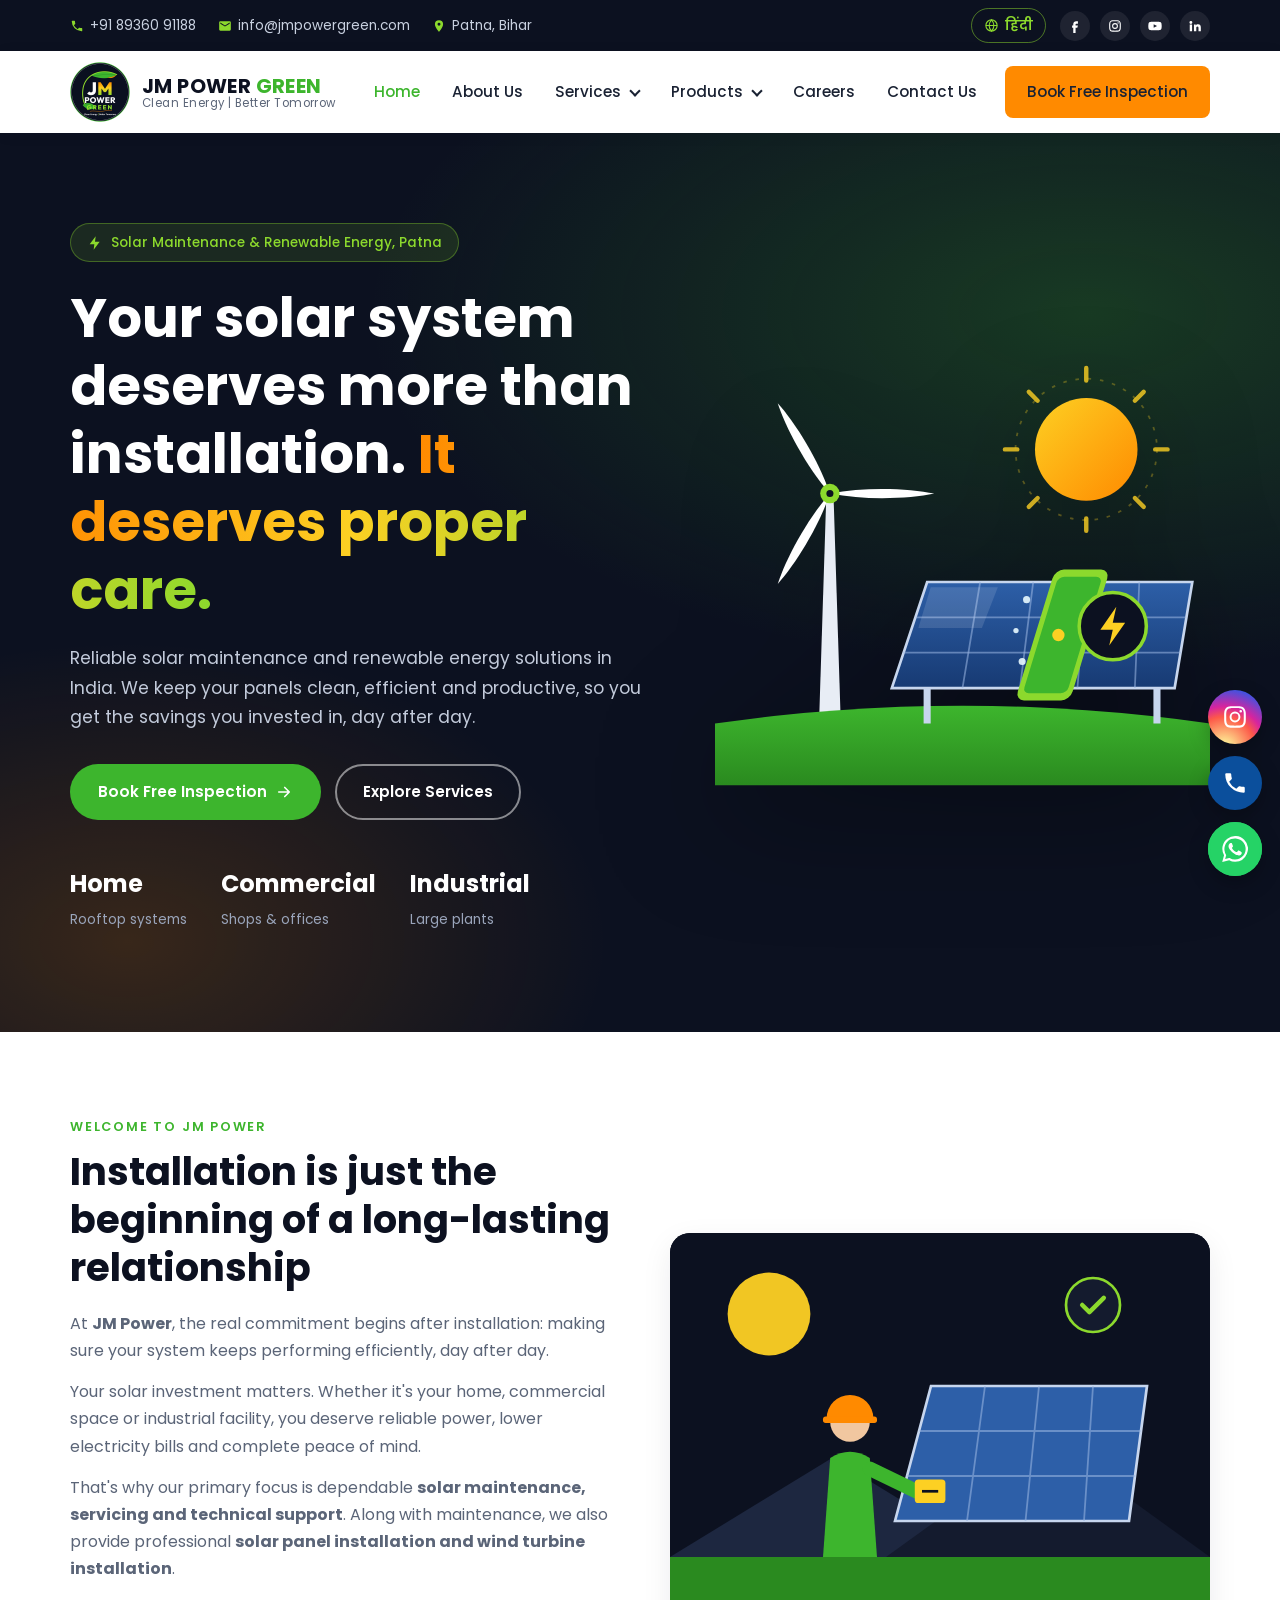
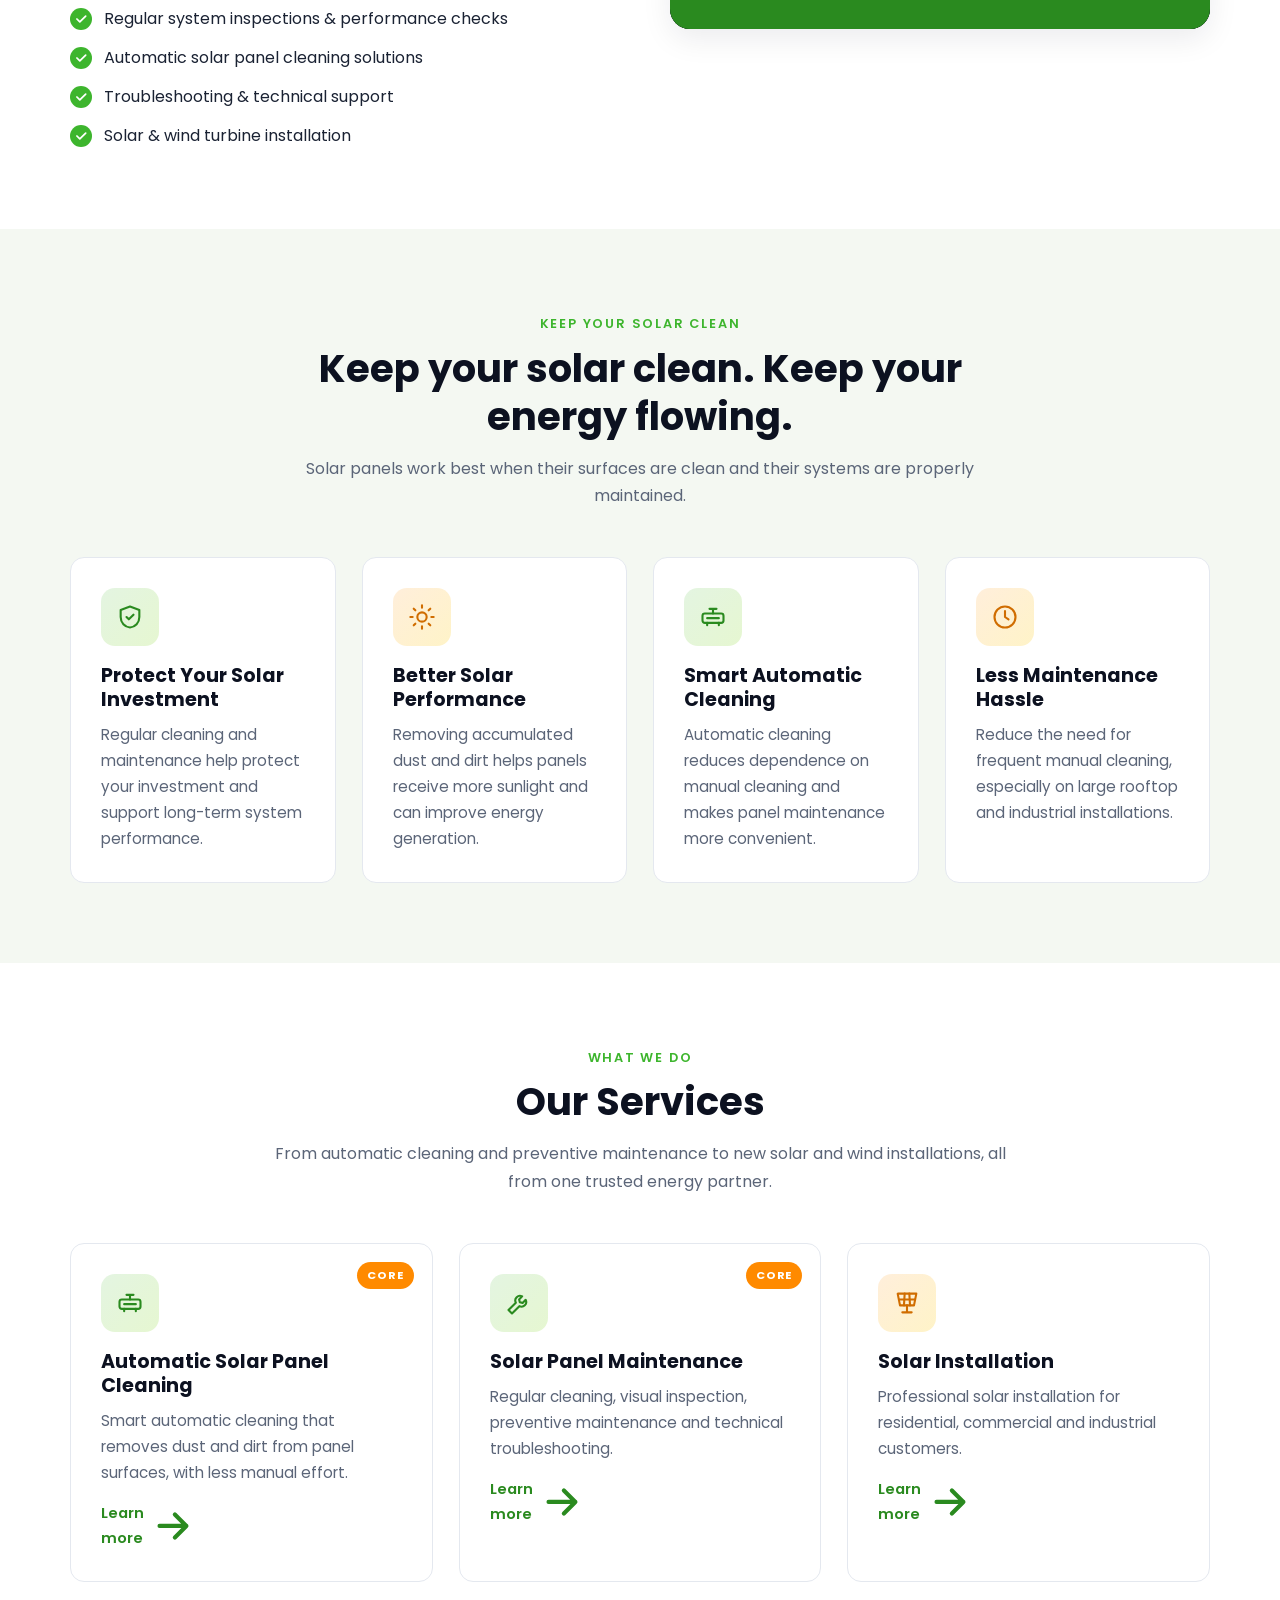
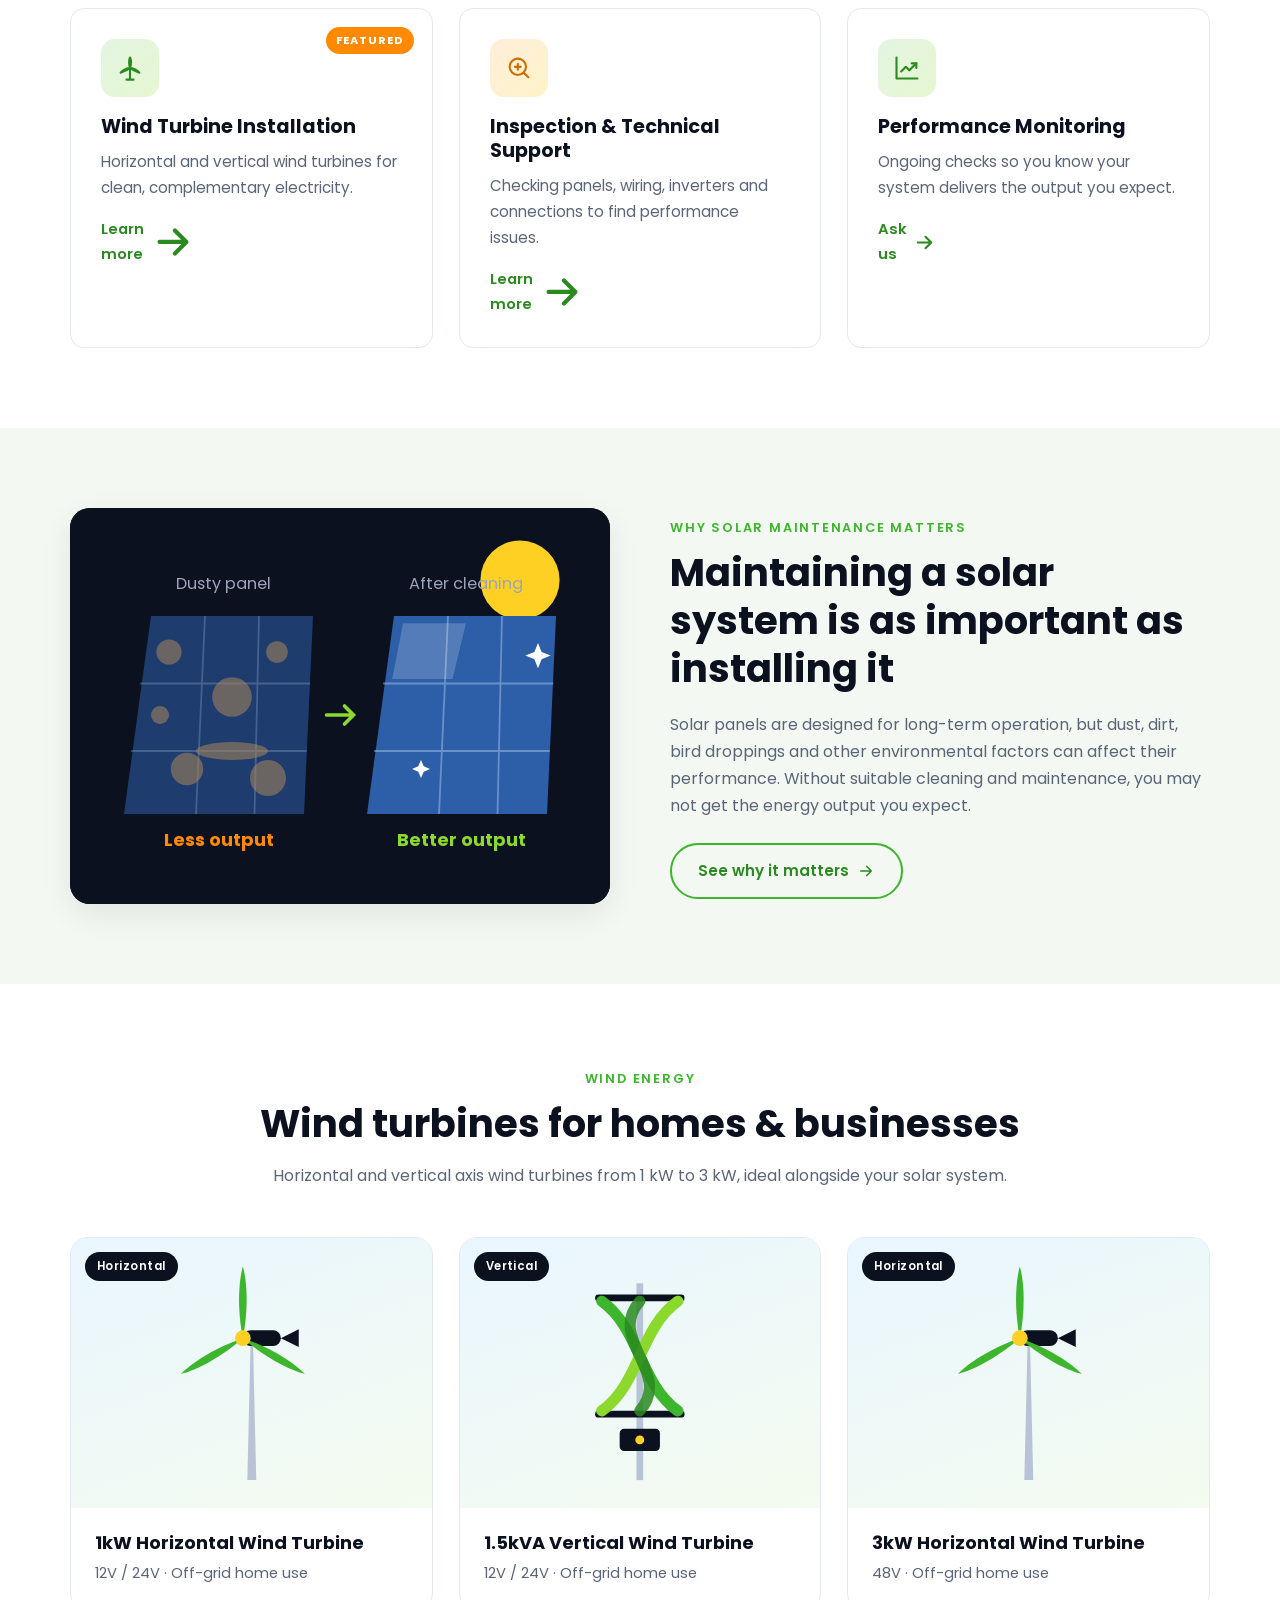
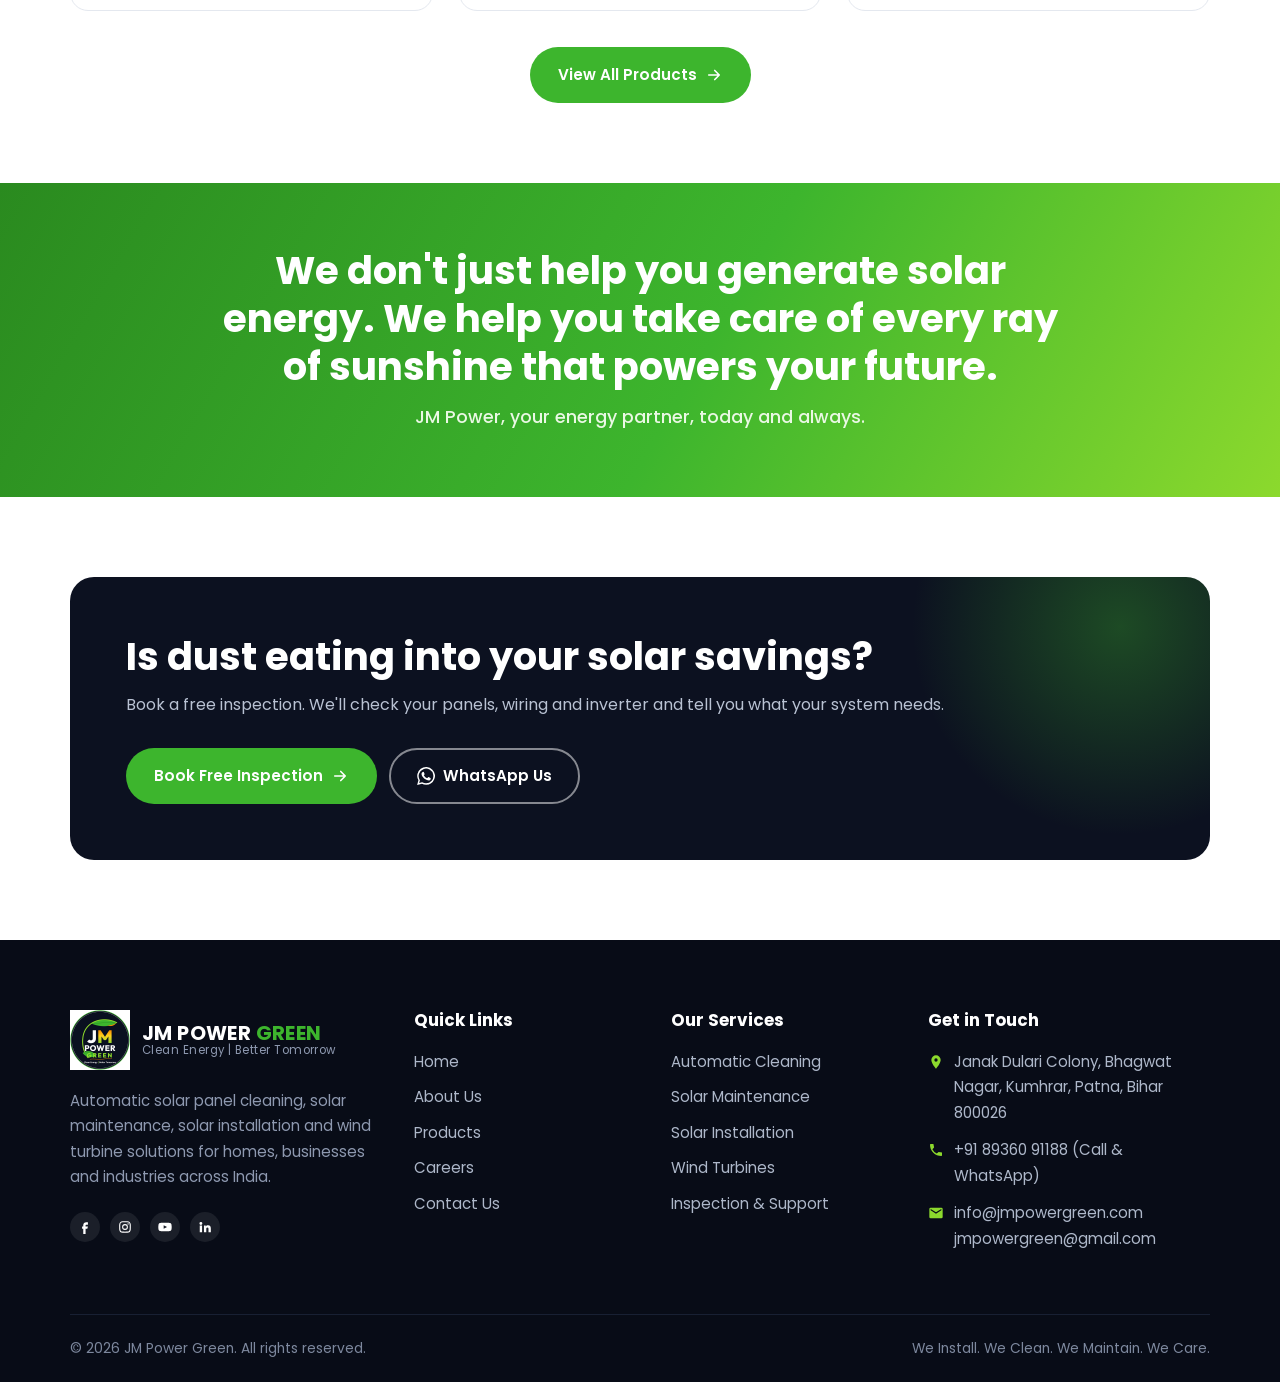
<file: index.html>
<!DOCTYPE html>
<html lang="en">
<head>
<meta charset="utf-8">
<meta name="viewport" content="width=device-width, initial-scale=1">
<title>JM Power Green | Solar Panel Cleaning, Maintenance & Wind Turbines in Patna</title>
<meta name="description" content="JM Power Green provides automatic solar panel cleaning, solar maintenance, solar installation and wind turbine installation in Patna, Bihar and across India.">
<link rel="canonical" href="https://www.jmpowergreen.com/">
<link rel="alternate" hreflang="en" href="https://www.jmpowergreen.com/">
<link rel="alternate" hreflang="hi" href="https://www.jmpowergreen.com/hi/">
<link rel="alternate" hreflang="x-default" href="https://www.jmpowergreen.com/">
<meta property="og:title" content="JM Power Green | Solar Panel Cleaning, Maintenance & Wind Turbines in Patna">
<meta property="og:description" content="JM Power Green provides automatic solar panel cleaning, solar maintenance, solar installation and wind turbine installation in Patna, Bihar and across India.">
<meta property="og:image" content="https://www.jmpowergreen.com/images/logo-512.png">
<meta name="theme-color" content="#0c1120">
<link rel="icon" type="image/png" href="images/favicon.png">
<link rel="preconnect" href="https://fonts.googleapis.com">
<link rel="preconnect" href="https://fonts.gstatic.com" crossorigin>
<link href="https://fonts.googleapis.com/css2?family=Poppins:wght@400;500;600;700&display=swap" rel="stylesheet">
<link rel="stylesheet" href="css/style.css">
</head>
<body>
<div class="topbar"><div class="container">
 <div class="tb-left">
  <span><svg viewBox="0 0 24 24" aria-hidden="true"><path d="M6.6 10.8a15.1 15.1 0 006.6 6.6l2.2-2.2a1 1 0 011-.25 11.4 11.4 0 003.6.57 1 1 0 011 1V20a1 1 0 01-1 1A17 17 0 013 4a1 1 0 011-1h3.5a1 1 0 011 1c0 1.25.2 2.45.57 3.57a1 1 0 01-.25 1z"/></svg><a href="tel:+918936091188">+91 89360 91188</a></span>
  <span><svg viewBox="0 0 24 24" aria-hidden="true"><path d="M20 4H4a2 2 0 00-2 2v12a2 2 0 002 2h16a2 2 0 002-2V6a2 2 0 00-2-2zm0 4-8 5-8-5V6l8 5 8-5v2z"/></svg><a href="mailto:info@jmpowergreen.com">info@jmpowergreen.com</a></span>
  <span class="hide-sm"><svg viewBox="0 0 24 24" aria-hidden="true"><path d="M12 2a7 7 0 00-7 7c0 5.2 7 13 7 13s7-7.8 7-13a7 7 0 00-7-7zm0 9.5A2.5 2.5 0 1112 6.5a2.5 2.5 0 010 5z"/></svg>Patna, Bihar</span>
 </div>
 <div class="tb-right"><a class="lang-switch" href="hi/index.html" hreflang="hi" lang="hi" title="हिंदी में देखें"><svg viewBox="0 0 24 24" aria-hidden="true"><circle cx="12" cy="12" r="9"/><path d="M3 12h18M12 3c2.5 2.7 3.8 5.7 3.8 9s-1.3 6.3-3.8 9c-2.5-2.7-3.8-5.7-3.8-9S9.5 5.7 12 3z"/></svg>हिंदी</a><div class="socials"><a href="#" target="_blank" rel="noopener" aria-label="Facebook"><svg viewBox="0 0 24 24" aria-hidden="true"><path d="M14 8h3V4h-3c-2.8 0-5 2.2-5 5v2H7v4h2v9h4v-9h3l1-4h-4V9c0-.6.4-1 1-1z"/></svg></a><a href="#" target="_blank" rel="noopener" aria-label="Instagram"><svg viewBox="0 0 24 24" aria-hidden="true"><path d="M12 7a5 5 0 100 10 5 5 0 000-10zm0 8.2a3.2 3.2 0 110-6.4 3.2 3.2 0 010 6.4zM17.3 5.5a1.2 1.2 0 100 2.4 1.2 1.2 0 000-2.4zM12 2c-2.7 0-3 0-4.1.1C4.4 2.3 2.3 4.4 2.1 7.9 2 9 2 9.3 2 12s0 3 .1 4.1c.2 3.5 2.3 5.6 5.8 5.8 1.1.1 1.4.1 4.1.1s3 0 4.1-.1c3.5-.2 5.6-2.3 5.8-5.8.1-1.1.1-1.4.1-4.1s0-3-.1-4.1c-.2-3.5-2.3-5.6-5.8-5.8C15 2 14.7 2 12 2zm0 1.8c2.7 0 3 0 4 .1 2.6.1 3.9 1.4 4 4 .1 1 .1 1.3.1 4s0 3-.1 4c-.1 2.6-1.4 3.9-4 4-1 .1-1.3.1-4 .1s-3 0-4-.1c-2.6-.1-3.9-1.4-4-4-.1-1-.1-1.3-.1-4s0-3 .1-4c.1-2.6 1.4-3.9 4-4 1-.1 1.3-.1 4-.1z"/></svg></a><a href="#" target="_blank" rel="noopener" aria-label="Youtube"><svg viewBox="0 0 24 24" aria-hidden="true"><path d="M23 7.2a3 3 0 00-2.1-2.1C19 4.6 12 4.6 12 4.6s-7 0-8.9.5A3 3 0 001 7.2 31 31 0 00.5 12 31 31 0 001 16.8a3 3 0 002.1 2.1c1.9.5 8.9.5 8.9.5s7 0 8.9-.5a3 3 0 002.1-2.1 31 31 0 00.5-4.8 31 31 0 00-.5-4.8zM9.7 15V9l5.8 3-5.8 3z"/></svg></a><a href="#" target="_blank" rel="noopener" aria-label="Linkedin"><svg viewBox="0 0 24 24" aria-hidden="true"><path d="M4.98 3.5a2.5 2.5 0 11-.02 5 2.5 2.5 0 01.02-5zM3 9.5h4V21H3V9.5zM9.5 9.5h3.8v1.6h.1c.5-1 1.8-2 3.8-2 4 0 4.8 2.6 4.8 6V21h-4v-5.2c0-1.2 0-2.9-1.8-2.9s-2 1.4-2 2.8V21h-4V9.5z"/></svg></a></div></div>
</div></div>
<header class="header"><div class="container">
 <a class="brand" href="index.html" aria-label="JM Power Green home">
  <img src="images/logo.png" alt="JM Power Green logo" width="60" height="60">
  <span class="bt"><strong>JM POWER <em>GREEN</em></strong><small>Clean Energy | Better Tomorrow</small></span>
 </a>
 <nav class="nav" aria-label="Main">
  <a href="index.html" class="active">Home</a><a href="about.html">About Us</a><div class="dd"><a href="services.html">Services</a><div class="dd-menu"><a href="services.html#automatic-cleaning">Automatic Solar Panel Cleaning</a><a href="services.html#maintenance">Solar Panel Maintenance</a><a href="services.html#installation">Solar Installation</a><a href="services.html#wind">Wind Turbine Installation</a><a href="services.html#inspection">Inspection &amp; Technical Support</a></div></div><div class="dd"><a href="products.html">Products</a><div class="dd-menu"><a href="products.html">Wind Turbines</a><a href="products.html#enquire">Get a Price Quote</a></div></div><a href="careers.html">Careers</a><a href="contact.html">Contact Us</a>
  <a class="btn btn-orange" href="contact.html#form">Book Free Inspection</a>
 </nav>
 <a class="lang-switch lang-mobile" href="hi/index.html" hreflang="hi" lang="hi" title="हिंदी में देखें"><svg viewBox="0 0 24 24" aria-hidden="true"><circle cx="12" cy="12" r="9"/><path d="M3 12h18M12 3c2.5 2.7 3.8 5.7 3.8 9s-1.3 6.3-3.8 9c-2.5-2.7-3.8-5.7-3.8-9S9.5 5.7 12 3z"/></svg>हिंदी</a>
 <button class="menu-toggle" aria-label="Open menu" aria-expanded="false"><span></span><span></span><span></span></button>
</div></header>
<main>

<section class="hero"><div class="container">
 <div>
  <span class="badge"><svg viewBox="0 0 24 24" aria-hidden="true"><path fill="currentColor" d="M13 2L4 14h7l-1 8 9-12h-7l1-8z"/></svg> Solar Maintenance &amp; Renewable Energy, Patna</span>
  <h1>Your solar system deserves more than installation. <span class="accent">It deserves proper care.</span></h1>
  <p>Reliable solar maintenance and renewable energy solutions in India. We keep your panels clean, efficient and productive, so you get the savings you invested in, day after day.</p>
  <div class="actions">
   <a class="btn btn-primary" href="contact.html#form">Book Free Inspection <svg viewBox="0 0 24 24" fill="none" stroke="currentColor" stroke-width="2.2" stroke-linecap="round" stroke-linejoin="round" aria-hidden="true"><path d="M5 12h14M13 6l6 6-6 6"/></svg></a>
   <a class="btn btn-outline" href="services.html">Explore Services</a>
  </div>
  <div class="hero-stats">
   <div><strong>Home</strong><span>Rooftop systems</span></div>
   <div><strong>Commercial</strong><span>Shops &amp; offices</span></div>
   <div><strong>Industrial</strong><span>Large plants</span></div>
  </div>
 </div>
 <div class="hero-art"><svg viewBox="0 0 560 480" role="img" aria-label="Solar panels being cleaned automatically next to a wind turbine under the sun">
<defs>
 <linearGradient id="sunG" x1="0" y1="0" x2="1" y2="1"><stop offset="0" stop-color="#fdd023"/><stop offset="1" stop-color="#ff8a00"/></linearGradient>
 <linearGradient id="panG" x1="0" y1="0" x2="0" y2="1"><stop offset="0" stop-color="#2d5fa8"/><stop offset="1" stop-color="#173a73"/></linearGradient>
 <linearGradient id="grnd" x1="0" y1="0" x2="0" y2="1"><stop offset="0" stop-color="#3db52d"/><stop offset="1" stop-color="#2a8a1f"/></linearGradient>
</defs>
<circle cx="420" cy="100" r="58" fill="url(#sunG)"/>
<circle cx="420" cy="100" r="80" fill="none" stroke="#fdd023" stroke-opacity=".3" stroke-width="2" stroke-dasharray="4 10"/>
<g stroke="#fdd023" stroke-width="5" stroke-linecap="round" opacity=".8">
 <path d="M420 8v14M420 178v14M328 100h14M498 100h14M355 35l10 10M475 155l10 10M355 165l10-10M475 45l10-10"/></g>
<!-- wind turbine -->
<g>
 <path d="M118 400 L126 150 L134 150 L142 400 Z" fill="#e8edf5"/>
 <g transform="translate(130 150)">
  <g>
   <animateTransform attributeName="transform" type="rotate" from="0" to="360" dur="7s" repeatCount="indefinite"/>
   <path d="M0 0 C -8 -40 -6 -90 0 -118 C 6 -90 8 -40 0 0Z" fill="#fff"/>
   <path d="M0 0 C -8 -40 -6 -90 0 -118 C 6 -90 8 -40 0 0Z" fill="#fff" transform="rotate(120)"/>
   <path d="M0 0 C -8 -40 -6 -90 0 -118 C 6 -90 8 -40 0 0Z" fill="#fff" transform="rotate(240)"/>
  </g>
  <circle r="11" fill="#8cd92d"/><circle r="4" fill="#0c1120"/>
 </g>
</g>
<!-- ground -->
<path d="M0 410 Q280 370 560 410 V480 H0Z" fill="url(#grnd)"/>
<!-- panel array -->
<g transform="translate(200 250)">
 <path d="M0 120 L40 0 H340 L320 120 Z" fill="url(#panG)" stroke="#c7d6ee" stroke-width="3"/>
 <g stroke="#9db8e3" stroke-opacity=".55" stroke-width="2">
  <path d="M13 80 H327 M27 40 H333"/>
  <path d="M100 0 L80 120 M160 0 L145 120 M220 0 L210 120 M280 0 L275 120"/>
 </g>
 <path d="M44 6 L120 6 L102 52 L30 52Z" fill="#fff" opacity=".12"/>
 <!-- cleaning robot -->
 <g>
  <animateTransform attributeName="transform" type="translate" values="0 0; 210 0; 0 0" dur="6s" repeatCount="indefinite"/>
  <rect x="58" y="-14" width="62" height="148" rx="10" fill="#8cd92d" transform="skewX(-17)"/>
  <rect x="64" y="-6" width="50" height="132" rx="7" fill="#3db52d" transform="skewX(-17)"/>
  <circle cx="66" cy="60" r="7" fill="#fdd023"/>
  <g fill="#e8f9ff" opacity=".9"><circle cx="30" cy="20" r="4"/><circle cx="18" cy="55" r="3"/><circle cx="25" cy="90" r="4"/></g>
 </g>
 <path d="M40 120 v40 M300 120 v40" stroke="#c7d6ee" stroke-width="8"/>
</g>
<!-- bolt badge -->
<g transform="translate(450 300)">
 <circle r="38" fill="#0c1120" stroke="#8cd92d" stroke-width="4"/>
 <path d="M4 -22 L-14 4 H0 L-4 22 L14 -4 H0 Z" fill="#fdd023"/>
</g>
</svg></div>
</div></section>

<section class="section"><div class="container split">
 <div class="reveal">
  <span class="eyebrow">Welcome to JM Power</span>
  <h2>Installation is just the beginning of a long-lasting relationship</h2>
  <p>At <strong>JM Power</strong>, the real commitment begins after installation: making sure your system keeps performing efficiently, day after day.</p>
  <p>Your solar investment matters. Whether it's your home, commercial space or industrial facility, you deserve reliable power, lower electricity bills and complete peace of mind.</p>
  <p>That's why our primary focus is dependable <strong>solar maintenance, servicing and technical support</strong>. Along with maintenance, we also provide professional <strong>solar panel installation and wind turbine installation</strong>.</p>
  <ul class="checklist">
   <li>Regular system inspections &amp; performance checks</li>
   <li>Automatic solar panel cleaning solutions</li>
   <li>Troubleshooting &amp; technical support</li>
   <li>Solar &amp; wind turbine installation</li>
  </ul>
 </div>
 <div class="visual reveal"><svg viewBox="0 0 600 440" role="img" aria-label="Technician inspecting a rooftop solar system">
<rect width="600" height="440" fill="#0c1120"/>
<circle cx="110" cy="90" r="46" fill="#fdd023" opacity=".95"/>
<path d="M0 360 L180 250 L360 360Z" fill="#1d2740"/>
<path d="M240 360 L420 230 L600 360Z" fill="#141b2e"/>
<rect y="360" width="600" height="80" fill="#2a8a1f"/>
<g transform="translate(250 170)">
 <path d="M0 150 L40 0 H280 L260 150Z" fill="#2d5fa8" stroke="#c7d6ee" stroke-width="3"/>
 <g stroke="#9db8e3" stroke-opacity=".55" stroke-width="2"><path d="M13 100 H267 M27 50 H273 M100 0 L80 150 M160 0 L145 150 M220 0 L210 150"/></g>
</g>
<g transform="translate(160 170)">
 <circle cx="40" cy="40" r="22" fill="#f1c7a0"/>
 <path d="M14 36 a26 26 0 0 1 52 0 z" fill="#ff8a00"/>
 <rect x="10" y="34" width="60" height="7" rx="3" fill="#ff8a00"/>
 <path d="M10 190 L18 80 Q40 66 62 80 L70 190Z" fill="#3db52d"/>
 <path d="M62 92 L120 120" stroke="#3db52d" stroke-width="16" stroke-linecap="round"/>
 <rect x="112" y="104" width="34" height="26" rx="4" fill="#fdd023"/>
 <path d="M120 117h18" stroke="#0c1120" stroke-width="3"/>
</g>
<g transform="translate(470 80)"><circle r="30" fill="#141b2e" stroke="#8cd92d" stroke-width="3"/><path d="M-12 0 l8 8 16 -16" stroke="#8cd92d" stroke-width="5" fill="none" stroke-linecap="round" stroke-linejoin="round"/></g>
</svg></div>
</div></section>

<section class="section soft"><div class="container">
 <div class="section-head reveal"><span class="eyebrow">Keep Your Solar Clean</span><h2>Keep your solar clean. Keep your energy flowing.</h2>
 <p>Solar panels work best when their surfaces are clean and their systems are properly maintained.</p></div>
 <div class="grid g4">
  <div class="card reveal"><div class="icon "><svg viewBox="0 0 24 24" aria-hidden="true"><path d="M12 3l8 3v6c0 5-3.5 8.5-8 9-4.5-.5-8-4-8-9V6l8-3z"/><path d="M9 12l2 2 4-4"/></svg></div><h3>Protect Your Solar Investment</h3><p>Regular cleaning and maintenance help protect your investment and support long-term system performance.</p></div>
  <div class="card reveal"><div class="icon orange"><svg viewBox="0 0 24 24" aria-hidden="true"><circle cx="12" cy="12" r="4"/><path d="M12 2v2M12 20v2M4.9 4.9l1.4 1.4M17.7 17.7l1.4 1.4M2 12h2M20 12h2M4.9 19.1l1.4-1.4M17.7 6.3l1.4-1.4"/></svg></div><h3>Better Solar Performance</h3><p>Removing accumulated dust and dirt helps panels receive more sunlight and can improve energy generation.</p></div>
  <div class="card reveal"><div class="icon "><svg viewBox="0 0 24 24" aria-hidden="true"><rect x="3" y="9" width="18" height="8" rx="2"/><path d="M7 17v2M17 17v2M12 9V5M9 5h6M7 13h10"/></svg></div><h3>Smart Automatic Cleaning</h3><p>Automatic cleaning reduces dependence on manual cleaning and makes panel maintenance more convenient.</p></div>
  <div class="card reveal"><div class="icon orange"><svg viewBox="0 0 24 24" aria-hidden="true"><circle cx="12" cy="12" r="9"/><path d="M12 7v5l3 2"/></svg></div><h3>Less Maintenance Hassle</h3><p>Reduce the need for frequent manual cleaning, especially on large rooftop and industrial installations.</p></div>
 </div>
</div></section>

<section class="section"><div class="container">
 <div class="section-head reveal"><span class="eyebrow">What We Do</span><h2>Our Services</h2>
 <p>From automatic cleaning and preventive maintenance to new solar and wind installations, all from one trusted energy partner.</p></div>
 <div class="grid g3">
  <div class="card reveal"><span class="tag">Core</span><div class="icon "><svg viewBox="0 0 24 24" aria-hidden="true"><rect x="3" y="9" width="18" height="8" rx="2"/><path d="M7 17v2M17 17v2M12 9V5M9 5h6M7 13h10"/></svg></div><h3>Automatic Solar Panel Cleaning</h3><p>Smart automatic cleaning that removes dust and dirt from panel surfaces, with less manual effort.</p><a class="more" href="services.html#automatic-cleaning">Learn more <svg viewBox="0 0 24 24" fill="none" stroke="currentColor" stroke-width="2.2" stroke-linecap="round" stroke-linejoin="round" aria-hidden="true"><path d="M5 12h14M13 6l6 6-6 6"/></svg></a></div>
  <div class="card reveal"><span class="tag">Core</span><div class="icon "><svg viewBox="0 0 24 24" aria-hidden="true"><path d="M14.7 6.3a4 4 0 00-5.4 5.4L3 18l3 3 6.3-6.3a4 4 0 005.4-5.4l-2.6 2.6-2.4-.6-.6-2.4 2.6-2.6z"/></svg></div><h3>Solar Panel Maintenance</h3><p>Regular cleaning, visual inspection, preventive maintenance and technical troubleshooting.</p><a class="more" href="services.html#maintenance">Learn more <svg viewBox="0 0 24 24" fill="none" stroke="currentColor" stroke-width="2.2" stroke-linecap="round" stroke-linejoin="round" aria-hidden="true"><path d="M5 12h14M13 6l6 6-6 6"/></svg></a></div>
  <div class="card reveal"><div class="icon orange"><svg viewBox="0 0 24 24" aria-hidden="true"><path d="M4 4h16l-2 10H6L4 4z"/><path d="M5.2 9h13.6M10 4l-.6 10M14 4l.6 10M12 14v6M8 20h8"/></svg></div><h3>Solar Installation</h3><p>Professional solar installation for residential, commercial and industrial customers.</p><a class="more" href="services.html#installation">Learn more <svg viewBox="0 0 24 24" fill="none" stroke="currentColor" stroke-width="2.2" stroke-linecap="round" stroke-linejoin="round" aria-hidden="true"><path d="M5 12h14M13 6l6 6-6 6"/></svg></a></div>
  <div class="card reveal"><span class="tag">Featured</span><div class="icon "><svg viewBox="0 0 24 24" aria-hidden="true"><path d="M12 12v10M9 22h6"/><path d="M12 12c-1-3.5-1-6.5 0-9 1.2 2.6 1.2 5.6 0 9z"/><path d="M12 12c3 2 5.4 3.6 8 4-1.6-2.2-4.5-3.6-8-4z"/><path d="M12 12c-3 2-5.4 3.6-8 4 1.6-2.2 4.5-3.6 8-4z"/></svg></div><h3>Wind Turbine Installation</h3><p>Horizontal and vertical wind turbines for clean, complementary electricity.</p><a class="more" href="services.html#wind">Learn more <svg viewBox="0 0 24 24" fill="none" stroke="currentColor" stroke-width="2.2" stroke-linecap="round" stroke-linejoin="round" aria-hidden="true"><path d="M5 12h14M13 6l6 6-6 6"/></svg></a></div>
  <div class="card reveal"><div class="icon orange"><svg viewBox="0 0 24 24" aria-hidden="true"><circle cx="11" cy="11" r="7"/><path d="M20 20l-4-4M8.5 11h5M11 8.5v5"/></svg></div><h3>Inspection &amp; Technical Support</h3><p>Checking panels, wiring, inverters and connections to find performance issues.</p><a class="more" href="services.html#inspection">Learn more <svg viewBox="0 0 24 24" fill="none" stroke="currentColor" stroke-width="2.2" stroke-linecap="round" stroke-linejoin="round" aria-hidden="true"><path d="M5 12h14M13 6l6 6-6 6"/></svg></a></div>
  <div class="card reveal"><div class="icon "><svg viewBox="0 0 24 24" aria-hidden="true"><path d="M3 3v18h18"/><path d="M7 15l4-4 3 3 6-6"/><path d="M16 8h4v4"/></svg></div><h3>Performance Monitoring</h3><p>Ongoing checks so you know your system delivers the output you expect.</p><a class="more" href="contact.html#form">Ask us <svg viewBox="0 0 24 24" fill="none" stroke="currentColor" stroke-width="2.2" stroke-linecap="round" stroke-linejoin="round" aria-hidden="true"><path d="M5 12h14M13 6l6 6-6 6"/></svg></a></div>
 </div>
</div></section>

<section class="section soft"><div class="container">
 <div class="split">
  <div class="visual reveal"><svg viewBox="0 0 600 440" role="img" aria-label="Dusty solar panel next to a clean solar panel">
<rect width="600" height="440" fill="#0c1120"/>
<circle cx="500" cy="80" r="44" fill="#fdd023"/>
<g transform="translate(60 120)">
 <text x="110" y="-30" fill="#9aa5bb" font-family="Poppins,Arial" font-size="18" text-anchor="middle">Dusty panel</text>
 <path d="M0 220 L30 0 H210 L200 220Z" fill="#1f3c6e"/>
 <g stroke="#6f86b0" stroke-opacity=".5" stroke-width="2"><path d="M8 150 H203 M18 75 H207 M90 0 L80 220 M150 0 L145 220"/></g>
 <g fill="#a8875a" opacity=".55"><circle cx="50" cy="40" r="14"/><circle cx="120" cy="90" r="22"/><circle cx="70" cy="170" r="18"/><circle cx="170" cy="40" r="12"/><circle cx="160" cy="180" r="20"/><circle cx="40" cy="110" r="10"/><ellipse cx="120" cy="150" rx="40" ry="10"/></g>
 <text x="105" y="255" fill="#ff8a00" font-family="Poppins,Arial" font-size="20" font-weight="700" text-anchor="middle">Less output</text>
</g>
<g transform="translate(330 120)">
 <text x="110" y="-30" fill="#9aa5bb" font-family="Poppins,Arial" font-size="18" text-anchor="middle">After cleaning</text>
 <path d="M0 220 L30 0 H210 L200 220Z" fill="#2d5fa8"/>
 <g stroke="#9db8e3" stroke-opacity=".55" stroke-width="2"><path d="M8 150 H203 M18 75 H207 M90 0 L80 220 M150 0 L145 220"/></g>
 <path d="M40 8 L110 8 L95 70 L28 70Z" fill="#fff" opacity=".18"/>
 <g fill="#fff"><path d="M190 30 l4 10 10 4 -10 4 -4 10 -4 -10 -10 -4 10 -4z"/><path d="M60 160 l3 7 7 3 -7 3 -3 7 -3 -7 -7 -3 7 -3z"/></g>
 <text x="105" y="255" fill="#8cd92d" font-family="Poppins,Arial" font-size="20" font-weight="700" text-anchor="middle">Better output</text>
</g>
<path d="M285 230 h30 m-10 -10 l10 10 -10 10" stroke="#8cd92d" stroke-width="4" fill="none" stroke-linecap="round"/>
</svg></div>
  <div class="reveal">
   <span class="eyebrow">Why Solar Maintenance Matters</span>
   <h2>Maintaining a solar system is as important as installing it</h2>
   <p>Solar panels are designed for long-term operation, but dust, dirt, bird droppings and other environmental factors can affect their performance. Without suitable cleaning and maintenance, you may not get the energy output you expect.</p>
   <a class="btn btn-ghost" style="margin-top:24px" href="about.html#why">See why it matters <svg viewBox="0 0 24 24" fill="none" stroke="currentColor" stroke-width="2.2" stroke-linecap="round" stroke-linejoin="round" aria-hidden="true"><path d="M5 12h14M13 6l6 6-6 6"/></svg></a>
  </div>
 </div>
</div></section>

<section class="section"><div class="container">
 <div class="section-head reveal"><span class="eyebrow">Wind Energy</span><h2>Wind turbines for homes &amp; businesses</h2>
 <p>Horizontal and vertical axis wind turbines from 1 kW to 3 kW, ideal alongside your solar system.</p></div>
 <div class="grid g3">
  <a class="product reveal" href="products.html" data-type="h"><div class="pimg"><span class="ptype">Horizontal</span><svg viewBox="0 0 200 200" aria-hidden="true">
<path d="M96 196 L99 70 h2 L104 196Z" fill="#b8c3d6"/>
<rect x="92" y="62" width="34" height="14" rx="7" fill="#0c1120"/>
<g transform="translate(92 69)">
 <path d="M0 0 C -5 -25 -4 -50 0 -64 C 4 -50 5 -25 0 0Z" fill="#3db52d"/>
 <path d="M0 0 C -5 -25 -4 -50 0 -64 C 4 -50 5 -25 0 0Z" fill="#3db52d" transform="rotate(120)"/>
 <path d="M0 0 C -5 -25 -4 -50 0 -64 C 4 -50 5 -25 0 0Z" fill="#3db52d" transform="rotate(240)"/>
 <circle r="7" fill="#fdd023"/>
</g>
<path d="M126 69 l16 -8 v16z" fill="#0c1120"/>
</svg></div><div class="pbody"><h3>1kW Horizontal Wind Turbine</h3><p style="margin-top:6px;font-size:.92rem">12V / 24V &middot; Off-grid home use</p></div></a><a class="product reveal" href="products.html" data-type="v"><div class="pimg"><span class="ptype">Vertical</span><svg viewBox="0 0 200 200" aria-hidden="true">
<rect x="97" y="20" width="6" height="176" fill="#b8c3d6"/>
<rect x="60" y="30" width="80" height="6" rx="3" fill="#0c1120"/>
<rect x="60" y="134" width="80" height="6" rx="3" fill="#0c1120"/>
<path d="M66 36 C 100 60, 100 110, 134 134" stroke="#3db52d" stroke-width="10" fill="none" stroke-linecap="round"/>
<path d="M134 36 C 100 60, 100 110, 66 134" stroke="#8cd92d" stroke-width="10" fill="none" stroke-linecap="round"/>
<path d="M100 36 C 70 70, 130 100, 100 134" stroke="#2a8a1f" stroke-width="10" fill="none" stroke-linecap="round" opacity=".85"/>
<rect x="82" y="150" width="36" height="20" rx="4" fill="#0c1120"/>
<circle cx="100" cy="160" r="4" fill="#fdd023"/>
</svg></div><div class="pbody"><h3>1.5kVA Vertical Wind Turbine</h3><p style="margin-top:6px;font-size:.92rem">12V / 24V &middot; Off-grid home use</p></div></a><a class="product reveal" href="products.html" data-type="h"><div class="pimg"><span class="ptype">Horizontal</span><svg viewBox="0 0 200 200" aria-hidden="true">
<path d="M96 196 L99 70 h2 L104 196Z" fill="#b8c3d6"/>
<rect x="92" y="62" width="34" height="14" rx="7" fill="#0c1120"/>
<g transform="translate(92 69)">
 <path d="M0 0 C -5 -25 -4 -50 0 -64 C 4 -50 5 -25 0 0Z" fill="#3db52d"/>
 <path d="M0 0 C -5 -25 -4 -50 0 -64 C 4 -50 5 -25 0 0Z" fill="#3db52d" transform="rotate(120)"/>
 <path d="M0 0 C -5 -25 -4 -50 0 -64 C 4 -50 5 -25 0 0Z" fill="#3db52d" transform="rotate(240)"/>
 <circle r="7" fill="#fdd023"/>
</g>
<path d="M126 69 l16 -8 v16z" fill="#0c1120"/>
</svg></div><div class="pbody"><h3>3kW Horizontal Wind Turbine</h3><p style="margin-top:6px;font-size:.92rem">48V &middot; Off-grid home use</p></div></a>
 </div>
 <div style="text-align:center;margin-top:36px"><a class="btn btn-primary" href="products.html">View All Products <svg viewBox="0 0 24 24" fill="none" stroke="currentColor" stroke-width="2.2" stroke-linecap="round" stroke-linejoin="round" aria-hidden="true"><path d="M5 12h14M13 6l6 6-6 6"/></svg></a></div>
</div></section>

<section class="quote-band"><div class="container reveal">
 <h2>We don't just help you generate solar energy. We help you take care of every ray of sunshine that powers your future.</h2>
 <p>JM Power, your energy partner, today and always.</p>
</div></section>

<section class="section"><div class="container"><div class="cta reveal">
<div><h2>Is dust eating into your solar savings?</h2><p>Book a free inspection. We'll check your panels, wiring and inverter and tell you what your system needs.</p></div>
<div class="actions"><a class="btn btn-primary" href="contact.html#form">Book Free Inspection <svg viewBox="0 0 24 24" fill="none" stroke="currentColor" stroke-width="2.2" stroke-linecap="round" stroke-linejoin="round" aria-hidden="true"><path d="M5 12h14M13 6l6 6-6 6"/></svg></a>
<a class="btn btn-outline" href="https://wa.me/918936091188?text=Hello%20JM%20Power%2C%20I%20would%20like%20to%20book%20a%20free%20solar%20inspection." target="_blank" rel="noopener"><svg viewBox="0 0 24 24" fill="currentColor" aria-hidden="true"><path d="M17.5 14.4c-.3-.1-1.8-.9-2-1-.3-.1-.5-.1-.7.1l-.9 1.2c-.2.2-.3.2-.6.1a8 8 0 01-2.4-1.5 9 9 0 01-1.6-2c-.2-.3 0-.5.1-.6l.4-.5.3-.5v-.5l-.9-2.2c-.2-.6-.5-.5-.7-.5h-.6a1.1 1.1 0 00-.8.4 3.4 3.4 0 00-1.1 2.5 5.9 5.9 0 001.2 3.1 13.4 13.4 0 005.2 4.6c1.9.8 2.7.9 3.6.8a3.1 3.1 0 002-1.4 2.5 2.5 0 00.2-1.4c-.1-.1-.3-.2-.6-.3zM12 21.8a9.8 9.8 0 01-5-1.4l-.4-.2-3.7 1 1-3.6-.2-.4A9.8 9.8 0 1112 21.8zM20.5 3.5A11.8 11.8 0 001.9 17.7L.2 24l6.4-1.7a11.8 11.8 0 005.6 1.4A11.9 11.9 0 0020.5 3.5z"/></svg> WhatsApp Us</a></div>
</div></div></section>

</main>
<footer class="footer"><div class="container">
 <div class="cols">
  <div>
   <a class="brand" href="index.html"><img src="images/logo.png" alt="JM Power Green logo" width="60" height="60"><span class="bt"><strong>JM POWER <em>GREEN</em></strong><small>Clean Energy | Better Tomorrow</small></span></a>
   <p class="about-f">Automatic solar panel cleaning, solar maintenance, solar installation and wind turbine solutions for homes, businesses and industries across India.</p>
   <div class="socials"><a href="#" target="_blank" rel="noopener" aria-label="Facebook"><svg viewBox="0 0 24 24" aria-hidden="true"><path d="M14 8h3V4h-3c-2.8 0-5 2.2-5 5v2H7v4h2v9h4v-9h3l1-4h-4V9c0-.6.4-1 1-1z"/></svg></a><a href="#" target="_blank" rel="noopener" aria-label="Instagram"><svg viewBox="0 0 24 24" aria-hidden="true"><path d="M12 7a5 5 0 100 10 5 5 0 000-10zm0 8.2a3.2 3.2 0 110-6.4 3.2 3.2 0 010 6.4zM17.3 5.5a1.2 1.2 0 100 2.4 1.2 1.2 0 000-2.4zM12 2c-2.7 0-3 0-4.1.1C4.4 2.3 2.3 4.4 2.1 7.9 2 9 2 9.3 2 12s0 3 .1 4.1c.2 3.5 2.3 5.6 5.8 5.8 1.1.1 1.4.1 4.1.1s3 0 4.1-.1c3.5-.2 5.6-2.3 5.8-5.8.1-1.1.1-1.4.1-4.1s0-3-.1-4.1c-.2-3.5-2.3-5.6-5.8-5.8C15 2 14.7 2 12 2zm0 1.8c2.7 0 3 0 4 .1 2.6.1 3.9 1.4 4 4 .1 1 .1 1.3.1 4s0 3-.1 4c-.1 2.6-1.4 3.9-4 4-1 .1-1.3.1-4 .1s-3 0-4-.1c-2.6-.1-3.9-1.4-4-4-.1-1-.1-1.3-.1-4s0-3 .1-4c.1-2.6 1.4-3.9 4-4 1-.1 1.3-.1 4-.1z"/></svg></a><a href="#" target="_blank" rel="noopener" aria-label="Youtube"><svg viewBox="0 0 24 24" aria-hidden="true"><path d="M23 7.2a3 3 0 00-2.1-2.1C19 4.6 12 4.6 12 4.6s-7 0-8.9.5A3 3 0 001 7.2 31 31 0 00.5 12 31 31 0 001 16.8a3 3 0 002.1 2.1c1.9.5 8.9.5 8.9.5s7 0 8.9-.5a3 3 0 002.1-2.1 31 31 0 00.5-4.8 31 31 0 00-.5-4.8zM9.7 15V9l5.8 3-5.8 3z"/></svg></a><a href="#" target="_blank" rel="noopener" aria-label="Linkedin"><svg viewBox="0 0 24 24" aria-hidden="true"><path d="M4.98 3.5a2.5 2.5 0 11-.02 5 2.5 2.5 0 01.02-5zM3 9.5h4V21H3V9.5zM9.5 9.5h3.8v1.6h.1c.5-1 1.8-2 3.8-2 4 0 4.8 2.6 4.8 6V21h-4v-5.2c0-1.2 0-2.9-1.8-2.9s-2 1.4-2 2.8V21h-4V9.5z"/></svg></a></div>
  </div>
  <div><h4>Quick Links</h4><ul><li><a href="index.html">Home</a></li><li><a href="about.html">About Us</a></li><li><a href="products.html">Products</a></li><li><a href="careers.html">Careers</a></li><li><a href="contact.html">Contact Us</a></li></ul></div>
  <div><h4>Our Services</h4><ul><li><a href="services.html#automatic-cleaning">Automatic Cleaning</a></li><li><a href="services.html#maintenance">Solar Maintenance</a></li><li><a href="services.html#installation">Solar Installation</a></li><li><a href="services.html#wind">Wind Turbines</a></li><li><a href="services.html#inspection">Inspection &amp; Support</a></li></ul></div>
  <div><h4>Get in Touch</h4>
   <div class="fc"><svg viewBox="0 0 24 24" aria-hidden="true"><path d="M12 2a7 7 0 00-7 7c0 5.2 7 13 7 13s7-7.8 7-13a7 7 0 00-7-7zm0 9.5A2.5 2.5 0 1112 6.5a2.5 2.5 0 010 5z"/></svg><span>Janak Dulari Colony, Bhagwat Nagar, Kumhrar, Patna, Bihar 800026</span></div>
   <div class="fc"><svg viewBox="0 0 24 24" aria-hidden="true"><path d="M6.6 10.8a15.1 15.1 0 006.6 6.6l2.2-2.2a1 1 0 011-.25 11.4 11.4 0 003.6.57 1 1 0 011 1V20a1 1 0 01-1 1A17 17 0 013 4a1 1 0 011-1h3.5a1 1 0 011 1c0 1.25.2 2.45.57 3.57a1 1 0 01-.25 1z"/></svg><a href="tel:+918936091188">+91 89360 91188 (Call &amp; WhatsApp)</a></div>
   <div class="fc"><svg viewBox="0 0 24 24" aria-hidden="true"><path d="M20 4H4a2 2 0 00-2 2v12a2 2 0 002 2h16a2 2 0 002-2V6a2 2 0 00-2-2zm0 4-8 5-8-5V6l8 5 8-5v2z"/></svg><span><a href="mailto:info@jmpowergreen.com">info@jmpowergreen.com</a><br><a href="mailto:jmpowergreen@gmail.com">jmpowergreen@gmail.com</a></span></div>
  </div>
 </div>
 <div class="bottom"><span>&copy; <span data-year>2026</span> JM Power Green. All rights reserved.</span><span>We Install. We Clean. We Maintain. We Care.</span></div>
</div></footer>
<div class="float">
 <a class="f-ig" href="#" target="_blank" rel="noopener" aria-label="Instagram"><span class="tip">Follow on Instagram</span><svg viewBox="0 0 24 24" aria-hidden="true"><path d="M12 7a5 5 0 100 10 5 5 0 000-10zm0 8.2a3.2 3.2 0 110-6.4 3.2 3.2 0 010 6.4zM17.3 5.5a1.2 1.2 0 100 2.4 1.2 1.2 0 000-2.4zM12 2c-2.7 0-3 0-4.1.1C4.4 2.3 2.3 4.4 2.1 7.9 2 9 2 9.3 2 12s0 3 .1 4.1c.2 3.5 2.3 5.6 5.8 5.8 1.1.1 1.4.1 4.1.1s3 0 4.1-.1c3.5-.2 5.6-2.3 5.8-5.8.1-1.1.1-1.4.1-4.1s0-3-.1-4.1c-.2-3.5-2.3-5.6-5.8-5.8C15 2 14.7 2 12 2zm0 1.8c2.7 0 3 0 4 .1 2.6.1 3.9 1.4 4 4 .1 1 .1 1.3.1 4s0 3-.1 4c-.1 2.6-1.4 3.9-4 4-1 .1-1.3.1-4 .1s-3 0-4-.1c-2.6-.1-3.9-1.4-4-4-.1-1-.1-1.3-.1-4s0-3 .1-4c.1-2.6 1.4-3.9 4-4 1-.1 1.3-.1 4-.1z"/></svg></a>
 <a class="f-call" href="tel:+918936091188" aria-label="Call"><span class="tip">Call +91 89360 91188</span><svg viewBox="0 0 24 24" aria-hidden="true"><path d="M6.6 10.8a15.1 15.1 0 006.6 6.6l2.2-2.2a1 1 0 011-.25 11.4 11.4 0 003.6.57 1 1 0 011 1V20a1 1 0 01-1 1A17 17 0 013 4a1 1 0 011-1h3.5a1 1 0 011 1c0 1.25.2 2.45.57 3.57a1 1 0 01-.25 1z"/></svg></a>
 <a class="f-wa" href="https://wa.me/918936091188?text=Hello%20JM%20Power%2C%20I%20would%20like%20to%20know%20more%20about%20your%20solar%20services." target="_blank" rel="noopener" aria-label="WhatsApp"><span class="tip">Chat on WhatsApp</span><svg viewBox="0 0 24 24" aria-hidden="true"><path d="M17.5 14.4c-.3-.1-1.8-.9-2-1-.3-.1-.5-.1-.7.1l-.9 1.2c-.2.2-.3.2-.6.1a8 8 0 01-2.4-1.5 9 9 0 01-1.6-2c-.2-.3 0-.5.1-.6l.4-.5.3-.5v-.5l-.9-2.2c-.2-.6-.5-.5-.7-.5h-.6a1.1 1.1 0 00-.8.4 3.4 3.4 0 00-1.1 2.5 5.9 5.9 0 001.2 3.1 13.4 13.4 0 005.2 4.6c1.9.8 2.7.9 3.6.8a3.1 3.1 0 002-1.4 2.5 2.5 0 00.2-1.4c-.1-.1-.3-.2-.6-.3zM12 21.8a9.8 9.8 0 01-5-1.4l-.4-.2-3.7 1 1-3.6-.2-.4A9.8 9.8 0 1112 21.8zM20.5 3.5A11.8 11.8 0 001.9 17.7L.2 24l6.4-1.7a11.8 11.8 0 005.6 1.4A11.9 11.9 0 0020.5 3.5z"/></svg></a>
</div>
<button class="to-top" aria-label="Back to top"><svg viewBox="0 0 24 24"><path d="M6 15l6-6 6 6"/></svg></button>
<script src="js/main.js"></script>
</body>
</html>
</file>
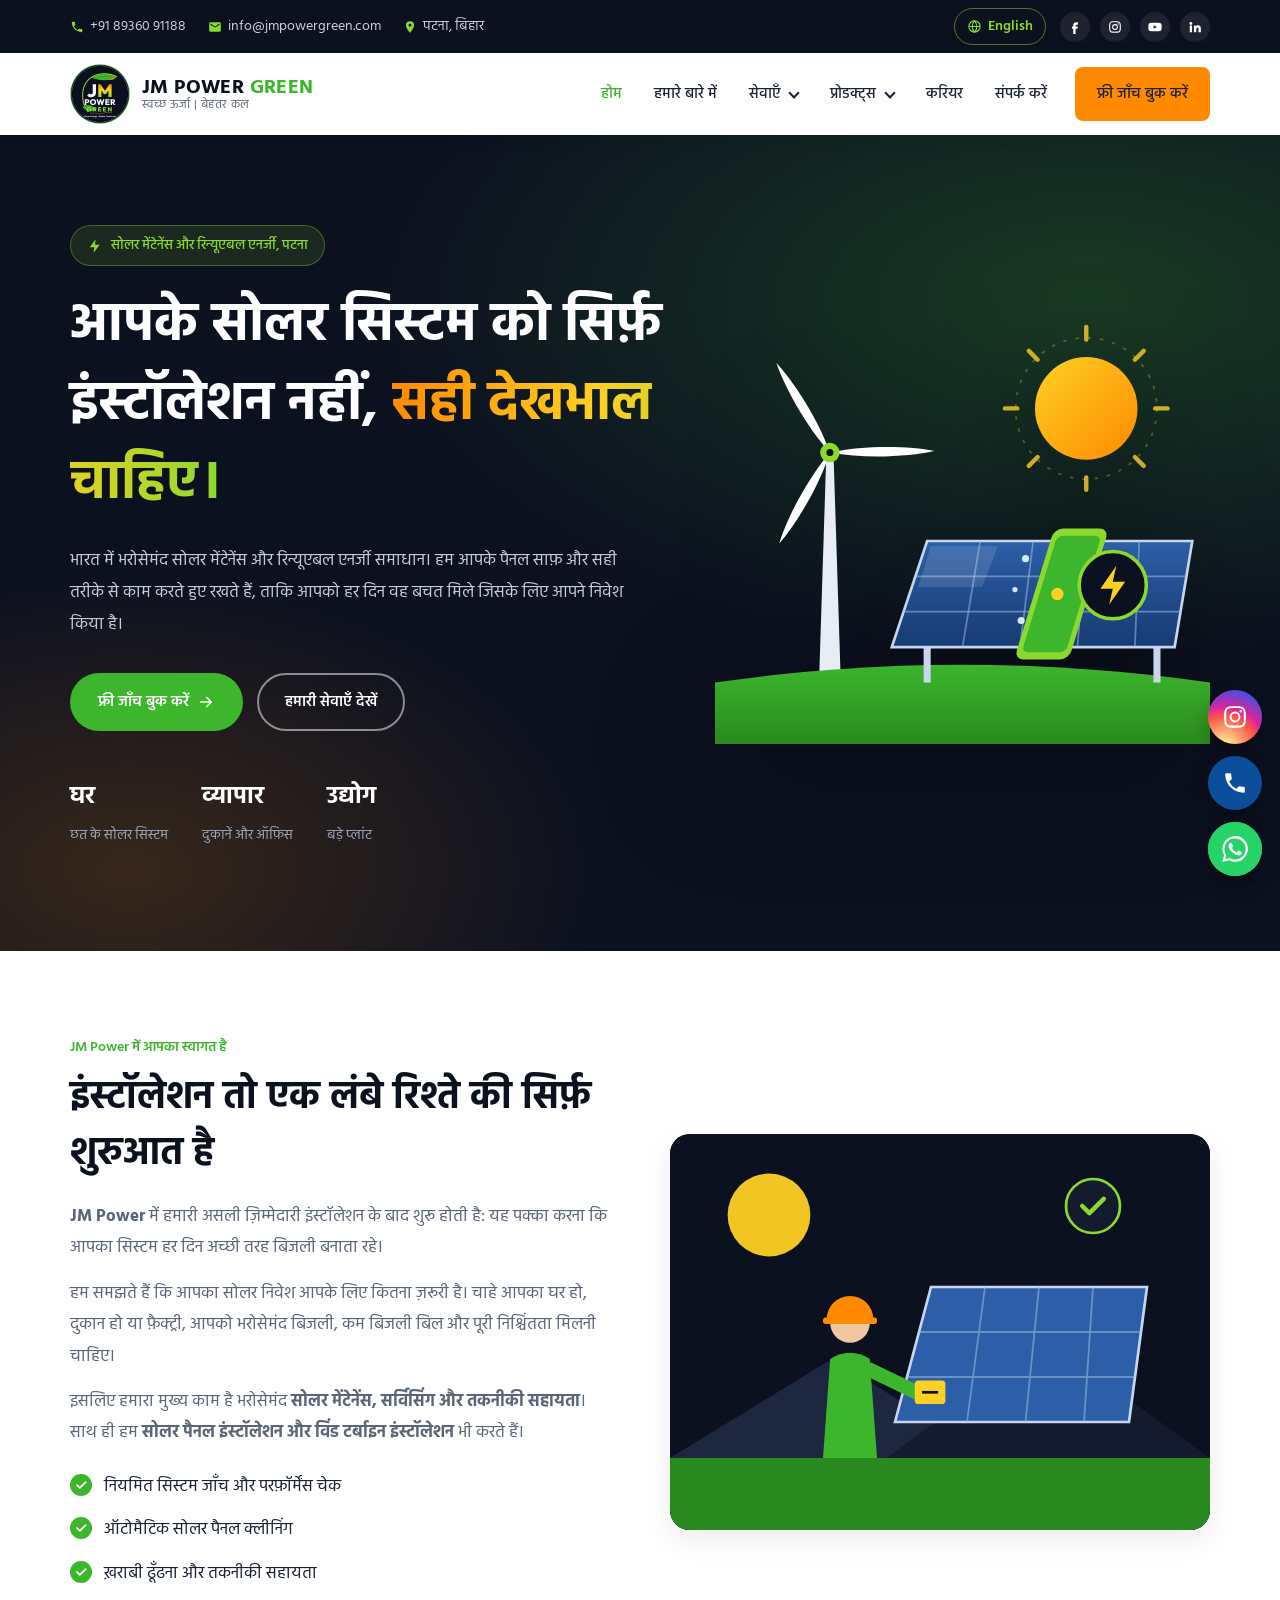
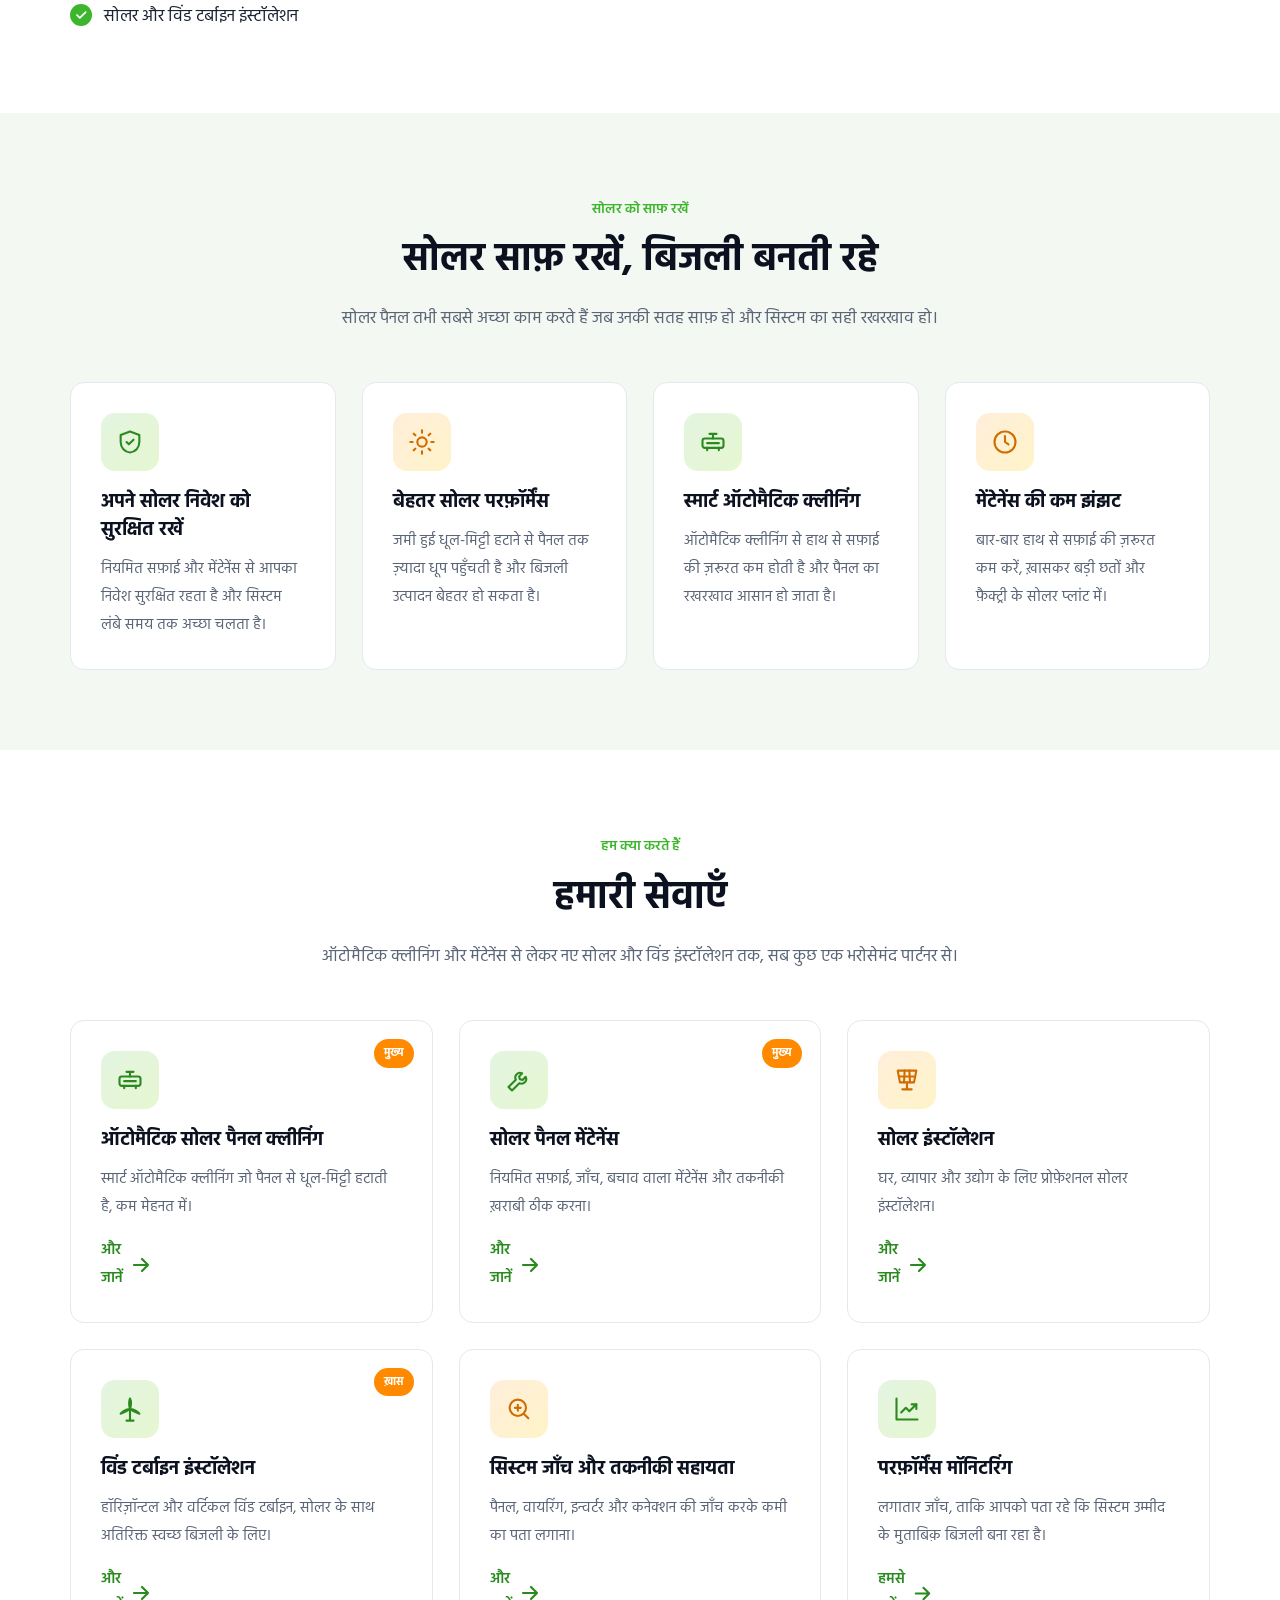
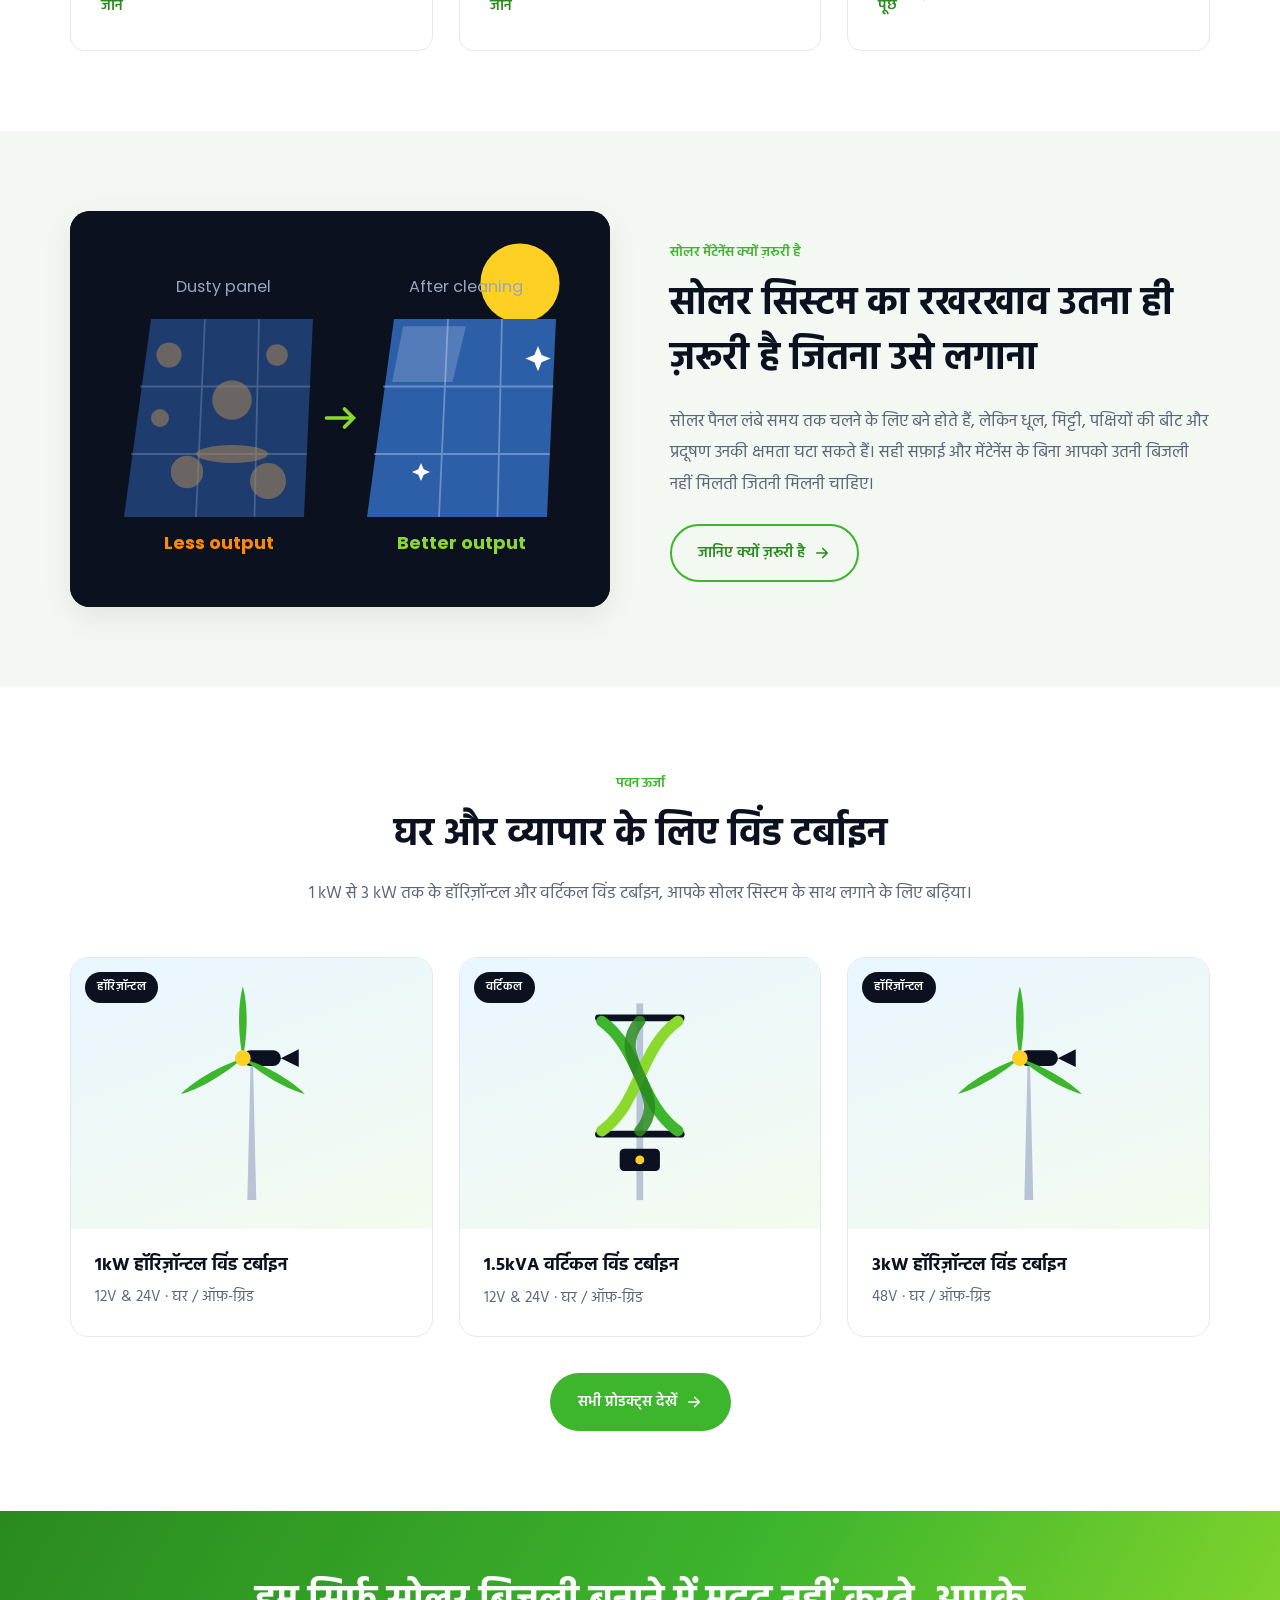
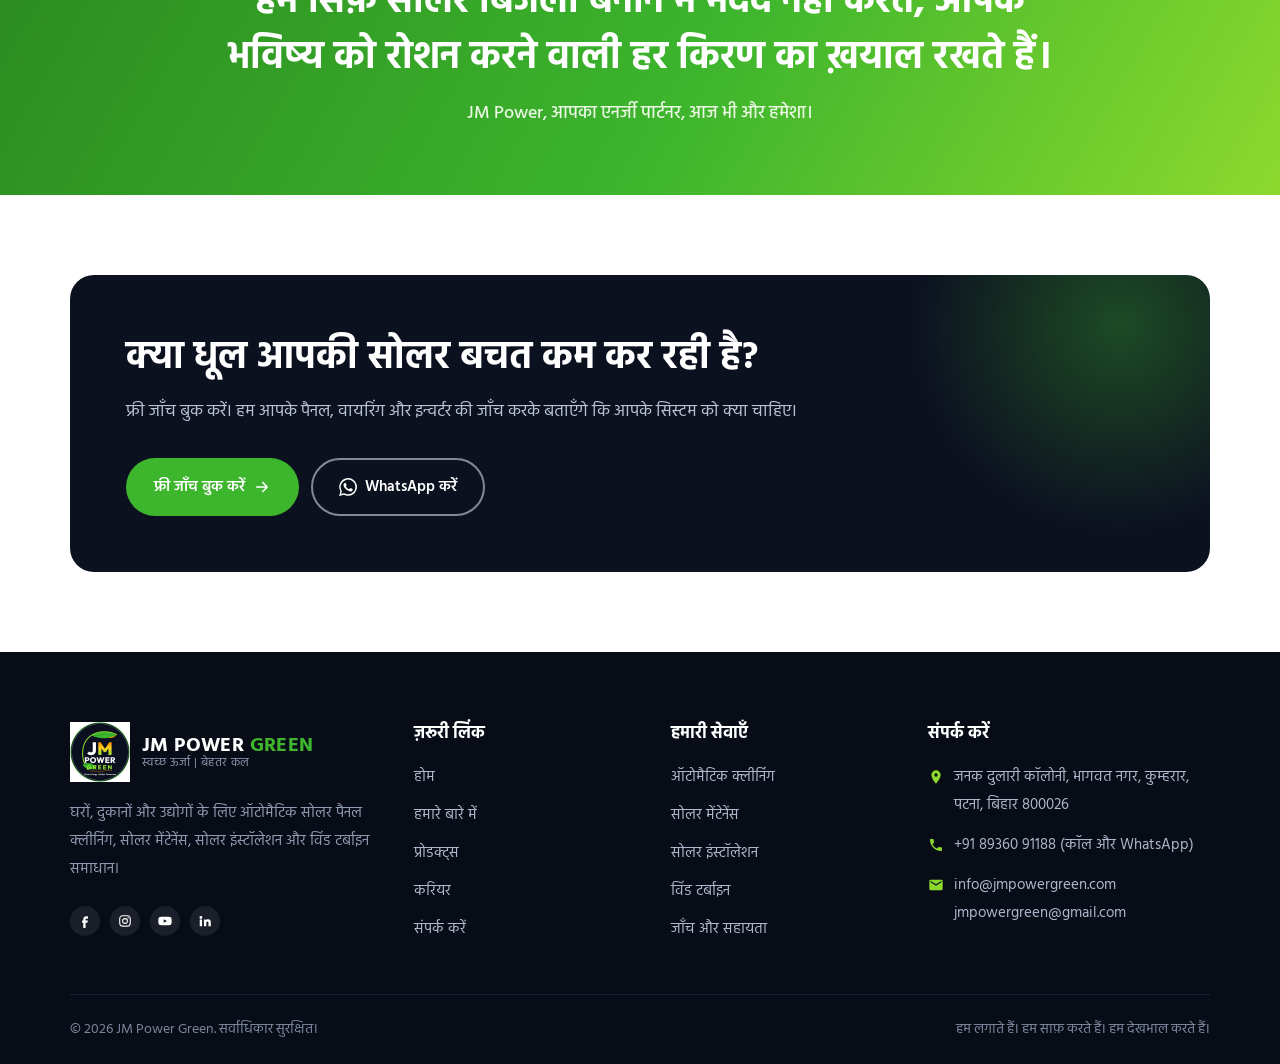
<file: hi/index.html>
<!DOCTYPE html>
<html lang="hi">
<head>
<meta charset="utf-8">
<meta name="viewport" content="width=device-width, initial-scale=1">
<title>JM Power Green | पटना में सोलर पैनल क्लीनिंग, मेंटेनेंस और विंड टर्बाइन</title>
<meta name="description" content="JM Power Green पटना, बिहार में ऑटोमैटिक सोलर पैनल क्लीनिंग, सोलर मेंटेनेंस, सोलर इंस्टॉलेशन और विंड टर्बाइन इंस्टॉलेशन की सेवा देता है।">
<link rel="canonical" href="https://www.jmpowergreen.com/hi/">
<link rel="alternate" hreflang="en" href="https://www.jmpowergreen.com/">
<link rel="alternate" hreflang="hi" href="https://www.jmpowergreen.com/hi/">
<link rel="alternate" hreflang="x-default" href="https://www.jmpowergreen.com/">
<meta property="og:title" content="JM Power Green | पटना में सोलर पैनल क्लीनिंग, मेंटेनेंस और विंड टर्बाइन">
<meta property="og:description" content="JM Power Green पटना, बिहार में ऑटोमैटिक सोलर पैनल क्लीनिंग, सोलर मेंटेनेंस, सोलर इंस्टॉलेशन और विंड टर्बाइन इंस्टॉलेशन की सेवा देता है।">
<meta property="og:image" content="https://www.jmpowergreen.com/images/logo-512.png">
<meta name="theme-color" content="#0c1120">
<link rel="icon" type="image/png" href="../images/favicon.png">
<link rel="preconnect" href="https://fonts.googleapis.com">
<link rel="preconnect" href="https://fonts.gstatic.com" crossorigin>
<link href="https://fonts.googleapis.com/css2?family=Poppins:wght@400;500;600;700&family=Hind:wght@400;500;600;700&display=swap" rel="stylesheet">
<link rel="stylesheet" href="../css/style.css">
</head>
<body>
<div class="topbar"><div class="container">
 <div class="tb-left">
  <span><svg viewBox="0 0 24 24" aria-hidden="true"><path d="M6.6 10.8a15.1 15.1 0 006.6 6.6l2.2-2.2a1 1 0 011-.25 11.4 11.4 0 003.6.57 1 1 0 011 1V20a1 1 0 01-1 1A17 17 0 013 4a1 1 0 011-1h3.5a1 1 0 011 1c0 1.25.2 2.45.57 3.57a1 1 0 01-.25 1z"/></svg><a href="tel:+918936091188">+91 89360 91188</a></span>
  <span><svg viewBox="0 0 24 24" aria-hidden="true"><path d="M20 4H4a2 2 0 00-2 2v12a2 2 0 002 2h16a2 2 0 002-2V6a2 2 0 00-2-2zm0 4-8 5-8-5V6l8 5 8-5v2z"/></svg><a href="mailto:info@jmpowergreen.com">info@jmpowergreen.com</a></span>
  <span class="hide-sm"><svg viewBox="0 0 24 24" aria-hidden="true"><path d="M12 2a7 7 0 00-7 7c0 5.2 7 13 7 13s7-7.8 7-13a7 7 0 00-7-7zm0 9.5A2.5 2.5 0 1112 6.5a2.5 2.5 0 010 5z"/></svg>पटना, बिहार</span>
 </div>
 <div class="tb-right"><a class="lang-switch" href="../index.html" hreflang="en" lang="en" title="View in English"><svg viewBox="0 0 24 24" aria-hidden="true"><circle cx="12" cy="12" r="9"/><path d="M3 12h18M12 3c2.5 2.7 3.8 5.7 3.8 9s-1.3 6.3-3.8 9c-2.5-2.7-3.8-5.7-3.8-9S9.5 5.7 12 3z"/></svg>English</a><div class="socials"><a href="#" target="_blank" rel="noopener" aria-label="Facebook"><svg viewBox="0 0 24 24" aria-hidden="true"><path d="M14 8h3V4h-3c-2.8 0-5 2.2-5 5v2H7v4h2v9h4v-9h3l1-4h-4V9c0-.6.4-1 1-1z"/></svg></a><a href="#" target="_blank" rel="noopener" aria-label="Instagram"><svg viewBox="0 0 24 24" aria-hidden="true"><path d="M12 7a5 5 0 100 10 5 5 0 000-10zm0 8.2a3.2 3.2 0 110-6.4 3.2 3.2 0 010 6.4zM17.3 5.5a1.2 1.2 0 100 2.4 1.2 1.2 0 000-2.4zM12 2c-2.7 0-3 0-4.1.1C4.4 2.3 2.3 4.4 2.1 7.9 2 9 2 9.3 2 12s0 3 .1 4.1c.2 3.5 2.3 5.6 5.8 5.8 1.1.1 1.4.1 4.1.1s3 0 4.1-.1c3.5-.2 5.6-2.3 5.8-5.8.1-1.1.1-1.4.1-4.1s0-3-.1-4.1c-.2-3.5-2.3-5.6-5.8-5.8C15 2 14.7 2 12 2zm0 1.8c2.7 0 3 0 4 .1 2.6.1 3.9 1.4 4 4 .1 1 .1 1.3.1 4s0 3-.1 4c-.1 2.6-1.4 3.9-4 4-1 .1-1.3.1-4 .1s-3 0-4-.1c-2.6-.1-3.9-1.4-4-4-.1-1-.1-1.3-.1-4s0-3 .1-4c.1-2.6 1.4-3.9 4-4 1-.1 1.3-.1 4-.1z"/></svg></a><a href="#" target="_blank" rel="noopener" aria-label="Youtube"><svg viewBox="0 0 24 24" aria-hidden="true"><path d="M23 7.2a3 3 0 00-2.1-2.1C19 4.6 12 4.6 12 4.6s-7 0-8.9.5A3 3 0 001 7.2 31 31 0 00.5 12 31 31 0 001 16.8a3 3 0 002.1 2.1c1.9.5 8.9.5 8.9.5s7 0 8.9-.5a3 3 0 002.1-2.1 31 31 0 00.5-4.8 31 31 0 00-.5-4.8zM9.7 15V9l5.8 3-5.8 3z"/></svg></a><a href="#" target="_blank" rel="noopener" aria-label="Linkedin"><svg viewBox="0 0 24 24" aria-hidden="true"><path d="M4.98 3.5a2.5 2.5 0 11-.02 5 2.5 2.5 0 01.02-5zM3 9.5h4V21H3V9.5zM9.5 9.5h3.8v1.6h.1c.5-1 1.8-2 3.8-2 4 0 4.8 2.6 4.8 6V21h-4v-5.2c0-1.2 0-2.9-1.8-2.9s-2 1.4-2 2.8V21h-4V9.5z"/></svg></a></div></div>
</div></div>
<header class="header"><div class="container">
 <a class="brand" href="index.html" aria-label="JM Power Green होम">
  <img src="../images/logo.png" alt="JM Power Green लोगो" width="60" height="60">
  <span class="bt"><strong>JM POWER <em>GREEN</em></strong><small>स्वच्छ ऊर्जा | बेहतर कल</small></span>
 </a>
 <nav class="nav" aria-label="Main">
  <a href="index.html" class="active">होम</a><a href="about.html">हमारे बारे में</a><div class="dd"><a href="services.html">सेवाएँ</a><div class="dd-menu"><a href="services.html#automatic-cleaning">ऑटोमैटिक सोलर पैनल क्लीनिंग</a><a href="services.html#maintenance">सोलर पैनल मेंटेनेंस</a><a href="services.html#installation">सोलर इंस्टॉलेशन</a><a href="services.html#wind">विंड टर्बाइन इंस्टॉलेशन</a><a href="services.html#inspection">जाँच और तकनीकी सहायता</a></div></div><div class="dd"><a href="products.html">प्रोडक्ट्स</a><div class="dd-menu"><a href="products.html">विंड टर्बाइन</a><a href="products.html#enquire">कीमत जानें</a></div></div><a href="careers.html">करियर</a><a href="contact.html">संपर्क करें</a>
  <a class="btn btn-orange" href="contact.html#form">फ्री जाँच बुक करें</a>
 </nav>
 <a class="lang-switch lang-mobile" href="../index.html" hreflang="en" lang="en" title="View in English"><svg viewBox="0 0 24 24" aria-hidden="true"><circle cx="12" cy="12" r="9"/><path d="M3 12h18M12 3c2.5 2.7 3.8 5.7 3.8 9s-1.3 6.3-3.8 9c-2.5-2.7-3.8-5.7-3.8-9S9.5 5.7 12 3z"/></svg>English</a>
 <button class="menu-toggle" aria-label="मेनू खोलें" aria-expanded="false"><span></span><span></span><span></span></button>
</div></header>
<main>

<section class="hero"><div class="container">
 <div>
  <span class="badge"><svg viewBox="0 0 24 24" aria-hidden="true"><path fill="currentColor" d="M13 2L4 14h7l-1 8 9-12h-7l1-8z"/></svg> सोलर मेंटेनेंस और रिन्यूएबल एनर्जी, पटना</span>
  <h1>आपके सोलर सिस्टम को सिर्फ़ इंस्टॉलेशन नहीं, <span class="accent">सही देखभाल चाहिए।</span></h1>
  <p>भारत में भरोसेमंद सोलर मेंटेनेंस और रिन्यूएबल एनर्जी समाधान। हम आपके पैनल साफ़ और सही तरीके से काम करते हुए रखते हैं, ताकि आपको हर दिन वह बचत मिले जिसके लिए आपने निवेश किया है।</p>
  <div class="actions">
   <a class="btn btn-primary" href="contact.html#form">फ्री जाँच बुक करें <svg viewBox="0 0 24 24" fill="none" stroke="currentColor" stroke-width="2.2" stroke-linecap="round" stroke-linejoin="round" aria-hidden="true"><path d="M5 12h14M13 6l6 6-6 6"/></svg></a>
   <a class="btn btn-outline" href="services.html">हमारी सेवाएँ देखें</a>
  </div>
  <div class="hero-stats">
   <div><strong>घर</strong><span>छत के सोलर सिस्टम</span></div>
   <div><strong>व्यापार</strong><span>दुकानें और ऑफ़िस</span></div>
   <div><strong>उद्योग</strong><span>बड़े प्लांट</span></div>
  </div>
 </div>
 <div class="hero-art"><svg viewBox="0 0 560 480" role="img" aria-label="Solar panels being cleaned automatically next to a wind turbine under the sun">
<defs>
 <linearGradient id="sunG" x1="0" y1="0" x2="1" y2="1"><stop offset="0" stop-color="#fdd023"/><stop offset="1" stop-color="#ff8a00"/></linearGradient>
 <linearGradient id="panG" x1="0" y1="0" x2="0" y2="1"><stop offset="0" stop-color="#2d5fa8"/><stop offset="1" stop-color="#173a73"/></linearGradient>
 <linearGradient id="grnd" x1="0" y1="0" x2="0" y2="1"><stop offset="0" stop-color="#3db52d"/><stop offset="1" stop-color="#2a8a1f"/></linearGradient>
</defs>
<circle cx="420" cy="100" r="58" fill="url(#sunG)"/>
<circle cx="420" cy="100" r="80" fill="none" stroke="#fdd023" stroke-opacity=".3" stroke-width="2" stroke-dasharray="4 10"/>
<g stroke="#fdd023" stroke-width="5" stroke-linecap="round" opacity=".8">
 <path d="M420 8v14M420 178v14M328 100h14M498 100h14M355 35l10 10M475 155l10 10M355 165l10-10M475 45l10-10"/></g>
<!-- wind turbine -->
<g>
 <path d="M118 400 L126 150 L134 150 L142 400 Z" fill="#e8edf5"/>
 <g transform="translate(130 150)">
  <g>
   <animateTransform attributeName="transform" type="rotate" from="0" to="360" dur="7s" repeatCount="indefinite"/>
   <path d="M0 0 C -8 -40 -6 -90 0 -118 C 6 -90 8 -40 0 0Z" fill="#fff"/>
   <path d="M0 0 C -8 -40 -6 -90 0 -118 C 6 -90 8 -40 0 0Z" fill="#fff" transform="rotate(120)"/>
   <path d="M0 0 C -8 -40 -6 -90 0 -118 C 6 -90 8 -40 0 0Z" fill="#fff" transform="rotate(240)"/>
  </g>
  <circle r="11" fill="#8cd92d"/><circle r="4" fill="#0c1120"/>
 </g>
</g>
<!-- ground -->
<path d="M0 410 Q280 370 560 410 V480 H0Z" fill="url(#grnd)"/>
<!-- panel array -->
<g transform="translate(200 250)">
 <path d="M0 120 L40 0 H340 L320 120 Z" fill="url(#panG)" stroke="#c7d6ee" stroke-width="3"/>
 <g stroke="#9db8e3" stroke-opacity=".55" stroke-width="2">
  <path d="M13 80 H327 M27 40 H333"/>
  <path d="M100 0 L80 120 M160 0 L145 120 M220 0 L210 120 M280 0 L275 120"/>
 </g>
 <path d="M44 6 L120 6 L102 52 L30 52Z" fill="#fff" opacity=".12"/>
 <!-- cleaning robot -->
 <g>
  <animateTransform attributeName="transform" type="translate" values="0 0; 210 0; 0 0" dur="6s" repeatCount="indefinite"/>
  <rect x="58" y="-14" width="62" height="148" rx="10" fill="#8cd92d" transform="skewX(-17)"/>
  <rect x="64" y="-6" width="50" height="132" rx="7" fill="#3db52d" transform="skewX(-17)"/>
  <circle cx="66" cy="60" r="7" fill="#fdd023"/>
  <g fill="#e8f9ff" opacity=".9"><circle cx="30" cy="20" r="4"/><circle cx="18" cy="55" r="3"/><circle cx="25" cy="90" r="4"/></g>
 </g>
 <path d="M40 120 v40 M300 120 v40" stroke="#c7d6ee" stroke-width="8"/>
</g>
<!-- bolt badge -->
<g transform="translate(450 300)">
 <circle r="38" fill="#0c1120" stroke="#8cd92d" stroke-width="4"/>
 <path d="M4 -22 L-14 4 H0 L-4 22 L14 -4 H0 Z" fill="#fdd023"/>
</g>
</svg></div>
</div></section>

<section class="section"><div class="container split">
 <div class="reveal">
  <span class="eyebrow">JM Power में आपका स्वागत है</span>
  <h2>इंस्टॉलेशन तो एक लंबे रिश्ते की सिर्फ़ शुरुआत है</h2>
  <p><strong>JM Power</strong> में हमारी असली ज़िम्मेदारी इंस्टॉलेशन के बाद शुरू होती है: यह पक्का करना कि आपका सिस्टम हर दिन अच्छी तरह बिजली बनाता रहे।</p>
  <p>हम समझते हैं कि आपका सोलर निवेश आपके लिए कितना ज़रूरी है। चाहे आपका घर हो, दुकान हो या फ़ैक्ट्री, आपको भरोसेमंद बिजली, कम बिजली बिल और पूरी निश्चिंतता मिलनी चाहिए।</p>
  <p>इसलिए हमारा मुख्य काम है भरोसेमंद <strong>सोलर मेंटेनेंस, सर्विसिंग और तकनीकी सहायता</strong>। साथ ही हम <strong>सोलर पैनल इंस्टॉलेशन और विंड टर्बाइन इंस्टॉलेशन</strong> भी करते हैं।</p>
  <ul class="checklist">
   <li>नियमित सिस्टम जाँच और परफ़ॉर्मेंस चेक</li>
   <li>ऑटोमैटिक सोलर पैनल क्लीनिंग</li>
   <li>ख़राबी ढूँढना और तकनीकी सहायता</li>
   <li>सोलर और विंड टर्बाइन इंस्टॉलेशन</li>
  </ul>
 </div>
 <div class="visual reveal"><svg viewBox="0 0 600 440" role="img" aria-label="Technician inspecting a rooftop solar system">
<rect width="600" height="440" fill="#0c1120"/>
<circle cx="110" cy="90" r="46" fill="#fdd023" opacity=".95"/>
<path d="M0 360 L180 250 L360 360Z" fill="#1d2740"/>
<path d="M240 360 L420 230 L600 360Z" fill="#141b2e"/>
<rect y="360" width="600" height="80" fill="#2a8a1f"/>
<g transform="translate(250 170)">
 <path d="M0 150 L40 0 H280 L260 150Z" fill="#2d5fa8" stroke="#c7d6ee" stroke-width="3"/>
 <g stroke="#9db8e3" stroke-opacity=".55" stroke-width="2"><path d="M13 100 H267 M27 50 H273 M100 0 L80 150 M160 0 L145 150 M220 0 L210 150"/></g>
</g>
<g transform="translate(160 170)">
 <circle cx="40" cy="40" r="22" fill="#f1c7a0"/>
 <path d="M14 36 a26 26 0 0 1 52 0 z" fill="#ff8a00"/>
 <rect x="10" y="34" width="60" height="7" rx="3" fill="#ff8a00"/>
 <path d="M10 190 L18 80 Q40 66 62 80 L70 190Z" fill="#3db52d"/>
 <path d="M62 92 L120 120" stroke="#3db52d" stroke-width="16" stroke-linecap="round"/>
 <rect x="112" y="104" width="34" height="26" rx="4" fill="#fdd023"/>
 <path d="M120 117h18" stroke="#0c1120" stroke-width="3"/>
</g>
<g transform="translate(470 80)"><circle r="30" fill="#141b2e" stroke="#8cd92d" stroke-width="3"/><path d="M-12 0 l8 8 16 -16" stroke="#8cd92d" stroke-width="5" fill="none" stroke-linecap="round" stroke-linejoin="round"/></g>
</svg></div>
</div></section>

<section class="section soft"><div class="container">
 <div class="section-head reveal"><span class="eyebrow">सोलर को साफ़ रखें</span><h2>सोलर साफ़ रखें, बिजली बनती रहे</h2>
 <p>सोलर पैनल तभी सबसे अच्छा काम करते हैं जब उनकी सतह साफ़ हो और सिस्टम का सही रखरखाव हो।</p></div>
 <div class="grid g4">
  <div class="card reveal"><div class="icon "><svg viewBox="0 0 24 24" aria-hidden="true"><path d="M12 3l8 3v6c0 5-3.5 8.5-8 9-4.5-.5-8-4-8-9V6l8-3z"/><path d="M9 12l2 2 4-4"/></svg></div><h3>अपने सोलर निवेश को सुरक्षित रखें</h3><p>नियमित सफ़ाई और मेंटेनेंस से आपका निवेश सुरक्षित रहता है और सिस्टम लंबे समय तक अच्छा चलता है।</p></div>
  <div class="card reveal"><div class="icon orange"><svg viewBox="0 0 24 24" aria-hidden="true"><circle cx="12" cy="12" r="4"/><path d="M12 2v2M12 20v2M4.9 4.9l1.4 1.4M17.7 17.7l1.4 1.4M2 12h2M20 12h2M4.9 19.1l1.4-1.4M17.7 6.3l1.4-1.4"/></svg></div><h3>बेहतर सोलर परफ़ॉर्मेंस</h3><p>जमी हुई धूल-मिट्टी हटाने से पैनल तक ज़्यादा धूप पहुँचती है और बिजली उत्पादन बेहतर हो सकता है।</p></div>
  <div class="card reveal"><div class="icon "><svg viewBox="0 0 24 24" aria-hidden="true"><rect x="3" y="9" width="18" height="8" rx="2"/><path d="M7 17v2M17 17v2M12 9V5M9 5h6M7 13h10"/></svg></div><h3>स्मार्ट ऑटोमैटिक क्लीनिंग</h3><p>ऑटोमैटिक क्लीनिंग से हाथ से सफ़ाई की ज़रूरत कम होती है और पैनल का रखरखाव आसान हो जाता है।</p></div>
  <div class="card reveal"><div class="icon orange"><svg viewBox="0 0 24 24" aria-hidden="true"><circle cx="12" cy="12" r="9"/><path d="M12 7v5l3 2"/></svg></div><h3>मेंटेनेंस की कम झंझट</h3><p>बार-बार हाथ से सफ़ाई की ज़रूरत कम करें, ख़ासकर बड़ी छतों और फ़ैक्ट्री के सोलर प्लांट में।</p></div>
 </div>
</div></section>

<section class="section"><div class="container">
 <div class="section-head reveal"><span class="eyebrow">हम क्या करते हैं</span><h2>हमारी सेवाएँ</h2>
 <p>ऑटोमैटिक क्लीनिंग और मेंटेनेंस से लेकर नए सोलर और विंड इंस्टॉलेशन तक, सब कुछ एक भरोसेमंद पार्टनर से।</p></div>
 <div class="grid g3">
  <div class="card reveal"><span class="tag">मुख्य</span><div class="icon "><svg viewBox="0 0 24 24" aria-hidden="true"><rect x="3" y="9" width="18" height="8" rx="2"/><path d="M7 17v2M17 17v2M12 9V5M9 5h6M7 13h10"/></svg></div><h3>ऑटोमैटिक सोलर पैनल क्लीनिंग</h3><p>स्मार्ट ऑटोमैटिक क्लीनिंग जो पैनल से धूल-मिट्टी हटाती है, कम मेहनत में।</p><a class="more" href="services.html#automatic-cleaning">और जानें <svg viewBox="0 0 24 24" fill="none" stroke="currentColor" stroke-width="2.2" stroke-linecap="round" stroke-linejoin="round" aria-hidden="true"><path d="M5 12h14M13 6l6 6-6 6"/></svg></a></div>
  <div class="card reveal"><span class="tag">मुख्य</span><div class="icon "><svg viewBox="0 0 24 24" aria-hidden="true"><path d="M14.7 6.3a4 4 0 00-5.4 5.4L3 18l3 3 6.3-6.3a4 4 0 005.4-5.4l-2.6 2.6-2.4-.6-.6-2.4 2.6-2.6z"/></svg></div><h3>सोलर पैनल मेंटेनेंस</h3><p>नियमित सफ़ाई, जाँच, बचाव वाला मेंटेनेंस और तकनीकी ख़राबी ठीक करना।</p><a class="more" href="services.html#maintenance">और जानें <svg viewBox="0 0 24 24" fill="none" stroke="currentColor" stroke-width="2.2" stroke-linecap="round" stroke-linejoin="round" aria-hidden="true"><path d="M5 12h14M13 6l6 6-6 6"/></svg></a></div>
  <div class="card reveal"><div class="icon orange"><svg viewBox="0 0 24 24" aria-hidden="true"><path d="M4 4h16l-2 10H6L4 4z"/><path d="M5.2 9h13.6M10 4l-.6 10M14 4l.6 10M12 14v6M8 20h8"/></svg></div><h3>सोलर इंस्टॉलेशन</h3><p>घर, व्यापार और उद्योग के लिए प्रोफ़ेशनल सोलर इंस्टॉलेशन।</p><a class="more" href="services.html#installation">और जानें <svg viewBox="0 0 24 24" fill="none" stroke="currentColor" stroke-width="2.2" stroke-linecap="round" stroke-linejoin="round" aria-hidden="true"><path d="M5 12h14M13 6l6 6-6 6"/></svg></a></div>
  <div class="card reveal"><span class="tag">ख़ास</span><div class="icon "><svg viewBox="0 0 24 24" aria-hidden="true"><path d="M12 12v10M9 22h6"/><path d="M12 12c-1-3.5-1-6.5 0-9 1.2 2.6 1.2 5.6 0 9z"/><path d="M12 12c3 2 5.4 3.6 8 4-1.6-2.2-4.5-3.6-8-4z"/><path d="M12 12c-3 2-5.4 3.6-8 4 1.6-2.2 4.5-3.6 8-4z"/></svg></div><h3>विंड टर्बाइन इंस्टॉलेशन</h3><p>हॉरिज़ॉन्टल और वर्टिकल विंड टर्बाइन, सोलर के साथ अतिरिक्त स्वच्छ बिजली के लिए।</p><a class="more" href="services.html#wind">और जानें <svg viewBox="0 0 24 24" fill="none" stroke="currentColor" stroke-width="2.2" stroke-linecap="round" stroke-linejoin="round" aria-hidden="true"><path d="M5 12h14M13 6l6 6-6 6"/></svg></a></div>
  <div class="card reveal"><div class="icon orange"><svg viewBox="0 0 24 24" aria-hidden="true"><circle cx="11" cy="11" r="7"/><path d="M20 20l-4-4M8.5 11h5M11 8.5v5"/></svg></div><h3>सिस्टम जाँच और तकनीकी सहायता</h3><p>पैनल, वायरिंग, इन्वर्टर और कनेक्शन की जाँच करके कमी का पता लगाना।</p><a class="more" href="services.html#inspection">और जानें <svg viewBox="0 0 24 24" fill="none" stroke="currentColor" stroke-width="2.2" stroke-linecap="round" stroke-linejoin="round" aria-hidden="true"><path d="M5 12h14M13 6l6 6-6 6"/></svg></a></div>
  <div class="card reveal"><div class="icon "><svg viewBox="0 0 24 24" aria-hidden="true"><path d="M3 3v18h18"/><path d="M7 15l4-4 3 3 6-6"/><path d="M16 8h4v4"/></svg></div><h3>परफ़ॉर्मेंस मॉनिटरिंग</h3><p>लगातार जाँच, ताकि आपको पता रहे कि सिस्टम उम्मीद के मुताबिक़ बिजली बना रहा है।</p><a class="more" href="contact.html#form">हमसे पूछें <svg viewBox="0 0 24 24" fill="none" stroke="currentColor" stroke-width="2.2" stroke-linecap="round" stroke-linejoin="round" aria-hidden="true"><path d="M5 12h14M13 6l6 6-6 6"/></svg></a></div>
 </div>
</div></section>

<section class="section soft"><div class="container">
 <div class="split">
  <div class="visual reveal"><svg viewBox="0 0 600 440" role="img" aria-label="Dusty solar panel next to a clean solar panel">
<rect width="600" height="440" fill="#0c1120"/>
<circle cx="500" cy="80" r="44" fill="#fdd023"/>
<g transform="translate(60 120)">
 <text x="110" y="-30" fill="#9aa5bb" font-family="Poppins,Arial" font-size="18" text-anchor="middle">Dusty panel</text>
 <path d="M0 220 L30 0 H210 L200 220Z" fill="#1f3c6e"/>
 <g stroke="#6f86b0" stroke-opacity=".5" stroke-width="2"><path d="M8 150 H203 M18 75 H207 M90 0 L80 220 M150 0 L145 220"/></g>
 <g fill="#a8875a" opacity=".55"><circle cx="50" cy="40" r="14"/><circle cx="120" cy="90" r="22"/><circle cx="70" cy="170" r="18"/><circle cx="170" cy="40" r="12"/><circle cx="160" cy="180" r="20"/><circle cx="40" cy="110" r="10"/><ellipse cx="120" cy="150" rx="40" ry="10"/></g>
 <text x="105" y="255" fill="#ff8a00" font-family="Poppins,Arial" font-size="20" font-weight="700" text-anchor="middle">Less output</text>
</g>
<g transform="translate(330 120)">
 <text x="110" y="-30" fill="#9aa5bb" font-family="Poppins,Arial" font-size="18" text-anchor="middle">After cleaning</text>
 <path d="M0 220 L30 0 H210 L200 220Z" fill="#2d5fa8"/>
 <g stroke="#9db8e3" stroke-opacity=".55" stroke-width="2"><path d="M8 150 H203 M18 75 H207 M90 0 L80 220 M150 0 L145 220"/></g>
 <path d="M40 8 L110 8 L95 70 L28 70Z" fill="#fff" opacity=".18"/>
 <g fill="#fff"><path d="M190 30 l4 10 10 4 -10 4 -4 10 -4 -10 -10 -4 10 -4z"/><path d="M60 160 l3 7 7 3 -7 3 -3 7 -3 -7 -7 -3 7 -3z"/></g>
 <text x="105" y="255" fill="#8cd92d" font-family="Poppins,Arial" font-size="20" font-weight="700" text-anchor="middle">Better output</text>
</g>
<path d="M285 230 h30 m-10 -10 l10 10 -10 10" stroke="#8cd92d" stroke-width="4" fill="none" stroke-linecap="round"/>
</svg></div>
  <div class="reveal">
   <span class="eyebrow">सोलर मेंटेनेंस क्यों ज़रूरी है</span>
   <h2>सोलर सिस्टम का रखरखाव उतना ही ज़रूरी है जितना उसे लगाना</h2>
   <p>सोलर पैनल लंबे समय तक चलने के लिए बने होते हैं, लेकिन धूल, मिट्टी, पक्षियों की बीट और प्रदूषण उनकी क्षमता घटा सकते हैं। सही सफ़ाई और मेंटेनेंस के बिना आपको उतनी बिजली नहीं मिलती जितनी मिलनी चाहिए।</p>
   <a class="btn btn-ghost" style="margin-top:24px" href="about.html#why">जानिए क्यों ज़रूरी है <svg viewBox="0 0 24 24" fill="none" stroke="currentColor" stroke-width="2.2" stroke-linecap="round" stroke-linejoin="round" aria-hidden="true"><path d="M5 12h14M13 6l6 6-6 6"/></svg></a>
  </div>
 </div>
</div></section>

<section class="section"><div class="container">
 <div class="section-head reveal"><span class="eyebrow">पवन ऊर्जा</span><h2>घर और व्यापार के लिए विंड टर्बाइन</h2>
 <p>1 kW से 3 kW तक के हॉरिज़ॉन्टल और वर्टिकल विंड टर्बाइन, आपके सोलर सिस्टम के साथ लगाने के लिए बढ़िया।</p></div>
 <div class="grid g3">
  <a class="product reveal" href="products.html" data-type="h"><div class="pimg"><span class="ptype">हॉरिज़ॉन्टल</span><svg viewBox="0 0 200 200" aria-hidden="true">
<path d="M96 196 L99 70 h2 L104 196Z" fill="#b8c3d6"/>
<rect x="92" y="62" width="34" height="14" rx="7" fill="#0c1120"/>
<g transform="translate(92 69)">
 <path d="M0 0 C -5 -25 -4 -50 0 -64 C 4 -50 5 -25 0 0Z" fill="#3db52d"/>
 <path d="M0 0 C -5 -25 -4 -50 0 -64 C 4 -50 5 -25 0 0Z" fill="#3db52d" transform="rotate(120)"/>
 <path d="M0 0 C -5 -25 -4 -50 0 -64 C 4 -50 5 -25 0 0Z" fill="#3db52d" transform="rotate(240)"/>
 <circle r="7" fill="#fdd023"/>
</g>
<path d="M126 69 l16 -8 v16z" fill="#0c1120"/>
</svg></div><div class="pbody"><h3>1kW हॉरिज़ॉन्टल विंड टर्बाइन</h3><p style="margin-top:6px;font-size:.92rem">12V &amp; 24V &middot; घर / ऑफ़-ग्रिड</p></div></a><a class="product reveal" href="products.html" data-type="v"><div class="pimg"><span class="ptype">वर्टिकल</span><svg viewBox="0 0 200 200" aria-hidden="true">
<rect x="97" y="20" width="6" height="176" fill="#b8c3d6"/>
<rect x="60" y="30" width="80" height="6" rx="3" fill="#0c1120"/>
<rect x="60" y="134" width="80" height="6" rx="3" fill="#0c1120"/>
<path d="M66 36 C 100 60, 100 110, 134 134" stroke="#3db52d" stroke-width="10" fill="none" stroke-linecap="round"/>
<path d="M134 36 C 100 60, 100 110, 66 134" stroke="#8cd92d" stroke-width="10" fill="none" stroke-linecap="round"/>
<path d="M100 36 C 70 70, 130 100, 100 134" stroke="#2a8a1f" stroke-width="10" fill="none" stroke-linecap="round" opacity=".85"/>
<rect x="82" y="150" width="36" height="20" rx="4" fill="#0c1120"/>
<circle cx="100" cy="160" r="4" fill="#fdd023"/>
</svg></div><div class="pbody"><h3>1.5kVA वर्टिकल विंड टर्बाइन</h3><p style="margin-top:6px;font-size:.92rem">12V &amp; 24V &middot; घर / ऑफ़-ग्रिड</p></div></a><a class="product reveal" href="products.html" data-type="h"><div class="pimg"><span class="ptype">हॉरिज़ॉन्टल</span><svg viewBox="0 0 200 200" aria-hidden="true">
<path d="M96 196 L99 70 h2 L104 196Z" fill="#b8c3d6"/>
<rect x="92" y="62" width="34" height="14" rx="7" fill="#0c1120"/>
<g transform="translate(92 69)">
 <path d="M0 0 C -5 -25 -4 -50 0 -64 C 4 -50 5 -25 0 0Z" fill="#3db52d"/>
 <path d="M0 0 C -5 -25 -4 -50 0 -64 C 4 -50 5 -25 0 0Z" fill="#3db52d" transform="rotate(120)"/>
 <path d="M0 0 C -5 -25 -4 -50 0 -64 C 4 -50 5 -25 0 0Z" fill="#3db52d" transform="rotate(240)"/>
 <circle r="7" fill="#fdd023"/>
</g>
<path d="M126 69 l16 -8 v16z" fill="#0c1120"/>
</svg></div><div class="pbody"><h3>3kW हॉरिज़ॉन्टल विंड टर्बाइन</h3><p style="margin-top:6px;font-size:.92rem">48V &middot; घर / ऑफ़-ग्रिड</p></div></a>
 </div>
 <div style="text-align:center;margin-top:36px"><a class="btn btn-primary" href="products.html">सभी प्रोडक्ट्स देखें <svg viewBox="0 0 24 24" fill="none" stroke="currentColor" stroke-width="2.2" stroke-linecap="round" stroke-linejoin="round" aria-hidden="true"><path d="M5 12h14M13 6l6 6-6 6"/></svg></a></div>
</div></section>

<section class="quote-band"><div class="container reveal">
 <h2>हम सिर्फ़ सोलर बिजली बनाने में मदद नहीं करते, आपके भविष्य को रोशन करने वाली हर किरण का ख़याल रखते हैं।</h2>
 <p>JM Power, आपका एनर्जी पार्टनर, आज भी और हमेशा।</p>
</div></section>

<section class="section"><div class="container"><div class="cta reveal">
<div><h2>क्या धूल आपकी सोलर बचत कम कर रही है?</h2><p>फ्री जाँच बुक करें। हम आपके पैनल, वायरिंग और इन्वर्टर की जाँच करके बताएँगे कि आपके सिस्टम को क्या चाहिए।</p></div>
<div class="actions"><a class="btn btn-primary" href="contact.html#form">फ्री जाँच बुक करें <svg viewBox="0 0 24 24" fill="none" stroke="currentColor" stroke-width="2.2" stroke-linecap="round" stroke-linejoin="round" aria-hidden="true"><path d="M5 12h14M13 6l6 6-6 6"/></svg></a>
<a class="btn btn-outline" href="https://wa.me/918936091188?text=%E0%A4%A8%E0%A4%AE%E0%A4%B8%E0%A5%8D%E0%A4%A4%E0%A5%87%20JM%20Power%2C%20%E0%A4%AE%E0%A5%81%E0%A4%9D%E0%A5%87%20%E0%A4%AB%E0%A5%8D%E0%A4%B0%E0%A5%80%20%E0%A4%B8%E0%A5%8B%E0%A4%B2%E0%A4%B0%20%E0%A4%9C%E0%A4%BE%E0%A4%81%E0%A4%9A%20%E0%A4%AC%E0%A5%81%E0%A4%95%20%E0%A4%95%E0%A4%B0%E0%A4%A8%E0%A5%80%20%E0%A4%B9%E0%A5%88%E0%A5%A4" target="_blank" rel="noopener"><svg viewBox="0 0 24 24" fill="currentColor" aria-hidden="true"><path d="M17.5 14.4c-.3-.1-1.8-.9-2-1-.3-.1-.5-.1-.7.1l-.9 1.2c-.2.2-.3.2-.6.1a8 8 0 01-2.4-1.5 9 9 0 01-1.6-2c-.2-.3 0-.5.1-.6l.4-.5.3-.5v-.5l-.9-2.2c-.2-.6-.5-.5-.7-.5h-.6a1.1 1.1 0 00-.8.4 3.4 3.4 0 00-1.1 2.5 5.9 5.9 0 001.2 3.1 13.4 13.4 0 005.2 4.6c1.9.8 2.7.9 3.6.8a3.1 3.1 0 002-1.4 2.5 2.5 0 00.2-1.4c-.1-.1-.3-.2-.6-.3zM12 21.8a9.8 9.8 0 01-5-1.4l-.4-.2-3.7 1 1-3.6-.2-.4A9.8 9.8 0 1112 21.8zM20.5 3.5A11.8 11.8 0 001.9 17.7L.2 24l6.4-1.7a11.8 11.8 0 005.6 1.4A11.9 11.9 0 0020.5 3.5z"/></svg> WhatsApp करें</a></div>
</div></div></section>

</main>
<footer class="footer"><div class="container">
 <div class="cols">
  <div>
   <a class="brand" href="index.html"><img src="../images/logo.png" alt="JM Power Green लोगो" width="60" height="60"><span class="bt"><strong>JM POWER <em>GREEN</em></strong><small>स्वच्छ ऊर्जा | बेहतर कल</small></span></a>
   <p class="about-f">घरों, दुकानों और उद्योगों के लिए ऑटोमैटिक सोलर पैनल क्लीनिंग, सोलर मेंटेनेंस, सोलर इंस्टॉलेशन और विंड टर्बाइन समाधान।</p>
   <div class="socials"><a href="#" target="_blank" rel="noopener" aria-label="Facebook"><svg viewBox="0 0 24 24" aria-hidden="true"><path d="M14 8h3V4h-3c-2.8 0-5 2.2-5 5v2H7v4h2v9h4v-9h3l1-4h-4V9c0-.6.4-1 1-1z"/></svg></a><a href="#" target="_blank" rel="noopener" aria-label="Instagram"><svg viewBox="0 0 24 24" aria-hidden="true"><path d="M12 7a5 5 0 100 10 5 5 0 000-10zm0 8.2a3.2 3.2 0 110-6.4 3.2 3.2 0 010 6.4zM17.3 5.5a1.2 1.2 0 100 2.4 1.2 1.2 0 000-2.4zM12 2c-2.7 0-3 0-4.1.1C4.4 2.3 2.3 4.4 2.1 7.9 2 9 2 9.3 2 12s0 3 .1 4.1c.2 3.5 2.3 5.6 5.8 5.8 1.1.1 1.4.1 4.1.1s3 0 4.1-.1c3.5-.2 5.6-2.3 5.8-5.8.1-1.1.1-1.4.1-4.1s0-3-.1-4.1c-.2-3.5-2.3-5.6-5.8-5.8C15 2 14.7 2 12 2zm0 1.8c2.7 0 3 0 4 .1 2.6.1 3.9 1.4 4 4 .1 1 .1 1.3.1 4s0 3-.1 4c-.1 2.6-1.4 3.9-4 4-1 .1-1.3.1-4 .1s-3 0-4-.1c-2.6-.1-3.9-1.4-4-4-.1-1-.1-1.3-.1-4s0-3 .1-4c.1-2.6 1.4-3.9 4-4 1-.1 1.3-.1 4-.1z"/></svg></a><a href="#" target="_blank" rel="noopener" aria-label="Youtube"><svg viewBox="0 0 24 24" aria-hidden="true"><path d="M23 7.2a3 3 0 00-2.1-2.1C19 4.6 12 4.6 12 4.6s-7 0-8.9.5A3 3 0 001 7.2 31 31 0 00.5 12 31 31 0 001 16.8a3 3 0 002.1 2.1c1.9.5 8.9.5 8.9.5s7 0 8.9-.5a3 3 0 002.1-2.1 31 31 0 00.5-4.8 31 31 0 00-.5-4.8zM9.7 15V9l5.8 3-5.8 3z"/></svg></a><a href="#" target="_blank" rel="noopener" aria-label="Linkedin"><svg viewBox="0 0 24 24" aria-hidden="true"><path d="M4.98 3.5a2.5 2.5 0 11-.02 5 2.5 2.5 0 01.02-5zM3 9.5h4V21H3V9.5zM9.5 9.5h3.8v1.6h.1c.5-1 1.8-2 3.8-2 4 0 4.8 2.6 4.8 6V21h-4v-5.2c0-1.2 0-2.9-1.8-2.9s-2 1.4-2 2.8V21h-4V9.5z"/></svg></a></div>
  </div>
  <div><h4>ज़रूरी लिंक</h4><ul><li><a href="index.html">होम</a></li><li><a href="about.html">हमारे बारे में</a></li><li><a href="products.html">प्रोडक्ट्स</a></li><li><a href="careers.html">करियर</a></li><li><a href="contact.html">संपर्क करें</a></li></ul></div>
  <div><h4>हमारी सेवाएँ</h4><ul><li><a href="services.html#automatic-cleaning">ऑटोमैटिक क्लीनिंग</a></li><li><a href="services.html#maintenance">सोलर मेंटेनेंस</a></li><li><a href="services.html#installation">सोलर इंस्टॉलेशन</a></li><li><a href="services.html#wind">विंड टर्बाइन</a></li><li><a href="services.html#inspection">जाँच और सहायता</a></li></ul></div>
  <div><h4>संपर्क करें</h4>
   <div class="fc"><svg viewBox="0 0 24 24" aria-hidden="true"><path d="M12 2a7 7 0 00-7 7c0 5.2 7 13 7 13s7-7.8 7-13a7 7 0 00-7-7zm0 9.5A2.5 2.5 0 1112 6.5a2.5 2.5 0 010 5z"/></svg><span>जनक दुलारी कॉलोनी, भागवत नगर, कुम्हरार, पटना, बिहार 800026</span></div>
   <div class="fc"><svg viewBox="0 0 24 24" aria-hidden="true"><path d="M6.6 10.8a15.1 15.1 0 006.6 6.6l2.2-2.2a1 1 0 011-.25 11.4 11.4 0 003.6.57 1 1 0 011 1V20a1 1 0 01-1 1A17 17 0 013 4a1 1 0 011-1h3.5a1 1 0 011 1c0 1.25.2 2.45.57 3.57a1 1 0 01-.25 1z"/></svg><a href="tel:+918936091188">+91 89360 91188 (कॉल और WhatsApp)</a></div>
   <div class="fc"><svg viewBox="0 0 24 24" aria-hidden="true"><path d="M20 4H4a2 2 0 00-2 2v12a2 2 0 002 2h16a2 2 0 002-2V6a2 2 0 00-2-2zm0 4-8 5-8-5V6l8 5 8-5v2z"/></svg><span><a href="mailto:info@jmpowergreen.com">info@jmpowergreen.com</a><br><a href="mailto:jmpowergreen@gmail.com">jmpowergreen@gmail.com</a></span></div>
  </div>
 </div>
 <div class="bottom"><span>&copy; <span data-year>2026</span> JM Power Green. सर्वाधिकार सुरक्षित।</span><span>हम लगाते हैं। हम साफ़ करते हैं। हम देखभाल करते हैं।</span></div>
</div></footer>
<div class="float">
 <a class="f-ig" href="#" target="_blank" rel="noopener" aria-label="Instagram"><span class="tip">Instagram पर फ़ॉलो करें</span><svg viewBox="0 0 24 24" aria-hidden="true"><path d="M12 7a5 5 0 100 10 5 5 0 000-10zm0 8.2a3.2 3.2 0 110-6.4 3.2 3.2 0 010 6.4zM17.3 5.5a1.2 1.2 0 100 2.4 1.2 1.2 0 000-2.4zM12 2c-2.7 0-3 0-4.1.1C4.4 2.3 2.3 4.4 2.1 7.9 2 9 2 9.3 2 12s0 3 .1 4.1c.2 3.5 2.3 5.6 5.8 5.8 1.1.1 1.4.1 4.1.1s3 0 4.1-.1c3.5-.2 5.6-2.3 5.8-5.8.1-1.1.1-1.4.1-4.1s0-3-.1-4.1c-.2-3.5-2.3-5.6-5.8-5.8C15 2 14.7 2 12 2zm0 1.8c2.7 0 3 0 4 .1 2.6.1 3.9 1.4 4 4 .1 1 .1 1.3.1 4s0 3-.1 4c-.1 2.6-1.4 3.9-4 4-1 .1-1.3.1-4 .1s-3 0-4-.1c-2.6-.1-3.9-1.4-4-4-.1-1-.1-1.3-.1-4s0-3 .1-4c.1-2.6 1.4-3.9 4-4 1-.1 1.3-.1 4-.1z"/></svg></a>
 <a class="f-call" href="tel:+918936091188" aria-label="कॉल करें"><span class="tip">कॉल करें +91 89360 91188</span><svg viewBox="0 0 24 24" aria-hidden="true"><path d="M6.6 10.8a15.1 15.1 0 006.6 6.6l2.2-2.2a1 1 0 011-.25 11.4 11.4 0 003.6.57 1 1 0 011 1V20a1 1 0 01-1 1A17 17 0 013 4a1 1 0 011-1h3.5a1 1 0 011 1c0 1.25.2 2.45.57 3.57a1 1 0 01-.25 1z"/></svg></a>
 <a class="f-wa" href="https://wa.me/918936091188?text=%E0%A4%A8%E0%A4%AE%E0%A4%B8%E0%A5%8D%E0%A4%A4%E0%A5%87%20JM%20Power%2C%20%E0%A4%AE%E0%A5%81%E0%A4%9D%E0%A5%87%20%E0%A4%86%E0%A4%AA%E0%A4%95%E0%A5%80%20%E0%A4%B8%E0%A5%8B%E0%A4%B2%E0%A4%B0%20%E0%A4%B8%E0%A5%87%E0%A4%B5%E0%A4%BE%E0%A4%93%E0%A4%82%20%E0%A4%95%E0%A5%87%20%E0%A4%AC%E0%A4%BE%E0%A4%B0%E0%A5%87%20%E0%A4%AE%E0%A5%87%E0%A4%82%20%E0%A4%9C%E0%A4%BE%E0%A4%A8%E0%A4%95%E0%A4%BE%E0%A4%B0%E0%A5%80%20%E0%A4%9A%E0%A4%BE%E0%A4%B9%E0%A4%BF%E0%A4%8F%E0%A5%A4" target="_blank" rel="noopener" aria-label="WhatsApp"><span class="tip">WhatsApp पर बात करें</span><svg viewBox="0 0 24 24" aria-hidden="true"><path d="M17.5 14.4c-.3-.1-1.8-.9-2-1-.3-.1-.5-.1-.7.1l-.9 1.2c-.2.2-.3.2-.6.1a8 8 0 01-2.4-1.5 9 9 0 01-1.6-2c-.2-.3 0-.5.1-.6l.4-.5.3-.5v-.5l-.9-2.2c-.2-.6-.5-.5-.7-.5h-.6a1.1 1.1 0 00-.8.4 3.4 3.4 0 00-1.1 2.5 5.9 5.9 0 001.2 3.1 13.4 13.4 0 005.2 4.6c1.9.8 2.7.9 3.6.8a3.1 3.1 0 002-1.4 2.5 2.5 0 00.2-1.4c-.1-.1-.3-.2-.6-.3zM12 21.8a9.8 9.8 0 01-5-1.4l-.4-.2-3.7 1 1-3.6-.2-.4A9.8 9.8 0 1112 21.8zM20.5 3.5A11.8 11.8 0 001.9 17.7L.2 24l6.4-1.7a11.8 11.8 0 005.6 1.4A11.9 11.9 0 0020.5 3.5z"/></svg></a>
</div>
<button class="to-top" aria-label="ऊपर जाएँ"><svg viewBox="0 0 24 24"><path d="M6 15l6-6 6 6"/></svg></button>
<script src="../js/main.js"></script>
</body>
</html>
</file>
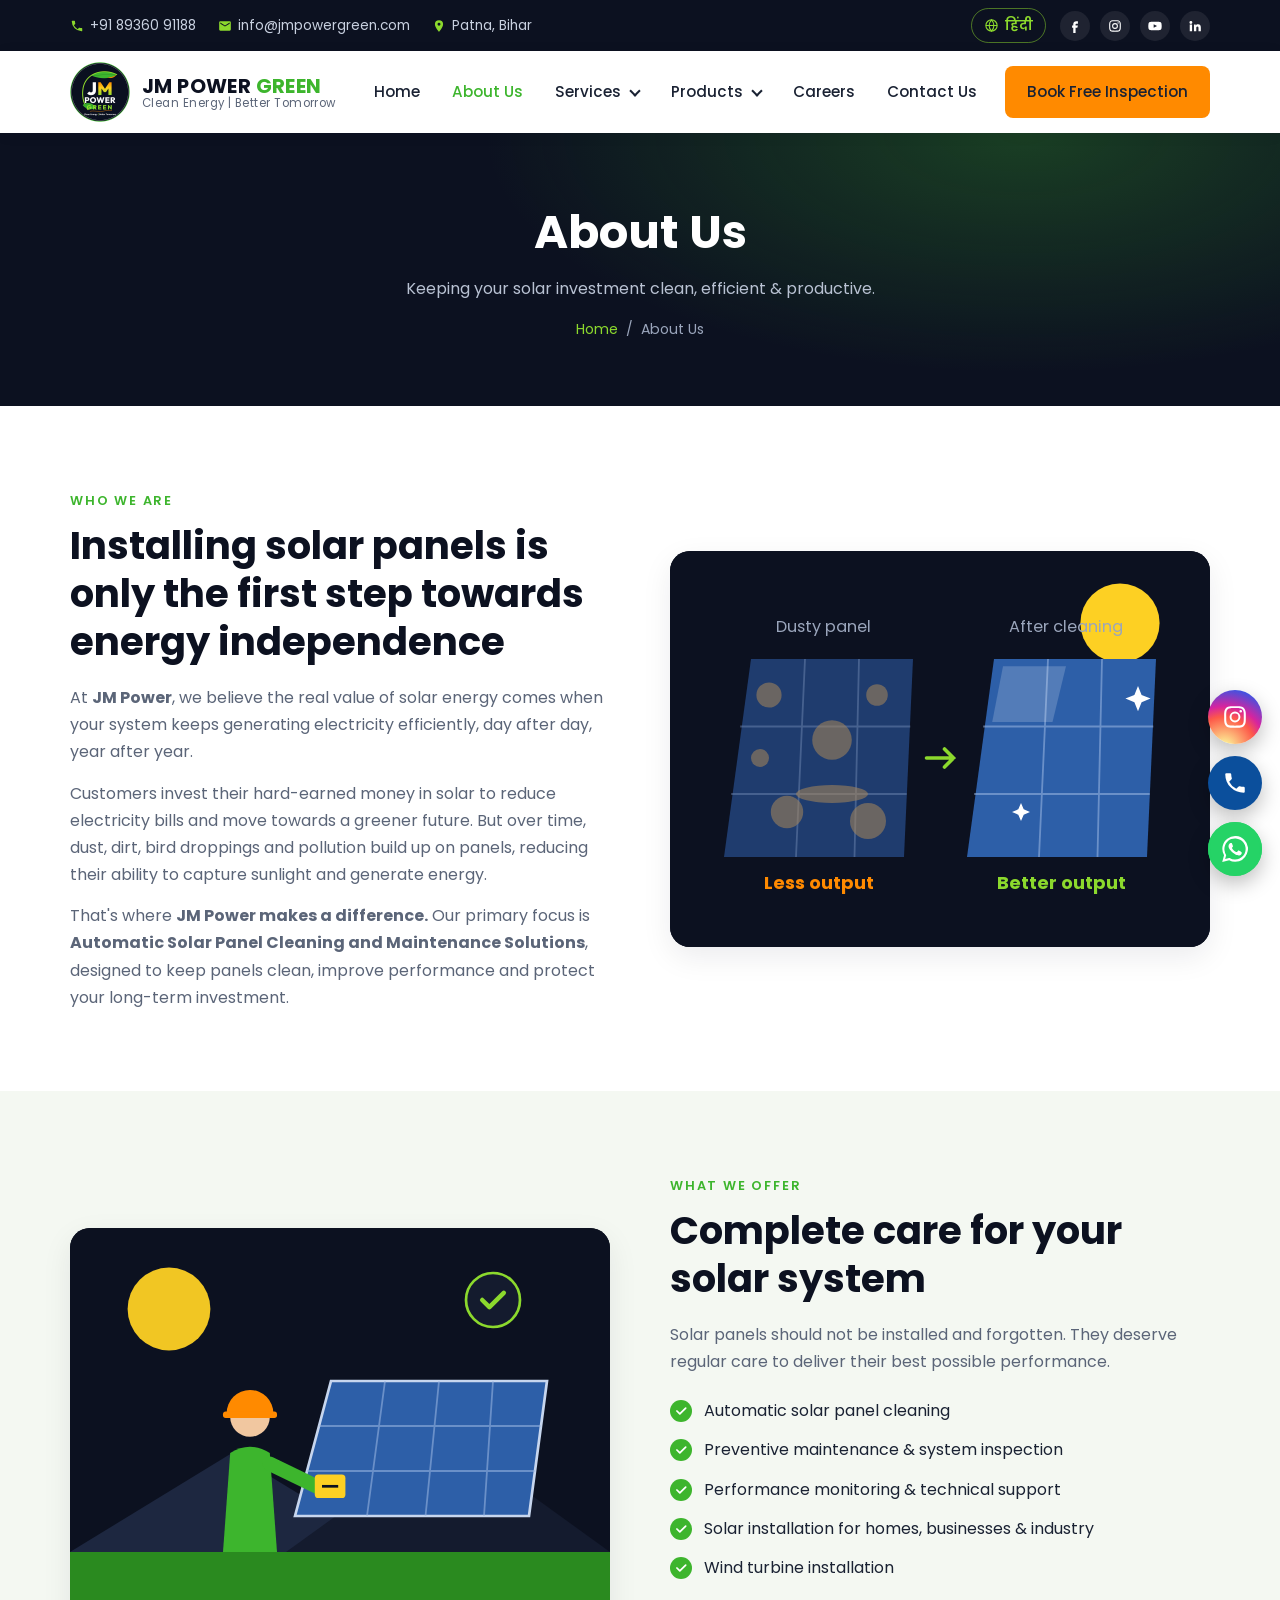
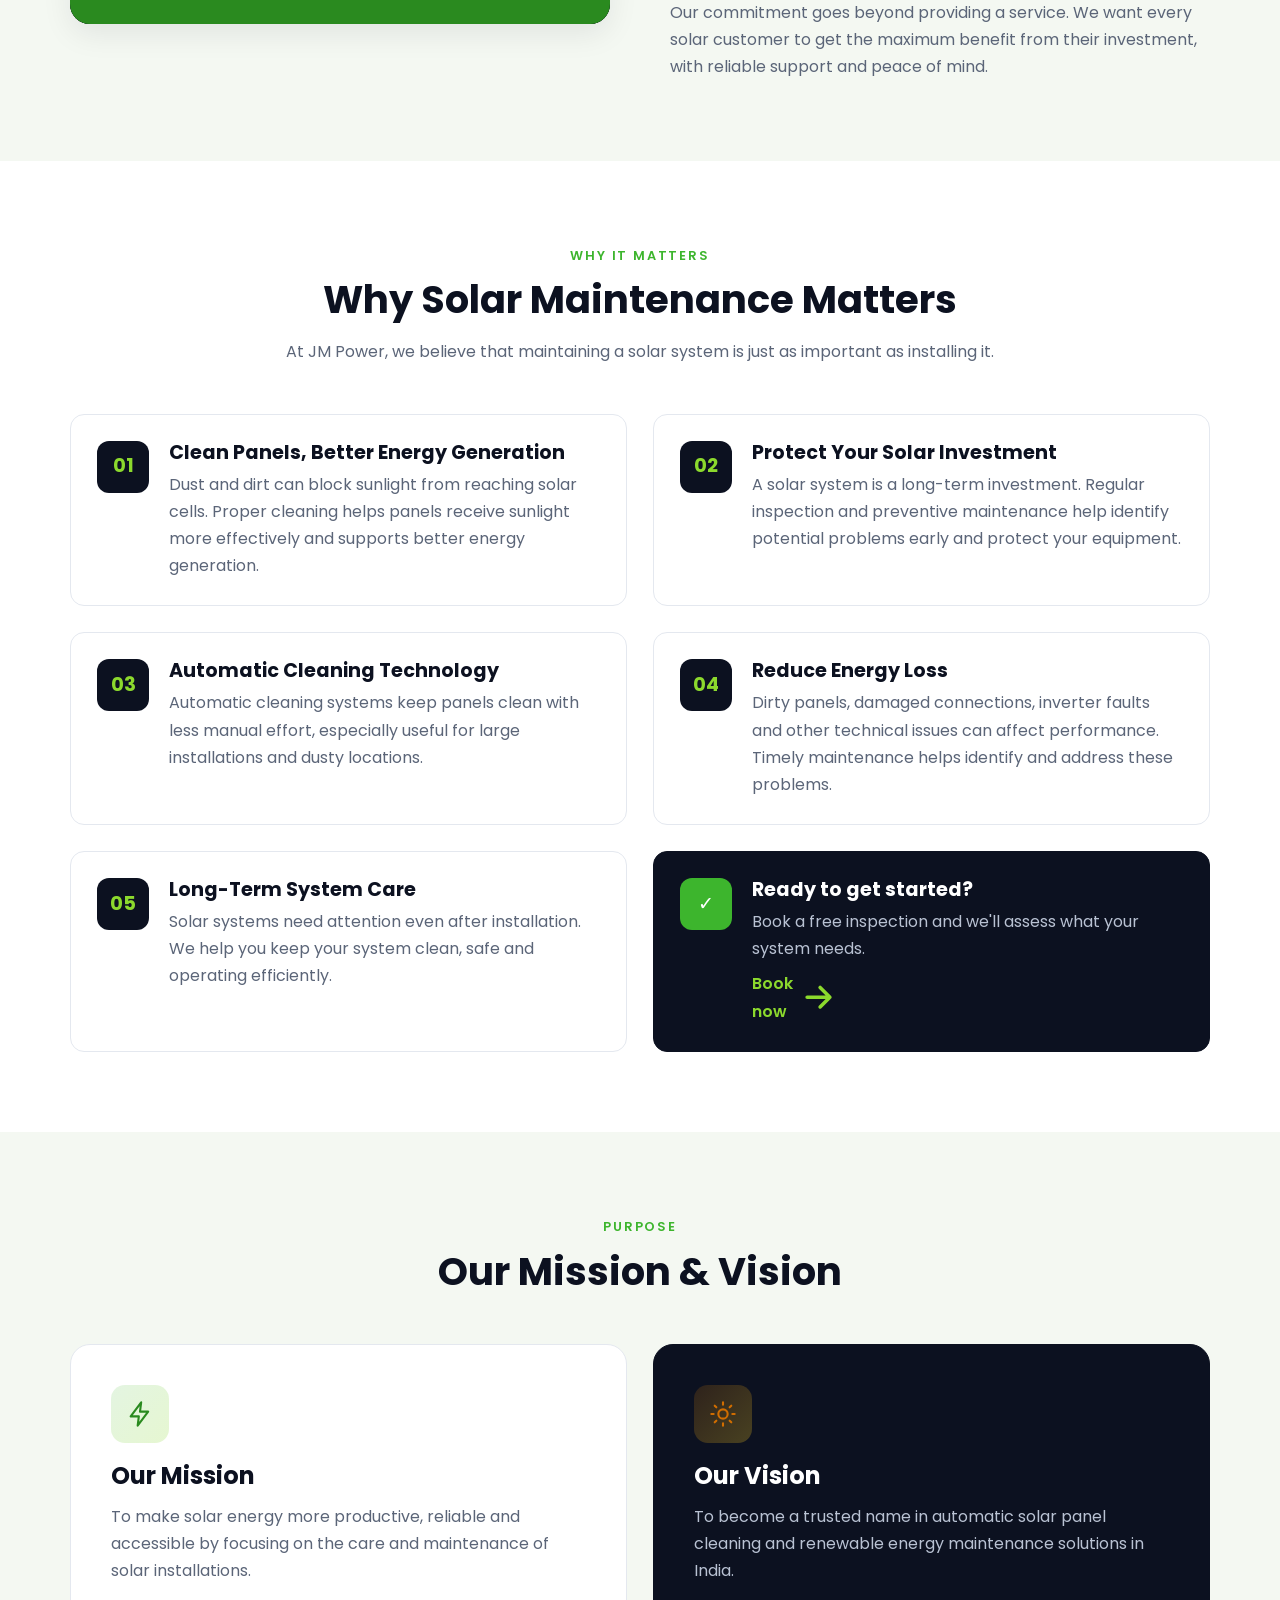
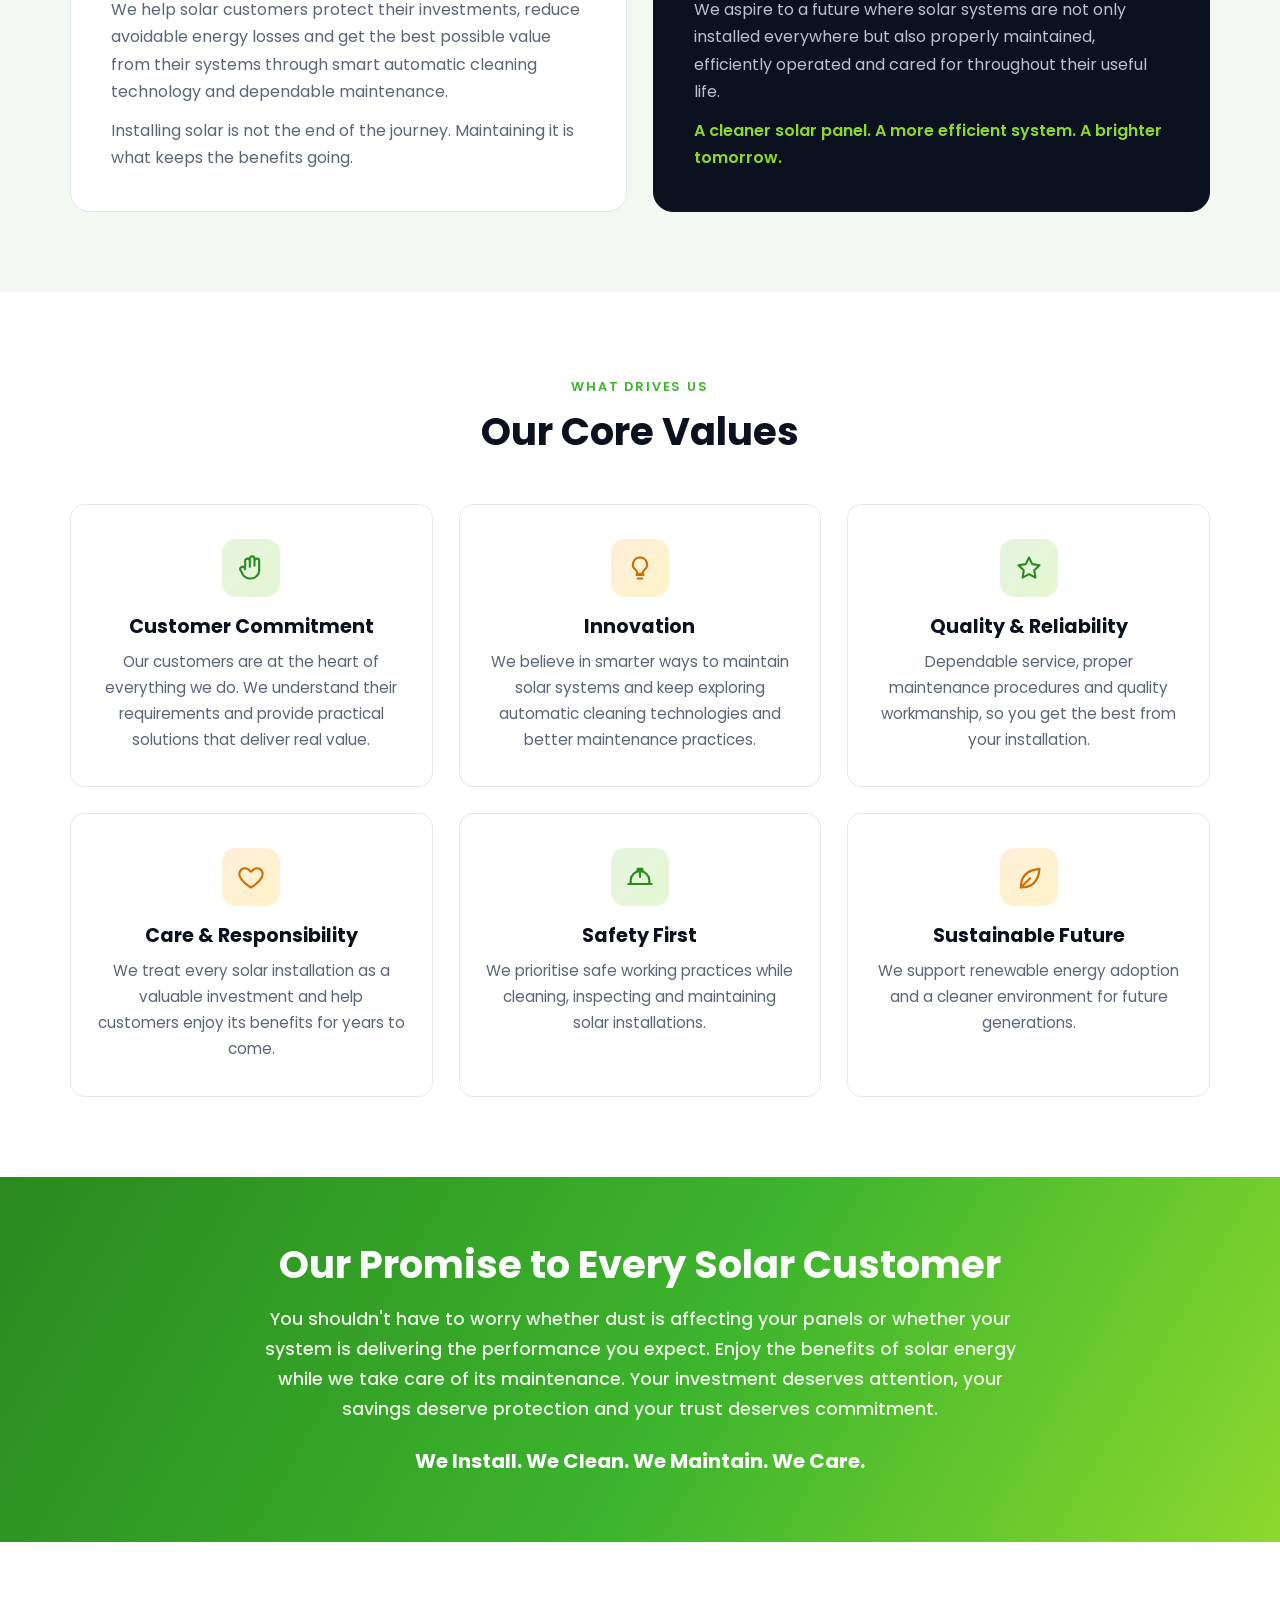
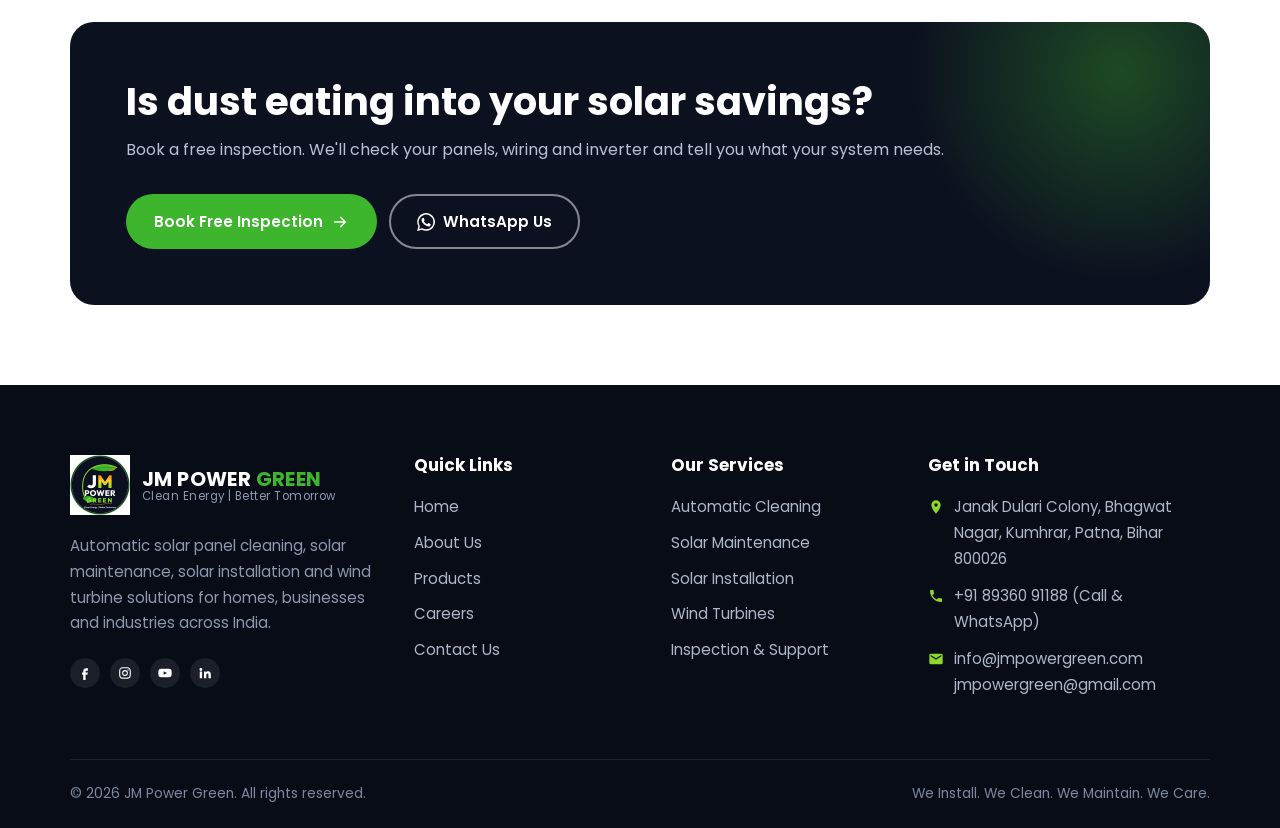
<file: about.html>
<!DOCTYPE html>
<html lang="en">
<head>
<meta charset="utf-8">
<meta name="viewport" content="width=device-width, initial-scale=1">
<title>About Us | JM Power Green, Solar Maintenance Experts in Patna</title>
<meta name="description" content="Learn about JM Power Green: our mission, vision and values in automatic solar panel cleaning, maintenance and renewable energy solutions in India.">
<link rel="canonical" href="https://www.jmpowergreen.com/about.html">
<link rel="alternate" hreflang="en" href="https://www.jmpowergreen.com/about.html">
<link rel="alternate" hreflang="hi" href="https://www.jmpowergreen.com/hi/about.html">
<link rel="alternate" hreflang="x-default" href="https://www.jmpowergreen.com/about.html">
<meta property="og:title" content="About Us | JM Power Green, Solar Maintenance Experts in Patna">
<meta property="og:description" content="Learn about JM Power Green: our mission, vision and values in automatic solar panel cleaning, maintenance and renewable energy solutions in India.">
<meta property="og:image" content="https://www.jmpowergreen.com/images/logo-512.png">
<meta name="theme-color" content="#0c1120">
<link rel="icon" type="image/png" href="images/favicon.png">
<link rel="preconnect" href="https://fonts.googleapis.com">
<link rel="preconnect" href="https://fonts.gstatic.com" crossorigin>
<link href="https://fonts.googleapis.com/css2?family=Poppins:wght@400;500;600;700&display=swap" rel="stylesheet">
<link rel="stylesheet" href="css/style.css">
</head>
<body>
<div class="topbar"><div class="container">
 <div class="tb-left">
  <span><svg viewBox="0 0 24 24" aria-hidden="true"><path d="M6.6 10.8a15.1 15.1 0 006.6 6.6l2.2-2.2a1 1 0 011-.25 11.4 11.4 0 003.6.57 1 1 0 011 1V20a1 1 0 01-1 1A17 17 0 013 4a1 1 0 011-1h3.5a1 1 0 011 1c0 1.25.2 2.45.57 3.57a1 1 0 01-.25 1z"/></svg><a href="tel:+918936091188">+91 89360 91188</a></span>
  <span><svg viewBox="0 0 24 24" aria-hidden="true"><path d="M20 4H4a2 2 0 00-2 2v12a2 2 0 002 2h16a2 2 0 002-2V6a2 2 0 00-2-2zm0 4-8 5-8-5V6l8 5 8-5v2z"/></svg><a href="mailto:info@jmpowergreen.com">info@jmpowergreen.com</a></span>
  <span class="hide-sm"><svg viewBox="0 0 24 24" aria-hidden="true"><path d="M12 2a7 7 0 00-7 7c0 5.2 7 13 7 13s7-7.8 7-13a7 7 0 00-7-7zm0 9.5A2.5 2.5 0 1112 6.5a2.5 2.5 0 010 5z"/></svg>Patna, Bihar</span>
 </div>
 <div class="tb-right"><a class="lang-switch" href="hi/about.html" hreflang="hi" lang="hi" title="हिंदी में देखें"><svg viewBox="0 0 24 24" aria-hidden="true"><circle cx="12" cy="12" r="9"/><path d="M3 12h18M12 3c2.5 2.7 3.8 5.7 3.8 9s-1.3 6.3-3.8 9c-2.5-2.7-3.8-5.7-3.8-9S9.5 5.7 12 3z"/></svg>हिंदी</a><div class="socials"><a href="#" target="_blank" rel="noopener" aria-label="Facebook"><svg viewBox="0 0 24 24" aria-hidden="true"><path d="M14 8h3V4h-3c-2.8 0-5 2.2-5 5v2H7v4h2v9h4v-9h3l1-4h-4V9c0-.6.4-1 1-1z"/></svg></a><a href="#" target="_blank" rel="noopener" aria-label="Instagram"><svg viewBox="0 0 24 24" aria-hidden="true"><path d="M12 7a5 5 0 100 10 5 5 0 000-10zm0 8.2a3.2 3.2 0 110-6.4 3.2 3.2 0 010 6.4zM17.3 5.5a1.2 1.2 0 100 2.4 1.2 1.2 0 000-2.4zM12 2c-2.7 0-3 0-4.1.1C4.4 2.3 2.3 4.4 2.1 7.9 2 9 2 9.3 2 12s0 3 .1 4.1c.2 3.5 2.3 5.6 5.8 5.8 1.1.1 1.4.1 4.1.1s3 0 4.1-.1c3.5-.2 5.6-2.3 5.8-5.8.1-1.1.1-1.4.1-4.1s0-3-.1-4.1c-.2-3.5-2.3-5.6-5.8-5.8C15 2 14.7 2 12 2zm0 1.8c2.7 0 3 0 4 .1 2.6.1 3.9 1.4 4 4 .1 1 .1 1.3.1 4s0 3-.1 4c-.1 2.6-1.4 3.9-4 4-1 .1-1.3.1-4 .1s-3 0-4-.1c-2.6-.1-3.9-1.4-4-4-.1-1-.1-1.3-.1-4s0-3 .1-4c.1-2.6 1.4-3.9 4-4 1-.1 1.3-.1 4-.1z"/></svg></a><a href="#" target="_blank" rel="noopener" aria-label="Youtube"><svg viewBox="0 0 24 24" aria-hidden="true"><path d="M23 7.2a3 3 0 00-2.1-2.1C19 4.6 12 4.6 12 4.6s-7 0-8.9.5A3 3 0 001 7.2 31 31 0 00.5 12 31 31 0 001 16.8a3 3 0 002.1 2.1c1.9.5 8.9.5 8.9.5s7 0 8.9-.5a3 3 0 002.1-2.1 31 31 0 00.5-4.8 31 31 0 00-.5-4.8zM9.7 15V9l5.8 3-5.8 3z"/></svg></a><a href="#" target="_blank" rel="noopener" aria-label="Linkedin"><svg viewBox="0 0 24 24" aria-hidden="true"><path d="M4.98 3.5a2.5 2.5 0 11-.02 5 2.5 2.5 0 01.02-5zM3 9.5h4V21H3V9.5zM9.5 9.5h3.8v1.6h.1c.5-1 1.8-2 3.8-2 4 0 4.8 2.6 4.8 6V21h-4v-5.2c0-1.2 0-2.9-1.8-2.9s-2 1.4-2 2.8V21h-4V9.5z"/></svg></a></div></div>
</div></div>
<header class="header"><div class="container">
 <a class="brand" href="index.html" aria-label="JM Power Green home">
  <img src="images/logo.png" alt="JM Power Green logo" width="60" height="60">
  <span class="bt"><strong>JM POWER <em>GREEN</em></strong><small>Clean Energy | Better Tomorrow</small></span>
 </a>
 <nav class="nav" aria-label="Main">
  <a href="index.html">Home</a><a href="about.html" class="active">About Us</a><div class="dd"><a href="services.html">Services</a><div class="dd-menu"><a href="services.html#automatic-cleaning">Automatic Solar Panel Cleaning</a><a href="services.html#maintenance">Solar Panel Maintenance</a><a href="services.html#installation">Solar Installation</a><a href="services.html#wind">Wind Turbine Installation</a><a href="services.html#inspection">Inspection &amp; Technical Support</a></div></div><div class="dd"><a href="products.html">Products</a><div class="dd-menu"><a href="products.html">Wind Turbines</a><a href="products.html#enquire">Get a Price Quote</a></div></div><a href="careers.html">Careers</a><a href="contact.html">Contact Us</a>
  <a class="btn btn-orange" href="contact.html#form">Book Free Inspection</a>
 </nav>
 <a class="lang-switch lang-mobile" href="hi/about.html" hreflang="hi" lang="hi" title="हिंदी में देखें"><svg viewBox="0 0 24 24" aria-hidden="true"><circle cx="12" cy="12" r="9"/><path d="M3 12h18M12 3c2.5 2.7 3.8 5.7 3.8 9s-1.3 6.3-3.8 9c-2.5-2.7-3.8-5.7-3.8-9S9.5 5.7 12 3z"/></svg>हिंदी</a>
 <button class="menu-toggle" aria-label="Open menu" aria-expanded="false"><span></span><span></span><span></span></button>
</div></header>
<main>

<section class="page-banner"><div class="container">
<h1>About Us</h1><p>Keeping your solar investment clean, efficient &amp; productive.</p>
<div class="crumbs"><a href="index.html">Home</a> &nbsp;/&nbsp; About Us</div>
</div></section>
<section class="section"><div class="container split">
 <div class="reveal">
  <span class="eyebrow">Who We Are</span>
  <h2>Installing solar panels is only the first step towards energy independence</h2>
  <p>At <strong>JM Power</strong>, we believe the real value of solar energy comes when your system keeps generating electricity efficiently, day after day, year after year.</p>
  <p>Customers invest their hard-earned money in solar to reduce electricity bills and move towards a greener future. But over time, dust, dirt, bird droppings and pollution build up on panels, reducing their ability to capture sunlight and generate energy.</p>
  <p>That's where <strong>JM Power makes a difference.</strong> Our primary focus is <strong>Automatic Solar Panel Cleaning and Maintenance Solutions</strong>, designed to keep panels clean, improve performance and protect your long-term investment.</p>
 </div>
 <div class="visual reveal"><svg viewBox="0 0 600 440" role="img" aria-label="Dusty solar panel next to a clean solar panel">
<rect width="600" height="440" fill="#0c1120"/>
<circle cx="500" cy="80" r="44" fill="#fdd023"/>
<g transform="translate(60 120)">
 <text x="110" y="-30" fill="#9aa5bb" font-family="Poppins,Arial" font-size="18" text-anchor="middle">Dusty panel</text>
 <path d="M0 220 L30 0 H210 L200 220Z" fill="#1f3c6e"/>
 <g stroke="#6f86b0" stroke-opacity=".5" stroke-width="2"><path d="M8 150 H203 M18 75 H207 M90 0 L80 220 M150 0 L145 220"/></g>
 <g fill="#a8875a" opacity=".55"><circle cx="50" cy="40" r="14"/><circle cx="120" cy="90" r="22"/><circle cx="70" cy="170" r="18"/><circle cx="170" cy="40" r="12"/><circle cx="160" cy="180" r="20"/><circle cx="40" cy="110" r="10"/><ellipse cx="120" cy="150" rx="40" ry="10"/></g>
 <text x="105" y="255" fill="#ff8a00" font-family="Poppins,Arial" font-size="20" font-weight="700" text-anchor="middle">Less output</text>
</g>
<g transform="translate(330 120)">
 <text x="110" y="-30" fill="#9aa5bb" font-family="Poppins,Arial" font-size="18" text-anchor="middle">After cleaning</text>
 <path d="M0 220 L30 0 H210 L200 220Z" fill="#2d5fa8"/>
 <g stroke="#9db8e3" stroke-opacity=".55" stroke-width="2"><path d="M8 150 H203 M18 75 H207 M90 0 L80 220 M150 0 L145 220"/></g>
 <path d="M40 8 L110 8 L95 70 L28 70Z" fill="#fff" opacity=".18"/>
 <g fill="#fff"><path d="M190 30 l4 10 10 4 -10 4 -4 10 -4 -10 -10 -4 10 -4z"/><path d="M60 160 l3 7 7 3 -7 3 -3 7 -3 -7 -7 -3 7 -3z"/></g>
 <text x="105" y="255" fill="#8cd92d" font-family="Poppins,Arial" font-size="20" font-weight="700" text-anchor="middle">Better output</text>
</g>
<path d="M285 230 h30 m-10 -10 l10 10 -10 10" stroke="#8cd92d" stroke-width="4" fill="none" stroke-linecap="round"/>
</svg></div>
</div></section>

<section class="section soft"><div class="container split">
 <div class="visual reveal"><svg viewBox="0 0 600 440" role="img" aria-label="Technician inspecting a rooftop solar system">
<rect width="600" height="440" fill="#0c1120"/>
<circle cx="110" cy="90" r="46" fill="#fdd023" opacity=".95"/>
<path d="M0 360 L180 250 L360 360Z" fill="#1d2740"/>
<path d="M240 360 L420 230 L600 360Z" fill="#141b2e"/>
<rect y="360" width="600" height="80" fill="#2a8a1f"/>
<g transform="translate(250 170)">
 <path d="M0 150 L40 0 H280 L260 150Z" fill="#2d5fa8" stroke="#c7d6ee" stroke-width="3"/>
 <g stroke="#9db8e3" stroke-opacity=".55" stroke-width="2"><path d="M13 100 H267 M27 50 H273 M100 0 L80 150 M160 0 L145 150 M220 0 L210 150"/></g>
</g>
<g transform="translate(160 170)">
 <circle cx="40" cy="40" r="22" fill="#f1c7a0"/>
 <path d="M14 36 a26 26 0 0 1 52 0 z" fill="#ff8a00"/>
 <rect x="10" y="34" width="60" height="7" rx="3" fill="#ff8a00"/>
 <path d="M10 190 L18 80 Q40 66 62 80 L70 190Z" fill="#3db52d"/>
 <path d="M62 92 L120 120" stroke="#3db52d" stroke-width="16" stroke-linecap="round"/>
 <rect x="112" y="104" width="34" height="26" rx="4" fill="#fdd023"/>
 <path d="M120 117h18" stroke="#0c1120" stroke-width="3"/>
</g>
<g transform="translate(470 80)"><circle r="30" fill="#141b2e" stroke="#8cd92d" stroke-width="3"/><path d="M-12 0 l8 8 16 -16" stroke="#8cd92d" stroke-width="5" fill="none" stroke-linecap="round" stroke-linejoin="round"/></g>
</svg></div>
 <div class="reveal">
  <span class="eyebrow">What We Offer</span>
  <h2>Complete care for your solar system</h2>
  <p>Solar panels should not be installed and forgotten. They deserve regular care to deliver their best possible performance.</p>
  <ul class="checklist">
   <li>Automatic solar panel cleaning</li>
   <li>Preventive maintenance &amp; system inspection</li>
   <li>Performance monitoring &amp; technical support</li>
   <li>Solar installation for homes, businesses &amp; industry</li>
   <li>Wind turbine installation</li>
  </ul>
  <p style="margin-top:18px">Our commitment goes beyond providing a service. We want every solar customer to get the maximum benefit from their investment, with reliable support and peace of mind.</p>
 </div>
</div></section>

<section class="section" id="why"><div class="container">
 <div class="section-head reveal"><span class="eyebrow">Why It Matters</span><h2>Why Solar Maintenance Matters</h2>
 <p>At JM Power, we believe that maintaining a solar system is just as important as installing it.</p></div>
 <div class="grid g2 reasons">
  <div class="reason reveal"><div class="num">01</div><div><h3>Clean Panels, Better Energy Generation</h3><p>Dust and dirt can block sunlight from reaching solar cells. Proper cleaning helps panels receive sunlight more effectively and supports better energy generation.</p></div></div><div class="reason reveal"><div class="num">02</div><div><h3>Protect Your Solar Investment</h3><p>A solar system is a long-term investment. Regular inspection and preventive maintenance help identify potential problems early and protect your equipment.</p></div></div><div class="reason reveal"><div class="num">03</div><div><h3>Automatic Cleaning Technology</h3><p>Automatic cleaning systems keep panels clean with less manual effort, especially useful for large installations and dusty locations.</p></div></div><div class="reason reveal"><div class="num">04</div><div><h3>Reduce Energy Loss</h3><p>Dirty panels, damaged connections, inverter faults and other technical issues can affect performance. Timely maintenance helps identify and address these problems.</p></div></div><div class="reason reveal"><div class="num">05</div><div><h3>Long-Term System Care</h3><p>Solar systems need attention even after installation. We help you keep your system clean, safe and operating efficiently.</p></div></div>
  <div class="reason reveal" style="background:var(--navy);border-color:var(--navy)"><div class="num" style="background:var(--green);color:#fff">&#10003;</div><div><h3 style="color:#fff">Ready to get started?</h3><p style="color:#b9c2d3">Book a free inspection and we'll assess what your system needs.</p><a class="more" style="color:var(--green-2);display:inline-flex;gap:6px;margin-top:8px;font-weight:600" href="contact.html#form">Book now <svg viewBox="0 0 24 24" fill="none" stroke="currentColor" stroke-width="2.2" stroke-linecap="round" stroke-linejoin="round" aria-hidden="true"><path d="M5 12h14M13 6l6 6-6 6"/></svg></a></div></div>
 </div>
</div></section>

<section class="section soft"><div class="container">
 <div class="section-head reveal"><span class="eyebrow">Purpose</span><h2>Our Mission &amp; Vision</h2></div>
 <div class="grid g2">
  <div class="mv reveal"><div class="icon "><svg viewBox="0 0 24 24" aria-hidden="true"><path d="M13 2L4 14h7l-1 8 9-12h-7l1-8z"/></svg></div><h3>Our Mission</h3>
   <p>To make solar energy more productive, reliable and accessible by focusing on the care and maintenance of solar installations.</p>
   <p>We help solar customers protect their investments, reduce avoidable energy losses and get the best possible value from their systems through smart automatic cleaning technology and dependable maintenance.</p>
   <p>Installing solar is not the end of the journey. Maintaining it is what keeps the benefits going.</p></div>
  <div class="mv vision reveal"><div class="icon orange"><svg viewBox="0 0 24 24" aria-hidden="true"><circle cx="12" cy="12" r="4"/><path d="M12 2v2M12 20v2M4.9 4.9l1.4 1.4M17.7 17.7l1.4 1.4M2 12h2M20 12h2M4.9 19.1l1.4-1.4M17.7 6.3l1.4-1.4"/></svg></div><h3>Our Vision</h3>
   <p>To become a trusted name in automatic solar panel cleaning and renewable energy maintenance solutions in India.</p>
   <p>We aspire to a future where solar systems are not only installed everywhere but also properly maintained, efficiently operated and cared for throughout their useful life.</p>
   <p style="color:var(--green-2);font-weight:600">A cleaner solar panel. A more efficient system. A brighter tomorrow.</p></div>
 </div>
</div></section>

<section class="section"><div class="container">
 <div class="section-head reveal"><span class="eyebrow">What Drives Us</span><h2>Our Core Values</h2></div>
 <div class="grid g3">
  <div class="card value reveal"><div class="icon "><svg viewBox="0 0 24 24" aria-hidden="true"><path d="M7 11V6a2 2 0 014 0v5M11 10V4a2 2 0 014 0v6M15 10V6a2 2 0 014 0v8a7 7 0 01-7 7h-1a7 7 0 01-6-3.4L3 14a2 2 0 013.5-2L7 13"/></svg></div><h3>Customer Commitment</h3><p>Our customers are at the heart of everything we do. We understand their requirements and provide practical solutions that deliver real value.</p></div><div class="card value reveal"><div class="icon orange"><svg viewBox="0 0 24 24" aria-hidden="true"><path d="M9 18h6M10 21h4M12 3a6 6 0 00-3.5 10.9c.6.5 1 1.2 1 2V17h5v-1.1c0-.8.4-1.5 1-2A6 6 0 0012 3z"/></svg></div><h3>Innovation</h3><p>We believe in smarter ways to maintain solar systems and keep exploring automatic cleaning technologies and better maintenance practices.</p></div><div class="card value reveal"><div class="icon "><svg viewBox="0 0 24 24" aria-hidden="true"><path d="M12 3l2.8 5.7 6.2.9-4.5 4.4 1 6.2L12 17.3 6.5 20.2l1-6.2L3 9.6l6.2-.9L12 3z"/></svg></div><h3>Quality &amp; Reliability</h3><p>Dependable service, proper maintenance procedures and quality workmanship, so you get the best from your installation.</p></div><div class="card value reveal"><div class="icon orange"><svg viewBox="0 0 24 24" aria-hidden="true"><path d="M12 21s-7.5-4.6-9.5-9.3C1 8 3.3 4.5 6.8 4.5c2 0 3.6 1.1 5.2 3 1.6-1.9 3.2-3 5.2-3 3.5 0 5.8 3.5 4.3 7.2C19.5 16.4 12 21 12 21z"/></svg></div><h3>Care &amp; Responsibility</h3><p>We treat every solar installation as a valuable investment and help customers enjoy its benefits for years to come.</p></div><div class="card value reveal"><div class="icon "><svg viewBox="0 0 24 24" aria-hidden="true"><path d="M2 18h20M4 18v-3a8 8 0 0116 0v3"/><path d="M10 7V5h4v2M12 7v5"/></svg></div><h3>Safety First</h3><p>We prioritise safe working practices while cleaning, inspecting and maintaining solar installations.</p></div><div class="card value reveal"><div class="icon orange"><svg viewBox="0 0 24 24" aria-hidden="true"><path d="M5 21c0-9 5-15 16-16-1 11-7 16-16 16z"/><path d="M5 21l8-8"/></svg></div><h3>Sustainable Future</h3><p>We support renewable energy adoption and a cleaner environment for future generations.</p></div>
 </div>
</div></section>

<section class="quote-band"><div class="container reveal">
 <h2>Our Promise to Every Solar Customer</h2>
 <p style="max-width:760px;margin:16px auto 0">You shouldn't have to worry whether dust is affecting your panels or whether your system is delivering the performance you expect. Enjoy the benefits of solar energy while we take care of its maintenance. Your investment deserves attention, your savings deserve protection and your trust deserves commitment.</p>
 <p style="margin-top:20px;font-size:1.25rem;font-weight:700;color:#fff">We Install. We Clean. We Maintain. We Care.</p>
</div></section>
<section class="section"><div class="container"><div class="cta reveal">
<div><h2>Is dust eating into your solar savings?</h2><p>Book a free inspection. We'll check your panels, wiring and inverter and tell you what your system needs.</p></div>
<div class="actions"><a class="btn btn-primary" href="contact.html#form">Book Free Inspection <svg viewBox="0 0 24 24" fill="none" stroke="currentColor" stroke-width="2.2" stroke-linecap="round" stroke-linejoin="round" aria-hidden="true"><path d="M5 12h14M13 6l6 6-6 6"/></svg></a>
<a class="btn btn-outline" href="https://wa.me/918936091188?text=Hello%20JM%20Power%2C%20I%20would%20like%20to%20book%20a%20free%20solar%20inspection." target="_blank" rel="noopener"><svg viewBox="0 0 24 24" fill="currentColor" aria-hidden="true"><path d="M17.5 14.4c-.3-.1-1.8-.9-2-1-.3-.1-.5-.1-.7.1l-.9 1.2c-.2.2-.3.2-.6.1a8 8 0 01-2.4-1.5 9 9 0 01-1.6-2c-.2-.3 0-.5.1-.6l.4-.5.3-.5v-.5l-.9-2.2c-.2-.6-.5-.5-.7-.5h-.6a1.1 1.1 0 00-.8.4 3.4 3.4 0 00-1.1 2.5 5.9 5.9 0 001.2 3.1 13.4 13.4 0 005.2 4.6c1.9.8 2.7.9 3.6.8a3.1 3.1 0 002-1.4 2.5 2.5 0 00.2-1.4c-.1-.1-.3-.2-.6-.3zM12 21.8a9.8 9.8 0 01-5-1.4l-.4-.2-3.7 1 1-3.6-.2-.4A9.8 9.8 0 1112 21.8zM20.5 3.5A11.8 11.8 0 001.9 17.7L.2 24l6.4-1.7a11.8 11.8 0 005.6 1.4A11.9 11.9 0 0020.5 3.5z"/></svg> WhatsApp Us</a></div>
</div></div></section>

</main>
<footer class="footer"><div class="container">
 <div class="cols">
  <div>
   <a class="brand" href="index.html"><img src="images/logo.png" alt="JM Power Green logo" width="60" height="60"><span class="bt"><strong>JM POWER <em>GREEN</em></strong><small>Clean Energy | Better Tomorrow</small></span></a>
   <p class="about-f">Automatic solar panel cleaning, solar maintenance, solar installation and wind turbine solutions for homes, businesses and industries across India.</p>
   <div class="socials"><a href="#" target="_blank" rel="noopener" aria-label="Facebook"><svg viewBox="0 0 24 24" aria-hidden="true"><path d="M14 8h3V4h-3c-2.8 0-5 2.2-5 5v2H7v4h2v9h4v-9h3l1-4h-4V9c0-.6.4-1 1-1z"/></svg></a><a href="#" target="_blank" rel="noopener" aria-label="Instagram"><svg viewBox="0 0 24 24" aria-hidden="true"><path d="M12 7a5 5 0 100 10 5 5 0 000-10zm0 8.2a3.2 3.2 0 110-6.4 3.2 3.2 0 010 6.4zM17.3 5.5a1.2 1.2 0 100 2.4 1.2 1.2 0 000-2.4zM12 2c-2.7 0-3 0-4.1.1C4.4 2.3 2.3 4.4 2.1 7.9 2 9 2 9.3 2 12s0 3 .1 4.1c.2 3.5 2.3 5.6 5.8 5.8 1.1.1 1.4.1 4.1.1s3 0 4.1-.1c3.5-.2 5.6-2.3 5.8-5.8.1-1.1.1-1.4.1-4.1s0-3-.1-4.1c-.2-3.5-2.3-5.6-5.8-5.8C15 2 14.7 2 12 2zm0 1.8c2.7 0 3 0 4 .1 2.6.1 3.9 1.4 4 4 .1 1 .1 1.3.1 4s0 3-.1 4c-.1 2.6-1.4 3.9-4 4-1 .1-1.3.1-4 .1s-3 0-4-.1c-2.6-.1-3.9-1.4-4-4-.1-1-.1-1.3-.1-4s0-3 .1-4c.1-2.6 1.4-3.9 4-4 1-.1 1.3-.1 4-.1z"/></svg></a><a href="#" target="_blank" rel="noopener" aria-label="Youtube"><svg viewBox="0 0 24 24" aria-hidden="true"><path d="M23 7.2a3 3 0 00-2.1-2.1C19 4.6 12 4.6 12 4.6s-7 0-8.9.5A3 3 0 001 7.2 31 31 0 00.5 12 31 31 0 001 16.8a3 3 0 002.1 2.1c1.9.5 8.9.5 8.9.5s7 0 8.9-.5a3 3 0 002.1-2.1 31 31 0 00.5-4.8 31 31 0 00-.5-4.8zM9.7 15V9l5.8 3-5.8 3z"/></svg></a><a href="#" target="_blank" rel="noopener" aria-label="Linkedin"><svg viewBox="0 0 24 24" aria-hidden="true"><path d="M4.98 3.5a2.5 2.5 0 11-.02 5 2.5 2.5 0 01.02-5zM3 9.5h4V21H3V9.5zM9.5 9.5h3.8v1.6h.1c.5-1 1.8-2 3.8-2 4 0 4.8 2.6 4.8 6V21h-4v-5.2c0-1.2 0-2.9-1.8-2.9s-2 1.4-2 2.8V21h-4V9.5z"/></svg></a></div>
  </div>
  <div><h4>Quick Links</h4><ul><li><a href="index.html">Home</a></li><li><a href="about.html">About Us</a></li><li><a href="products.html">Products</a></li><li><a href="careers.html">Careers</a></li><li><a href="contact.html">Contact Us</a></li></ul></div>
  <div><h4>Our Services</h4><ul><li><a href="services.html#automatic-cleaning">Automatic Cleaning</a></li><li><a href="services.html#maintenance">Solar Maintenance</a></li><li><a href="services.html#installation">Solar Installation</a></li><li><a href="services.html#wind">Wind Turbines</a></li><li><a href="services.html#inspection">Inspection &amp; Support</a></li></ul></div>
  <div><h4>Get in Touch</h4>
   <div class="fc"><svg viewBox="0 0 24 24" aria-hidden="true"><path d="M12 2a7 7 0 00-7 7c0 5.2 7 13 7 13s7-7.8 7-13a7 7 0 00-7-7zm0 9.5A2.5 2.5 0 1112 6.5a2.5 2.5 0 010 5z"/></svg><span>Janak Dulari Colony, Bhagwat Nagar, Kumhrar, Patna, Bihar 800026</span></div>
   <div class="fc"><svg viewBox="0 0 24 24" aria-hidden="true"><path d="M6.6 10.8a15.1 15.1 0 006.6 6.6l2.2-2.2a1 1 0 011-.25 11.4 11.4 0 003.6.57 1 1 0 011 1V20a1 1 0 01-1 1A17 17 0 013 4a1 1 0 011-1h3.5a1 1 0 011 1c0 1.25.2 2.45.57 3.57a1 1 0 01-.25 1z"/></svg><a href="tel:+918936091188">+91 89360 91188 (Call &amp; WhatsApp)</a></div>
   <div class="fc"><svg viewBox="0 0 24 24" aria-hidden="true"><path d="M20 4H4a2 2 0 00-2 2v12a2 2 0 002 2h16a2 2 0 002-2V6a2 2 0 00-2-2zm0 4-8 5-8-5V6l8 5 8-5v2z"/></svg><span><a href="mailto:info@jmpowergreen.com">info@jmpowergreen.com</a><br><a href="mailto:jmpowergreen@gmail.com">jmpowergreen@gmail.com</a></span></div>
  </div>
 </div>
 <div class="bottom"><span>&copy; <span data-year>2026</span> JM Power Green. All rights reserved.</span><span>We Install. We Clean. We Maintain. We Care.</span></div>
</div></footer>
<div class="float">
 <a class="f-ig" href="#" target="_blank" rel="noopener" aria-label="Instagram"><span class="tip">Follow on Instagram</span><svg viewBox="0 0 24 24" aria-hidden="true"><path d="M12 7a5 5 0 100 10 5 5 0 000-10zm0 8.2a3.2 3.2 0 110-6.4 3.2 3.2 0 010 6.4zM17.3 5.5a1.2 1.2 0 100 2.4 1.2 1.2 0 000-2.4zM12 2c-2.7 0-3 0-4.1.1C4.4 2.3 2.3 4.4 2.1 7.9 2 9 2 9.3 2 12s0 3 .1 4.1c.2 3.5 2.3 5.6 5.8 5.8 1.1.1 1.4.1 4.1.1s3 0 4.1-.1c3.5-.2 5.6-2.3 5.8-5.8.1-1.1.1-1.4.1-4.1s0-3-.1-4.1c-.2-3.5-2.3-5.6-5.8-5.8C15 2 14.7 2 12 2zm0 1.8c2.7 0 3 0 4 .1 2.6.1 3.9 1.4 4 4 .1 1 .1 1.3.1 4s0 3-.1 4c-.1 2.6-1.4 3.9-4 4-1 .1-1.3.1-4 .1s-3 0-4-.1c-2.6-.1-3.9-1.4-4-4-.1-1-.1-1.3-.1-4s0-3 .1-4c.1-2.6 1.4-3.9 4-4 1-.1 1.3-.1 4-.1z"/></svg></a>
 <a class="f-call" href="tel:+918936091188" aria-label="Call"><span class="tip">Call +91 89360 91188</span><svg viewBox="0 0 24 24" aria-hidden="true"><path d="M6.6 10.8a15.1 15.1 0 006.6 6.6l2.2-2.2a1 1 0 011-.25 11.4 11.4 0 003.6.57 1 1 0 011 1V20a1 1 0 01-1 1A17 17 0 013 4a1 1 0 011-1h3.5a1 1 0 011 1c0 1.25.2 2.45.57 3.57a1 1 0 01-.25 1z"/></svg></a>
 <a class="f-wa" href="https://wa.me/918936091188?text=Hello%20JM%20Power%2C%20I%20would%20like%20to%20know%20more%20about%20your%20solar%20services." target="_blank" rel="noopener" aria-label="WhatsApp"><span class="tip">Chat on WhatsApp</span><svg viewBox="0 0 24 24" aria-hidden="true"><path d="M17.5 14.4c-.3-.1-1.8-.9-2-1-.3-.1-.5-.1-.7.1l-.9 1.2c-.2.2-.3.2-.6.1a8 8 0 01-2.4-1.5 9 9 0 01-1.6-2c-.2-.3 0-.5.1-.6l.4-.5.3-.5v-.5l-.9-2.2c-.2-.6-.5-.5-.7-.5h-.6a1.1 1.1 0 00-.8.4 3.4 3.4 0 00-1.1 2.5 5.9 5.9 0 001.2 3.1 13.4 13.4 0 005.2 4.6c1.9.8 2.7.9 3.6.8a3.1 3.1 0 002-1.4 2.5 2.5 0 00.2-1.4c-.1-.1-.3-.2-.6-.3zM12 21.8a9.8 9.8 0 01-5-1.4l-.4-.2-3.7 1 1-3.6-.2-.4A9.8 9.8 0 1112 21.8zM20.5 3.5A11.8 11.8 0 001.9 17.7L.2 24l6.4-1.7a11.8 11.8 0 005.6 1.4A11.9 11.9 0 0020.5 3.5z"/></svg></a>
</div>
<button class="to-top" aria-label="Back to top"><svg viewBox="0 0 24 24"><path d="M6 15l6-6 6 6"/></svg></button>
<script src="js/main.js"></script>
</body>
</html>
</file>
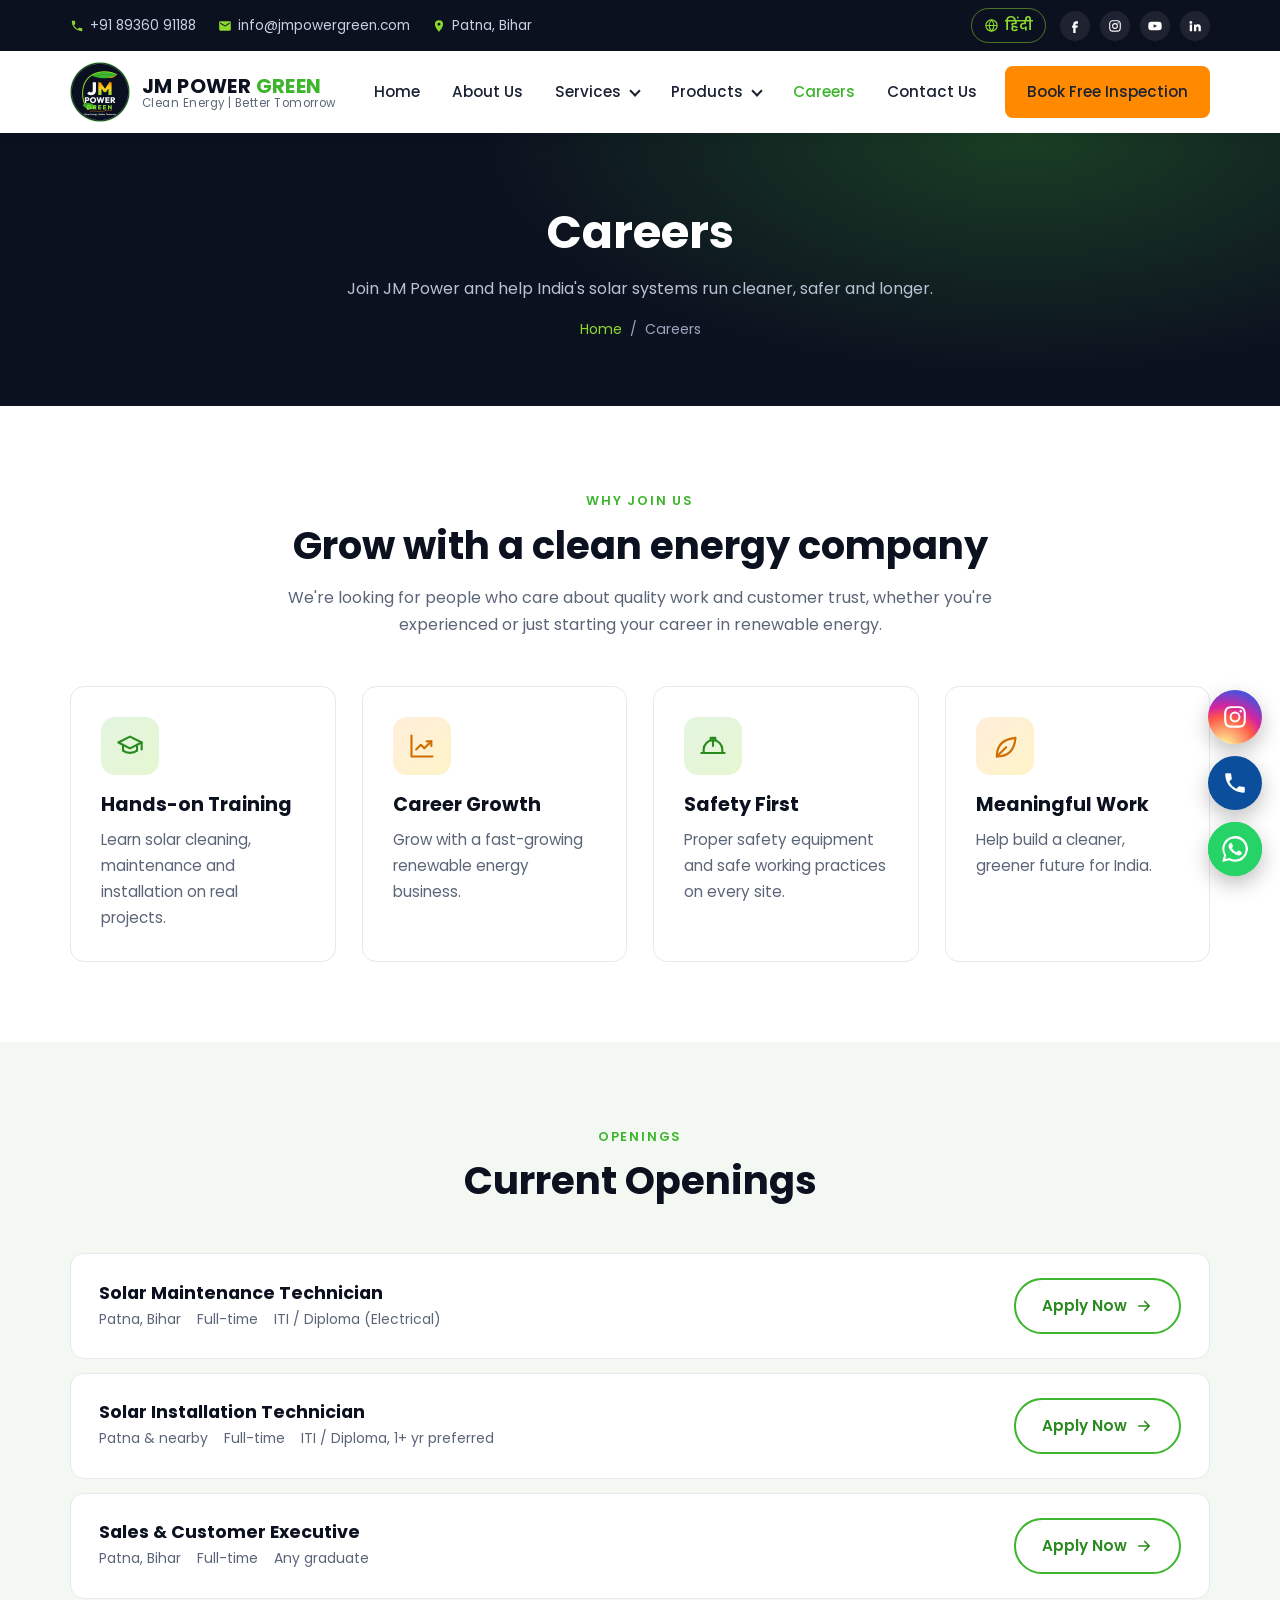
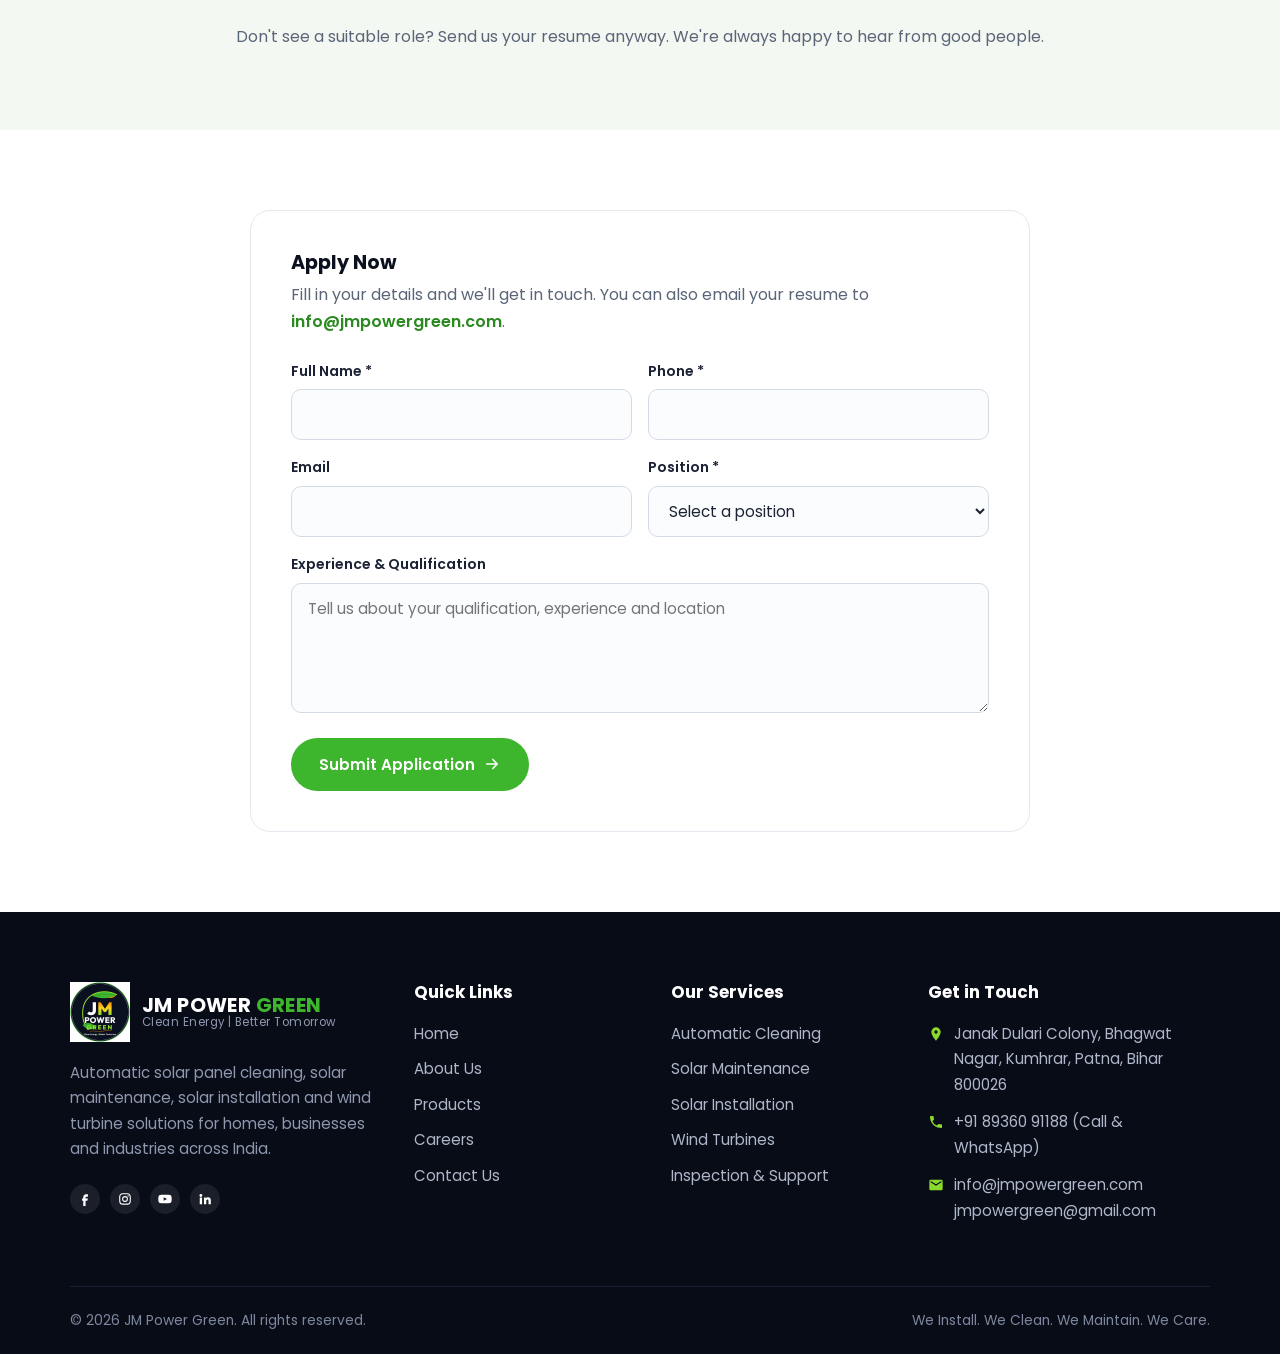
<file: careers.html>
<!DOCTYPE html>
<html lang="en">
<head>
<meta charset="utf-8">
<meta name="viewport" content="width=device-width, initial-scale=1">
<title>Careers | Solar Technician & Sales Jobs in Patna | JM Power Green</title>
<meta name="description" content="Join JM Power Green in Patna. Openings for solar maintenance technicians, installation technicians and sales executives.">
<link rel="canonical" href="https://www.jmpowergreen.com/careers.html">
<link rel="alternate" hreflang="en" href="https://www.jmpowergreen.com/careers.html">
<link rel="alternate" hreflang="hi" href="https://www.jmpowergreen.com/hi/careers.html">
<link rel="alternate" hreflang="x-default" href="https://www.jmpowergreen.com/careers.html">
<meta property="og:title" content="Careers | Solar Technician & Sales Jobs in Patna | JM Power Green">
<meta property="og:description" content="Join JM Power Green in Patna. Openings for solar maintenance technicians, installation technicians and sales executives.">
<meta property="og:image" content="https://www.jmpowergreen.com/images/logo-512.png">
<meta name="theme-color" content="#0c1120">
<link rel="icon" type="image/png" href="images/favicon.png">
<link rel="preconnect" href="https://fonts.googleapis.com">
<link rel="preconnect" href="https://fonts.gstatic.com" crossorigin>
<link href="https://fonts.googleapis.com/css2?family=Poppins:wght@400;500;600;700&display=swap" rel="stylesheet">
<link rel="stylesheet" href="css/style.css">
</head>
<body>
<div class="topbar"><div class="container">
 <div class="tb-left">
  <span><svg viewBox="0 0 24 24" aria-hidden="true"><path d="M6.6 10.8a15.1 15.1 0 006.6 6.6l2.2-2.2a1 1 0 011-.25 11.4 11.4 0 003.6.57 1 1 0 011 1V20a1 1 0 01-1 1A17 17 0 013 4a1 1 0 011-1h3.5a1 1 0 011 1c0 1.25.2 2.45.57 3.57a1 1 0 01-.25 1z"/></svg><a href="tel:+918936091188">+91 89360 91188</a></span>
  <span><svg viewBox="0 0 24 24" aria-hidden="true"><path d="M20 4H4a2 2 0 00-2 2v12a2 2 0 002 2h16a2 2 0 002-2V6a2 2 0 00-2-2zm0 4-8 5-8-5V6l8 5 8-5v2z"/></svg><a href="mailto:info@jmpowergreen.com">info@jmpowergreen.com</a></span>
  <span class="hide-sm"><svg viewBox="0 0 24 24" aria-hidden="true"><path d="M12 2a7 7 0 00-7 7c0 5.2 7 13 7 13s7-7.8 7-13a7 7 0 00-7-7zm0 9.5A2.5 2.5 0 1112 6.5a2.5 2.5 0 010 5z"/></svg>Patna, Bihar</span>
 </div>
 <div class="tb-right"><a class="lang-switch" href="hi/careers.html" hreflang="hi" lang="hi" title="हिंदी में देखें"><svg viewBox="0 0 24 24" aria-hidden="true"><circle cx="12" cy="12" r="9"/><path d="M3 12h18M12 3c2.5 2.7 3.8 5.7 3.8 9s-1.3 6.3-3.8 9c-2.5-2.7-3.8-5.7-3.8-9S9.5 5.7 12 3z"/></svg>हिंदी</a><div class="socials"><a href="#" target="_blank" rel="noopener" aria-label="Facebook"><svg viewBox="0 0 24 24" aria-hidden="true"><path d="M14 8h3V4h-3c-2.8 0-5 2.2-5 5v2H7v4h2v9h4v-9h3l1-4h-4V9c0-.6.4-1 1-1z"/></svg></a><a href="#" target="_blank" rel="noopener" aria-label="Instagram"><svg viewBox="0 0 24 24" aria-hidden="true"><path d="M12 7a5 5 0 100 10 5 5 0 000-10zm0 8.2a3.2 3.2 0 110-6.4 3.2 3.2 0 010 6.4zM17.3 5.5a1.2 1.2 0 100 2.4 1.2 1.2 0 000-2.4zM12 2c-2.7 0-3 0-4.1.1C4.4 2.3 2.3 4.4 2.1 7.9 2 9 2 9.3 2 12s0 3 .1 4.1c.2 3.5 2.3 5.6 5.8 5.8 1.1.1 1.4.1 4.1.1s3 0 4.1-.1c3.5-.2 5.6-2.3 5.8-5.8.1-1.1.1-1.4.1-4.1s0-3-.1-4.1c-.2-3.5-2.3-5.6-5.8-5.8C15 2 14.7 2 12 2zm0 1.8c2.7 0 3 0 4 .1 2.6.1 3.9 1.4 4 4 .1 1 .1 1.3.1 4s0 3-.1 4c-.1 2.6-1.4 3.9-4 4-1 .1-1.3.1-4 .1s-3 0-4-.1c-2.6-.1-3.9-1.4-4-4-.1-1-.1-1.3-.1-4s0-3 .1-4c.1-2.6 1.4-3.9 4-4 1-.1 1.3-.1 4-.1z"/></svg></a><a href="#" target="_blank" rel="noopener" aria-label="Youtube"><svg viewBox="0 0 24 24" aria-hidden="true"><path d="M23 7.2a3 3 0 00-2.1-2.1C19 4.6 12 4.6 12 4.6s-7 0-8.9.5A3 3 0 001 7.2 31 31 0 00.5 12 31 31 0 001 16.8a3 3 0 002.1 2.1c1.9.5 8.9.5 8.9.5s7 0 8.9-.5a3 3 0 002.1-2.1 31 31 0 00.5-4.8 31 31 0 00-.5-4.8zM9.7 15V9l5.8 3-5.8 3z"/></svg></a><a href="#" target="_blank" rel="noopener" aria-label="Linkedin"><svg viewBox="0 0 24 24" aria-hidden="true"><path d="M4.98 3.5a2.5 2.5 0 11-.02 5 2.5 2.5 0 01.02-5zM3 9.5h4V21H3V9.5zM9.5 9.5h3.8v1.6h.1c.5-1 1.8-2 3.8-2 4 0 4.8 2.6 4.8 6V21h-4v-5.2c0-1.2 0-2.9-1.8-2.9s-2 1.4-2 2.8V21h-4V9.5z"/></svg></a></div></div>
</div></div>
<header class="header"><div class="container">
 <a class="brand" href="index.html" aria-label="JM Power Green home">
  <img src="images/logo.png" alt="JM Power Green logo" width="60" height="60">
  <span class="bt"><strong>JM POWER <em>GREEN</em></strong><small>Clean Energy | Better Tomorrow</small></span>
 </a>
 <nav class="nav" aria-label="Main">
  <a href="index.html">Home</a><a href="about.html">About Us</a><div class="dd"><a href="services.html">Services</a><div class="dd-menu"><a href="services.html#automatic-cleaning">Automatic Solar Panel Cleaning</a><a href="services.html#maintenance">Solar Panel Maintenance</a><a href="services.html#installation">Solar Installation</a><a href="services.html#wind">Wind Turbine Installation</a><a href="services.html#inspection">Inspection &amp; Technical Support</a></div></div><div class="dd"><a href="products.html">Products</a><div class="dd-menu"><a href="products.html">Wind Turbines</a><a href="products.html#enquire">Get a Price Quote</a></div></div><a href="careers.html" class="active">Careers</a><a href="contact.html">Contact Us</a>
  <a class="btn btn-orange" href="contact.html#form">Book Free Inspection</a>
 </nav>
 <a class="lang-switch lang-mobile" href="hi/careers.html" hreflang="hi" lang="hi" title="हिंदी में देखें"><svg viewBox="0 0 24 24" aria-hidden="true"><circle cx="12" cy="12" r="9"/><path d="M3 12h18M12 3c2.5 2.7 3.8 5.7 3.8 9s-1.3 6.3-3.8 9c-2.5-2.7-3.8-5.7-3.8-9S9.5 5.7 12 3z"/></svg>हिंदी</a>
 <button class="menu-toggle" aria-label="Open menu" aria-expanded="false"><span></span><span></span><span></span></button>
</div></header>
<main>

<section class="page-banner"><div class="container">
<h1>Careers</h1><p>Join JM Power and help India's solar systems run cleaner, safer and longer.</p>
<div class="crumbs"><a href="index.html">Home</a> &nbsp;/&nbsp; Careers</div>
</div></section>
<section class="section"><div class="container">
 <div class="section-head reveal"><span class="eyebrow">Why Join Us</span><h2>Grow with a clean energy company</h2>
 <p>We're looking for people who care about quality work and customer trust, whether you're experienced or just starting your career in renewable energy.</p></div>
 <div class="grid g4 perks">
  <div class="card reveal"><div class="icon "><svg viewBox="0 0 24 24" aria-hidden="true"><path d="M2 9l10-5 10 5-10 5L2 9z"/><path d="M6 11v5c3 2.5 9 2.5 12 0v-5M22 9v6"/></svg></div><h3>Hands-on Training</h3><p>Learn solar cleaning, maintenance and installation on real projects.</p></div>
  <div class="card reveal"><div class="icon orange"><svg viewBox="0 0 24 24" aria-hidden="true"><path d="M3 3v18h18"/><path d="M7 15l4-4 3 3 6-6"/><path d="M16 8h4v4"/></svg></div><h3>Career Growth</h3><p>Grow with a fast-growing renewable energy business.</p></div>
  <div class="card reveal"><div class="icon "><svg viewBox="0 0 24 24" aria-hidden="true"><path d="M2 18h20M4 18v-3a8 8 0 0116 0v3"/><path d="M10 7V5h4v2M12 7v5"/></svg></div><h3>Safety First</h3><p>Proper safety equipment and safe working practices on every site.</p></div>
  <div class="card reveal"><div class="icon orange"><svg viewBox="0 0 24 24" aria-hidden="true"><path d="M5 21c0-9 5-15 16-16-1 11-7 16-16 16z"/><path d="M5 21l8-8"/></svg></div><h3>Meaningful Work</h3><p>Help build a cleaner, greener future for India.</p></div>
 </div>
</div></section>
<section class="section soft"><div class="container">
 <div class="section-head reveal"><span class="eyebrow">Openings</span><h2>Current Openings</h2></div>
 <div class="job reveal"><div><h3>Solar Maintenance Technician</h3><div class="meta"><span>Patna, Bihar</span><span>Full-time</span><span>ITI / Diploma (Electrical)</span></div></div><a class="btn btn-ghost" href="#apply">Apply Now <svg viewBox="0 0 24 24" fill="none" stroke="currentColor" stroke-width="2.2" stroke-linecap="round" stroke-linejoin="round" aria-hidden="true"><path d="M5 12h14M13 6l6 6-6 6"/></svg></a></div><div class="job reveal"><div><h3>Solar Installation Technician</h3><div class="meta"><span>Patna &amp; nearby</span><span>Full-time</span><span>ITI / Diploma, 1+ yr preferred</span></div></div><a class="btn btn-ghost" href="#apply">Apply Now <svg viewBox="0 0 24 24" fill="none" stroke="currentColor" stroke-width="2.2" stroke-linecap="round" stroke-linejoin="round" aria-hidden="true"><path d="M5 12h14M13 6l6 6-6 6"/></svg></a></div><div class="job reveal"><div><h3>Sales &amp; Customer Executive</h3><div class="meta"><span>Patna, Bihar</span><span>Full-time</span><span>Any graduate</span></div></div><a class="btn btn-ghost" href="#apply">Apply Now <svg viewBox="0 0 24 24" fill="none" stroke="currentColor" stroke-width="2.2" stroke-linecap="round" stroke-linejoin="round" aria-hidden="true"><path d="M5 12h14M13 6l6 6-6 6"/></svg></a></div>
 <p style="text-align:center;margin-top:24px">Don't see a suitable role? Send us your resume anyway. We're always happy to hear from good people.</p>
</div></section>
<section class="section" id="apply"><div class="container" style="max-width:820px">
 <form class="form reveal" action="send.php" method="post">
  <div class="form-msg" role="status"></div>
  <h3>Apply Now</h3><p>Fill in your details and we'll get in touch. You can also email your resume to <a href="mailto:info@jmpowergreen.com" style="color:var(--green-dark);font-weight:600">info@jmpowergreen.com</a>.</p>
  <input type="hidden" name="form_type" value="Career Application">
  <input type="hidden" name="return" value="careers.html">
  <input class="hp" type="text" name="website" tabindex="-1" autocomplete="off">
  <div class="frow"><div class="field"><label for="c-name">Full Name *</label><input id="c-name" name="name" required></div>
  <div class="field"><label for="c-phone">Phone *</label><input id="c-phone" name="phone" type="tel" required pattern="[0-9+ ]{10,15}"></div></div>
  <div class="frow"><div class="field"><label for="c-email">Email</label><input id="c-email" name="email" type="email"></div>
  <div class="field"><label for="c-pos">Position *</label><select id="c-pos" name="service" required><option value="">Select a position</option><option>Solar Maintenance Technician</option><option>Solar Installation Technician</option><option>Sales &amp; Customer Executive</option><option>Other</option></select></div></div>
  <div class="field"><label for="c-msg">Experience &amp; Qualification</label><textarea id="c-msg" name="message" placeholder="Tell us about your qualification, experience and location"></textarea></div>
  <button class="btn btn-primary" type="submit">Submit Application <svg viewBox="0 0 24 24" fill="none" stroke="currentColor" stroke-width="2.2" stroke-linecap="round" stroke-linejoin="round" aria-hidden="true"><path d="M5 12h14M13 6l6 6-6 6"/></svg></button>
 </form>
</div></section>

</main>
<footer class="footer"><div class="container">
 <div class="cols">
  <div>
   <a class="brand" href="index.html"><img src="images/logo.png" alt="JM Power Green logo" width="60" height="60"><span class="bt"><strong>JM POWER <em>GREEN</em></strong><small>Clean Energy | Better Tomorrow</small></span></a>
   <p class="about-f">Automatic solar panel cleaning, solar maintenance, solar installation and wind turbine solutions for homes, businesses and industries across India.</p>
   <div class="socials"><a href="#" target="_blank" rel="noopener" aria-label="Facebook"><svg viewBox="0 0 24 24" aria-hidden="true"><path d="M14 8h3V4h-3c-2.8 0-5 2.2-5 5v2H7v4h2v9h4v-9h3l1-4h-4V9c0-.6.4-1 1-1z"/></svg></a><a href="#" target="_blank" rel="noopener" aria-label="Instagram"><svg viewBox="0 0 24 24" aria-hidden="true"><path d="M12 7a5 5 0 100 10 5 5 0 000-10zm0 8.2a3.2 3.2 0 110-6.4 3.2 3.2 0 010 6.4zM17.3 5.5a1.2 1.2 0 100 2.4 1.2 1.2 0 000-2.4zM12 2c-2.7 0-3 0-4.1.1C4.4 2.3 2.3 4.4 2.1 7.9 2 9 2 9.3 2 12s0 3 .1 4.1c.2 3.5 2.3 5.6 5.8 5.8 1.1.1 1.4.1 4.1.1s3 0 4.1-.1c3.5-.2 5.6-2.3 5.8-5.8.1-1.1.1-1.4.1-4.1s0-3-.1-4.1c-.2-3.5-2.3-5.6-5.8-5.8C15 2 14.7 2 12 2zm0 1.8c2.7 0 3 0 4 .1 2.6.1 3.9 1.4 4 4 .1 1 .1 1.3.1 4s0 3-.1 4c-.1 2.6-1.4 3.9-4 4-1 .1-1.3.1-4 .1s-3 0-4-.1c-2.6-.1-3.9-1.4-4-4-.1-1-.1-1.3-.1-4s0-3 .1-4c.1-2.6 1.4-3.9 4-4 1-.1 1.3-.1 4-.1z"/></svg></a><a href="#" target="_blank" rel="noopener" aria-label="Youtube"><svg viewBox="0 0 24 24" aria-hidden="true"><path d="M23 7.2a3 3 0 00-2.1-2.1C19 4.6 12 4.6 12 4.6s-7 0-8.9.5A3 3 0 001 7.2 31 31 0 00.5 12 31 31 0 001 16.8a3 3 0 002.1 2.1c1.9.5 8.9.5 8.9.5s7 0 8.9-.5a3 3 0 002.1-2.1 31 31 0 00.5-4.8 31 31 0 00-.5-4.8zM9.7 15V9l5.8 3-5.8 3z"/></svg></a><a href="#" target="_blank" rel="noopener" aria-label="Linkedin"><svg viewBox="0 0 24 24" aria-hidden="true"><path d="M4.98 3.5a2.5 2.5 0 11-.02 5 2.5 2.5 0 01.02-5zM3 9.5h4V21H3V9.5zM9.5 9.5h3.8v1.6h.1c.5-1 1.8-2 3.8-2 4 0 4.8 2.6 4.8 6V21h-4v-5.2c0-1.2 0-2.9-1.8-2.9s-2 1.4-2 2.8V21h-4V9.5z"/></svg></a></div>
  </div>
  <div><h4>Quick Links</h4><ul><li><a href="index.html">Home</a></li><li><a href="about.html">About Us</a></li><li><a href="products.html">Products</a></li><li><a href="careers.html">Careers</a></li><li><a href="contact.html">Contact Us</a></li></ul></div>
  <div><h4>Our Services</h4><ul><li><a href="services.html#automatic-cleaning">Automatic Cleaning</a></li><li><a href="services.html#maintenance">Solar Maintenance</a></li><li><a href="services.html#installation">Solar Installation</a></li><li><a href="services.html#wind">Wind Turbines</a></li><li><a href="services.html#inspection">Inspection &amp; Support</a></li></ul></div>
  <div><h4>Get in Touch</h4>
   <div class="fc"><svg viewBox="0 0 24 24" aria-hidden="true"><path d="M12 2a7 7 0 00-7 7c0 5.2 7 13 7 13s7-7.8 7-13a7 7 0 00-7-7zm0 9.5A2.5 2.5 0 1112 6.5a2.5 2.5 0 010 5z"/></svg><span>Janak Dulari Colony, Bhagwat Nagar, Kumhrar, Patna, Bihar 800026</span></div>
   <div class="fc"><svg viewBox="0 0 24 24" aria-hidden="true"><path d="M6.6 10.8a15.1 15.1 0 006.6 6.6l2.2-2.2a1 1 0 011-.25 11.4 11.4 0 003.6.57 1 1 0 011 1V20a1 1 0 01-1 1A17 17 0 013 4a1 1 0 011-1h3.5a1 1 0 011 1c0 1.25.2 2.45.57 3.57a1 1 0 01-.25 1z"/></svg><a href="tel:+918936091188">+91 89360 91188 (Call &amp; WhatsApp)</a></div>
   <div class="fc"><svg viewBox="0 0 24 24" aria-hidden="true"><path d="M20 4H4a2 2 0 00-2 2v12a2 2 0 002 2h16a2 2 0 002-2V6a2 2 0 00-2-2zm0 4-8 5-8-5V6l8 5 8-5v2z"/></svg><span><a href="mailto:info@jmpowergreen.com">info@jmpowergreen.com</a><br><a href="mailto:jmpowergreen@gmail.com">jmpowergreen@gmail.com</a></span></div>
  </div>
 </div>
 <div class="bottom"><span>&copy; <span data-year>2026</span> JM Power Green. All rights reserved.</span><span>We Install. We Clean. We Maintain. We Care.</span></div>
</div></footer>
<div class="float">
 <a class="f-ig" href="#" target="_blank" rel="noopener" aria-label="Instagram"><span class="tip">Follow on Instagram</span><svg viewBox="0 0 24 24" aria-hidden="true"><path d="M12 7a5 5 0 100 10 5 5 0 000-10zm0 8.2a3.2 3.2 0 110-6.4 3.2 3.2 0 010 6.4zM17.3 5.5a1.2 1.2 0 100 2.4 1.2 1.2 0 000-2.4zM12 2c-2.7 0-3 0-4.1.1C4.4 2.3 2.3 4.4 2.1 7.9 2 9 2 9.3 2 12s0 3 .1 4.1c.2 3.5 2.3 5.6 5.8 5.8 1.1.1 1.4.1 4.1.1s3 0 4.1-.1c3.5-.2 5.6-2.3 5.8-5.8.1-1.1.1-1.4.1-4.1s0-3-.1-4.1c-.2-3.5-2.3-5.6-5.8-5.8C15 2 14.7 2 12 2zm0 1.8c2.7 0 3 0 4 .1 2.6.1 3.9 1.4 4 4 .1 1 .1 1.3.1 4s0 3-.1 4c-.1 2.6-1.4 3.9-4 4-1 .1-1.3.1-4 .1s-3 0-4-.1c-2.6-.1-3.9-1.4-4-4-.1-1-.1-1.3-.1-4s0-3 .1-4c.1-2.6 1.4-3.9 4-4 1-.1 1.3-.1 4-.1z"/></svg></a>
 <a class="f-call" href="tel:+918936091188" aria-label="Call"><span class="tip">Call +91 89360 91188</span><svg viewBox="0 0 24 24" aria-hidden="true"><path d="M6.6 10.8a15.1 15.1 0 006.6 6.6l2.2-2.2a1 1 0 011-.25 11.4 11.4 0 003.6.57 1 1 0 011 1V20a1 1 0 01-1 1A17 17 0 013 4a1 1 0 011-1h3.5a1 1 0 011 1c0 1.25.2 2.45.57 3.57a1 1 0 01-.25 1z"/></svg></a>
 <a class="f-wa" href="https://wa.me/918936091188?text=Hello%20JM%20Power%2C%20I%20would%20like%20to%20know%20more%20about%20your%20solar%20services." target="_blank" rel="noopener" aria-label="WhatsApp"><span class="tip">Chat on WhatsApp</span><svg viewBox="0 0 24 24" aria-hidden="true"><path d="M17.5 14.4c-.3-.1-1.8-.9-2-1-.3-.1-.5-.1-.7.1l-.9 1.2c-.2.2-.3.2-.6.1a8 8 0 01-2.4-1.5 9 9 0 01-1.6-2c-.2-.3 0-.5.1-.6l.4-.5.3-.5v-.5l-.9-2.2c-.2-.6-.5-.5-.7-.5h-.6a1.1 1.1 0 00-.8.4 3.4 3.4 0 00-1.1 2.5 5.9 5.9 0 001.2 3.1 13.4 13.4 0 005.2 4.6c1.9.8 2.7.9 3.6.8a3.1 3.1 0 002-1.4 2.5 2.5 0 00.2-1.4c-.1-.1-.3-.2-.6-.3zM12 21.8a9.8 9.8 0 01-5-1.4l-.4-.2-3.7 1 1-3.6-.2-.4A9.8 9.8 0 1112 21.8zM20.5 3.5A11.8 11.8 0 001.9 17.7L.2 24l6.4-1.7a11.8 11.8 0 005.6 1.4A11.9 11.9 0 0020.5 3.5z"/></svg></a>
</div>
<button class="to-top" aria-label="Back to top"><svg viewBox="0 0 24 24"><path d="M6 15l6-6 6 6"/></svg></button>
<script src="js/main.js"></script>
</body>
</html>
</file>
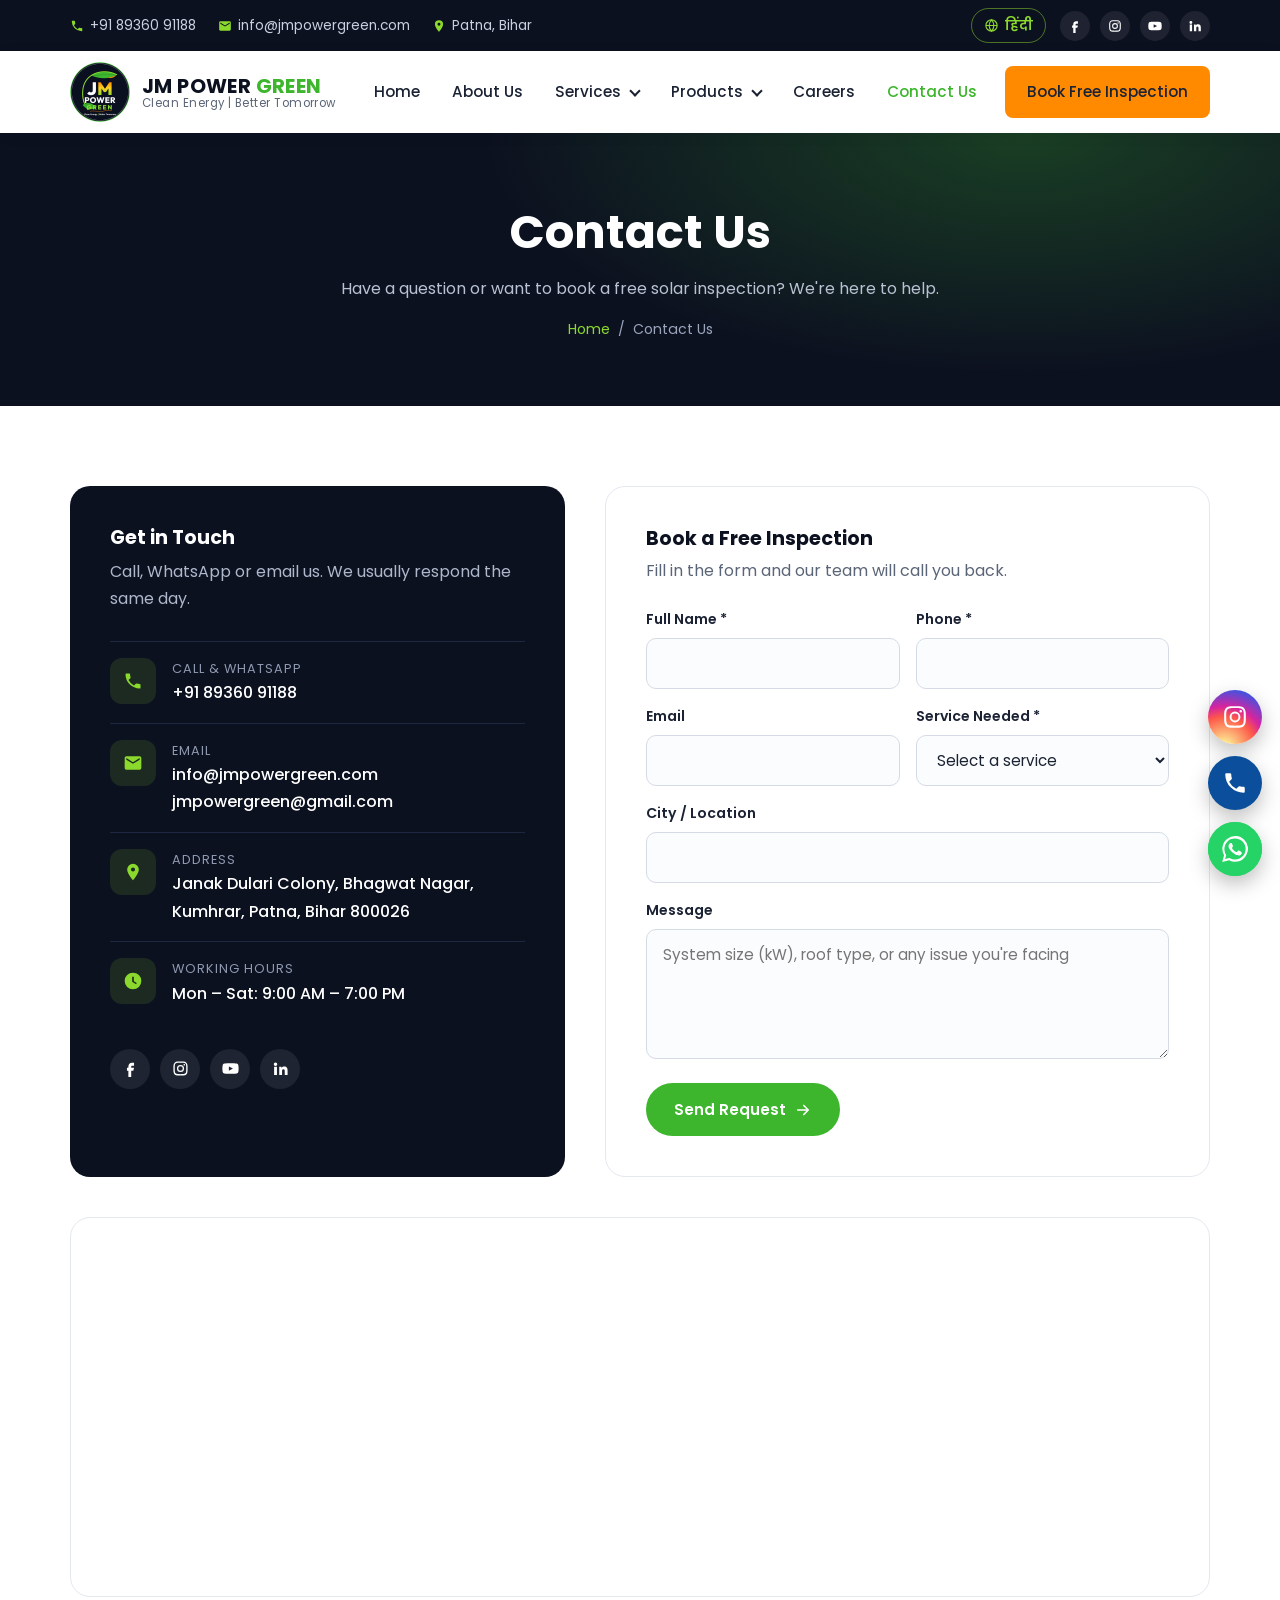
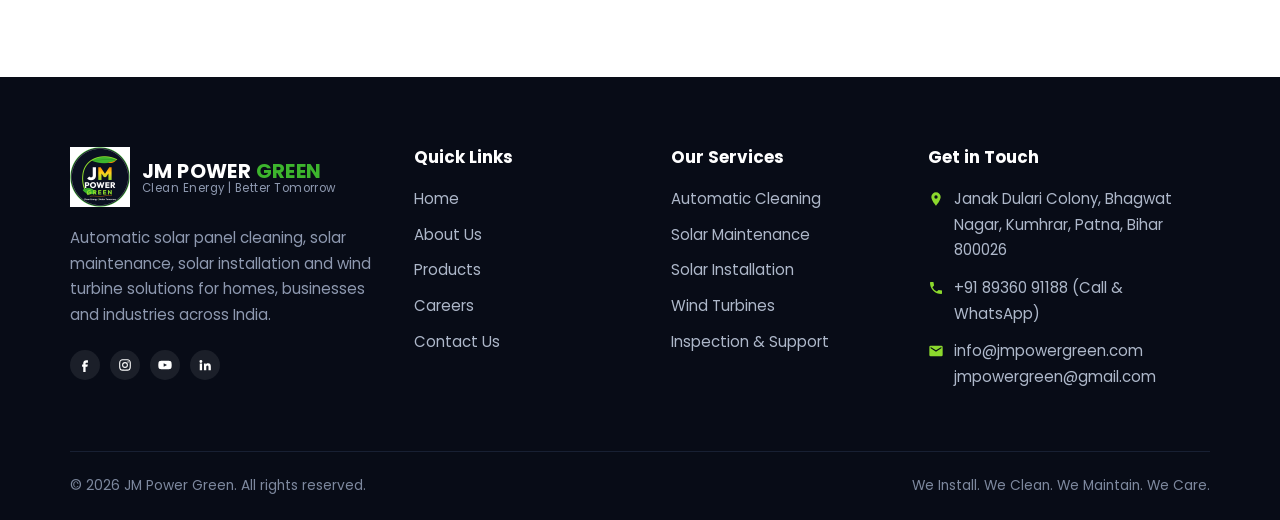
<file: contact.html>
<!DOCTYPE html>
<html lang="en">
<head>
<meta charset="utf-8">
<meta name="viewport" content="width=device-width, initial-scale=1">
<title>Contact Us | Book a Free Solar Inspection in Patna | JM Power Green</title>
<meta name="description" content="Contact JM Power Green, Patna. Call or WhatsApp +91 89360 91188 or email info@jmpowergreen.com to book a free solar inspection.">
<link rel="canonical" href="https://www.jmpowergreen.com/contact.html">
<link rel="alternate" hreflang="en" href="https://www.jmpowergreen.com/contact.html">
<link rel="alternate" hreflang="hi" href="https://www.jmpowergreen.com/hi/contact.html">
<link rel="alternate" hreflang="x-default" href="https://www.jmpowergreen.com/contact.html">
<meta property="og:title" content="Contact Us | Book a Free Solar Inspection in Patna | JM Power Green">
<meta property="og:description" content="Contact JM Power Green, Patna. Call or WhatsApp +91 89360 91188 or email info@jmpowergreen.com to book a free solar inspection.">
<meta property="og:image" content="https://www.jmpowergreen.com/images/logo-512.png">
<meta name="theme-color" content="#0c1120">
<link rel="icon" type="image/png" href="images/favicon.png">
<link rel="preconnect" href="https://fonts.googleapis.com">
<link rel="preconnect" href="https://fonts.gstatic.com" crossorigin>
<link href="https://fonts.googleapis.com/css2?family=Poppins:wght@400;500;600;700&display=swap" rel="stylesheet">
<link rel="stylesheet" href="css/style.css">
</head>
<body>
<div class="topbar"><div class="container">
 <div class="tb-left">
  <span><svg viewBox="0 0 24 24" aria-hidden="true"><path d="M6.6 10.8a15.1 15.1 0 006.6 6.6l2.2-2.2a1 1 0 011-.25 11.4 11.4 0 003.6.57 1 1 0 011 1V20a1 1 0 01-1 1A17 17 0 013 4a1 1 0 011-1h3.5a1 1 0 011 1c0 1.25.2 2.45.57 3.57a1 1 0 01-.25 1z"/></svg><a href="tel:+918936091188">+91 89360 91188</a></span>
  <span><svg viewBox="0 0 24 24" aria-hidden="true"><path d="M20 4H4a2 2 0 00-2 2v12a2 2 0 002 2h16a2 2 0 002-2V6a2 2 0 00-2-2zm0 4-8 5-8-5V6l8 5 8-5v2z"/></svg><a href="mailto:info@jmpowergreen.com">info@jmpowergreen.com</a></span>
  <span class="hide-sm"><svg viewBox="0 0 24 24" aria-hidden="true"><path d="M12 2a7 7 0 00-7 7c0 5.2 7 13 7 13s7-7.8 7-13a7 7 0 00-7-7zm0 9.5A2.5 2.5 0 1112 6.5a2.5 2.5 0 010 5z"/></svg>Patna, Bihar</span>
 </div>
 <div class="tb-right"><a class="lang-switch" href="hi/contact.html" hreflang="hi" lang="hi" title="हिंदी में देखें"><svg viewBox="0 0 24 24" aria-hidden="true"><circle cx="12" cy="12" r="9"/><path d="M3 12h18M12 3c2.5 2.7 3.8 5.7 3.8 9s-1.3 6.3-3.8 9c-2.5-2.7-3.8-5.7-3.8-9S9.5 5.7 12 3z"/></svg>हिंदी</a><div class="socials"><a href="#" target="_blank" rel="noopener" aria-label="Facebook"><svg viewBox="0 0 24 24" aria-hidden="true"><path d="M14 8h3V4h-3c-2.8 0-5 2.2-5 5v2H7v4h2v9h4v-9h3l1-4h-4V9c0-.6.4-1 1-1z"/></svg></a><a href="#" target="_blank" rel="noopener" aria-label="Instagram"><svg viewBox="0 0 24 24" aria-hidden="true"><path d="M12 7a5 5 0 100 10 5 5 0 000-10zm0 8.2a3.2 3.2 0 110-6.4 3.2 3.2 0 010 6.4zM17.3 5.5a1.2 1.2 0 100 2.4 1.2 1.2 0 000-2.4zM12 2c-2.7 0-3 0-4.1.1C4.4 2.3 2.3 4.4 2.1 7.9 2 9 2 9.3 2 12s0 3 .1 4.1c.2 3.5 2.3 5.6 5.8 5.8 1.1.1 1.4.1 4.1.1s3 0 4.1-.1c3.5-.2 5.6-2.3 5.8-5.8.1-1.1.1-1.4.1-4.1s0-3-.1-4.1c-.2-3.5-2.3-5.6-5.8-5.8C15 2 14.7 2 12 2zm0 1.8c2.7 0 3 0 4 .1 2.6.1 3.9 1.4 4 4 .1 1 .1 1.3.1 4s0 3-.1 4c-.1 2.6-1.4 3.9-4 4-1 .1-1.3.1-4 .1s-3 0-4-.1c-2.6-.1-3.9-1.4-4-4-.1-1-.1-1.3-.1-4s0-3 .1-4c.1-2.6 1.4-3.9 4-4 1-.1 1.3-.1 4-.1z"/></svg></a><a href="#" target="_blank" rel="noopener" aria-label="Youtube"><svg viewBox="0 0 24 24" aria-hidden="true"><path d="M23 7.2a3 3 0 00-2.1-2.1C19 4.6 12 4.6 12 4.6s-7 0-8.9.5A3 3 0 001 7.2 31 31 0 00.5 12 31 31 0 001 16.8a3 3 0 002.1 2.1c1.9.5 8.9.5 8.9.5s7 0 8.9-.5a3 3 0 002.1-2.1 31 31 0 00.5-4.8 31 31 0 00-.5-4.8zM9.7 15V9l5.8 3-5.8 3z"/></svg></a><a href="#" target="_blank" rel="noopener" aria-label="Linkedin"><svg viewBox="0 0 24 24" aria-hidden="true"><path d="M4.98 3.5a2.5 2.5 0 11-.02 5 2.5 2.5 0 01.02-5zM3 9.5h4V21H3V9.5zM9.5 9.5h3.8v1.6h.1c.5-1 1.8-2 3.8-2 4 0 4.8 2.6 4.8 6V21h-4v-5.2c0-1.2 0-2.9-1.8-2.9s-2 1.4-2 2.8V21h-4V9.5z"/></svg></a></div></div>
</div></div>
<header class="header"><div class="container">
 <a class="brand" href="index.html" aria-label="JM Power Green home">
  <img src="images/logo.png" alt="JM Power Green logo" width="60" height="60">
  <span class="bt"><strong>JM POWER <em>GREEN</em></strong><small>Clean Energy | Better Tomorrow</small></span>
 </a>
 <nav class="nav" aria-label="Main">
  <a href="index.html">Home</a><a href="about.html">About Us</a><div class="dd"><a href="services.html">Services</a><div class="dd-menu"><a href="services.html#automatic-cleaning">Automatic Solar Panel Cleaning</a><a href="services.html#maintenance">Solar Panel Maintenance</a><a href="services.html#installation">Solar Installation</a><a href="services.html#wind">Wind Turbine Installation</a><a href="services.html#inspection">Inspection &amp; Technical Support</a></div></div><div class="dd"><a href="products.html">Products</a><div class="dd-menu"><a href="products.html">Wind Turbines</a><a href="products.html#enquire">Get a Price Quote</a></div></div><a href="careers.html">Careers</a><a href="contact.html" class="active">Contact Us</a>
  <a class="btn btn-orange" href="contact.html#form">Book Free Inspection</a>
 </nav>
 <a class="lang-switch lang-mobile" href="hi/contact.html" hreflang="hi" lang="hi" title="हिंदी में देखें"><svg viewBox="0 0 24 24" aria-hidden="true"><circle cx="12" cy="12" r="9"/><path d="M3 12h18M12 3c2.5 2.7 3.8 5.7 3.8 9s-1.3 6.3-3.8 9c-2.5-2.7-3.8-5.7-3.8-9S9.5 5.7 12 3z"/></svg>हिंदी</a>
 <button class="menu-toggle" aria-label="Open menu" aria-expanded="false"><span></span><span></span><span></span></button>
</div></header>
<main>

<section class="page-banner"><div class="container">
<h1>Contact Us</h1><p>Have a question or want to book a free solar inspection? We're here to help.</p>
<div class="crumbs"><a href="index.html">Home</a> &nbsp;/&nbsp; Contact Us</div>
</div></section>
<section class="section"><div class="container">
 <div class="contact-grid">
  <div class="info-card reveal">
   <h3>Get in Touch</h3><p>Call, WhatsApp or email us. We usually respond the same day.</p>
   <div class="info-item"><div class="ii"><svg viewBox="0 0 24 24" aria-hidden="true"><path d="M6.6 10.8a15.1 15.1 0 006.6 6.6l2.2-2.2a1 1 0 011-.25 11.4 11.4 0 003.6.57 1 1 0 011 1V20a1 1 0 01-1 1A17 17 0 013 4a1 1 0 011-1h3.5a1 1 0 011 1c0 1.25.2 2.45.57 3.57a1 1 0 01-.25 1z"/></svg></div><div><small>Call &amp; WhatsApp</small><a href="tel:+918936091188">+91 89360 91188</a></div></div>
   <div class="info-item"><div class="ii"><svg viewBox="0 0 24 24" aria-hidden="true"><path d="M20 4H4a2 2 0 00-2 2v12a2 2 0 002 2h16a2 2 0 002-2V6a2 2 0 00-2-2zm0 4-8 5-8-5V6l8 5 8-5v2z"/></svg></div><div><small>Email</small><a href="mailto:info@jmpowergreen.com">info@jmpowergreen.com</a><br><a href="mailto:jmpowergreen@gmail.com">jmpowergreen@gmail.com</a></div></div>
   <div class="info-item"><div class="ii"><svg viewBox="0 0 24 24" aria-hidden="true"><path d="M12 2a7 7 0 00-7 7c0 5.2 7 13 7 13s7-7.8 7-13a7 7 0 00-7-7zm0 9.5A2.5 2.5 0 1112 6.5a2.5 2.5 0 010 5z"/></svg></div><div><small>Address</small><span>Janak Dulari Colony, Bhagwat Nagar, Kumhrar, Patna, Bihar 800026</span></div></div>
   <div class="info-item"><div class="ii"><svg viewBox="0 0 24 24" aria-hidden="true"><path d="M12 2a10 10 0 100 20 10 10 0 000-20zm1 10.4 3.5 2.1-.8 1.3L11 13V7h2v5.4z"/></svg></div><div><small>Working Hours</small><span>Mon – Sat: 9:00 AM – 7:00 PM</span></div></div>
   <div class="socials"><a href="#" target="_blank" rel="noopener" aria-label="Facebook"><svg viewBox="0 0 24 24" aria-hidden="true"><path d="M14 8h3V4h-3c-2.8 0-5 2.2-5 5v2H7v4h2v9h4v-9h3l1-4h-4V9c0-.6.4-1 1-1z"/></svg></a><a href="#" target="_blank" rel="noopener" aria-label="Instagram"><svg viewBox="0 0 24 24" aria-hidden="true"><path d="M12 7a5 5 0 100 10 5 5 0 000-10zm0 8.2a3.2 3.2 0 110-6.4 3.2 3.2 0 010 6.4zM17.3 5.5a1.2 1.2 0 100 2.4 1.2 1.2 0 000-2.4zM12 2c-2.7 0-3 0-4.1.1C4.4 2.3 2.3 4.4 2.1 7.9 2 9 2 9.3 2 12s0 3 .1 4.1c.2 3.5 2.3 5.6 5.8 5.8 1.1.1 1.4.1 4.1.1s3 0 4.1-.1c3.5-.2 5.6-2.3 5.8-5.8.1-1.1.1-1.4.1-4.1s0-3-.1-4.1c-.2-3.5-2.3-5.6-5.8-5.8C15 2 14.7 2 12 2zm0 1.8c2.7 0 3 0 4 .1 2.6.1 3.9 1.4 4 4 .1 1 .1 1.3.1 4s0 3-.1 4c-.1 2.6-1.4 3.9-4 4-1 .1-1.3.1-4 .1s-3 0-4-.1c-2.6-.1-3.9-1.4-4-4-.1-1-.1-1.3-.1-4s0-3 .1-4c.1-2.6 1.4-3.9 4-4 1-.1 1.3-.1 4-.1z"/></svg></a><a href="#" target="_blank" rel="noopener" aria-label="Youtube"><svg viewBox="0 0 24 24" aria-hidden="true"><path d="M23 7.2a3 3 0 00-2.1-2.1C19 4.6 12 4.6 12 4.6s-7 0-8.9.5A3 3 0 001 7.2 31 31 0 00.5 12 31 31 0 001 16.8a3 3 0 002.1 2.1c1.9.5 8.9.5 8.9.5s7 0 8.9-.5a3 3 0 002.1-2.1 31 31 0 00.5-4.8 31 31 0 00-.5-4.8zM9.7 15V9l5.8 3-5.8 3z"/></svg></a><a href="#" target="_blank" rel="noopener" aria-label="Linkedin"><svg viewBox="0 0 24 24" aria-hidden="true"><path d="M4.98 3.5a2.5 2.5 0 11-.02 5 2.5 2.5 0 01.02-5zM3 9.5h4V21H3V9.5zM9.5 9.5h3.8v1.6h.1c.5-1 1.8-2 3.8-2 4 0 4.8 2.6 4.8 6V21h-4v-5.2c0-1.2 0-2.9-1.8-2.9s-2 1.4-2 2.8V21h-4V9.5z"/></svg></a></div>
  </div>
  <form class="form reveal" id="form" action="send.php" method="post">
   <div class="form-msg" role="status"></div>
   <h3>Book a Free Inspection</h3><p>Fill in the form and our team will call you back.</p>
   <input type="hidden" name="form_type" value="Contact / Inspection Request">
   <input type="hidden" name="return" value="contact.html">
   <input class="hp" type="text" name="website" tabindex="-1" autocomplete="off">
   <div class="frow"><div class="field"><label for="f-name">Full Name *</label><input id="f-name" name="name" required></div>
   <div class="field"><label for="f-phone">Phone *</label><input id="f-phone" name="phone" type="tel" required pattern="[0-9+ ]{10,15}"></div></div>
   <div class="frow"><div class="field"><label for="f-email">Email</label><input id="f-email" name="email" type="email"></div>
   <div class="field"><label for="f-svc">Service Needed *</label><select id="f-svc" name="service" required><option value="">Select a service</option>
    <option>Automatic Solar Panel Cleaning</option><option>Solar Panel Maintenance</option><option>Solar Installation</option><option>Wind Turbine Installation</option><option>Inspection &amp; Technical Support</option><option>Other</option></select></div></div>
   <div class="field"><label for="f-city">City / Location</label><input id="f-city" name="city"></div>
   <div class="field"><label for="f-msg">Message</label><textarea id="f-msg" name="message" placeholder="System size (kW), roof type, or any issue you're facing"></textarea></div>
   <button class="btn btn-primary" type="submit">Send Request <svg viewBox="0 0 24 24" fill="none" stroke="currentColor" stroke-width="2.2" stroke-linecap="round" stroke-linejoin="round" aria-hidden="true"><path d="M5 12h14M13 6l6 6-6 6"/></svg></button>
  </form>
 </div>
 <div class="map reveal"><iframe title="JM Power location map" loading="lazy" referrerpolicy="no-referrer-when-downgrade" src="https://maps.google.com/maps?q=Bhagwat%20Nagar%2C%20Kumhrar%2C%20Patna%2C%20Bihar%20800026&z=15&output=embed"></iframe></div>
</div></section>

</main>
<footer class="footer"><div class="container">
 <div class="cols">
  <div>
   <a class="brand" href="index.html"><img src="images/logo.png" alt="JM Power Green logo" width="60" height="60"><span class="bt"><strong>JM POWER <em>GREEN</em></strong><small>Clean Energy | Better Tomorrow</small></span></a>
   <p class="about-f">Automatic solar panel cleaning, solar maintenance, solar installation and wind turbine solutions for homes, businesses and industries across India.</p>
   <div class="socials"><a href="#" target="_blank" rel="noopener" aria-label="Facebook"><svg viewBox="0 0 24 24" aria-hidden="true"><path d="M14 8h3V4h-3c-2.8 0-5 2.2-5 5v2H7v4h2v9h4v-9h3l1-4h-4V9c0-.6.4-1 1-1z"/></svg></a><a href="#" target="_blank" rel="noopener" aria-label="Instagram"><svg viewBox="0 0 24 24" aria-hidden="true"><path d="M12 7a5 5 0 100 10 5 5 0 000-10zm0 8.2a3.2 3.2 0 110-6.4 3.2 3.2 0 010 6.4zM17.3 5.5a1.2 1.2 0 100 2.4 1.2 1.2 0 000-2.4zM12 2c-2.7 0-3 0-4.1.1C4.4 2.3 2.3 4.4 2.1 7.9 2 9 2 9.3 2 12s0 3 .1 4.1c.2 3.5 2.3 5.6 5.8 5.8 1.1.1 1.4.1 4.1.1s3 0 4.1-.1c3.5-.2 5.6-2.3 5.8-5.8.1-1.1.1-1.4.1-4.1s0-3-.1-4.1c-.2-3.5-2.3-5.6-5.8-5.8C15 2 14.7 2 12 2zm0 1.8c2.7 0 3 0 4 .1 2.6.1 3.9 1.4 4 4 .1 1 .1 1.3.1 4s0 3-.1 4c-.1 2.6-1.4 3.9-4 4-1 .1-1.3.1-4 .1s-3 0-4-.1c-2.6-.1-3.9-1.4-4-4-.1-1-.1-1.3-.1-4s0-3 .1-4c.1-2.6 1.4-3.9 4-4 1-.1 1.3-.1 4-.1z"/></svg></a><a href="#" target="_blank" rel="noopener" aria-label="Youtube"><svg viewBox="0 0 24 24" aria-hidden="true"><path d="M23 7.2a3 3 0 00-2.1-2.1C19 4.6 12 4.6 12 4.6s-7 0-8.9.5A3 3 0 001 7.2 31 31 0 00.5 12 31 31 0 001 16.8a3 3 0 002.1 2.1c1.9.5 8.9.5 8.9.5s7 0 8.9-.5a3 3 0 002.1-2.1 31 31 0 00.5-4.8 31 31 0 00-.5-4.8zM9.7 15V9l5.8 3-5.8 3z"/></svg></a><a href="#" target="_blank" rel="noopener" aria-label="Linkedin"><svg viewBox="0 0 24 24" aria-hidden="true"><path d="M4.98 3.5a2.5 2.5 0 11-.02 5 2.5 2.5 0 01.02-5zM3 9.5h4V21H3V9.5zM9.5 9.5h3.8v1.6h.1c.5-1 1.8-2 3.8-2 4 0 4.8 2.6 4.8 6V21h-4v-5.2c0-1.2 0-2.9-1.8-2.9s-2 1.4-2 2.8V21h-4V9.5z"/></svg></a></div>
  </div>
  <div><h4>Quick Links</h4><ul><li><a href="index.html">Home</a></li><li><a href="about.html">About Us</a></li><li><a href="products.html">Products</a></li><li><a href="careers.html">Careers</a></li><li><a href="contact.html">Contact Us</a></li></ul></div>
  <div><h4>Our Services</h4><ul><li><a href="services.html#automatic-cleaning">Automatic Cleaning</a></li><li><a href="services.html#maintenance">Solar Maintenance</a></li><li><a href="services.html#installation">Solar Installation</a></li><li><a href="services.html#wind">Wind Turbines</a></li><li><a href="services.html#inspection">Inspection &amp; Support</a></li></ul></div>
  <div><h4>Get in Touch</h4>
   <div class="fc"><svg viewBox="0 0 24 24" aria-hidden="true"><path d="M12 2a7 7 0 00-7 7c0 5.2 7 13 7 13s7-7.8 7-13a7 7 0 00-7-7zm0 9.5A2.5 2.5 0 1112 6.5a2.5 2.5 0 010 5z"/></svg><span>Janak Dulari Colony, Bhagwat Nagar, Kumhrar, Patna, Bihar 800026</span></div>
   <div class="fc"><svg viewBox="0 0 24 24" aria-hidden="true"><path d="M6.6 10.8a15.1 15.1 0 006.6 6.6l2.2-2.2a1 1 0 011-.25 11.4 11.4 0 003.6.57 1 1 0 011 1V20a1 1 0 01-1 1A17 17 0 013 4a1 1 0 011-1h3.5a1 1 0 011 1c0 1.25.2 2.45.57 3.57a1 1 0 01-.25 1z"/></svg><a href="tel:+918936091188">+91 89360 91188 (Call &amp; WhatsApp)</a></div>
   <div class="fc"><svg viewBox="0 0 24 24" aria-hidden="true"><path d="M20 4H4a2 2 0 00-2 2v12a2 2 0 002 2h16a2 2 0 002-2V6a2 2 0 00-2-2zm0 4-8 5-8-5V6l8 5 8-5v2z"/></svg><span><a href="mailto:info@jmpowergreen.com">info@jmpowergreen.com</a><br><a href="mailto:jmpowergreen@gmail.com">jmpowergreen@gmail.com</a></span></div>
  </div>
 </div>
 <div class="bottom"><span>&copy; <span data-year>2026</span> JM Power Green. All rights reserved.</span><span>We Install. We Clean. We Maintain. We Care.</span></div>
</div></footer>
<div class="float">
 <a class="f-ig" href="#" target="_blank" rel="noopener" aria-label="Instagram"><span class="tip">Follow on Instagram</span><svg viewBox="0 0 24 24" aria-hidden="true"><path d="M12 7a5 5 0 100 10 5 5 0 000-10zm0 8.2a3.2 3.2 0 110-6.4 3.2 3.2 0 010 6.4zM17.3 5.5a1.2 1.2 0 100 2.4 1.2 1.2 0 000-2.4zM12 2c-2.7 0-3 0-4.1.1C4.4 2.3 2.3 4.4 2.1 7.9 2 9 2 9.3 2 12s0 3 .1 4.1c.2 3.5 2.3 5.6 5.8 5.8 1.1.1 1.4.1 4.1.1s3 0 4.1-.1c3.5-.2 5.6-2.3 5.8-5.8.1-1.1.1-1.4.1-4.1s0-3-.1-4.1c-.2-3.5-2.3-5.6-5.8-5.8C15 2 14.7 2 12 2zm0 1.8c2.7 0 3 0 4 .1 2.6.1 3.9 1.4 4 4 .1 1 .1 1.3.1 4s0 3-.1 4c-.1 2.6-1.4 3.9-4 4-1 .1-1.3.1-4 .1s-3 0-4-.1c-2.6-.1-3.9-1.4-4-4-.1-1-.1-1.3-.1-4s0-3 .1-4c.1-2.6 1.4-3.9 4-4 1-.1 1.3-.1 4-.1z"/></svg></a>
 <a class="f-call" href="tel:+918936091188" aria-label="Call"><span class="tip">Call +91 89360 91188</span><svg viewBox="0 0 24 24" aria-hidden="true"><path d="M6.6 10.8a15.1 15.1 0 006.6 6.6l2.2-2.2a1 1 0 011-.25 11.4 11.4 0 003.6.57 1 1 0 011 1V20a1 1 0 01-1 1A17 17 0 013 4a1 1 0 011-1h3.5a1 1 0 011 1c0 1.25.2 2.45.57 3.57a1 1 0 01-.25 1z"/></svg></a>
 <a class="f-wa" href="https://wa.me/918936091188?text=Hello%20JM%20Power%2C%20I%20would%20like%20to%20know%20more%20about%20your%20solar%20services." target="_blank" rel="noopener" aria-label="WhatsApp"><span class="tip">Chat on WhatsApp</span><svg viewBox="0 0 24 24" aria-hidden="true"><path d="M17.5 14.4c-.3-.1-1.8-.9-2-1-.3-.1-.5-.1-.7.1l-.9 1.2c-.2.2-.3.2-.6.1a8 8 0 01-2.4-1.5 9 9 0 01-1.6-2c-.2-.3 0-.5.1-.6l.4-.5.3-.5v-.5l-.9-2.2c-.2-.6-.5-.5-.7-.5h-.6a1.1 1.1 0 00-.8.4 3.4 3.4 0 00-1.1 2.5 5.9 5.9 0 001.2 3.1 13.4 13.4 0 005.2 4.6c1.9.8 2.7.9 3.6.8a3.1 3.1 0 002-1.4 2.5 2.5 0 00.2-1.4c-.1-.1-.3-.2-.6-.3zM12 21.8a9.8 9.8 0 01-5-1.4l-.4-.2-3.7 1 1-3.6-.2-.4A9.8 9.8 0 1112 21.8zM20.5 3.5A11.8 11.8 0 001.9 17.7L.2 24l6.4-1.7a11.8 11.8 0 005.6 1.4A11.9 11.9 0 0020.5 3.5z"/></svg></a>
</div>
<button class="to-top" aria-label="Back to top"><svg viewBox="0 0 24 24"><path d="M6 15l6-6 6 6"/></svg></button>
<script src="js/main.js"></script>
</body>
</html>
</file>
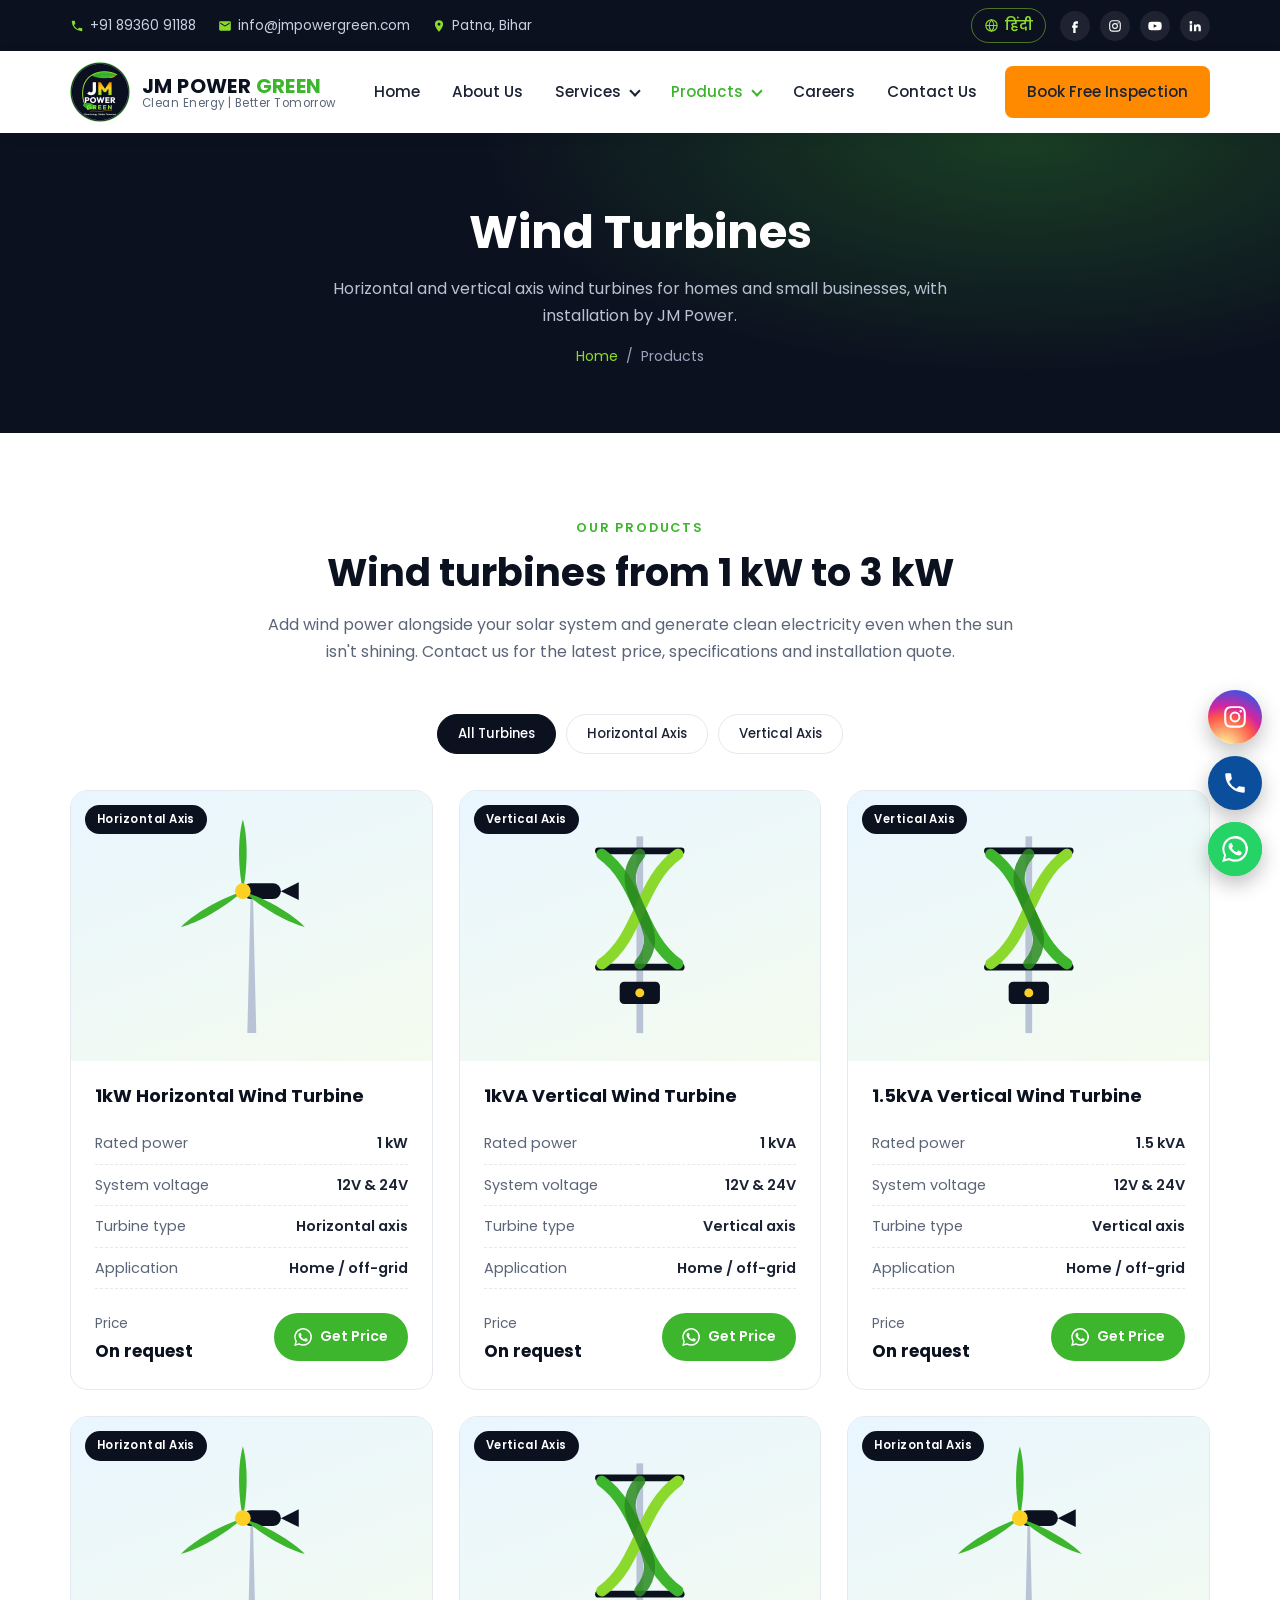
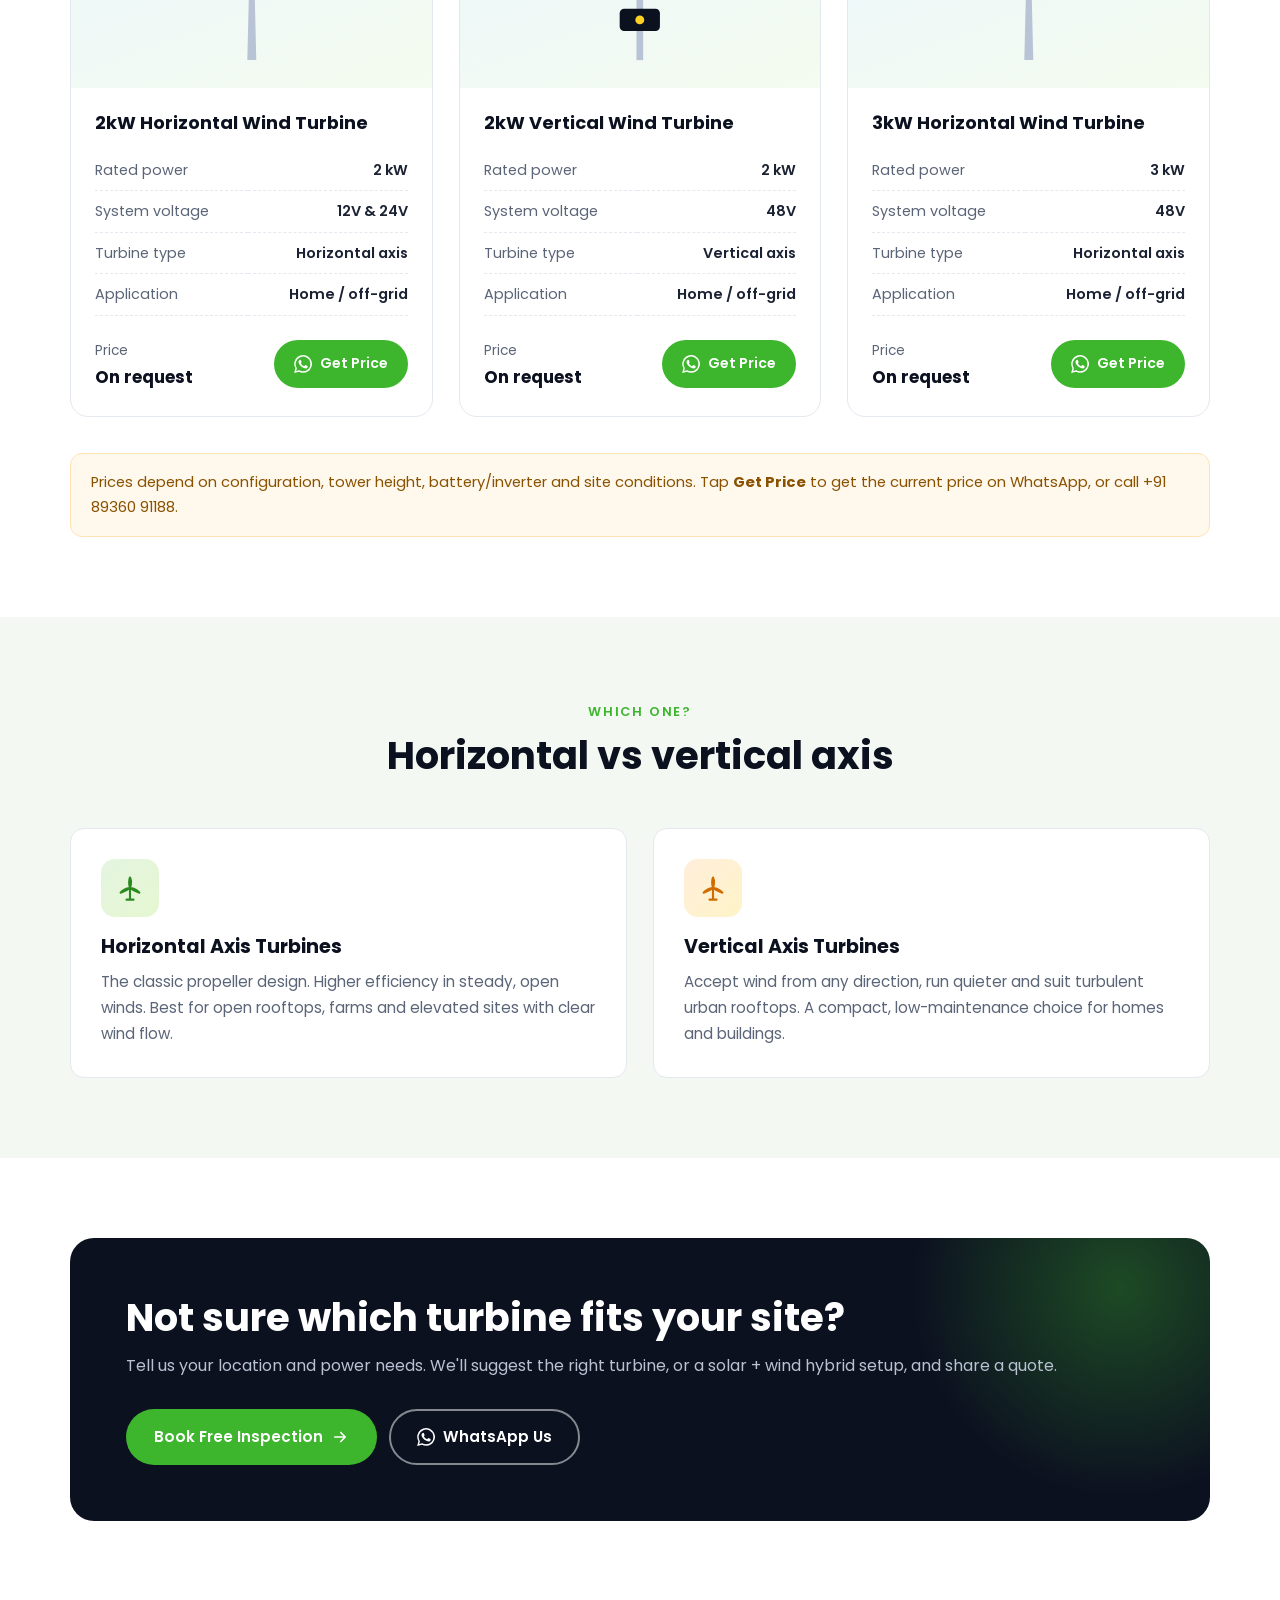
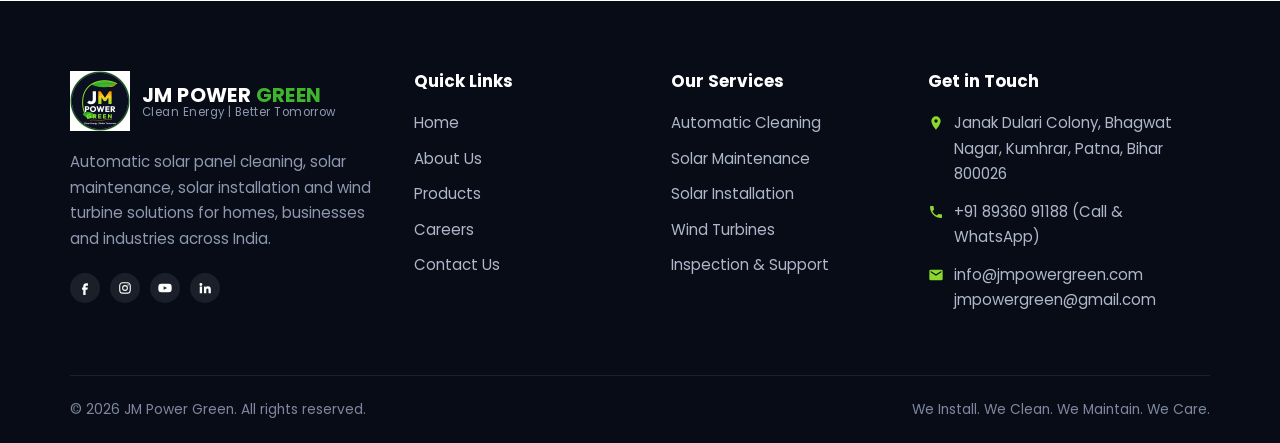
<file: products.html>
<!DOCTYPE html>
<html lang="en">
<head>
<meta charset="utf-8">
<meta name="viewport" content="width=device-width, initial-scale=1">
<title>Wind Turbines for Home | 1kW to 3kW Horizontal & Vertical | JM Power Green</title>
<meta name="description" content="Buy horizontal and vertical axis wind turbines from 1 kW to 3 kW in Patna, Bihar. Supply and installation by JM Power Green. Get price on WhatsApp.">
<link rel="canonical" href="https://www.jmpowergreen.com/products.html">
<link rel="alternate" hreflang="en" href="https://www.jmpowergreen.com/products.html">
<link rel="alternate" hreflang="hi" href="https://www.jmpowergreen.com/hi/products.html">
<link rel="alternate" hreflang="x-default" href="https://www.jmpowergreen.com/products.html">
<meta property="og:title" content="Wind Turbines for Home | 1kW to 3kW Horizontal & Vertical | JM Power Green">
<meta property="og:description" content="Buy horizontal and vertical axis wind turbines from 1 kW to 3 kW in Patna, Bihar. Supply and installation by JM Power Green. Get price on WhatsApp.">
<meta property="og:image" content="https://www.jmpowergreen.com/images/logo-512.png">
<meta name="theme-color" content="#0c1120">
<link rel="icon" type="image/png" href="images/favicon.png">
<link rel="preconnect" href="https://fonts.googleapis.com">
<link rel="preconnect" href="https://fonts.gstatic.com" crossorigin>
<link href="https://fonts.googleapis.com/css2?family=Poppins:wght@400;500;600;700&display=swap" rel="stylesheet">
<link rel="stylesheet" href="css/style.css">
</head>
<body>
<div class="topbar"><div class="container">
 <div class="tb-left">
  <span><svg viewBox="0 0 24 24" aria-hidden="true"><path d="M6.6 10.8a15.1 15.1 0 006.6 6.6l2.2-2.2a1 1 0 011-.25 11.4 11.4 0 003.6.57 1 1 0 011 1V20a1 1 0 01-1 1A17 17 0 013 4a1 1 0 011-1h3.5a1 1 0 011 1c0 1.25.2 2.45.57 3.57a1 1 0 01-.25 1z"/></svg><a href="tel:+918936091188">+91 89360 91188</a></span>
  <span><svg viewBox="0 0 24 24" aria-hidden="true"><path d="M20 4H4a2 2 0 00-2 2v12a2 2 0 002 2h16a2 2 0 002-2V6a2 2 0 00-2-2zm0 4-8 5-8-5V6l8 5 8-5v2z"/></svg><a href="mailto:info@jmpowergreen.com">info@jmpowergreen.com</a></span>
  <span class="hide-sm"><svg viewBox="0 0 24 24" aria-hidden="true"><path d="M12 2a7 7 0 00-7 7c0 5.2 7 13 7 13s7-7.8 7-13a7 7 0 00-7-7zm0 9.5A2.5 2.5 0 1112 6.5a2.5 2.5 0 010 5z"/></svg>Patna, Bihar</span>
 </div>
 <div class="tb-right"><a class="lang-switch" href="hi/products.html" hreflang="hi" lang="hi" title="हिंदी में देखें"><svg viewBox="0 0 24 24" aria-hidden="true"><circle cx="12" cy="12" r="9"/><path d="M3 12h18M12 3c2.5 2.7 3.8 5.7 3.8 9s-1.3 6.3-3.8 9c-2.5-2.7-3.8-5.7-3.8-9S9.5 5.7 12 3z"/></svg>हिंदी</a><div class="socials"><a href="#" target="_blank" rel="noopener" aria-label="Facebook"><svg viewBox="0 0 24 24" aria-hidden="true"><path d="M14 8h3V4h-3c-2.8 0-5 2.2-5 5v2H7v4h2v9h4v-9h3l1-4h-4V9c0-.6.4-1 1-1z"/></svg></a><a href="#" target="_blank" rel="noopener" aria-label="Instagram"><svg viewBox="0 0 24 24" aria-hidden="true"><path d="M12 7a5 5 0 100 10 5 5 0 000-10zm0 8.2a3.2 3.2 0 110-6.4 3.2 3.2 0 010 6.4zM17.3 5.5a1.2 1.2 0 100 2.4 1.2 1.2 0 000-2.4zM12 2c-2.7 0-3 0-4.1.1C4.4 2.3 2.3 4.4 2.1 7.9 2 9 2 9.3 2 12s0 3 .1 4.1c.2 3.5 2.3 5.6 5.8 5.8 1.1.1 1.4.1 4.1.1s3 0 4.1-.1c3.5-.2 5.6-2.3 5.8-5.8.1-1.1.1-1.4.1-4.1s0-3-.1-4.1c-.2-3.5-2.3-5.6-5.8-5.8C15 2 14.7 2 12 2zm0 1.8c2.7 0 3 0 4 .1 2.6.1 3.9 1.4 4 4 .1 1 .1 1.3.1 4s0 3-.1 4c-.1 2.6-1.4 3.9-4 4-1 .1-1.3.1-4 .1s-3 0-4-.1c-2.6-.1-3.9-1.4-4-4-.1-1-.1-1.3-.1-4s0-3 .1-4c.1-2.6 1.4-3.9 4-4 1-.1 1.3-.1 4-.1z"/></svg></a><a href="#" target="_blank" rel="noopener" aria-label="Youtube"><svg viewBox="0 0 24 24" aria-hidden="true"><path d="M23 7.2a3 3 0 00-2.1-2.1C19 4.6 12 4.6 12 4.6s-7 0-8.9.5A3 3 0 001 7.2 31 31 0 00.5 12 31 31 0 001 16.8a3 3 0 002.1 2.1c1.9.5 8.9.5 8.9.5s7 0 8.9-.5a3 3 0 002.1-2.1 31 31 0 00.5-4.8 31 31 0 00-.5-4.8zM9.7 15V9l5.8 3-5.8 3z"/></svg></a><a href="#" target="_blank" rel="noopener" aria-label="Linkedin"><svg viewBox="0 0 24 24" aria-hidden="true"><path d="M4.98 3.5a2.5 2.5 0 11-.02 5 2.5 2.5 0 01.02-5zM3 9.5h4V21H3V9.5zM9.5 9.5h3.8v1.6h.1c.5-1 1.8-2 3.8-2 4 0 4.8 2.6 4.8 6V21h-4v-5.2c0-1.2 0-2.9-1.8-2.9s-2 1.4-2 2.8V21h-4V9.5z"/></svg></a></div></div>
</div></div>
<header class="header"><div class="container">
 <a class="brand" href="index.html" aria-label="JM Power Green home">
  <img src="images/logo.png" alt="JM Power Green logo" width="60" height="60">
  <span class="bt"><strong>JM POWER <em>GREEN</em></strong><small>Clean Energy | Better Tomorrow</small></span>
 </a>
 <nav class="nav" aria-label="Main">
  <a href="index.html">Home</a><a href="about.html">About Us</a><div class="dd"><a href="services.html">Services</a><div class="dd-menu"><a href="services.html#automatic-cleaning">Automatic Solar Panel Cleaning</a><a href="services.html#maintenance">Solar Panel Maintenance</a><a href="services.html#installation">Solar Installation</a><a href="services.html#wind">Wind Turbine Installation</a><a href="services.html#inspection">Inspection &amp; Technical Support</a></div></div><div class="dd"><a href="products.html" class="active">Products</a><div class="dd-menu"><a href="products.html">Wind Turbines</a><a href="products.html#enquire">Get a Price Quote</a></div></div><a href="careers.html">Careers</a><a href="contact.html">Contact Us</a>
  <a class="btn btn-orange" href="contact.html#form">Book Free Inspection</a>
 </nav>
 <a class="lang-switch lang-mobile" href="hi/products.html" hreflang="hi" lang="hi" title="हिंदी में देखें"><svg viewBox="0 0 24 24" aria-hidden="true"><circle cx="12" cy="12" r="9"/><path d="M3 12h18M12 3c2.5 2.7 3.8 5.7 3.8 9s-1.3 6.3-3.8 9c-2.5-2.7-3.8-5.7-3.8-9S9.5 5.7 12 3z"/></svg>हिंदी</a>
 <button class="menu-toggle" aria-label="Open menu" aria-expanded="false"><span></span><span></span><span></span></button>
</div></header>
<main>

<section class="page-banner"><div class="container">
<h1>Wind Turbines</h1><p>Horizontal and vertical axis wind turbines for homes and small businesses, with installation by JM Power.</p>
<div class="crumbs"><a href="index.html">Home</a> &nbsp;/&nbsp; Products</div>
</div></section>
<section class="section"><div class="container">
 <div class="section-head reveal"><span class="eyebrow">Our Products</span><h2>Wind turbines from 1 kW to 3 kW</h2>
 <p>Add wind power alongside your solar system and generate clean electricity even when the sun isn't shining. Contact us for the latest price, specifications and installation quote.</p></div>
 <div class="filter"><button class="on" data-f="all">All Turbines</button><button data-f="h">Horizontal Axis</button><button data-f="v">Vertical Axis</button></div>
 <div class="grid g3"><div class="product reveal" data-type="h">
 <div class="pimg"><span class="ptype">Horizontal Axis</span><svg viewBox="0 0 200 200" aria-hidden="true">
<path d="M96 196 L99 70 h2 L104 196Z" fill="#b8c3d6"/>
<rect x="92" y="62" width="34" height="14" rx="7" fill="#0c1120"/>
<g transform="translate(92 69)">
 <path d="M0 0 C -5 -25 -4 -50 0 -64 C 4 -50 5 -25 0 0Z" fill="#3db52d"/>
 <path d="M0 0 C -5 -25 -4 -50 0 -64 C 4 -50 5 -25 0 0Z" fill="#3db52d" transform="rotate(120)"/>
 <path d="M0 0 C -5 -25 -4 -50 0 -64 C 4 -50 5 -25 0 0Z" fill="#3db52d" transform="rotate(240)"/>
 <circle r="7" fill="#fdd023"/>
</g>
<path d="M126 69 l16 -8 v16z" fill="#0c1120"/>
</svg></div>
 <div class="pbody"><h3>1kW Horizontal Wind Turbine</h3>
  <table class="specs">
   <tr><td>Rated power</td><td>1 kW</td></tr>
   <tr><td>System voltage</td><td>12V &amp; 24V</td></tr>
   <tr><td>Turbine type</td><td>Horizontal axis</td></tr>
   <tr><td>Application</td><td>Home / off-grid</td></tr>
  </table>
  <div class="price"><div><span>Price</span><strong>On request</strong></div>
  <a class="btn btn-primary" href="https://wa.me/918936091188?text=Hello%20JM%20Power%2C%20please%20share%20the%20price%20and%20details%20for%20the%201kW%20Horizontal%20Wind%20Turbine." target="_blank" rel="noopener"><svg viewBox="0 0 24 24" fill="currentColor" aria-hidden="true"><path d="M17.5 14.4c-.3-.1-1.8-.9-2-1-.3-.1-.5-.1-.7.1l-.9 1.2c-.2.2-.3.2-.6.1a8 8 0 01-2.4-1.5 9 9 0 01-1.6-2c-.2-.3 0-.5.1-.6l.4-.5.3-.5v-.5l-.9-2.2c-.2-.6-.5-.5-.7-.5h-.6a1.1 1.1 0 00-.8.4 3.4 3.4 0 00-1.1 2.5 5.9 5.9 0 001.2 3.1 13.4 13.4 0 005.2 4.6c1.9.8 2.7.9 3.6.8a3.1 3.1 0 002-1.4 2.5 2.5 0 00.2-1.4c-.1-.1-.3-.2-.6-.3zM12 21.8a9.8 9.8 0 01-5-1.4l-.4-.2-3.7 1 1-3.6-.2-.4A9.8 9.8 0 1112 21.8zM20.5 3.5A11.8 11.8 0 001.9 17.7L.2 24l6.4-1.7a11.8 11.8 0 005.6 1.4A11.9 11.9 0 0020.5 3.5z"/></svg> Get Price</a></div>
 </div>
</div><div class="product reveal" data-type="v">
 <div class="pimg"><span class="ptype">Vertical Axis</span><svg viewBox="0 0 200 200" aria-hidden="true">
<rect x="97" y="20" width="6" height="176" fill="#b8c3d6"/>
<rect x="60" y="30" width="80" height="6" rx="3" fill="#0c1120"/>
<rect x="60" y="134" width="80" height="6" rx="3" fill="#0c1120"/>
<path d="M66 36 C 100 60, 100 110, 134 134" stroke="#3db52d" stroke-width="10" fill="none" stroke-linecap="round"/>
<path d="M134 36 C 100 60, 100 110, 66 134" stroke="#8cd92d" stroke-width="10" fill="none" stroke-linecap="round"/>
<path d="M100 36 C 70 70, 130 100, 100 134" stroke="#2a8a1f" stroke-width="10" fill="none" stroke-linecap="round" opacity=".85"/>
<rect x="82" y="150" width="36" height="20" rx="4" fill="#0c1120"/>
<circle cx="100" cy="160" r="4" fill="#fdd023"/>
</svg></div>
 <div class="pbody"><h3>1kVA Vertical Wind Turbine</h3>
  <table class="specs">
   <tr><td>Rated power</td><td>1 kVA</td></tr>
   <tr><td>System voltage</td><td>12V &amp; 24V</td></tr>
   <tr><td>Turbine type</td><td>Vertical axis</td></tr>
   <tr><td>Application</td><td>Home / off-grid</td></tr>
  </table>
  <div class="price"><div><span>Price</span><strong>On request</strong></div>
  <a class="btn btn-primary" href="https://wa.me/918936091188?text=Hello%20JM%20Power%2C%20please%20share%20the%20price%20and%20details%20for%20the%201kVA%20Vertical%20Wind%20Turbine." target="_blank" rel="noopener"><svg viewBox="0 0 24 24" fill="currentColor" aria-hidden="true"><path d="M17.5 14.4c-.3-.1-1.8-.9-2-1-.3-.1-.5-.1-.7.1l-.9 1.2c-.2.2-.3.2-.6.1a8 8 0 01-2.4-1.5 9 9 0 01-1.6-2c-.2-.3 0-.5.1-.6l.4-.5.3-.5v-.5l-.9-2.2c-.2-.6-.5-.5-.7-.5h-.6a1.1 1.1 0 00-.8.4 3.4 3.4 0 00-1.1 2.5 5.9 5.9 0 001.2 3.1 13.4 13.4 0 005.2 4.6c1.9.8 2.7.9 3.6.8a3.1 3.1 0 002-1.4 2.5 2.5 0 00.2-1.4c-.1-.1-.3-.2-.6-.3zM12 21.8a9.8 9.8 0 01-5-1.4l-.4-.2-3.7 1 1-3.6-.2-.4A9.8 9.8 0 1112 21.8zM20.5 3.5A11.8 11.8 0 001.9 17.7L.2 24l6.4-1.7a11.8 11.8 0 005.6 1.4A11.9 11.9 0 0020.5 3.5z"/></svg> Get Price</a></div>
 </div>
</div><div class="product reveal" data-type="v">
 <div class="pimg"><span class="ptype">Vertical Axis</span><svg viewBox="0 0 200 200" aria-hidden="true">
<rect x="97" y="20" width="6" height="176" fill="#b8c3d6"/>
<rect x="60" y="30" width="80" height="6" rx="3" fill="#0c1120"/>
<rect x="60" y="134" width="80" height="6" rx="3" fill="#0c1120"/>
<path d="M66 36 C 100 60, 100 110, 134 134" stroke="#3db52d" stroke-width="10" fill="none" stroke-linecap="round"/>
<path d="M134 36 C 100 60, 100 110, 66 134" stroke="#8cd92d" stroke-width="10" fill="none" stroke-linecap="round"/>
<path d="M100 36 C 70 70, 130 100, 100 134" stroke="#2a8a1f" stroke-width="10" fill="none" stroke-linecap="round" opacity=".85"/>
<rect x="82" y="150" width="36" height="20" rx="4" fill="#0c1120"/>
<circle cx="100" cy="160" r="4" fill="#fdd023"/>
</svg></div>
 <div class="pbody"><h3>1.5kVA Vertical Wind Turbine</h3>
  <table class="specs">
   <tr><td>Rated power</td><td>1.5 kVA</td></tr>
   <tr><td>System voltage</td><td>12V &amp; 24V</td></tr>
   <tr><td>Turbine type</td><td>Vertical axis</td></tr>
   <tr><td>Application</td><td>Home / off-grid</td></tr>
  </table>
  <div class="price"><div><span>Price</span><strong>On request</strong></div>
  <a class="btn btn-primary" href="https://wa.me/918936091188?text=Hello%20JM%20Power%2C%20please%20share%20the%20price%20and%20details%20for%20the%201.5kVA%20Vertical%20Wind%20Turbine." target="_blank" rel="noopener"><svg viewBox="0 0 24 24" fill="currentColor" aria-hidden="true"><path d="M17.5 14.4c-.3-.1-1.8-.9-2-1-.3-.1-.5-.1-.7.1l-.9 1.2c-.2.2-.3.2-.6.1a8 8 0 01-2.4-1.5 9 9 0 01-1.6-2c-.2-.3 0-.5.1-.6l.4-.5.3-.5v-.5l-.9-2.2c-.2-.6-.5-.5-.7-.5h-.6a1.1 1.1 0 00-.8.4 3.4 3.4 0 00-1.1 2.5 5.9 5.9 0 001.2 3.1 13.4 13.4 0 005.2 4.6c1.9.8 2.7.9 3.6.8a3.1 3.1 0 002-1.4 2.5 2.5 0 00.2-1.4c-.1-.1-.3-.2-.6-.3zM12 21.8a9.8 9.8 0 01-5-1.4l-.4-.2-3.7 1 1-3.6-.2-.4A9.8 9.8 0 1112 21.8zM20.5 3.5A11.8 11.8 0 001.9 17.7L.2 24l6.4-1.7a11.8 11.8 0 005.6 1.4A11.9 11.9 0 0020.5 3.5z"/></svg> Get Price</a></div>
 </div>
</div><div class="product reveal" data-type="h">
 <div class="pimg"><span class="ptype">Horizontal Axis</span><svg viewBox="0 0 200 200" aria-hidden="true">
<path d="M96 196 L99 70 h2 L104 196Z" fill="#b8c3d6"/>
<rect x="92" y="62" width="34" height="14" rx="7" fill="#0c1120"/>
<g transform="translate(92 69)">
 <path d="M0 0 C -5 -25 -4 -50 0 -64 C 4 -50 5 -25 0 0Z" fill="#3db52d"/>
 <path d="M0 0 C -5 -25 -4 -50 0 -64 C 4 -50 5 -25 0 0Z" fill="#3db52d" transform="rotate(120)"/>
 <path d="M0 0 C -5 -25 -4 -50 0 -64 C 4 -50 5 -25 0 0Z" fill="#3db52d" transform="rotate(240)"/>
 <circle r="7" fill="#fdd023"/>
</g>
<path d="M126 69 l16 -8 v16z" fill="#0c1120"/>
</svg></div>
 <div class="pbody"><h3>2kW Horizontal Wind Turbine</h3>
  <table class="specs">
   <tr><td>Rated power</td><td>2 kW</td></tr>
   <tr><td>System voltage</td><td>12V &amp; 24V</td></tr>
   <tr><td>Turbine type</td><td>Horizontal axis</td></tr>
   <tr><td>Application</td><td>Home / off-grid</td></tr>
  </table>
  <div class="price"><div><span>Price</span><strong>On request</strong></div>
  <a class="btn btn-primary" href="https://wa.me/918936091188?text=Hello%20JM%20Power%2C%20please%20share%20the%20price%20and%20details%20for%20the%202kW%20Horizontal%20Wind%20Turbine." target="_blank" rel="noopener"><svg viewBox="0 0 24 24" fill="currentColor" aria-hidden="true"><path d="M17.5 14.4c-.3-.1-1.8-.9-2-1-.3-.1-.5-.1-.7.1l-.9 1.2c-.2.2-.3.2-.6.1a8 8 0 01-2.4-1.5 9 9 0 01-1.6-2c-.2-.3 0-.5.1-.6l.4-.5.3-.5v-.5l-.9-2.2c-.2-.6-.5-.5-.7-.5h-.6a1.1 1.1 0 00-.8.4 3.4 3.4 0 00-1.1 2.5 5.9 5.9 0 001.2 3.1 13.4 13.4 0 005.2 4.6c1.9.8 2.7.9 3.6.8a3.1 3.1 0 002-1.4 2.5 2.5 0 00.2-1.4c-.1-.1-.3-.2-.6-.3zM12 21.8a9.8 9.8 0 01-5-1.4l-.4-.2-3.7 1 1-3.6-.2-.4A9.8 9.8 0 1112 21.8zM20.5 3.5A11.8 11.8 0 001.9 17.7L.2 24l6.4-1.7a11.8 11.8 0 005.6 1.4A11.9 11.9 0 0020.5 3.5z"/></svg> Get Price</a></div>
 </div>
</div><div class="product reveal" data-type="v">
 <div class="pimg"><span class="ptype">Vertical Axis</span><svg viewBox="0 0 200 200" aria-hidden="true">
<rect x="97" y="20" width="6" height="176" fill="#b8c3d6"/>
<rect x="60" y="30" width="80" height="6" rx="3" fill="#0c1120"/>
<rect x="60" y="134" width="80" height="6" rx="3" fill="#0c1120"/>
<path d="M66 36 C 100 60, 100 110, 134 134" stroke="#3db52d" stroke-width="10" fill="none" stroke-linecap="round"/>
<path d="M134 36 C 100 60, 100 110, 66 134" stroke="#8cd92d" stroke-width="10" fill="none" stroke-linecap="round"/>
<path d="M100 36 C 70 70, 130 100, 100 134" stroke="#2a8a1f" stroke-width="10" fill="none" stroke-linecap="round" opacity=".85"/>
<rect x="82" y="150" width="36" height="20" rx="4" fill="#0c1120"/>
<circle cx="100" cy="160" r="4" fill="#fdd023"/>
</svg></div>
 <div class="pbody"><h3>2kW Vertical Wind Turbine</h3>
  <table class="specs">
   <tr><td>Rated power</td><td>2 kW</td></tr>
   <tr><td>System voltage</td><td>48V</td></tr>
   <tr><td>Turbine type</td><td>Vertical axis</td></tr>
   <tr><td>Application</td><td>Home / off-grid</td></tr>
  </table>
  <div class="price"><div><span>Price</span><strong>On request</strong></div>
  <a class="btn btn-primary" href="https://wa.me/918936091188?text=Hello%20JM%20Power%2C%20please%20share%20the%20price%20and%20details%20for%20the%202kW%20Vertical%20Wind%20Turbine." target="_blank" rel="noopener"><svg viewBox="0 0 24 24" fill="currentColor" aria-hidden="true"><path d="M17.5 14.4c-.3-.1-1.8-.9-2-1-.3-.1-.5-.1-.7.1l-.9 1.2c-.2.2-.3.2-.6.1a8 8 0 01-2.4-1.5 9 9 0 01-1.6-2c-.2-.3 0-.5.1-.6l.4-.5.3-.5v-.5l-.9-2.2c-.2-.6-.5-.5-.7-.5h-.6a1.1 1.1 0 00-.8.4 3.4 3.4 0 00-1.1 2.5 5.9 5.9 0 001.2 3.1 13.4 13.4 0 005.2 4.6c1.9.8 2.7.9 3.6.8a3.1 3.1 0 002-1.4 2.5 2.5 0 00.2-1.4c-.1-.1-.3-.2-.6-.3zM12 21.8a9.8 9.8 0 01-5-1.4l-.4-.2-3.7 1 1-3.6-.2-.4A9.8 9.8 0 1112 21.8zM20.5 3.5A11.8 11.8 0 001.9 17.7L.2 24l6.4-1.7a11.8 11.8 0 005.6 1.4A11.9 11.9 0 0020.5 3.5z"/></svg> Get Price</a></div>
 </div>
</div><div class="product reveal" data-type="h">
 <div class="pimg"><span class="ptype">Horizontal Axis</span><svg viewBox="0 0 200 200" aria-hidden="true">
<path d="M96 196 L99 70 h2 L104 196Z" fill="#b8c3d6"/>
<rect x="92" y="62" width="34" height="14" rx="7" fill="#0c1120"/>
<g transform="translate(92 69)">
 <path d="M0 0 C -5 -25 -4 -50 0 -64 C 4 -50 5 -25 0 0Z" fill="#3db52d"/>
 <path d="M0 0 C -5 -25 -4 -50 0 -64 C 4 -50 5 -25 0 0Z" fill="#3db52d" transform="rotate(120)"/>
 <path d="M0 0 C -5 -25 -4 -50 0 -64 C 4 -50 5 -25 0 0Z" fill="#3db52d" transform="rotate(240)"/>
 <circle r="7" fill="#fdd023"/>
</g>
<path d="M126 69 l16 -8 v16z" fill="#0c1120"/>
</svg></div>
 <div class="pbody"><h3>3kW Horizontal Wind Turbine</h3>
  <table class="specs">
   <tr><td>Rated power</td><td>3 kW</td></tr>
   <tr><td>System voltage</td><td>48V</td></tr>
   <tr><td>Turbine type</td><td>Horizontal axis</td></tr>
   <tr><td>Application</td><td>Home / off-grid</td></tr>
  </table>
  <div class="price"><div><span>Price</span><strong>On request</strong></div>
  <a class="btn btn-primary" href="https://wa.me/918936091188?text=Hello%20JM%20Power%2C%20please%20share%20the%20price%20and%20details%20for%20the%203kW%20Horizontal%20Wind%20Turbine." target="_blank" rel="noopener"><svg viewBox="0 0 24 24" fill="currentColor" aria-hidden="true"><path d="M17.5 14.4c-.3-.1-1.8-.9-2-1-.3-.1-.5-.1-.7.1l-.9 1.2c-.2.2-.3.2-.6.1a8 8 0 01-2.4-1.5 9 9 0 01-1.6-2c-.2-.3 0-.5.1-.6l.4-.5.3-.5v-.5l-.9-2.2c-.2-.6-.5-.5-.7-.5h-.6a1.1 1.1 0 00-.8.4 3.4 3.4 0 00-1.1 2.5 5.9 5.9 0 001.2 3.1 13.4 13.4 0 005.2 4.6c1.9.8 2.7.9 3.6.8a3.1 3.1 0 002-1.4 2.5 2.5 0 00.2-1.4c-.1-.1-.3-.2-.6-.3zM12 21.8a9.8 9.8 0 01-5-1.4l-.4-.2-3.7 1 1-3.6-.2-.4A9.8 9.8 0 1112 21.8zM20.5 3.5A11.8 11.8 0 001.9 17.7L.2 24l6.4-1.7a11.8 11.8 0 005.6 1.4A11.9 11.9 0 0020.5 3.5z"/></svg> Get Price</a></div>
 </div>
</div></div>
 <div class="note">Prices depend on configuration, tower height, battery/inverter and site conditions. Tap <strong>Get Price</strong> to get the current price on WhatsApp, or call +91 89360 91188.</div>
</div></section>
<section class="section soft"><div class="container">
 <div class="section-head reveal"><span class="eyebrow">Which One?</span><h2>Horizontal vs vertical axis</h2></div>
 <div class="grid g2">
  <div class="card reveal"><div class="icon "><svg viewBox="0 0 24 24" aria-hidden="true"><path d="M12 12v10M9 22h6"/><path d="M12 12c-1-3.5-1-6.5 0-9 1.2 2.6 1.2 5.6 0 9z"/><path d="M12 12c3 2 5.4 3.6 8 4-1.6-2.2-4.5-3.6-8-4z"/><path d="M12 12c-3 2-5.4 3.6-8 4 1.6-2.2 4.5-3.6 8-4z"/></svg></div><h3>Horizontal Axis Turbines</h3><p>The classic propeller design. Higher efficiency in steady, open winds. Best for open rooftops, farms and elevated sites with clear wind flow.</p></div>
  <div class="card reveal"><div class="icon orange"><svg viewBox="0 0 24 24" aria-hidden="true"><path d="M12 12v10M9 22h6"/><path d="M12 12c-1-3.5-1-6.5 0-9 1.2 2.6 1.2 5.6 0 9z"/><path d="M12 12c3 2 5.4 3.6 8 4-1.6-2.2-4.5-3.6-8-4z"/><path d="M12 12c-3 2-5.4 3.6-8 4 1.6-2.2 4.5-3.6 8-4z"/></svg></div><h3>Vertical Axis Turbines</h3><p>Accept wind from any direction, run quieter and suit turbulent urban rooftops. A compact, low-maintenance choice for homes and buildings.</p></div>
 </div>
</div></section>
<section class="section" id="enquire"><div class="container">
 <div class="cta reveal">
<div><h2>Not sure which turbine fits your site?</h2><p>Tell us your location and power needs. We'll suggest the right turbine, or a solar + wind hybrid setup, and share a quote.</p></div>
<div class="actions"><a class="btn btn-primary" href="contact.html#form">Book Free Inspection <svg viewBox="0 0 24 24" fill="none" stroke="currentColor" stroke-width="2.2" stroke-linecap="round" stroke-linejoin="round" aria-hidden="true"><path d="M5 12h14M13 6l6 6-6 6"/></svg></a>
<a class="btn btn-outline" href="https://wa.me/918936091188?text=Hello%20JM%20Power%2C%20I%20would%20like%20to%20book%20a%20free%20solar%20inspection." target="_blank" rel="noopener"><svg viewBox="0 0 24 24" fill="currentColor" aria-hidden="true"><path d="M17.5 14.4c-.3-.1-1.8-.9-2-1-.3-.1-.5-.1-.7.1l-.9 1.2c-.2.2-.3.2-.6.1a8 8 0 01-2.4-1.5 9 9 0 01-1.6-2c-.2-.3 0-.5.1-.6l.4-.5.3-.5v-.5l-.9-2.2c-.2-.6-.5-.5-.7-.5h-.6a1.1 1.1 0 00-.8.4 3.4 3.4 0 00-1.1 2.5 5.9 5.9 0 001.2 3.1 13.4 13.4 0 005.2 4.6c1.9.8 2.7.9 3.6.8a3.1 3.1 0 002-1.4 2.5 2.5 0 00.2-1.4c-.1-.1-.3-.2-.6-.3zM12 21.8a9.8 9.8 0 01-5-1.4l-.4-.2-3.7 1 1-3.6-.2-.4A9.8 9.8 0 1112 21.8zM20.5 3.5A11.8 11.8 0 001.9 17.7L.2 24l6.4-1.7a11.8 11.8 0 005.6 1.4A11.9 11.9 0 0020.5 3.5z"/></svg> WhatsApp Us</a></div>
</div>
</div></section>

</main>
<footer class="footer"><div class="container">
 <div class="cols">
  <div>
   <a class="brand" href="index.html"><img src="images/logo.png" alt="JM Power Green logo" width="60" height="60"><span class="bt"><strong>JM POWER <em>GREEN</em></strong><small>Clean Energy | Better Tomorrow</small></span></a>
   <p class="about-f">Automatic solar panel cleaning, solar maintenance, solar installation and wind turbine solutions for homes, businesses and industries across India.</p>
   <div class="socials"><a href="#" target="_blank" rel="noopener" aria-label="Facebook"><svg viewBox="0 0 24 24" aria-hidden="true"><path d="M14 8h3V4h-3c-2.8 0-5 2.2-5 5v2H7v4h2v9h4v-9h3l1-4h-4V9c0-.6.4-1 1-1z"/></svg></a><a href="#" target="_blank" rel="noopener" aria-label="Instagram"><svg viewBox="0 0 24 24" aria-hidden="true"><path d="M12 7a5 5 0 100 10 5 5 0 000-10zm0 8.2a3.2 3.2 0 110-6.4 3.2 3.2 0 010 6.4zM17.3 5.5a1.2 1.2 0 100 2.4 1.2 1.2 0 000-2.4zM12 2c-2.7 0-3 0-4.1.1C4.4 2.3 2.3 4.4 2.1 7.9 2 9 2 9.3 2 12s0 3 .1 4.1c.2 3.5 2.3 5.6 5.8 5.8 1.1.1 1.4.1 4.1.1s3 0 4.1-.1c3.5-.2 5.6-2.3 5.8-5.8.1-1.1.1-1.4.1-4.1s0-3-.1-4.1c-.2-3.5-2.3-5.6-5.8-5.8C15 2 14.7 2 12 2zm0 1.8c2.7 0 3 0 4 .1 2.6.1 3.9 1.4 4 4 .1 1 .1 1.3.1 4s0 3-.1 4c-.1 2.6-1.4 3.9-4 4-1 .1-1.3.1-4 .1s-3 0-4-.1c-2.6-.1-3.9-1.4-4-4-.1-1-.1-1.3-.1-4s0-3 .1-4c.1-2.6 1.4-3.9 4-4 1-.1 1.3-.1 4-.1z"/></svg></a><a href="#" target="_blank" rel="noopener" aria-label="Youtube"><svg viewBox="0 0 24 24" aria-hidden="true"><path d="M23 7.2a3 3 0 00-2.1-2.1C19 4.6 12 4.6 12 4.6s-7 0-8.9.5A3 3 0 001 7.2 31 31 0 00.5 12 31 31 0 001 16.8a3 3 0 002.1 2.1c1.9.5 8.9.5 8.9.5s7 0 8.9-.5a3 3 0 002.1-2.1 31 31 0 00.5-4.8 31 31 0 00-.5-4.8zM9.7 15V9l5.8 3-5.8 3z"/></svg></a><a href="#" target="_blank" rel="noopener" aria-label="Linkedin"><svg viewBox="0 0 24 24" aria-hidden="true"><path d="M4.98 3.5a2.5 2.5 0 11-.02 5 2.5 2.5 0 01.02-5zM3 9.5h4V21H3V9.5zM9.5 9.5h3.8v1.6h.1c.5-1 1.8-2 3.8-2 4 0 4.8 2.6 4.8 6V21h-4v-5.2c0-1.2 0-2.9-1.8-2.9s-2 1.4-2 2.8V21h-4V9.5z"/></svg></a></div>
  </div>
  <div><h4>Quick Links</h4><ul><li><a href="index.html">Home</a></li><li><a href="about.html">About Us</a></li><li><a href="products.html">Products</a></li><li><a href="careers.html">Careers</a></li><li><a href="contact.html">Contact Us</a></li></ul></div>
  <div><h4>Our Services</h4><ul><li><a href="services.html#automatic-cleaning">Automatic Cleaning</a></li><li><a href="services.html#maintenance">Solar Maintenance</a></li><li><a href="services.html#installation">Solar Installation</a></li><li><a href="services.html#wind">Wind Turbines</a></li><li><a href="services.html#inspection">Inspection &amp; Support</a></li></ul></div>
  <div><h4>Get in Touch</h4>
   <div class="fc"><svg viewBox="0 0 24 24" aria-hidden="true"><path d="M12 2a7 7 0 00-7 7c0 5.2 7 13 7 13s7-7.8 7-13a7 7 0 00-7-7zm0 9.5A2.5 2.5 0 1112 6.5a2.5 2.5 0 010 5z"/></svg><span>Janak Dulari Colony, Bhagwat Nagar, Kumhrar, Patna, Bihar 800026</span></div>
   <div class="fc"><svg viewBox="0 0 24 24" aria-hidden="true"><path d="M6.6 10.8a15.1 15.1 0 006.6 6.6l2.2-2.2a1 1 0 011-.25 11.4 11.4 0 003.6.57 1 1 0 011 1V20a1 1 0 01-1 1A17 17 0 013 4a1 1 0 011-1h3.5a1 1 0 011 1c0 1.25.2 2.45.57 3.57a1 1 0 01-.25 1z"/></svg><a href="tel:+918936091188">+91 89360 91188 (Call &amp; WhatsApp)</a></div>
   <div class="fc"><svg viewBox="0 0 24 24" aria-hidden="true"><path d="M20 4H4a2 2 0 00-2 2v12a2 2 0 002 2h16a2 2 0 002-2V6a2 2 0 00-2-2zm0 4-8 5-8-5V6l8 5 8-5v2z"/></svg><span><a href="mailto:info@jmpowergreen.com">info@jmpowergreen.com</a><br><a href="mailto:jmpowergreen@gmail.com">jmpowergreen@gmail.com</a></span></div>
  </div>
 </div>
 <div class="bottom"><span>&copy; <span data-year>2026</span> JM Power Green. All rights reserved.</span><span>We Install. We Clean. We Maintain. We Care.</span></div>
</div></footer>
<div class="float">
 <a class="f-ig" href="#" target="_blank" rel="noopener" aria-label="Instagram"><span class="tip">Follow on Instagram</span><svg viewBox="0 0 24 24" aria-hidden="true"><path d="M12 7a5 5 0 100 10 5 5 0 000-10zm0 8.2a3.2 3.2 0 110-6.4 3.2 3.2 0 010 6.4zM17.3 5.5a1.2 1.2 0 100 2.4 1.2 1.2 0 000-2.4zM12 2c-2.7 0-3 0-4.1.1C4.4 2.3 2.3 4.4 2.1 7.9 2 9 2 9.3 2 12s0 3 .1 4.1c.2 3.5 2.3 5.6 5.8 5.8 1.1.1 1.4.1 4.1.1s3 0 4.1-.1c3.5-.2 5.6-2.3 5.8-5.8.1-1.1.1-1.4.1-4.1s0-3-.1-4.1c-.2-3.5-2.3-5.6-5.8-5.8C15 2 14.7 2 12 2zm0 1.8c2.7 0 3 0 4 .1 2.6.1 3.9 1.4 4 4 .1 1 .1 1.3.1 4s0 3-.1 4c-.1 2.6-1.4 3.9-4 4-1 .1-1.3.1-4 .1s-3 0-4-.1c-2.6-.1-3.9-1.4-4-4-.1-1-.1-1.3-.1-4s0-3 .1-4c.1-2.6 1.4-3.9 4-4 1-.1 1.3-.1 4-.1z"/></svg></a>
 <a class="f-call" href="tel:+918936091188" aria-label="Call"><span class="tip">Call +91 89360 91188</span><svg viewBox="0 0 24 24" aria-hidden="true"><path d="M6.6 10.8a15.1 15.1 0 006.6 6.6l2.2-2.2a1 1 0 011-.25 11.4 11.4 0 003.6.57 1 1 0 011 1V20a1 1 0 01-1 1A17 17 0 013 4a1 1 0 011-1h3.5a1 1 0 011 1c0 1.25.2 2.45.57 3.57a1 1 0 01-.25 1z"/></svg></a>
 <a class="f-wa" href="https://wa.me/918936091188?text=Hello%20JM%20Power%2C%20I%20would%20like%20to%20know%20more%20about%20your%20solar%20services." target="_blank" rel="noopener" aria-label="WhatsApp"><span class="tip">Chat on WhatsApp</span><svg viewBox="0 0 24 24" aria-hidden="true"><path d="M17.5 14.4c-.3-.1-1.8-.9-2-1-.3-.1-.5-.1-.7.1l-.9 1.2c-.2.2-.3.2-.6.1a8 8 0 01-2.4-1.5 9 9 0 01-1.6-2c-.2-.3 0-.5.1-.6l.4-.5.3-.5v-.5l-.9-2.2c-.2-.6-.5-.5-.7-.5h-.6a1.1 1.1 0 00-.8.4 3.4 3.4 0 00-1.1 2.5 5.9 5.9 0 001.2 3.1 13.4 13.4 0 005.2 4.6c1.9.8 2.7.9 3.6.8a3.1 3.1 0 002-1.4 2.5 2.5 0 00.2-1.4c-.1-.1-.3-.2-.6-.3zM12 21.8a9.8 9.8 0 01-5-1.4l-.4-.2-3.7 1 1-3.6-.2-.4A9.8 9.8 0 1112 21.8zM20.5 3.5A11.8 11.8 0 001.9 17.7L.2 24l6.4-1.7a11.8 11.8 0 005.6 1.4A11.9 11.9 0 0020.5 3.5z"/></svg></a>
</div>
<button class="to-top" aria-label="Back to top"><svg viewBox="0 0 24 24"><path d="M6 15l6-6 6 6"/></svg></button>
<script src="js/main.js"></script>
</body>
</html>
</file>
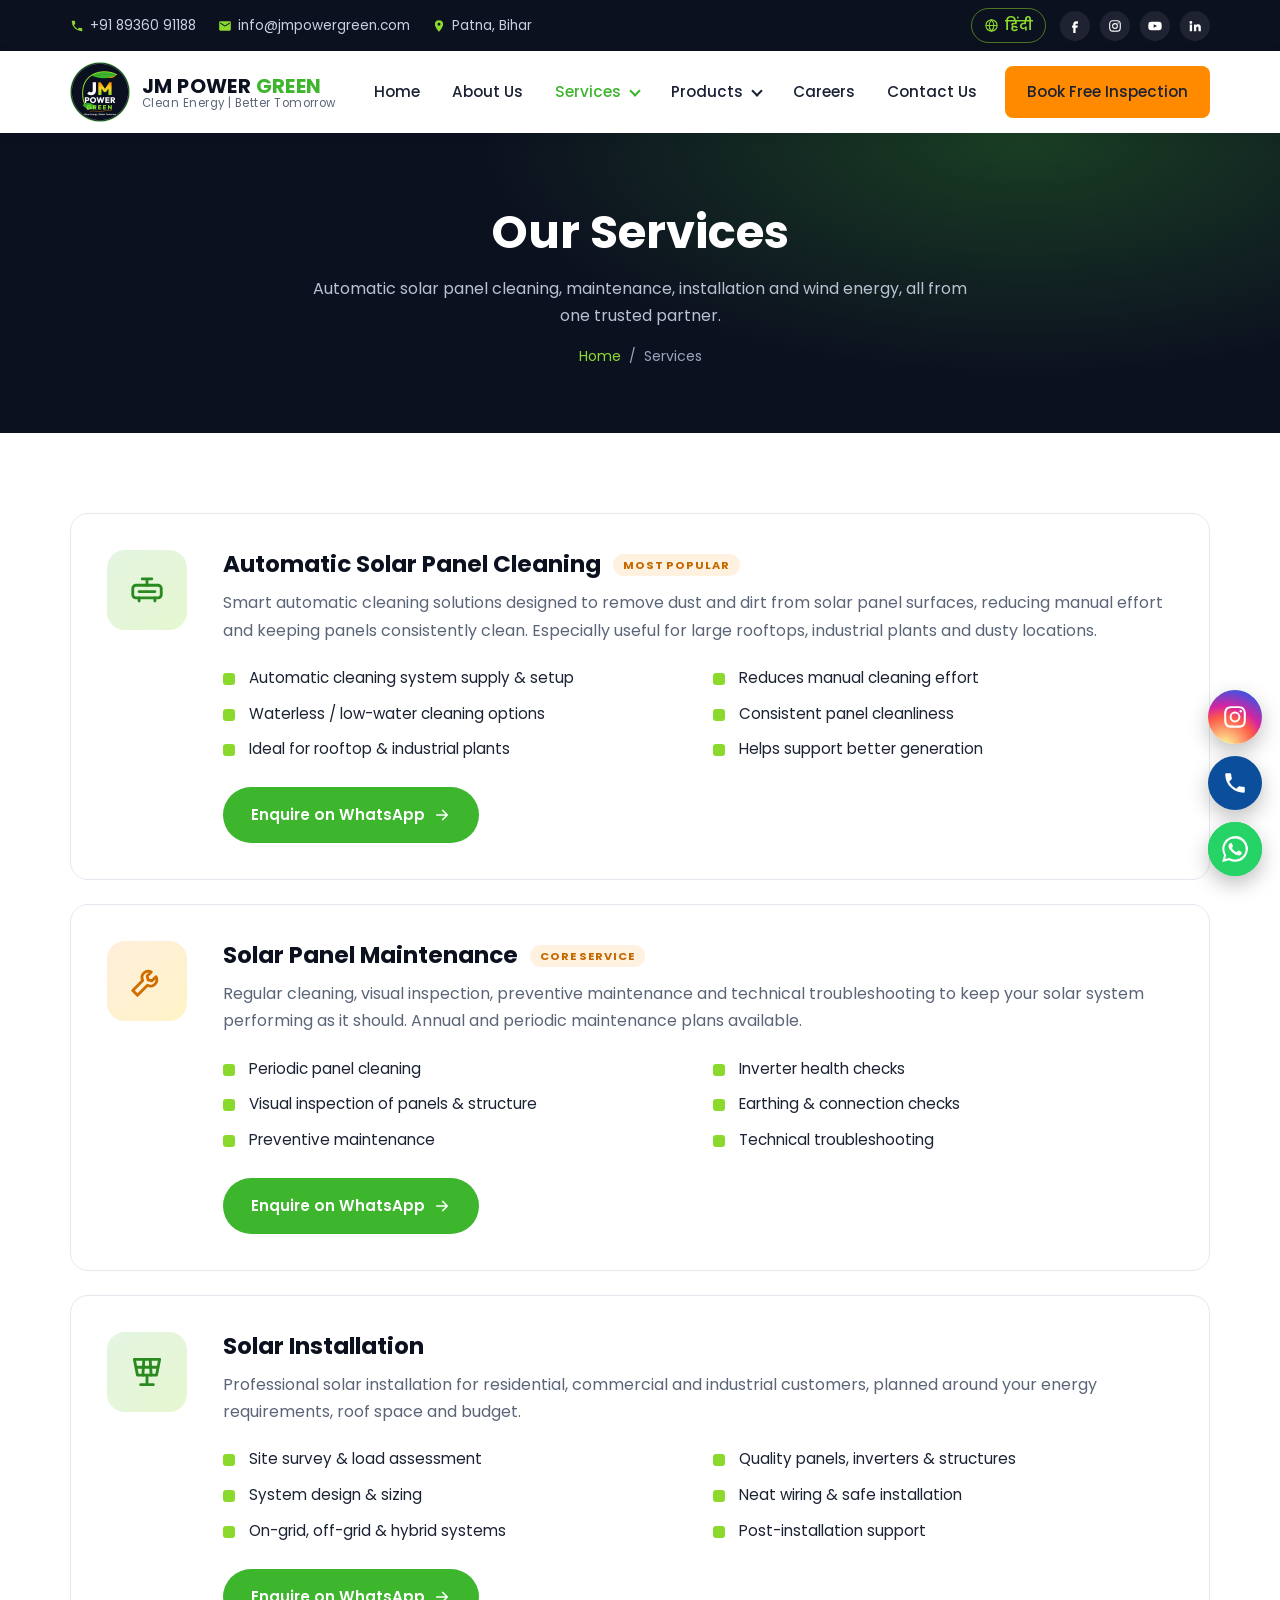
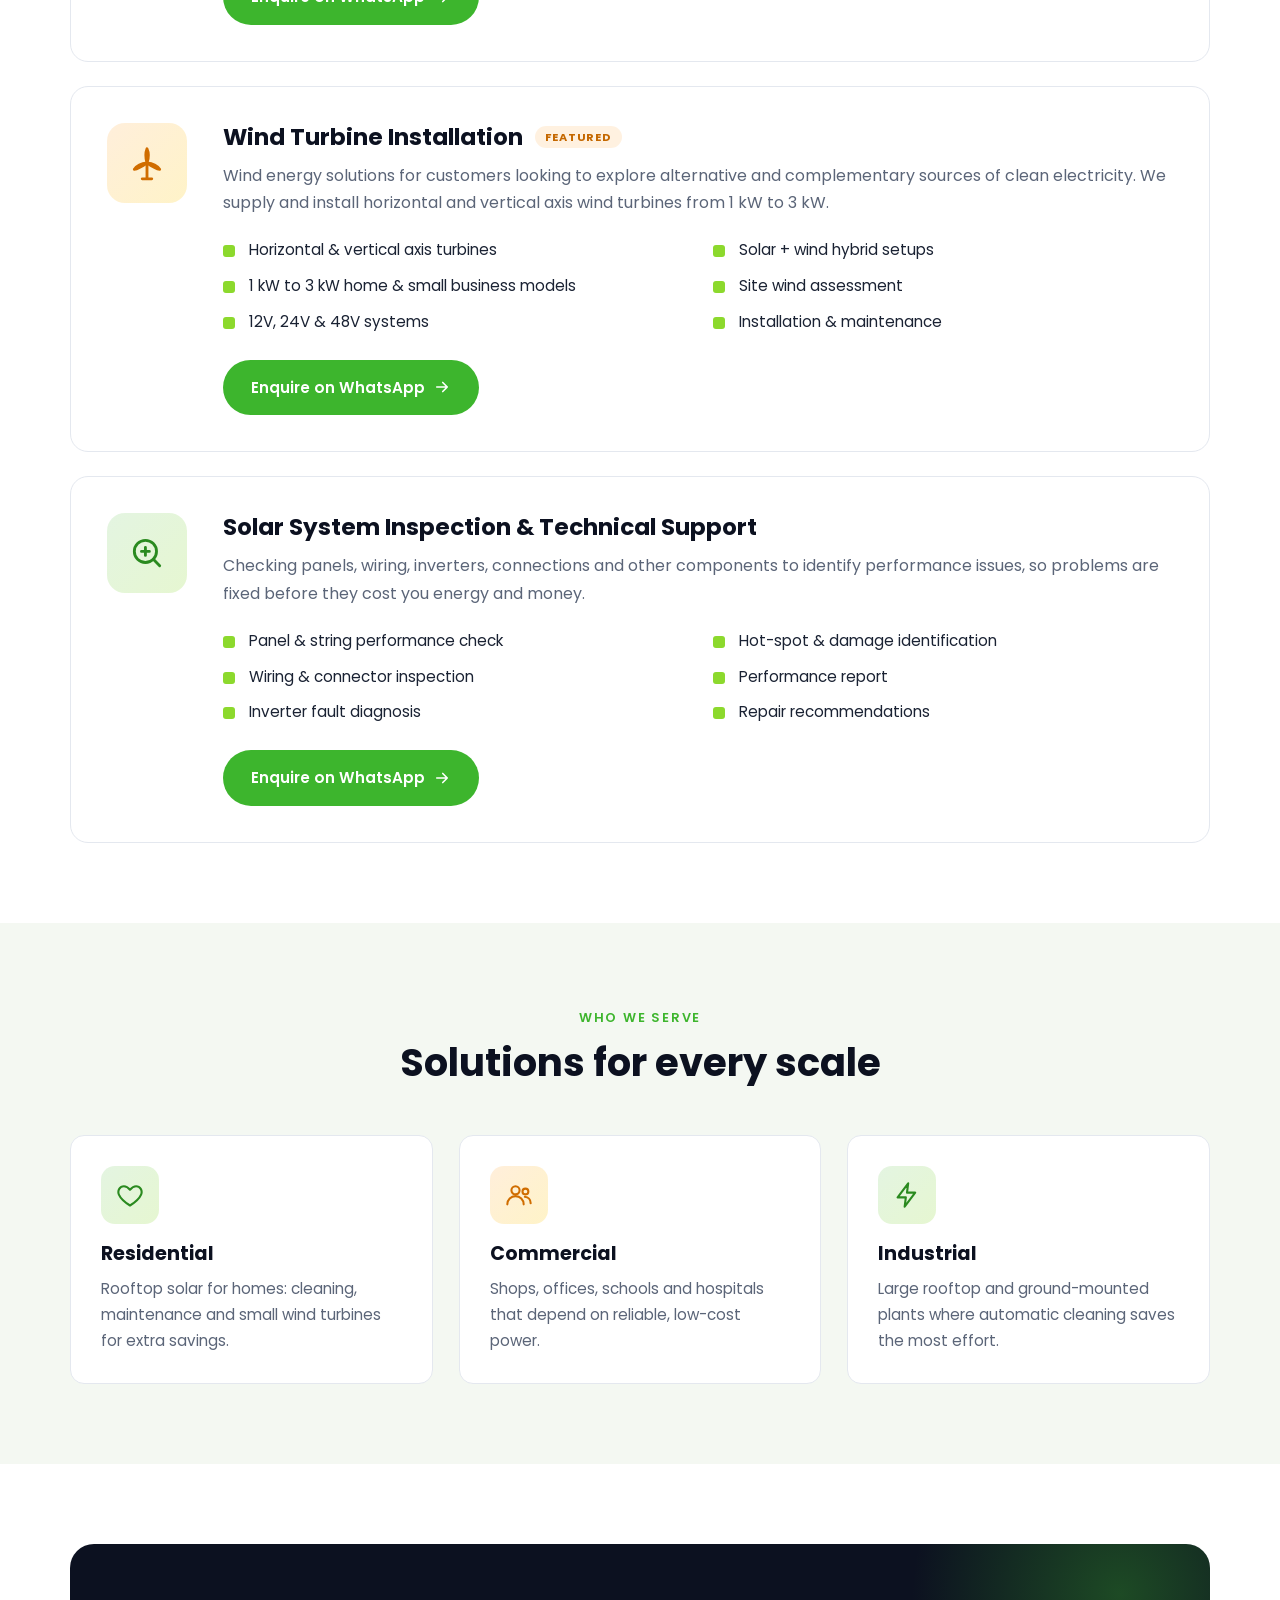
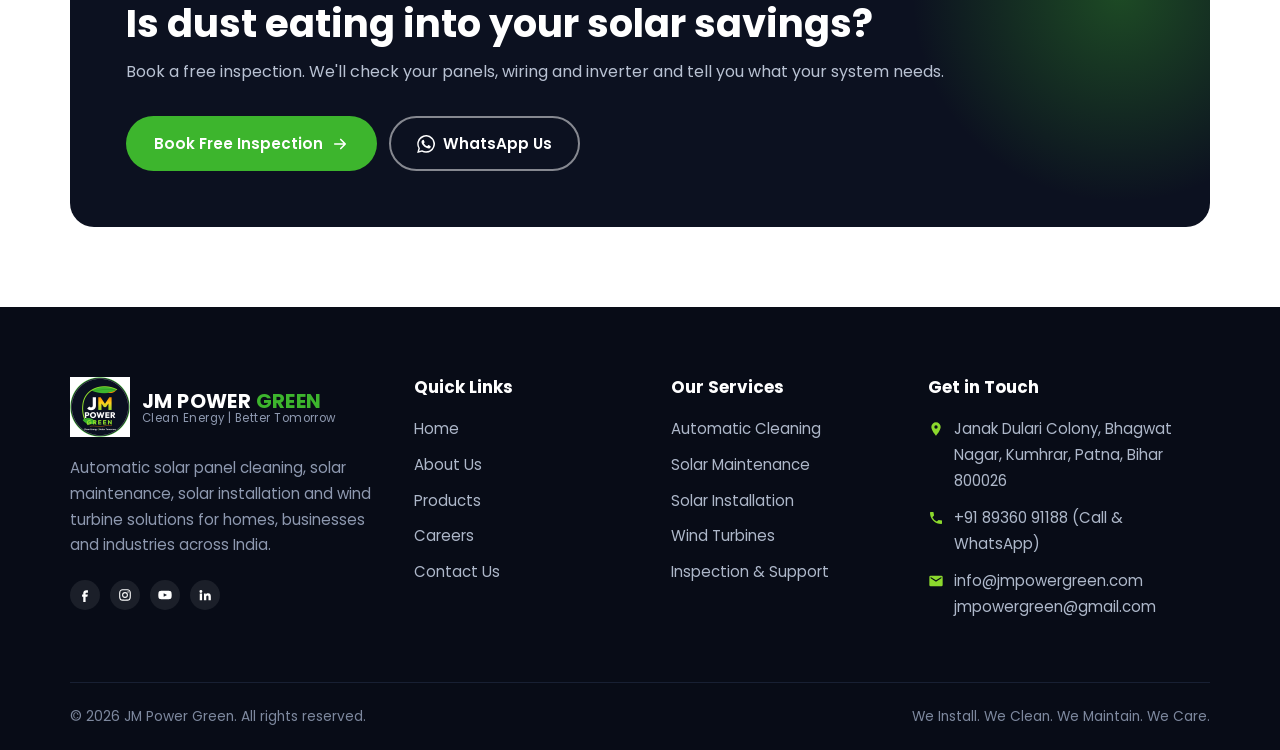
<file: services.html>
<!DOCTYPE html>
<html lang="en">
<head>
<meta charset="utf-8">
<meta name="viewport" content="width=device-width, initial-scale=1">
<title>Services | Solar Panel Cleaning, Maintenance, Installation & Wind Turbines | JM Power Green</title>
<meta name="description" content="Automatic solar panel cleaning, solar maintenance, solar installation, wind turbine installation and inspection services by JM Power Green, Patna.">
<link rel="canonical" href="https://www.jmpowergreen.com/services.html">
<link rel="alternate" hreflang="en" href="https://www.jmpowergreen.com/services.html">
<link rel="alternate" hreflang="hi" href="https://www.jmpowergreen.com/hi/services.html">
<link rel="alternate" hreflang="x-default" href="https://www.jmpowergreen.com/services.html">
<meta property="og:title" content="Services | Solar Panel Cleaning, Maintenance, Installation & Wind Turbines | JM Power Green">
<meta property="og:description" content="Automatic solar panel cleaning, solar maintenance, solar installation, wind turbine installation and inspection services by JM Power Green, Patna.">
<meta property="og:image" content="https://www.jmpowergreen.com/images/logo-512.png">
<meta name="theme-color" content="#0c1120">
<link rel="icon" type="image/png" href="images/favicon.png">
<link rel="preconnect" href="https://fonts.googleapis.com">
<link rel="preconnect" href="https://fonts.gstatic.com" crossorigin>
<link href="https://fonts.googleapis.com/css2?family=Poppins:wght@400;500;600;700&display=swap" rel="stylesheet">
<link rel="stylesheet" href="css/style.css">
</head>
<body>
<div class="topbar"><div class="container">
 <div class="tb-left">
  <span><svg viewBox="0 0 24 24" aria-hidden="true"><path d="M6.6 10.8a15.1 15.1 0 006.6 6.6l2.2-2.2a1 1 0 011-.25 11.4 11.4 0 003.6.57 1 1 0 011 1V20a1 1 0 01-1 1A17 17 0 013 4a1 1 0 011-1h3.5a1 1 0 011 1c0 1.25.2 2.45.57 3.57a1 1 0 01-.25 1z"/></svg><a href="tel:+918936091188">+91 89360 91188</a></span>
  <span><svg viewBox="0 0 24 24" aria-hidden="true"><path d="M20 4H4a2 2 0 00-2 2v12a2 2 0 002 2h16a2 2 0 002-2V6a2 2 0 00-2-2zm0 4-8 5-8-5V6l8 5 8-5v2z"/></svg><a href="mailto:info@jmpowergreen.com">info@jmpowergreen.com</a></span>
  <span class="hide-sm"><svg viewBox="0 0 24 24" aria-hidden="true"><path d="M12 2a7 7 0 00-7 7c0 5.2 7 13 7 13s7-7.8 7-13a7 7 0 00-7-7zm0 9.5A2.5 2.5 0 1112 6.5a2.5 2.5 0 010 5z"/></svg>Patna, Bihar</span>
 </div>
 <div class="tb-right"><a class="lang-switch" href="hi/services.html" hreflang="hi" lang="hi" title="हिंदी में देखें"><svg viewBox="0 0 24 24" aria-hidden="true"><circle cx="12" cy="12" r="9"/><path d="M3 12h18M12 3c2.5 2.7 3.8 5.7 3.8 9s-1.3 6.3-3.8 9c-2.5-2.7-3.8-5.7-3.8-9S9.5 5.7 12 3z"/></svg>हिंदी</a><div class="socials"><a href="#" target="_blank" rel="noopener" aria-label="Facebook"><svg viewBox="0 0 24 24" aria-hidden="true"><path d="M14 8h3V4h-3c-2.8 0-5 2.2-5 5v2H7v4h2v9h4v-9h3l1-4h-4V9c0-.6.4-1 1-1z"/></svg></a><a href="#" target="_blank" rel="noopener" aria-label="Instagram"><svg viewBox="0 0 24 24" aria-hidden="true"><path d="M12 7a5 5 0 100 10 5 5 0 000-10zm0 8.2a3.2 3.2 0 110-6.4 3.2 3.2 0 010 6.4zM17.3 5.5a1.2 1.2 0 100 2.4 1.2 1.2 0 000-2.4zM12 2c-2.7 0-3 0-4.1.1C4.4 2.3 2.3 4.4 2.1 7.9 2 9 2 9.3 2 12s0 3 .1 4.1c.2 3.5 2.3 5.6 5.8 5.8 1.1.1 1.4.1 4.1.1s3 0 4.1-.1c3.5-.2 5.6-2.3 5.8-5.8.1-1.1.1-1.4.1-4.1s0-3-.1-4.1c-.2-3.5-2.3-5.6-5.8-5.8C15 2 14.7 2 12 2zm0 1.8c2.7 0 3 0 4 .1 2.6.1 3.9 1.4 4 4 .1 1 .1 1.3.1 4s0 3-.1 4c-.1 2.6-1.4 3.9-4 4-1 .1-1.3.1-4 .1s-3 0-4-.1c-2.6-.1-3.9-1.4-4-4-.1-1-.1-1.3-.1-4s0-3 .1-4c.1-2.6 1.4-3.9 4-4 1-.1 1.3-.1 4-.1z"/></svg></a><a href="#" target="_blank" rel="noopener" aria-label="Youtube"><svg viewBox="0 0 24 24" aria-hidden="true"><path d="M23 7.2a3 3 0 00-2.1-2.1C19 4.6 12 4.6 12 4.6s-7 0-8.9.5A3 3 0 001 7.2 31 31 0 00.5 12 31 31 0 001 16.8a3 3 0 002.1 2.1c1.9.5 8.9.5 8.9.5s7 0 8.9-.5a3 3 0 002.1-2.1 31 31 0 00.5-4.8 31 31 0 00-.5-4.8zM9.7 15V9l5.8 3-5.8 3z"/></svg></a><a href="#" target="_blank" rel="noopener" aria-label="Linkedin"><svg viewBox="0 0 24 24" aria-hidden="true"><path d="M4.98 3.5a2.5 2.5 0 11-.02 5 2.5 2.5 0 01.02-5zM3 9.5h4V21H3V9.5zM9.5 9.5h3.8v1.6h.1c.5-1 1.8-2 3.8-2 4 0 4.8 2.6 4.8 6V21h-4v-5.2c0-1.2 0-2.9-1.8-2.9s-2 1.4-2 2.8V21h-4V9.5z"/></svg></a></div></div>
</div></div>
<header class="header"><div class="container">
 <a class="brand" href="index.html" aria-label="JM Power Green home">
  <img src="images/logo.png" alt="JM Power Green logo" width="60" height="60">
  <span class="bt"><strong>JM POWER <em>GREEN</em></strong><small>Clean Energy | Better Tomorrow</small></span>
 </a>
 <nav class="nav" aria-label="Main">
  <a href="index.html">Home</a><a href="about.html">About Us</a><div class="dd"><a href="services.html" class="active">Services</a><div class="dd-menu"><a href="services.html#automatic-cleaning">Automatic Solar Panel Cleaning</a><a href="services.html#maintenance">Solar Panel Maintenance</a><a href="services.html#installation">Solar Installation</a><a href="services.html#wind">Wind Turbine Installation</a><a href="services.html#inspection">Inspection &amp; Technical Support</a></div></div><div class="dd"><a href="products.html">Products</a><div class="dd-menu"><a href="products.html">Wind Turbines</a><a href="products.html#enquire">Get a Price Quote</a></div></div><a href="careers.html">Careers</a><a href="contact.html">Contact Us</a>
  <a class="btn btn-orange" href="contact.html#form">Book Free Inspection</a>
 </nav>
 <a class="lang-switch lang-mobile" href="hi/services.html" hreflang="hi" lang="hi" title="हिंदी में देखें"><svg viewBox="0 0 24 24" aria-hidden="true"><circle cx="12" cy="12" r="9"/><path d="M3 12h18M12 3c2.5 2.7 3.8 5.7 3.8 9s-1.3 6.3-3.8 9c-2.5-2.7-3.8-5.7-3.8-9S9.5 5.7 12 3z"/></svg>हिंदी</a>
 <button class="menu-toggle" aria-label="Open menu" aria-expanded="false"><span></span><span></span><span></span></button>
</div></header>
<main>

<section class="page-banner"><div class="container">
<h1>Our Services</h1><p>Automatic solar panel cleaning, maintenance, installation and wind energy, all from one trusted partner.</p>
<div class="crumbs"><a href="index.html">Home</a> &nbsp;/&nbsp; Services</div>
</div></section>
<section class="section"><div class="container"><div class="service-block reveal" id="automatic-cleaning">
 <div class="icon "><svg viewBox="0 0 24 24" aria-hidden="true"><rect x="3" y="9" width="18" height="8" rx="2"/><path d="M7 17v2M17 17v2M12 9V5M9 5h6M7 13h10"/></svg></div>
 <div><h3>Automatic Solar Panel Cleaning <span class="pill">Most popular</span></h3><p>Smart automatic cleaning solutions designed to remove dust and dirt from solar panel surfaces, reducing manual effort and keeping panels consistently clean. Especially useful for large rooftops, industrial plants and dusty locations.</p>
 <ul><li>Automatic cleaning system supply &amp; setup</li><li>Waterless / low-water cleaning options</li><li>Ideal for rooftop &amp; industrial plants</li><li>Reduces manual cleaning effort</li><li>Consistent panel cleanliness</li><li>Helps support better generation</li></ul>
 <a class="btn btn-primary" href="https://wa.me/918936091188?text=Hello%20JM%20Power%2C%20I%20am%20interested%20in%20Automatic%20Solar%20Panel%20Cleaning." target="_blank" rel="noopener">Enquire on WhatsApp <svg viewBox="0 0 24 24" fill="none" stroke="currentColor" stroke-width="2.2" stroke-linecap="round" stroke-linejoin="round" aria-hidden="true"><path d="M5 12h14M13 6l6 6-6 6"/></svg></a></div>
</div><div class="service-block reveal" id="maintenance">
 <div class="icon orange"><svg viewBox="0 0 24 24" aria-hidden="true"><path d="M14.7 6.3a4 4 0 00-5.4 5.4L3 18l3 3 6.3-6.3a4 4 0 005.4-5.4l-2.6 2.6-2.4-.6-.6-2.4 2.6-2.6z"/></svg></div>
 <div><h3>Solar Panel Maintenance <span class="pill">Core service</span></h3><p>Regular cleaning, visual inspection, preventive maintenance and technical troubleshooting to keep your solar system performing as it should. Annual and periodic maintenance plans available.</p>
 <ul><li>Periodic panel cleaning</li><li>Visual inspection of panels &amp; structure</li><li>Preventive maintenance</li><li>Inverter health checks</li><li>Earthing &amp; connection checks</li><li>Technical troubleshooting</li></ul>
 <a class="btn btn-primary" href="https://wa.me/918936091188?text=Hello%20JM%20Power%2C%20I%20am%20interested%20in%20Solar%20Panel%20Maintenance." target="_blank" rel="noopener">Enquire on WhatsApp <svg viewBox="0 0 24 24" fill="none" stroke="currentColor" stroke-width="2.2" stroke-linecap="round" stroke-linejoin="round" aria-hidden="true"><path d="M5 12h14M13 6l6 6-6 6"/></svg></a></div>
</div><div class="service-block reveal" id="installation">
 <div class="icon "><svg viewBox="0 0 24 24" aria-hidden="true"><path d="M4 4h16l-2 10H6L4 4z"/><path d="M5.2 9h13.6M10 4l-.6 10M14 4l.6 10M12 14v6M8 20h8"/></svg></div>
 <div><h3>Solar Installation</h3><p>Professional solar installation for residential, commercial and industrial customers, planned around your energy requirements, roof space and budget.</p>
 <ul><li>Site survey &amp; load assessment</li><li>System design &amp; sizing</li><li>On-grid, off-grid &amp; hybrid systems</li><li>Quality panels, inverters &amp; structures</li><li>Neat wiring &amp; safe installation</li><li>Post-installation support</li></ul>
 <a class="btn btn-primary" href="https://wa.me/918936091188?text=Hello%20JM%20Power%2C%20I%20am%20interested%20in%20Solar%20Installation." target="_blank" rel="noopener">Enquire on WhatsApp <svg viewBox="0 0 24 24" fill="none" stroke="currentColor" stroke-width="2.2" stroke-linecap="round" stroke-linejoin="round" aria-hidden="true"><path d="M5 12h14M13 6l6 6-6 6"/></svg></a></div>
</div><div class="service-block reveal" id="wind">
 <div class="icon orange"><svg viewBox="0 0 24 24" aria-hidden="true"><path d="M12 12v10M9 22h6"/><path d="M12 12c-1-3.5-1-6.5 0-9 1.2 2.6 1.2 5.6 0 9z"/><path d="M12 12c3 2 5.4 3.6 8 4-1.6-2.2-4.5-3.6-8-4z"/><path d="M12 12c-3 2-5.4 3.6-8 4 1.6-2.2 4.5-3.6 8-4z"/></svg></div>
 <div><h3>Wind Turbine Installation <span class="pill">Featured</span></h3><p>Wind energy solutions for customers looking to explore alternative and complementary sources of clean electricity. We supply and install horizontal and vertical axis wind turbines from 1 kW to 3 kW.</p>
 <ul><li>Horizontal &amp; vertical axis turbines</li><li>1 kW to 3 kW home &amp; small business models</li><li>12V, 24V &amp; 48V systems</li><li>Solar + wind hybrid setups</li><li>Site wind assessment</li><li>Installation &amp; maintenance</li></ul>
 <a class="btn btn-primary" href="https://wa.me/918936091188?text=Hello%20JM%20Power%2C%20I%20am%20interested%20in%20Wind%20Turbine%20Installation." target="_blank" rel="noopener">Enquire on WhatsApp <svg viewBox="0 0 24 24" fill="none" stroke="currentColor" stroke-width="2.2" stroke-linecap="round" stroke-linejoin="round" aria-hidden="true"><path d="M5 12h14M13 6l6 6-6 6"/></svg></a></div>
</div><div class="service-block reveal" id="inspection">
 <div class="icon "><svg viewBox="0 0 24 24" aria-hidden="true"><circle cx="11" cy="11" r="7"/><path d="M20 20l-4-4M8.5 11h5M11 8.5v5"/></svg></div>
 <div><h3>Solar System Inspection &amp; Technical Support</h3><p>Checking panels, wiring, inverters, connections and other components to identify performance issues, so problems are fixed before they cost you energy and money.</p>
 <ul><li>Panel &amp; string performance check</li><li>Wiring &amp; connector inspection</li><li>Inverter fault diagnosis</li><li>Hot-spot &amp; damage identification</li><li>Performance report</li><li>Repair recommendations</li></ul>
 <a class="btn btn-primary" href="https://wa.me/918936091188?text=Hello%20JM%20Power%2C%20I%20am%20interested%20in%20Solar%20System%20Inspection%20%26%20Technical%20Support." target="_blank" rel="noopener">Enquire on WhatsApp <svg viewBox="0 0 24 24" fill="none" stroke="currentColor" stroke-width="2.2" stroke-linecap="round" stroke-linejoin="round" aria-hidden="true"><path d="M5 12h14M13 6l6 6-6 6"/></svg></a></div>
</div></div></section>
<section class="section soft"><div class="container">
 <div class="section-head reveal"><span class="eyebrow">Who We Serve</span><h2>Solutions for every scale</h2></div>
 <div class="grid g3">
  <div class="card reveal"><div class="icon "><svg viewBox="0 0 24 24" aria-hidden="true"><path d="M12 21s-7.5-4.6-9.5-9.3C1 8 3.3 4.5 6.8 4.5c2 0 3.6 1.1 5.2 3 1.6-1.9 3.2-3 5.2-3 3.5 0 5.8 3.5 4.3 7.2C19.5 16.4 12 21 12 21z"/></svg></div><h3>Residential</h3><p>Rooftop solar for homes: cleaning, maintenance and small wind turbines for extra savings.</p></div>
  <div class="card reveal"><div class="icon orange"><svg viewBox="0 0 24 24" aria-hidden="true"><circle cx="9" cy="8" r="3.5"/><path d="M2 20c0-3.9 3.1-7 7-7s7 3.1 7 7"/><circle cx="17.5" cy="9" r="2.5"/><path d="M17 13.5c2.8.3 5 2.6 5 5.5"/></svg></div><h3>Commercial</h3><p>Shops, offices, schools and hospitals that depend on reliable, low-cost power.</p></div>
  <div class="card reveal"><div class="icon "><svg viewBox="0 0 24 24" aria-hidden="true"><path d="M13 2L4 14h7l-1 8 9-12h-7l1-8z"/></svg></div><h3>Industrial</h3><p>Large rooftop and ground-mounted plants where automatic cleaning saves the most effort.</p></div>
 </div>
</div></section>
<section class="section"><div class="container"><div class="cta reveal">
<div><h2>Is dust eating into your solar savings?</h2><p>Book a free inspection. We'll check your panels, wiring and inverter and tell you what your system needs.</p></div>
<div class="actions"><a class="btn btn-primary" href="contact.html#form">Book Free Inspection <svg viewBox="0 0 24 24" fill="none" stroke="currentColor" stroke-width="2.2" stroke-linecap="round" stroke-linejoin="round" aria-hidden="true"><path d="M5 12h14M13 6l6 6-6 6"/></svg></a>
<a class="btn btn-outline" href="https://wa.me/918936091188?text=Hello%20JM%20Power%2C%20I%20would%20like%20to%20book%20a%20free%20solar%20inspection." target="_blank" rel="noopener"><svg viewBox="0 0 24 24" fill="currentColor" aria-hidden="true"><path d="M17.5 14.4c-.3-.1-1.8-.9-2-1-.3-.1-.5-.1-.7.1l-.9 1.2c-.2.2-.3.2-.6.1a8 8 0 01-2.4-1.5 9 9 0 01-1.6-2c-.2-.3 0-.5.1-.6l.4-.5.3-.5v-.5l-.9-2.2c-.2-.6-.5-.5-.7-.5h-.6a1.1 1.1 0 00-.8.4 3.4 3.4 0 00-1.1 2.5 5.9 5.9 0 001.2 3.1 13.4 13.4 0 005.2 4.6c1.9.8 2.7.9 3.6.8a3.1 3.1 0 002-1.4 2.5 2.5 0 00.2-1.4c-.1-.1-.3-.2-.6-.3zM12 21.8a9.8 9.8 0 01-5-1.4l-.4-.2-3.7 1 1-3.6-.2-.4A9.8 9.8 0 1112 21.8zM20.5 3.5A11.8 11.8 0 001.9 17.7L.2 24l6.4-1.7a11.8 11.8 0 005.6 1.4A11.9 11.9 0 0020.5 3.5z"/></svg> WhatsApp Us</a></div>
</div></div></section>

</main>
<footer class="footer"><div class="container">
 <div class="cols">
  <div>
   <a class="brand" href="index.html"><img src="images/logo.png" alt="JM Power Green logo" width="60" height="60"><span class="bt"><strong>JM POWER <em>GREEN</em></strong><small>Clean Energy | Better Tomorrow</small></span></a>
   <p class="about-f">Automatic solar panel cleaning, solar maintenance, solar installation and wind turbine solutions for homes, businesses and industries across India.</p>
   <div class="socials"><a href="#" target="_blank" rel="noopener" aria-label="Facebook"><svg viewBox="0 0 24 24" aria-hidden="true"><path d="M14 8h3V4h-3c-2.8 0-5 2.2-5 5v2H7v4h2v9h4v-9h3l1-4h-4V9c0-.6.4-1 1-1z"/></svg></a><a href="#" target="_blank" rel="noopener" aria-label="Instagram"><svg viewBox="0 0 24 24" aria-hidden="true"><path d="M12 7a5 5 0 100 10 5 5 0 000-10zm0 8.2a3.2 3.2 0 110-6.4 3.2 3.2 0 010 6.4zM17.3 5.5a1.2 1.2 0 100 2.4 1.2 1.2 0 000-2.4zM12 2c-2.7 0-3 0-4.1.1C4.4 2.3 2.3 4.4 2.1 7.9 2 9 2 9.3 2 12s0 3 .1 4.1c.2 3.5 2.3 5.6 5.8 5.8 1.1.1 1.4.1 4.1.1s3 0 4.1-.1c3.5-.2 5.6-2.3 5.8-5.8.1-1.1.1-1.4.1-4.1s0-3-.1-4.1c-.2-3.5-2.3-5.6-5.8-5.8C15 2 14.7 2 12 2zm0 1.8c2.7 0 3 0 4 .1 2.6.1 3.9 1.4 4 4 .1 1 .1 1.3.1 4s0 3-.1 4c-.1 2.6-1.4 3.9-4 4-1 .1-1.3.1-4 .1s-3 0-4-.1c-2.6-.1-3.9-1.4-4-4-.1-1-.1-1.3-.1-4s0-3 .1-4c.1-2.6 1.4-3.9 4-4 1-.1 1.3-.1 4-.1z"/></svg></a><a href="#" target="_blank" rel="noopener" aria-label="Youtube"><svg viewBox="0 0 24 24" aria-hidden="true"><path d="M23 7.2a3 3 0 00-2.1-2.1C19 4.6 12 4.6 12 4.6s-7 0-8.9.5A3 3 0 001 7.2 31 31 0 00.5 12 31 31 0 001 16.8a3 3 0 002.1 2.1c1.9.5 8.9.5 8.9.5s7 0 8.9-.5a3 3 0 002.1-2.1 31 31 0 00.5-4.8 31 31 0 00-.5-4.8zM9.7 15V9l5.8 3-5.8 3z"/></svg></a><a href="#" target="_blank" rel="noopener" aria-label="Linkedin"><svg viewBox="0 0 24 24" aria-hidden="true"><path d="M4.98 3.5a2.5 2.5 0 11-.02 5 2.5 2.5 0 01.02-5zM3 9.5h4V21H3V9.5zM9.5 9.5h3.8v1.6h.1c.5-1 1.8-2 3.8-2 4 0 4.8 2.6 4.8 6V21h-4v-5.2c0-1.2 0-2.9-1.8-2.9s-2 1.4-2 2.8V21h-4V9.5z"/></svg></a></div>
  </div>
  <div><h4>Quick Links</h4><ul><li><a href="index.html">Home</a></li><li><a href="about.html">About Us</a></li><li><a href="products.html">Products</a></li><li><a href="careers.html">Careers</a></li><li><a href="contact.html">Contact Us</a></li></ul></div>
  <div><h4>Our Services</h4><ul><li><a href="services.html#automatic-cleaning">Automatic Cleaning</a></li><li><a href="services.html#maintenance">Solar Maintenance</a></li><li><a href="services.html#installation">Solar Installation</a></li><li><a href="services.html#wind">Wind Turbines</a></li><li><a href="services.html#inspection">Inspection &amp; Support</a></li></ul></div>
  <div><h4>Get in Touch</h4>
   <div class="fc"><svg viewBox="0 0 24 24" aria-hidden="true"><path d="M12 2a7 7 0 00-7 7c0 5.2 7 13 7 13s7-7.8 7-13a7 7 0 00-7-7zm0 9.5A2.5 2.5 0 1112 6.5a2.5 2.5 0 010 5z"/></svg><span>Janak Dulari Colony, Bhagwat Nagar, Kumhrar, Patna, Bihar 800026</span></div>
   <div class="fc"><svg viewBox="0 0 24 24" aria-hidden="true"><path d="M6.6 10.8a15.1 15.1 0 006.6 6.6l2.2-2.2a1 1 0 011-.25 11.4 11.4 0 003.6.57 1 1 0 011 1V20a1 1 0 01-1 1A17 17 0 013 4a1 1 0 011-1h3.5a1 1 0 011 1c0 1.25.2 2.45.57 3.57a1 1 0 01-.25 1z"/></svg><a href="tel:+918936091188">+91 89360 91188 (Call &amp; WhatsApp)</a></div>
   <div class="fc"><svg viewBox="0 0 24 24" aria-hidden="true"><path d="M20 4H4a2 2 0 00-2 2v12a2 2 0 002 2h16a2 2 0 002-2V6a2 2 0 00-2-2zm0 4-8 5-8-5V6l8 5 8-5v2z"/></svg><span><a href="mailto:info@jmpowergreen.com">info@jmpowergreen.com</a><br><a href="mailto:jmpowergreen@gmail.com">jmpowergreen@gmail.com</a></span></div>
  </div>
 </div>
 <div class="bottom"><span>&copy; <span data-year>2026</span> JM Power Green. All rights reserved.</span><span>We Install. We Clean. We Maintain. We Care.</span></div>
</div></footer>
<div class="float">
 <a class="f-ig" href="#" target="_blank" rel="noopener" aria-label="Instagram"><span class="tip">Follow on Instagram</span><svg viewBox="0 0 24 24" aria-hidden="true"><path d="M12 7a5 5 0 100 10 5 5 0 000-10zm0 8.2a3.2 3.2 0 110-6.4 3.2 3.2 0 010 6.4zM17.3 5.5a1.2 1.2 0 100 2.4 1.2 1.2 0 000-2.4zM12 2c-2.7 0-3 0-4.1.1C4.4 2.3 2.3 4.4 2.1 7.9 2 9 2 9.3 2 12s0 3 .1 4.1c.2 3.5 2.3 5.6 5.8 5.8 1.1.1 1.4.1 4.1.1s3 0 4.1-.1c3.5-.2 5.6-2.3 5.8-5.8.1-1.1.1-1.4.1-4.1s0-3-.1-4.1c-.2-3.5-2.3-5.6-5.8-5.8C15 2 14.7 2 12 2zm0 1.8c2.7 0 3 0 4 .1 2.6.1 3.9 1.4 4 4 .1 1 .1 1.3.1 4s0 3-.1 4c-.1 2.6-1.4 3.9-4 4-1 .1-1.3.1-4 .1s-3 0-4-.1c-2.6-.1-3.9-1.4-4-4-.1-1-.1-1.3-.1-4s0-3 .1-4c.1-2.6 1.4-3.9 4-4 1-.1 1.3-.1 4-.1z"/></svg></a>
 <a class="f-call" href="tel:+918936091188" aria-label="Call"><span class="tip">Call +91 89360 91188</span><svg viewBox="0 0 24 24" aria-hidden="true"><path d="M6.6 10.8a15.1 15.1 0 006.6 6.6l2.2-2.2a1 1 0 011-.25 11.4 11.4 0 003.6.57 1 1 0 011 1V20a1 1 0 01-1 1A17 17 0 013 4a1 1 0 011-1h3.5a1 1 0 011 1c0 1.25.2 2.45.57 3.57a1 1 0 01-.25 1z"/></svg></a>
 <a class="f-wa" href="https://wa.me/918936091188?text=Hello%20JM%20Power%2C%20I%20would%20like%20to%20know%20more%20about%20your%20solar%20services." target="_blank" rel="noopener" aria-label="WhatsApp"><span class="tip">Chat on WhatsApp</span><svg viewBox="0 0 24 24" aria-hidden="true"><path d="M17.5 14.4c-.3-.1-1.8-.9-2-1-.3-.1-.5-.1-.7.1l-.9 1.2c-.2.2-.3.2-.6.1a8 8 0 01-2.4-1.5 9 9 0 01-1.6-2c-.2-.3 0-.5.1-.6l.4-.5.3-.5v-.5l-.9-2.2c-.2-.6-.5-.5-.7-.5h-.6a1.1 1.1 0 00-.8.4 3.4 3.4 0 00-1.1 2.5 5.9 5.9 0 001.2 3.1 13.4 13.4 0 005.2 4.6c1.9.8 2.7.9 3.6.8a3.1 3.1 0 002-1.4 2.5 2.5 0 00.2-1.4c-.1-.1-.3-.2-.6-.3zM12 21.8a9.8 9.8 0 01-5-1.4l-.4-.2-3.7 1 1-3.6-.2-.4A9.8 9.8 0 1112 21.8zM20.5 3.5A11.8 11.8 0 001.9 17.7L.2 24l6.4-1.7a11.8 11.8 0 005.6 1.4A11.9 11.9 0 0020.5 3.5z"/></svg></a>
</div>
<button class="to-top" aria-label="Back to top"><svg viewBox="0 0 24 24"><path d="M6 15l6-6 6 6"/></svg></button>
<script src="js/main.js"></script>
</body>
</html>
</file>
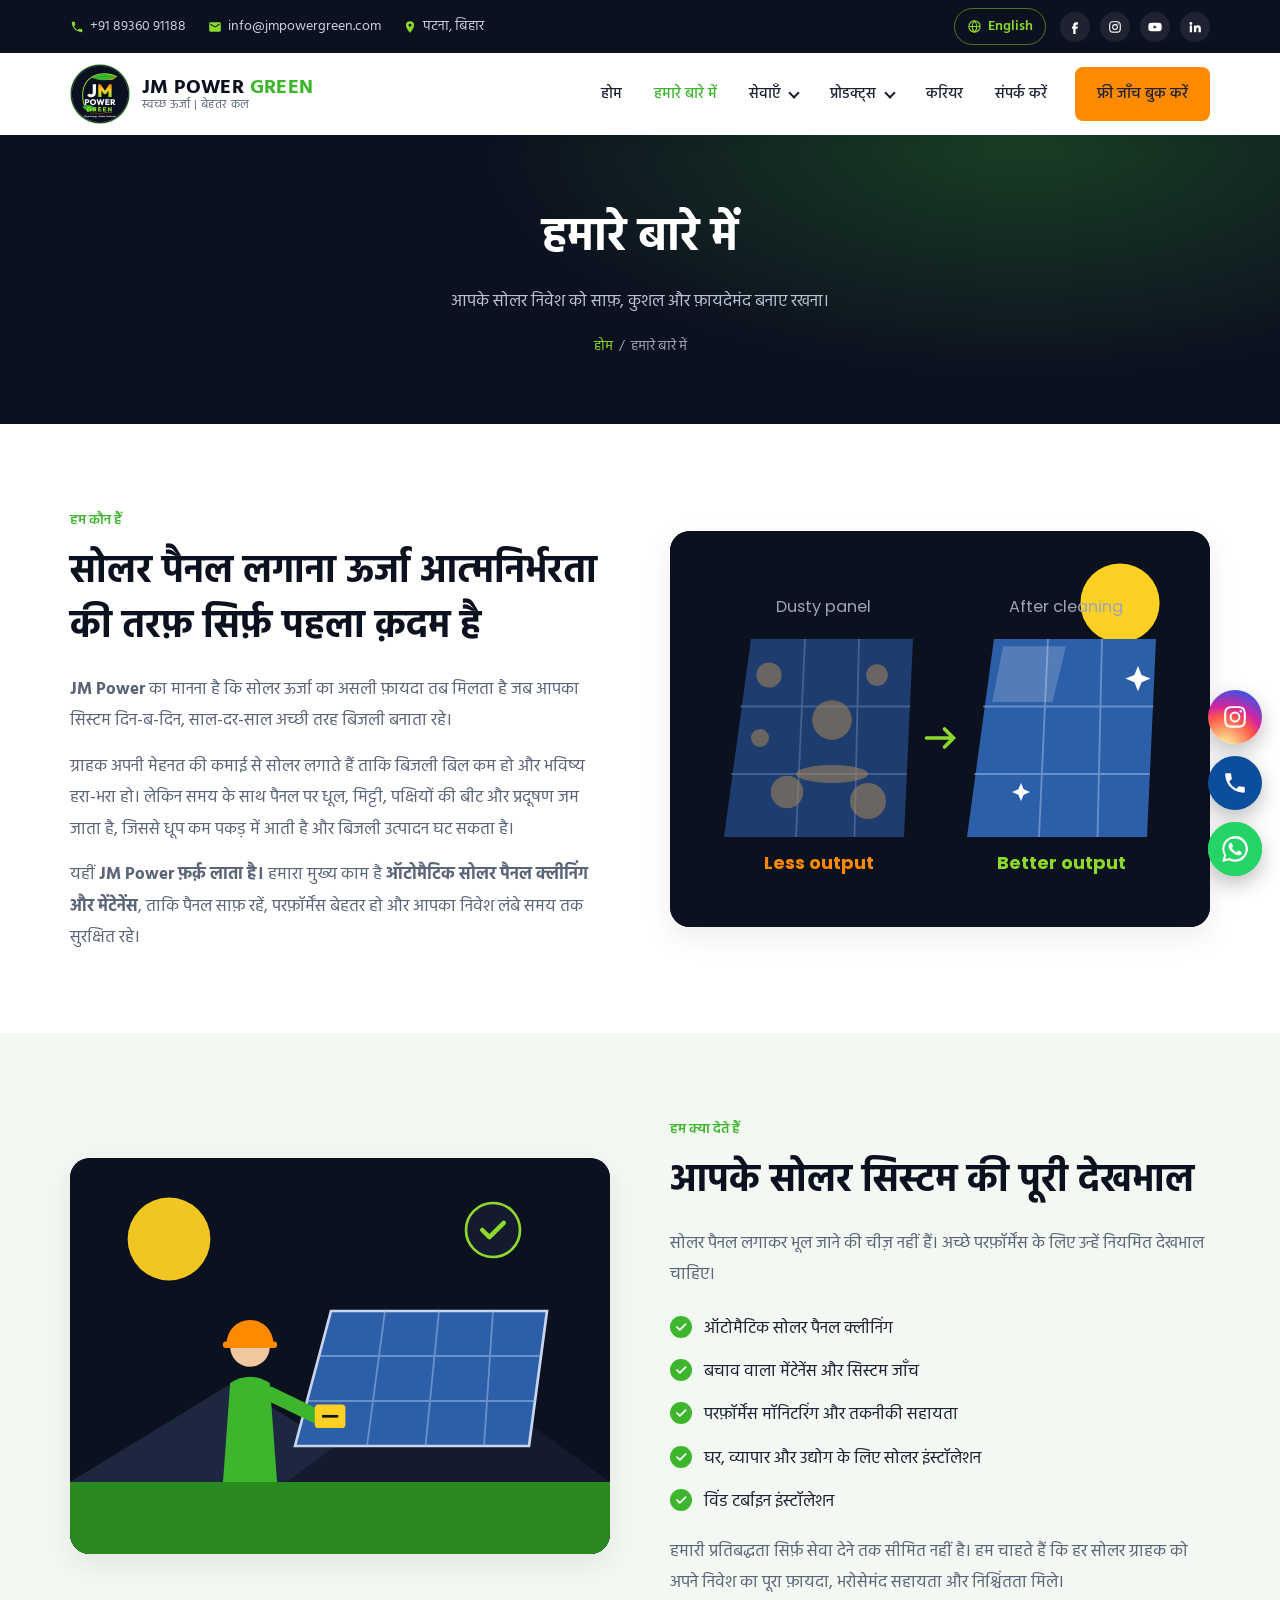
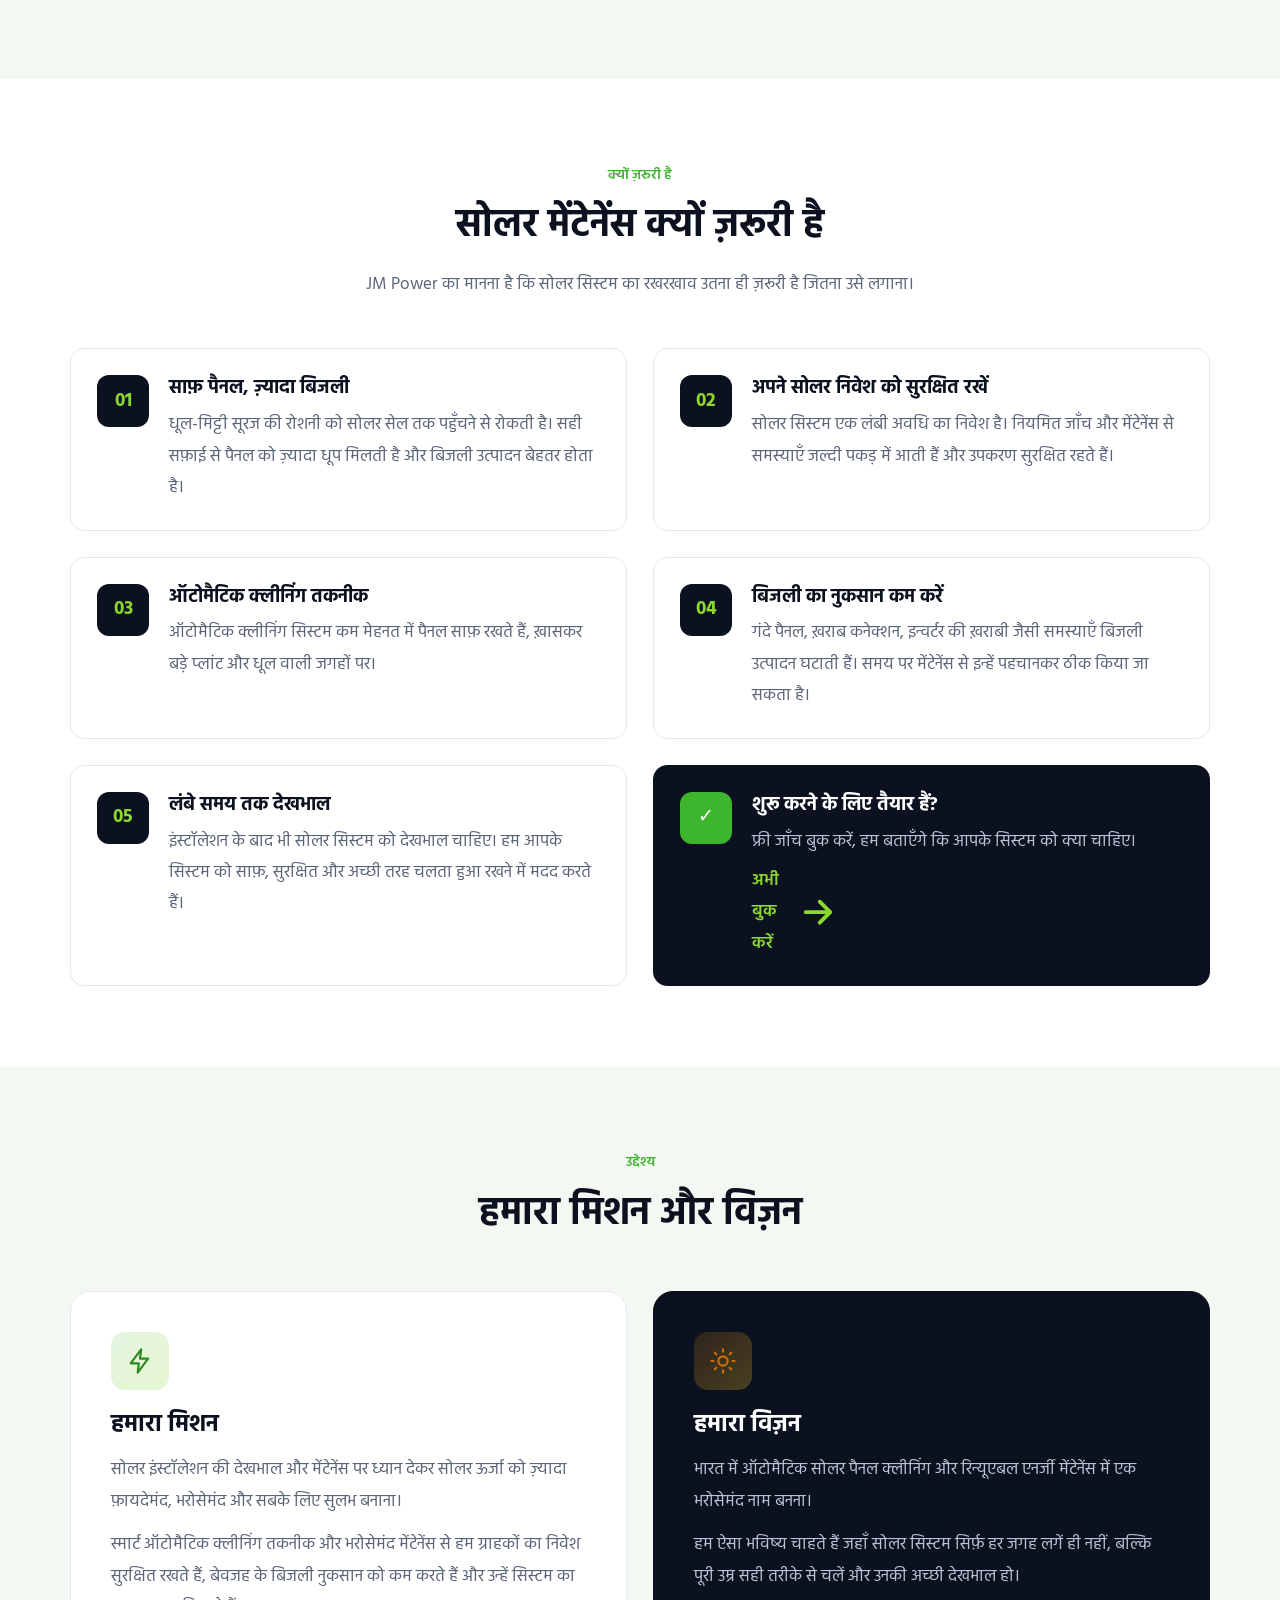
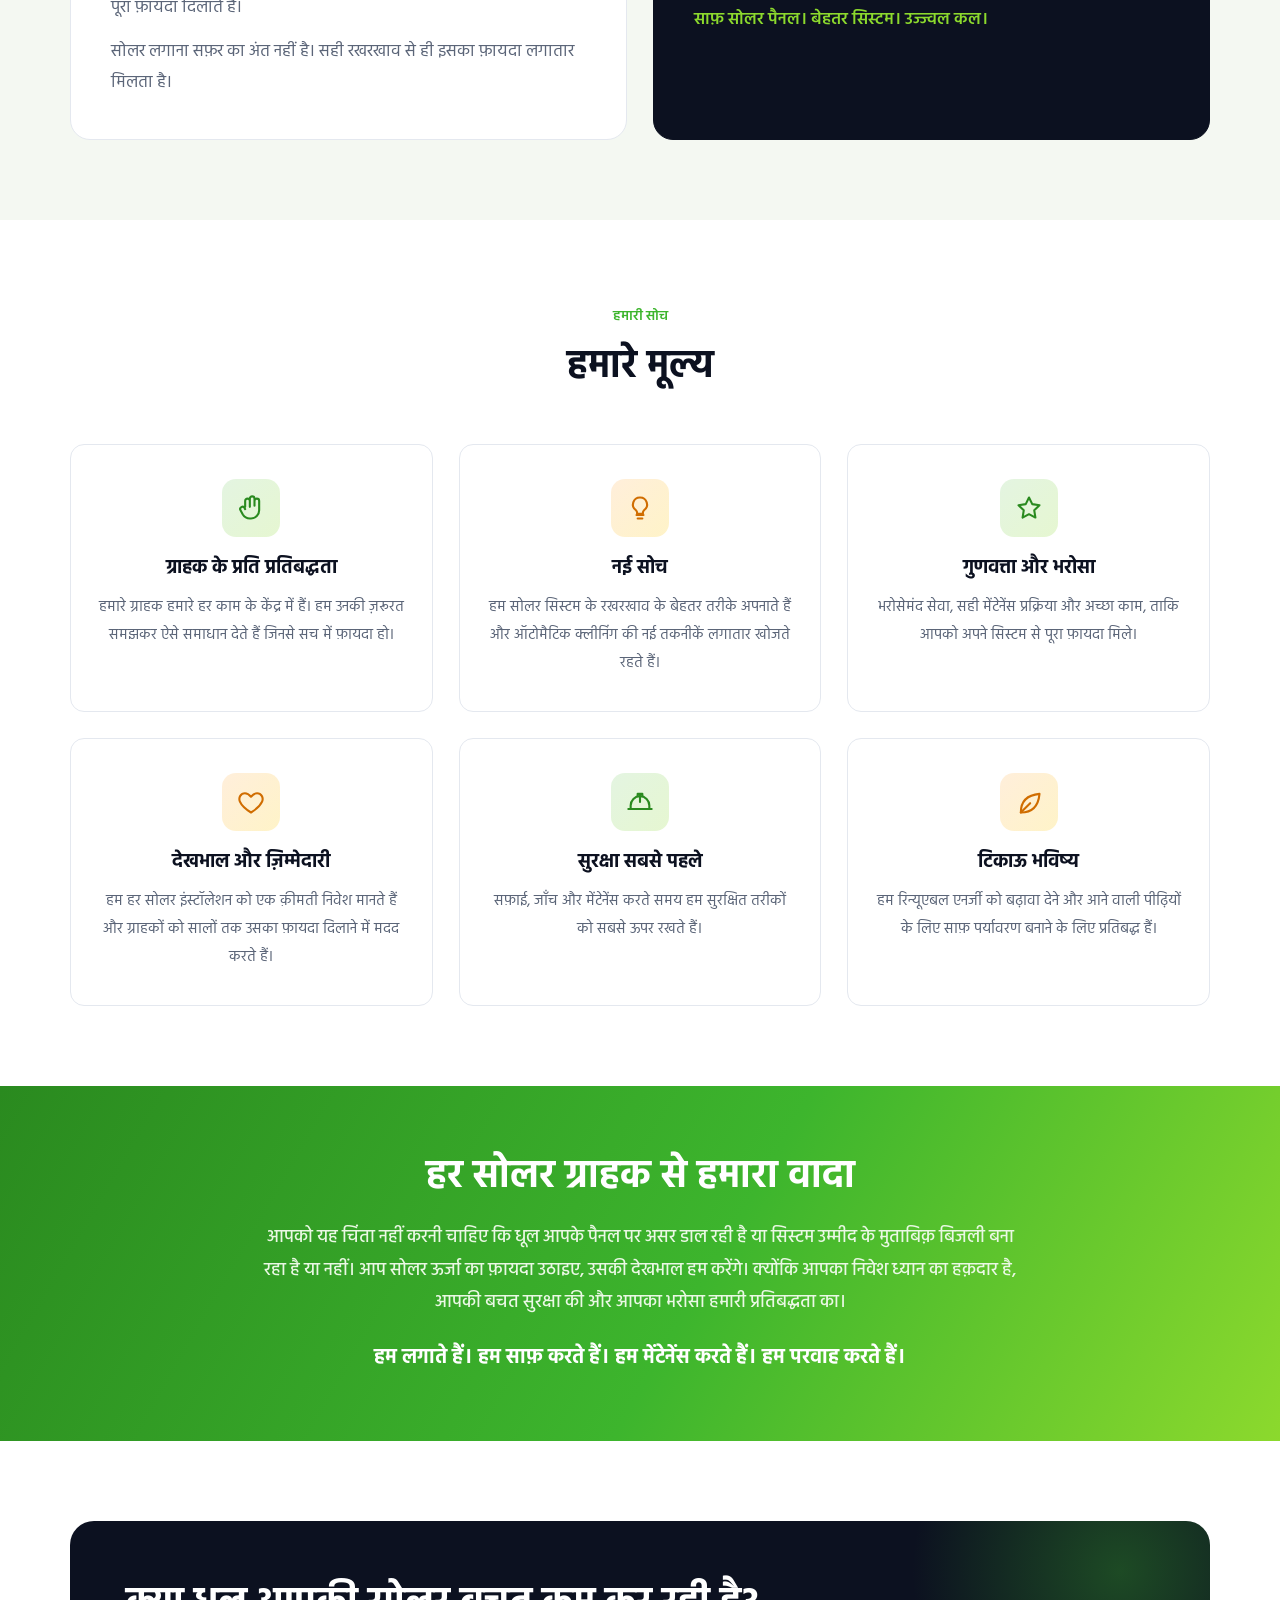
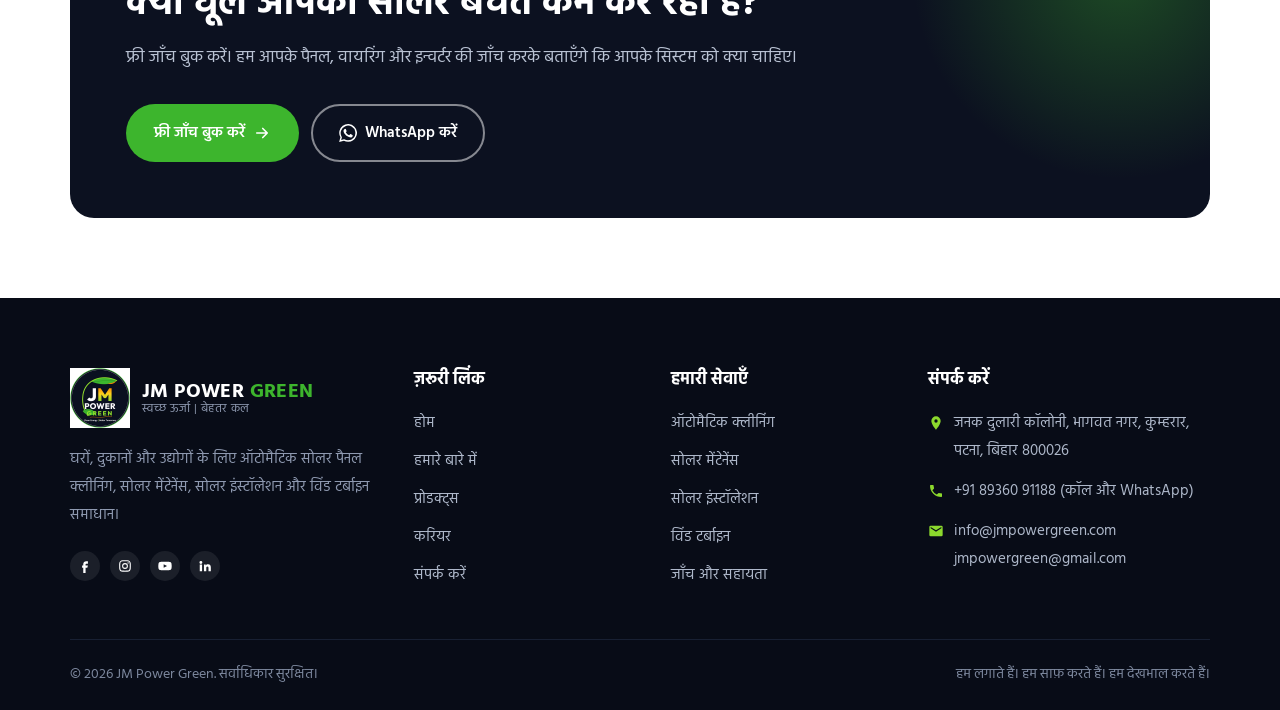
<file: hi/about.html>
<!DOCTYPE html>
<html lang="hi">
<head>
<meta charset="utf-8">
<meta name="viewport" content="width=device-width, initial-scale=1">
<title>हमारे बारे में | JM Power Green, पटना के सोलर मेंटेनेंस विशेषज्ञ</title>
<meta name="description" content="JM Power Green के बारे में जानें: ऑटोमैटिक सोलर पैनल क्लीनिंग, मेंटेनेंस और रिन्यूएबल एनर्जी में हमारा मिशन, विज़न और मूल्य।">
<link rel="canonical" href="https://www.jmpowergreen.com/hi/about.html">
<link rel="alternate" hreflang="en" href="https://www.jmpowergreen.com/about.html">
<link rel="alternate" hreflang="hi" href="https://www.jmpowergreen.com/hi/about.html">
<link rel="alternate" hreflang="x-default" href="https://www.jmpowergreen.com/about.html">
<meta property="og:title" content="हमारे बारे में | JM Power Green, पटना के सोलर मेंटेनेंस विशेषज्ञ">
<meta property="og:description" content="JM Power Green के बारे में जानें: ऑटोमैटिक सोलर पैनल क्लीनिंग, मेंटेनेंस और रिन्यूएबल एनर्जी में हमारा मिशन, विज़न और मूल्य।">
<meta property="og:image" content="https://www.jmpowergreen.com/images/logo-512.png">
<meta name="theme-color" content="#0c1120">
<link rel="icon" type="image/png" href="../images/favicon.png">
<link rel="preconnect" href="https://fonts.googleapis.com">
<link rel="preconnect" href="https://fonts.gstatic.com" crossorigin>
<link href="https://fonts.googleapis.com/css2?family=Poppins:wght@400;500;600;700&family=Hind:wght@400;500;600;700&display=swap" rel="stylesheet">
<link rel="stylesheet" href="../css/style.css">
</head>
<body>
<div class="topbar"><div class="container">
 <div class="tb-left">
  <span><svg viewBox="0 0 24 24" aria-hidden="true"><path d="M6.6 10.8a15.1 15.1 0 006.6 6.6l2.2-2.2a1 1 0 011-.25 11.4 11.4 0 003.6.57 1 1 0 011 1V20a1 1 0 01-1 1A17 17 0 013 4a1 1 0 011-1h3.5a1 1 0 011 1c0 1.25.2 2.45.57 3.57a1 1 0 01-.25 1z"/></svg><a href="tel:+918936091188">+91 89360 91188</a></span>
  <span><svg viewBox="0 0 24 24" aria-hidden="true"><path d="M20 4H4a2 2 0 00-2 2v12a2 2 0 002 2h16a2 2 0 002-2V6a2 2 0 00-2-2zm0 4-8 5-8-5V6l8 5 8-5v2z"/></svg><a href="mailto:info@jmpowergreen.com">info@jmpowergreen.com</a></span>
  <span class="hide-sm"><svg viewBox="0 0 24 24" aria-hidden="true"><path d="M12 2a7 7 0 00-7 7c0 5.2 7 13 7 13s7-7.8 7-13a7 7 0 00-7-7zm0 9.5A2.5 2.5 0 1112 6.5a2.5 2.5 0 010 5z"/></svg>पटना, बिहार</span>
 </div>
 <div class="tb-right"><a class="lang-switch" href="../about.html" hreflang="en" lang="en" title="View in English"><svg viewBox="0 0 24 24" aria-hidden="true"><circle cx="12" cy="12" r="9"/><path d="M3 12h18M12 3c2.5 2.7 3.8 5.7 3.8 9s-1.3 6.3-3.8 9c-2.5-2.7-3.8-5.7-3.8-9S9.5 5.7 12 3z"/></svg>English</a><div class="socials"><a href="#" target="_blank" rel="noopener" aria-label="Facebook"><svg viewBox="0 0 24 24" aria-hidden="true"><path d="M14 8h3V4h-3c-2.8 0-5 2.2-5 5v2H7v4h2v9h4v-9h3l1-4h-4V9c0-.6.4-1 1-1z"/></svg></a><a href="#" target="_blank" rel="noopener" aria-label="Instagram"><svg viewBox="0 0 24 24" aria-hidden="true"><path d="M12 7a5 5 0 100 10 5 5 0 000-10zm0 8.2a3.2 3.2 0 110-6.4 3.2 3.2 0 010 6.4zM17.3 5.5a1.2 1.2 0 100 2.4 1.2 1.2 0 000-2.4zM12 2c-2.7 0-3 0-4.1.1C4.4 2.3 2.3 4.4 2.1 7.9 2 9 2 9.3 2 12s0 3 .1 4.1c.2 3.5 2.3 5.6 5.8 5.8 1.1.1 1.4.1 4.1.1s3 0 4.1-.1c3.5-.2 5.6-2.3 5.8-5.8.1-1.1.1-1.4.1-4.1s0-3-.1-4.1c-.2-3.5-2.3-5.6-5.8-5.8C15 2 14.7 2 12 2zm0 1.8c2.7 0 3 0 4 .1 2.6.1 3.9 1.4 4 4 .1 1 .1 1.3.1 4s0 3-.1 4c-.1 2.6-1.4 3.9-4 4-1 .1-1.3.1-4 .1s-3 0-4-.1c-2.6-.1-3.9-1.4-4-4-.1-1-.1-1.3-.1-4s0-3 .1-4c.1-2.6 1.4-3.9 4-4 1-.1 1.3-.1 4-.1z"/></svg></a><a href="#" target="_blank" rel="noopener" aria-label="Youtube"><svg viewBox="0 0 24 24" aria-hidden="true"><path d="M23 7.2a3 3 0 00-2.1-2.1C19 4.6 12 4.6 12 4.6s-7 0-8.9.5A3 3 0 001 7.2 31 31 0 00.5 12 31 31 0 001 16.8a3 3 0 002.1 2.1c1.9.5 8.9.5 8.9.5s7 0 8.9-.5a3 3 0 002.1-2.1 31 31 0 00.5-4.8 31 31 0 00-.5-4.8zM9.7 15V9l5.8 3-5.8 3z"/></svg></a><a href="#" target="_blank" rel="noopener" aria-label="Linkedin"><svg viewBox="0 0 24 24" aria-hidden="true"><path d="M4.98 3.5a2.5 2.5 0 11-.02 5 2.5 2.5 0 01.02-5zM3 9.5h4V21H3V9.5zM9.5 9.5h3.8v1.6h.1c.5-1 1.8-2 3.8-2 4 0 4.8 2.6 4.8 6V21h-4v-5.2c0-1.2 0-2.9-1.8-2.9s-2 1.4-2 2.8V21h-4V9.5z"/></svg></a></div></div>
</div></div>
<header class="header"><div class="container">
 <a class="brand" href="index.html" aria-label="JM Power Green होम">
  <img src="../images/logo.png" alt="JM Power Green लोगो" width="60" height="60">
  <span class="bt"><strong>JM POWER <em>GREEN</em></strong><small>स्वच्छ ऊर्जा | बेहतर कल</small></span>
 </a>
 <nav class="nav" aria-label="Main">
  <a href="index.html">होम</a><a href="about.html" class="active">हमारे बारे में</a><div class="dd"><a href="services.html">सेवाएँ</a><div class="dd-menu"><a href="services.html#automatic-cleaning">ऑटोमैटिक सोलर पैनल क्लीनिंग</a><a href="services.html#maintenance">सोलर पैनल मेंटेनेंस</a><a href="services.html#installation">सोलर इंस्टॉलेशन</a><a href="services.html#wind">विंड टर्बाइन इंस्टॉलेशन</a><a href="services.html#inspection">जाँच और तकनीकी सहायता</a></div></div><div class="dd"><a href="products.html">प्रोडक्ट्स</a><div class="dd-menu"><a href="products.html">विंड टर्बाइन</a><a href="products.html#enquire">कीमत जानें</a></div></div><a href="careers.html">करियर</a><a href="contact.html">संपर्क करें</a>
  <a class="btn btn-orange" href="contact.html#form">फ्री जाँच बुक करें</a>
 </nav>
 <a class="lang-switch lang-mobile" href="../about.html" hreflang="en" lang="en" title="View in English"><svg viewBox="0 0 24 24" aria-hidden="true"><circle cx="12" cy="12" r="9"/><path d="M3 12h18M12 3c2.5 2.7 3.8 5.7 3.8 9s-1.3 6.3-3.8 9c-2.5-2.7-3.8-5.7-3.8-9S9.5 5.7 12 3z"/></svg>English</a>
 <button class="menu-toggle" aria-label="मेनू खोलें" aria-expanded="false"><span></span><span></span><span></span></button>
</div></header>
<main>

<section class="page-banner"><div class="container">
<h1>हमारे बारे में</h1><p>आपके सोलर निवेश को साफ़, कुशल और फ़ायदेमंद बनाए रखना।</p>
<div class="crumbs"><a href="index.html">होम</a> &nbsp;/&nbsp; हमारे बारे में</div>
</div></section>
<section class="section"><div class="container split">
 <div class="reveal">
  <span class="eyebrow">हम कौन हैं</span>
  <h2>सोलर पैनल लगाना ऊर्जा आत्मनिर्भरता की तरफ़ सिर्फ़ पहला क़दम है</h2>
  <p><strong>JM Power</strong> का मानना है कि सोलर ऊर्जा का असली फ़ायदा तब मिलता है जब आपका सिस्टम दिन-ब-दिन, साल-दर-साल अच्छी तरह बिजली बनाता रहे।</p>
  <p>ग्राहक अपनी मेहनत की कमाई से सोलर लगाते हैं ताकि बिजली बिल कम हो और भविष्य हरा-भरा हो। लेकिन समय के साथ पैनल पर धूल, मिट्टी, पक्षियों की बीट और प्रदूषण जम जाता है, जिससे धूप कम पकड़ में आती है और बिजली उत्पादन घट सकता है।</p>
  <p>यहीं <strong>JM Power फ़र्क़ लाता है।</strong> हमारा मुख्य काम है <strong>ऑटोमैटिक सोलर पैनल क्लीनिंग और मेंटेनेंस</strong>, ताकि पैनल साफ़ रहें, परफ़ॉर्मेंस बेहतर हो और आपका निवेश लंबे समय तक सुरक्षित रहे।</p>
 </div>
 <div class="visual reveal"><svg viewBox="0 0 600 440" role="img" aria-label="Dusty solar panel next to a clean solar panel">
<rect width="600" height="440" fill="#0c1120"/>
<circle cx="500" cy="80" r="44" fill="#fdd023"/>
<g transform="translate(60 120)">
 <text x="110" y="-30" fill="#9aa5bb" font-family="Poppins,Arial" font-size="18" text-anchor="middle">Dusty panel</text>
 <path d="M0 220 L30 0 H210 L200 220Z" fill="#1f3c6e"/>
 <g stroke="#6f86b0" stroke-opacity=".5" stroke-width="2"><path d="M8 150 H203 M18 75 H207 M90 0 L80 220 M150 0 L145 220"/></g>
 <g fill="#a8875a" opacity=".55"><circle cx="50" cy="40" r="14"/><circle cx="120" cy="90" r="22"/><circle cx="70" cy="170" r="18"/><circle cx="170" cy="40" r="12"/><circle cx="160" cy="180" r="20"/><circle cx="40" cy="110" r="10"/><ellipse cx="120" cy="150" rx="40" ry="10"/></g>
 <text x="105" y="255" fill="#ff8a00" font-family="Poppins,Arial" font-size="20" font-weight="700" text-anchor="middle">Less output</text>
</g>
<g transform="translate(330 120)">
 <text x="110" y="-30" fill="#9aa5bb" font-family="Poppins,Arial" font-size="18" text-anchor="middle">After cleaning</text>
 <path d="M0 220 L30 0 H210 L200 220Z" fill="#2d5fa8"/>
 <g stroke="#9db8e3" stroke-opacity=".55" stroke-width="2"><path d="M8 150 H203 M18 75 H207 M90 0 L80 220 M150 0 L145 220"/></g>
 <path d="M40 8 L110 8 L95 70 L28 70Z" fill="#fff" opacity=".18"/>
 <g fill="#fff"><path d="M190 30 l4 10 10 4 -10 4 -4 10 -4 -10 -10 -4 10 -4z"/><path d="M60 160 l3 7 7 3 -7 3 -3 7 -3 -7 -7 -3 7 -3z"/></g>
 <text x="105" y="255" fill="#8cd92d" font-family="Poppins,Arial" font-size="20" font-weight="700" text-anchor="middle">Better output</text>
</g>
<path d="M285 230 h30 m-10 -10 l10 10 -10 10" stroke="#8cd92d" stroke-width="4" fill="none" stroke-linecap="round"/>
</svg></div>
</div></section>

<section class="section soft"><div class="container split">
 <div class="visual reveal"><svg viewBox="0 0 600 440" role="img" aria-label="Technician inspecting a rooftop solar system">
<rect width="600" height="440" fill="#0c1120"/>
<circle cx="110" cy="90" r="46" fill="#fdd023" opacity=".95"/>
<path d="M0 360 L180 250 L360 360Z" fill="#1d2740"/>
<path d="M240 360 L420 230 L600 360Z" fill="#141b2e"/>
<rect y="360" width="600" height="80" fill="#2a8a1f"/>
<g transform="translate(250 170)">
 <path d="M0 150 L40 0 H280 L260 150Z" fill="#2d5fa8" stroke="#c7d6ee" stroke-width="3"/>
 <g stroke="#9db8e3" stroke-opacity=".55" stroke-width="2"><path d="M13 100 H267 M27 50 H273 M100 0 L80 150 M160 0 L145 150 M220 0 L210 150"/></g>
</g>
<g transform="translate(160 170)">
 <circle cx="40" cy="40" r="22" fill="#f1c7a0"/>
 <path d="M14 36 a26 26 0 0 1 52 0 z" fill="#ff8a00"/>
 <rect x="10" y="34" width="60" height="7" rx="3" fill="#ff8a00"/>
 <path d="M10 190 L18 80 Q40 66 62 80 L70 190Z" fill="#3db52d"/>
 <path d="M62 92 L120 120" stroke="#3db52d" stroke-width="16" stroke-linecap="round"/>
 <rect x="112" y="104" width="34" height="26" rx="4" fill="#fdd023"/>
 <path d="M120 117h18" stroke="#0c1120" stroke-width="3"/>
</g>
<g transform="translate(470 80)"><circle r="30" fill="#141b2e" stroke="#8cd92d" stroke-width="3"/><path d="M-12 0 l8 8 16 -16" stroke="#8cd92d" stroke-width="5" fill="none" stroke-linecap="round" stroke-linejoin="round"/></g>
</svg></div>
 <div class="reveal">
  <span class="eyebrow">हम क्या देते हैं</span>
  <h2>आपके सोलर सिस्टम की पूरी देखभाल</h2>
  <p>सोलर पैनल लगाकर भूल जाने की चीज़ नहीं हैं। अच्छे परफ़ॉर्मेंस के लिए उन्हें नियमित देखभाल चाहिए।</p>
  <ul class="checklist">
   <li>ऑटोमैटिक सोलर पैनल क्लीनिंग</li>
   <li>बचाव वाला मेंटेनेंस और सिस्टम जाँच</li>
   <li>परफ़ॉर्मेंस मॉनिटरिंग और तकनीकी सहायता</li>
   <li>घर, व्यापार और उद्योग के लिए सोलर इंस्टॉलेशन</li>
   <li>विंड टर्बाइन इंस्टॉलेशन</li>
  </ul>
  <p style="margin-top:18px">हमारी प्रतिबद्धता सिर्फ़ सेवा देने तक सीमित नहीं है। हम चाहते हैं कि हर सोलर ग्राहक को अपने निवेश का पूरा फ़ायदा, भरोसेमंद सहायता और निश्चिंतता मिले।</p>
 </div>
</div></section>

<section class="section" id="why"><div class="container">
 <div class="section-head reveal"><span class="eyebrow">क्यों ज़रूरी है</span><h2>सोलर मेंटेनेंस क्यों ज़रूरी है</h2>
 <p>JM Power का मानना है कि सोलर सिस्टम का रखरखाव उतना ही ज़रूरी है जितना उसे लगाना।</p></div>
 <div class="grid g2 reasons">
  <div class="reason reveal"><div class="num">01</div><div><h3>साफ़ पैनल, ज़्यादा बिजली</h3><p>धूल-मिट्टी सूरज की रोशनी को सोलर सेल तक पहुँचने से रोकती है। सही सफ़ाई से पैनल को ज़्यादा धूप मिलती है और बिजली उत्पादन बेहतर होता है।</p></div></div><div class="reason reveal"><div class="num">02</div><div><h3>अपने सोलर निवेश को सुरक्षित रखें</h3><p>सोलर सिस्टम एक लंबी अवधि का निवेश है। नियमित जाँच और मेंटेनेंस से समस्याएँ जल्दी पकड़ में आती हैं और उपकरण सुरक्षित रहते हैं।</p></div></div><div class="reason reveal"><div class="num">03</div><div><h3>ऑटोमैटिक क्लीनिंग तकनीक</h3><p>ऑटोमैटिक क्लीनिंग सिस्टम कम मेहनत में पैनल साफ़ रखते हैं, ख़ासकर बड़े प्लांट और धूल वाली जगहों पर।</p></div></div><div class="reason reveal"><div class="num">04</div><div><h3>बिजली का नुकसान कम करें</h3><p>गंदे पैनल, ख़राब कनेक्शन, इन्वर्टर की ख़राबी जैसी समस्याएँ बिजली उत्पादन घटाती हैं। समय पर मेंटेनेंस से इन्हें पहचानकर ठीक किया जा सकता है।</p></div></div><div class="reason reveal"><div class="num">05</div><div><h3>लंबे समय तक देखभाल</h3><p>इंस्टॉलेशन के बाद भी सोलर सिस्टम को देखभाल चाहिए। हम आपके सिस्टम को साफ़, सुरक्षित और अच्छी तरह चलता हुआ रखने में मदद करते हैं।</p></div></div>
  <div class="reason reveal" style="background:var(--navy);border-color:var(--navy)"><div class="num" style="background:var(--green);color:#fff">&#10003;</div><div><h3 style="color:#fff">शुरू करने के लिए तैयार हैं?</h3><p style="color:#b9c2d3">फ्री जाँच बुक करें, हम बताएँगे कि आपके सिस्टम को क्या चाहिए।</p><a class="more" style="color:var(--green-2);display:inline-flex;gap:6px;margin-top:8px;font-weight:600" href="contact.html#form">अभी बुक करें <svg viewBox="0 0 24 24" fill="none" stroke="currentColor" stroke-width="2.2" stroke-linecap="round" stroke-linejoin="round" aria-hidden="true"><path d="M5 12h14M13 6l6 6-6 6"/></svg></a></div></div>
 </div>
</div></section>

<section class="section soft"><div class="container">
 <div class="section-head reveal"><span class="eyebrow">उद्देश्य</span><h2>हमारा मिशन और विज़न</h2></div>
 <div class="grid g2">
  <div class="mv reveal"><div class="icon "><svg viewBox="0 0 24 24" aria-hidden="true"><path d="M13 2L4 14h7l-1 8 9-12h-7l1-8z"/></svg></div><h3>हमारा मिशन</h3>
   <p>सोलर इंस्टॉलेशन की देखभाल और मेंटेनेंस पर ध्यान देकर सोलर ऊर्जा को ज़्यादा फ़ायदेमंद, भरोसेमंद और सबके लिए सुलभ बनाना।</p>
   <p>स्मार्ट ऑटोमैटिक क्लीनिंग तकनीक और भरोसेमंद मेंटेनेंस से हम ग्राहकों का निवेश सुरक्षित रखते हैं, बेवजह के बिजली नुकसान को कम करते हैं और उन्हें सिस्टम का पूरा फ़ायदा दिलाते हैं।</p>
   <p>सोलर लगाना सफ़र का अंत नहीं है। सही रखरखाव से ही इसका फ़ायदा लगातार मिलता है।</p></div>
  <div class="mv vision reveal"><div class="icon orange"><svg viewBox="0 0 24 24" aria-hidden="true"><circle cx="12" cy="12" r="4"/><path d="M12 2v2M12 20v2M4.9 4.9l1.4 1.4M17.7 17.7l1.4 1.4M2 12h2M20 12h2M4.9 19.1l1.4-1.4M17.7 6.3l1.4-1.4"/></svg></div><h3>हमारा विज़न</h3>
   <p>भारत में ऑटोमैटिक सोलर पैनल क्लीनिंग और रिन्यूएबल एनर्जी मेंटेनेंस में एक भरोसेमंद नाम बनना।</p>
   <p>हम ऐसा भविष्य चाहते हैं जहाँ सोलर सिस्टम सिर्फ़ हर जगह लगें ही नहीं, बल्कि पूरी उम्र सही तरीके से चलें और उनकी अच्छी देखभाल हो।</p>
   <p style="color:var(--green-2);font-weight:600">साफ़ सोलर पैनल। बेहतर सिस्टम। उज्ज्वल कल।</p></div>
 </div>
</div></section>

<section class="section"><div class="container">
 <div class="section-head reveal"><span class="eyebrow">हमारी सोच</span><h2>हमारे मूल्य</h2></div>
 <div class="grid g3">
  <div class="card value reveal"><div class="icon "><svg viewBox="0 0 24 24" aria-hidden="true"><path d="M7 11V6a2 2 0 014 0v5M11 10V4a2 2 0 014 0v6M15 10V6a2 2 0 014 0v8a7 7 0 01-7 7h-1a7 7 0 01-6-3.4L3 14a2 2 0 013.5-2L7 13"/></svg></div><h3>ग्राहक के प्रति प्रतिबद्धता</h3><p>हमारे ग्राहक हमारे हर काम के केंद्र में हैं। हम उनकी ज़रूरत समझकर ऐसे समाधान देते हैं जिनसे सच में फ़ायदा हो।</p></div><div class="card value reveal"><div class="icon orange"><svg viewBox="0 0 24 24" aria-hidden="true"><path d="M9 18h6M10 21h4M12 3a6 6 0 00-3.5 10.9c.6.5 1 1.2 1 2V17h5v-1.1c0-.8.4-1.5 1-2A6 6 0 0012 3z"/></svg></div><h3>नई सोच</h3><p>हम सोलर सिस्टम के रखरखाव के बेहतर तरीके अपनाते हैं और ऑटोमैटिक क्लीनिंग की नई तकनीकें लगातार खोजते रहते हैं।</p></div><div class="card value reveal"><div class="icon "><svg viewBox="0 0 24 24" aria-hidden="true"><path d="M12 3l2.8 5.7 6.2.9-4.5 4.4 1 6.2L12 17.3 6.5 20.2l1-6.2L3 9.6l6.2-.9L12 3z"/></svg></div><h3>गुणवत्ता और भरोसा</h3><p>भरोसेमंद सेवा, सही मेंटेनेंस प्रक्रिया और अच्छा काम, ताकि आपको अपने सिस्टम से पूरा फ़ायदा मिले।</p></div><div class="card value reveal"><div class="icon orange"><svg viewBox="0 0 24 24" aria-hidden="true"><path d="M12 21s-7.5-4.6-9.5-9.3C1 8 3.3 4.5 6.8 4.5c2 0 3.6 1.1 5.2 3 1.6-1.9 3.2-3 5.2-3 3.5 0 5.8 3.5 4.3 7.2C19.5 16.4 12 21 12 21z"/></svg></div><h3>देखभाल और ज़िम्मेदारी</h3><p>हम हर सोलर इंस्टॉलेशन को एक क़ीमती निवेश मानते हैं और ग्राहकों को सालों तक उसका फ़ायदा दिलाने में मदद करते हैं।</p></div><div class="card value reveal"><div class="icon "><svg viewBox="0 0 24 24" aria-hidden="true"><path d="M2 18h20M4 18v-3a8 8 0 0116 0v3"/><path d="M10 7V5h4v2M12 7v5"/></svg></div><h3>सुरक्षा सबसे पहले</h3><p>सफ़ाई, जाँच और मेंटेनेंस करते समय हम सुरक्षित तरीकों को सबसे ऊपर रखते हैं।</p></div><div class="card value reveal"><div class="icon orange"><svg viewBox="0 0 24 24" aria-hidden="true"><path d="M5 21c0-9 5-15 16-16-1 11-7 16-16 16z"/><path d="M5 21l8-8"/></svg></div><h3>टिकाऊ भविष्य</h3><p>हम रिन्यूएबल एनर्जी को बढ़ावा देने और आने वाली पीढ़ियों के लिए साफ़ पर्यावरण बनाने के लिए प्रतिबद्ध हैं।</p></div>
 </div>
</div></section>

<section class="quote-band"><div class="container reveal">
 <h2>हर सोलर ग्राहक से हमारा वादा</h2>
 <p style="max-width:760px;margin:16px auto 0">आपको यह चिंता नहीं करनी चाहिए कि धूल आपके पैनल पर असर डाल रही है या सिस्टम उम्मीद के मुताबिक़ बिजली बना रहा है या नहीं। आप सोलर ऊर्जा का फ़ायदा उठाइए, उसकी देखभाल हम करेंगे। क्योंकि आपका निवेश ध्यान का हक़दार है, आपकी बचत सुरक्षा की और आपका भरोसा हमारी प्रतिबद्धता का।</p>
 <p style="margin-top:20px;font-size:1.25rem;font-weight:700;color:#fff">हम लगाते हैं। हम साफ़ करते हैं। हम मेंटेनेंस करते हैं। हम परवाह करते हैं।</p>
</div></section>
<section class="section"><div class="container"><div class="cta reveal">
<div><h2>क्या धूल आपकी सोलर बचत कम कर रही है?</h2><p>फ्री जाँच बुक करें। हम आपके पैनल, वायरिंग और इन्वर्टर की जाँच करके बताएँगे कि आपके सिस्टम को क्या चाहिए।</p></div>
<div class="actions"><a class="btn btn-primary" href="contact.html#form">फ्री जाँच बुक करें <svg viewBox="0 0 24 24" fill="none" stroke="currentColor" stroke-width="2.2" stroke-linecap="round" stroke-linejoin="round" aria-hidden="true"><path d="M5 12h14M13 6l6 6-6 6"/></svg></a>
<a class="btn btn-outline" href="https://wa.me/918936091188?text=%E0%A4%A8%E0%A4%AE%E0%A4%B8%E0%A5%8D%E0%A4%A4%E0%A5%87%20JM%20Power%2C%20%E0%A4%AE%E0%A5%81%E0%A4%9D%E0%A5%87%20%E0%A4%AB%E0%A5%8D%E0%A4%B0%E0%A5%80%20%E0%A4%B8%E0%A5%8B%E0%A4%B2%E0%A4%B0%20%E0%A4%9C%E0%A4%BE%E0%A4%81%E0%A4%9A%20%E0%A4%AC%E0%A5%81%E0%A4%95%20%E0%A4%95%E0%A4%B0%E0%A4%A8%E0%A5%80%20%E0%A4%B9%E0%A5%88%E0%A5%A4" target="_blank" rel="noopener"><svg viewBox="0 0 24 24" fill="currentColor" aria-hidden="true"><path d="M17.5 14.4c-.3-.1-1.8-.9-2-1-.3-.1-.5-.1-.7.1l-.9 1.2c-.2.2-.3.2-.6.1a8 8 0 01-2.4-1.5 9 9 0 01-1.6-2c-.2-.3 0-.5.1-.6l.4-.5.3-.5v-.5l-.9-2.2c-.2-.6-.5-.5-.7-.5h-.6a1.1 1.1 0 00-.8.4 3.4 3.4 0 00-1.1 2.5 5.9 5.9 0 001.2 3.1 13.4 13.4 0 005.2 4.6c1.9.8 2.7.9 3.6.8a3.1 3.1 0 002-1.4 2.5 2.5 0 00.2-1.4c-.1-.1-.3-.2-.6-.3zM12 21.8a9.8 9.8 0 01-5-1.4l-.4-.2-3.7 1 1-3.6-.2-.4A9.8 9.8 0 1112 21.8zM20.5 3.5A11.8 11.8 0 001.9 17.7L.2 24l6.4-1.7a11.8 11.8 0 005.6 1.4A11.9 11.9 0 0020.5 3.5z"/></svg> WhatsApp करें</a></div>
</div></div></section>

</main>
<footer class="footer"><div class="container">
 <div class="cols">
  <div>
   <a class="brand" href="index.html"><img src="../images/logo.png" alt="JM Power Green लोगो" width="60" height="60"><span class="bt"><strong>JM POWER <em>GREEN</em></strong><small>स्वच्छ ऊर्जा | बेहतर कल</small></span></a>
   <p class="about-f">घरों, दुकानों और उद्योगों के लिए ऑटोमैटिक सोलर पैनल क्लीनिंग, सोलर मेंटेनेंस, सोलर इंस्टॉलेशन और विंड टर्बाइन समाधान।</p>
   <div class="socials"><a href="#" target="_blank" rel="noopener" aria-label="Facebook"><svg viewBox="0 0 24 24" aria-hidden="true"><path d="M14 8h3V4h-3c-2.8 0-5 2.2-5 5v2H7v4h2v9h4v-9h3l1-4h-4V9c0-.6.4-1 1-1z"/></svg></a><a href="#" target="_blank" rel="noopener" aria-label="Instagram"><svg viewBox="0 0 24 24" aria-hidden="true"><path d="M12 7a5 5 0 100 10 5 5 0 000-10zm0 8.2a3.2 3.2 0 110-6.4 3.2 3.2 0 010 6.4zM17.3 5.5a1.2 1.2 0 100 2.4 1.2 1.2 0 000-2.4zM12 2c-2.7 0-3 0-4.1.1C4.4 2.3 2.3 4.4 2.1 7.9 2 9 2 9.3 2 12s0 3 .1 4.1c.2 3.5 2.3 5.6 5.8 5.8 1.1.1 1.4.1 4.1.1s3 0 4.1-.1c3.5-.2 5.6-2.3 5.8-5.8.1-1.1.1-1.4.1-4.1s0-3-.1-4.1c-.2-3.5-2.3-5.6-5.8-5.8C15 2 14.7 2 12 2zm0 1.8c2.7 0 3 0 4 .1 2.6.1 3.9 1.4 4 4 .1 1 .1 1.3.1 4s0 3-.1 4c-.1 2.6-1.4 3.9-4 4-1 .1-1.3.1-4 .1s-3 0-4-.1c-2.6-.1-3.9-1.4-4-4-.1-1-.1-1.3-.1-4s0-3 .1-4c.1-2.6 1.4-3.9 4-4 1-.1 1.3-.1 4-.1z"/></svg></a><a href="#" target="_blank" rel="noopener" aria-label="Youtube"><svg viewBox="0 0 24 24" aria-hidden="true"><path d="M23 7.2a3 3 0 00-2.1-2.1C19 4.6 12 4.6 12 4.6s-7 0-8.9.5A3 3 0 001 7.2 31 31 0 00.5 12 31 31 0 001 16.8a3 3 0 002.1 2.1c1.9.5 8.9.5 8.9.5s7 0 8.9-.5a3 3 0 002.1-2.1 31 31 0 00.5-4.8 31 31 0 00-.5-4.8zM9.7 15V9l5.8 3-5.8 3z"/></svg></a><a href="#" target="_blank" rel="noopener" aria-label="Linkedin"><svg viewBox="0 0 24 24" aria-hidden="true"><path d="M4.98 3.5a2.5 2.5 0 11-.02 5 2.5 2.5 0 01.02-5zM3 9.5h4V21H3V9.5zM9.5 9.5h3.8v1.6h.1c.5-1 1.8-2 3.8-2 4 0 4.8 2.6 4.8 6V21h-4v-5.2c0-1.2 0-2.9-1.8-2.9s-2 1.4-2 2.8V21h-4V9.5z"/></svg></a></div>
  </div>
  <div><h4>ज़रूरी लिंक</h4><ul><li><a href="index.html">होम</a></li><li><a href="about.html">हमारे बारे में</a></li><li><a href="products.html">प्रोडक्ट्स</a></li><li><a href="careers.html">करियर</a></li><li><a href="contact.html">संपर्क करें</a></li></ul></div>
  <div><h4>हमारी सेवाएँ</h4><ul><li><a href="services.html#automatic-cleaning">ऑटोमैटिक क्लीनिंग</a></li><li><a href="services.html#maintenance">सोलर मेंटेनेंस</a></li><li><a href="services.html#installation">सोलर इंस्टॉलेशन</a></li><li><a href="services.html#wind">विंड टर्बाइन</a></li><li><a href="services.html#inspection">जाँच और सहायता</a></li></ul></div>
  <div><h4>संपर्क करें</h4>
   <div class="fc"><svg viewBox="0 0 24 24" aria-hidden="true"><path d="M12 2a7 7 0 00-7 7c0 5.2 7 13 7 13s7-7.8 7-13a7 7 0 00-7-7zm0 9.5A2.5 2.5 0 1112 6.5a2.5 2.5 0 010 5z"/></svg><span>जनक दुलारी कॉलोनी, भागवत नगर, कुम्हरार, पटना, बिहार 800026</span></div>
   <div class="fc"><svg viewBox="0 0 24 24" aria-hidden="true"><path d="M6.6 10.8a15.1 15.1 0 006.6 6.6l2.2-2.2a1 1 0 011-.25 11.4 11.4 0 003.6.57 1 1 0 011 1V20a1 1 0 01-1 1A17 17 0 013 4a1 1 0 011-1h3.5a1 1 0 011 1c0 1.25.2 2.45.57 3.57a1 1 0 01-.25 1z"/></svg><a href="tel:+918936091188">+91 89360 91188 (कॉल और WhatsApp)</a></div>
   <div class="fc"><svg viewBox="0 0 24 24" aria-hidden="true"><path d="M20 4H4a2 2 0 00-2 2v12a2 2 0 002 2h16a2 2 0 002-2V6a2 2 0 00-2-2zm0 4-8 5-8-5V6l8 5 8-5v2z"/></svg><span><a href="mailto:info@jmpowergreen.com">info@jmpowergreen.com</a><br><a href="mailto:jmpowergreen@gmail.com">jmpowergreen@gmail.com</a></span></div>
  </div>
 </div>
 <div class="bottom"><span>&copy; <span data-year>2026</span> JM Power Green. सर्वाधिकार सुरक्षित।</span><span>हम लगाते हैं। हम साफ़ करते हैं। हम देखभाल करते हैं।</span></div>
</div></footer>
<div class="float">
 <a class="f-ig" href="#" target="_blank" rel="noopener" aria-label="Instagram"><span class="tip">Instagram पर फ़ॉलो करें</span><svg viewBox="0 0 24 24" aria-hidden="true"><path d="M12 7a5 5 0 100 10 5 5 0 000-10zm0 8.2a3.2 3.2 0 110-6.4 3.2 3.2 0 010 6.4zM17.3 5.5a1.2 1.2 0 100 2.4 1.2 1.2 0 000-2.4zM12 2c-2.7 0-3 0-4.1.1C4.4 2.3 2.3 4.4 2.1 7.9 2 9 2 9.3 2 12s0 3 .1 4.1c.2 3.5 2.3 5.6 5.8 5.8 1.1.1 1.4.1 4.1.1s3 0 4.1-.1c3.5-.2 5.6-2.3 5.8-5.8.1-1.1.1-1.4.1-4.1s0-3-.1-4.1c-.2-3.5-2.3-5.6-5.8-5.8C15 2 14.7 2 12 2zm0 1.8c2.7 0 3 0 4 .1 2.6.1 3.9 1.4 4 4 .1 1 .1 1.3.1 4s0 3-.1 4c-.1 2.6-1.4 3.9-4 4-1 .1-1.3.1-4 .1s-3 0-4-.1c-2.6-.1-3.9-1.4-4-4-.1-1-.1-1.3-.1-4s0-3 .1-4c.1-2.6 1.4-3.9 4-4 1-.1 1.3-.1 4-.1z"/></svg></a>
 <a class="f-call" href="tel:+918936091188" aria-label="कॉल करें"><span class="tip">कॉल करें +91 89360 91188</span><svg viewBox="0 0 24 24" aria-hidden="true"><path d="M6.6 10.8a15.1 15.1 0 006.6 6.6l2.2-2.2a1 1 0 011-.25 11.4 11.4 0 003.6.57 1 1 0 011 1V20a1 1 0 01-1 1A17 17 0 013 4a1 1 0 011-1h3.5a1 1 0 011 1c0 1.25.2 2.45.57 3.57a1 1 0 01-.25 1z"/></svg></a>
 <a class="f-wa" href="https://wa.me/918936091188?text=%E0%A4%A8%E0%A4%AE%E0%A4%B8%E0%A5%8D%E0%A4%A4%E0%A5%87%20JM%20Power%2C%20%E0%A4%AE%E0%A5%81%E0%A4%9D%E0%A5%87%20%E0%A4%86%E0%A4%AA%E0%A4%95%E0%A5%80%20%E0%A4%B8%E0%A5%8B%E0%A4%B2%E0%A4%B0%20%E0%A4%B8%E0%A5%87%E0%A4%B5%E0%A4%BE%E0%A4%93%E0%A4%82%20%E0%A4%95%E0%A5%87%20%E0%A4%AC%E0%A4%BE%E0%A4%B0%E0%A5%87%20%E0%A4%AE%E0%A5%87%E0%A4%82%20%E0%A4%9C%E0%A4%BE%E0%A4%A8%E0%A4%95%E0%A4%BE%E0%A4%B0%E0%A5%80%20%E0%A4%9A%E0%A4%BE%E0%A4%B9%E0%A4%BF%E0%A4%8F%E0%A5%A4" target="_blank" rel="noopener" aria-label="WhatsApp"><span class="tip">WhatsApp पर बात करें</span><svg viewBox="0 0 24 24" aria-hidden="true"><path d="M17.5 14.4c-.3-.1-1.8-.9-2-1-.3-.1-.5-.1-.7.1l-.9 1.2c-.2.2-.3.2-.6.1a8 8 0 01-2.4-1.5 9 9 0 01-1.6-2c-.2-.3 0-.5.1-.6l.4-.5.3-.5v-.5l-.9-2.2c-.2-.6-.5-.5-.7-.5h-.6a1.1 1.1 0 00-.8.4 3.4 3.4 0 00-1.1 2.5 5.9 5.9 0 001.2 3.1 13.4 13.4 0 005.2 4.6c1.9.8 2.7.9 3.6.8a3.1 3.1 0 002-1.4 2.5 2.5 0 00.2-1.4c-.1-.1-.3-.2-.6-.3zM12 21.8a9.8 9.8 0 01-5-1.4l-.4-.2-3.7 1 1-3.6-.2-.4A9.8 9.8 0 1112 21.8zM20.5 3.5A11.8 11.8 0 001.9 17.7L.2 24l6.4-1.7a11.8 11.8 0 005.6 1.4A11.9 11.9 0 0020.5 3.5z"/></svg></a>
</div>
<button class="to-top" aria-label="ऊपर जाएँ"><svg viewBox="0 0 24 24"><path d="M6 15l6-6 6 6"/></svg></button>
<script src="../js/main.js"></script>
</body>
</html>
</file>
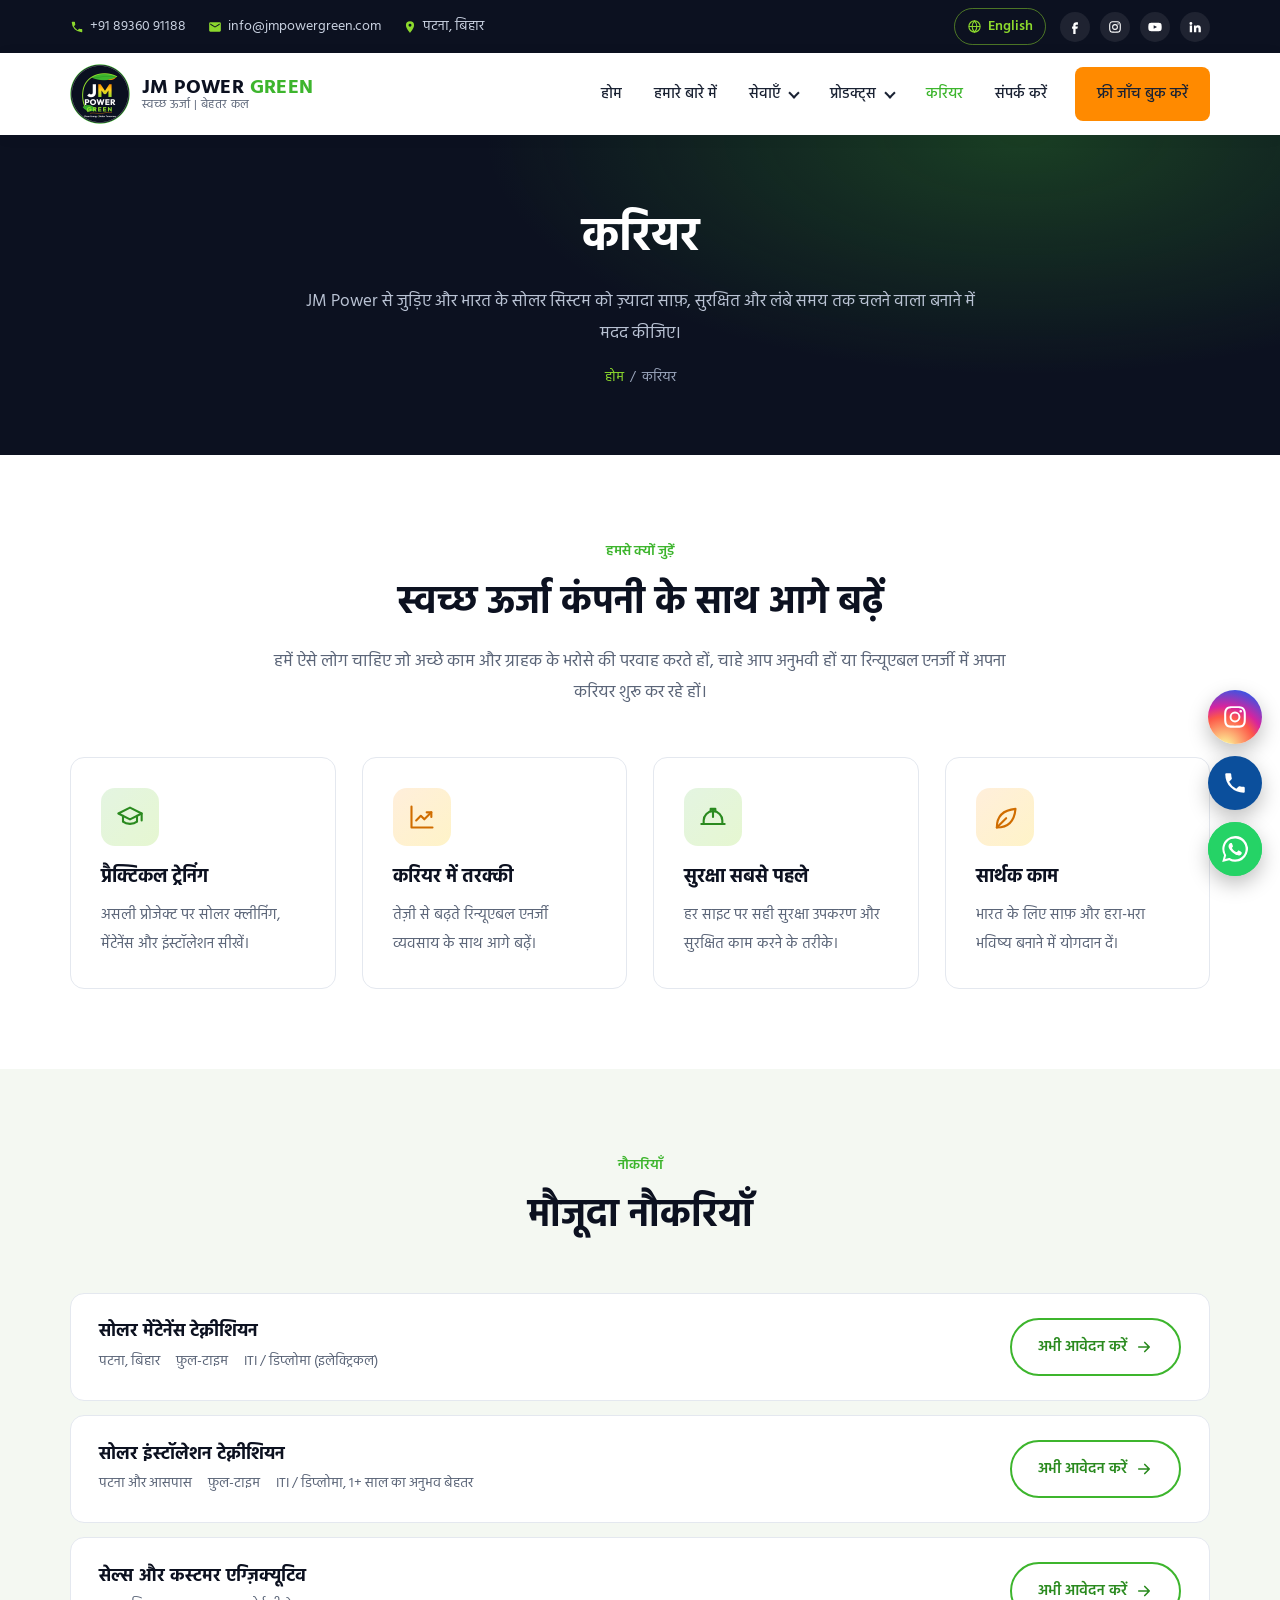
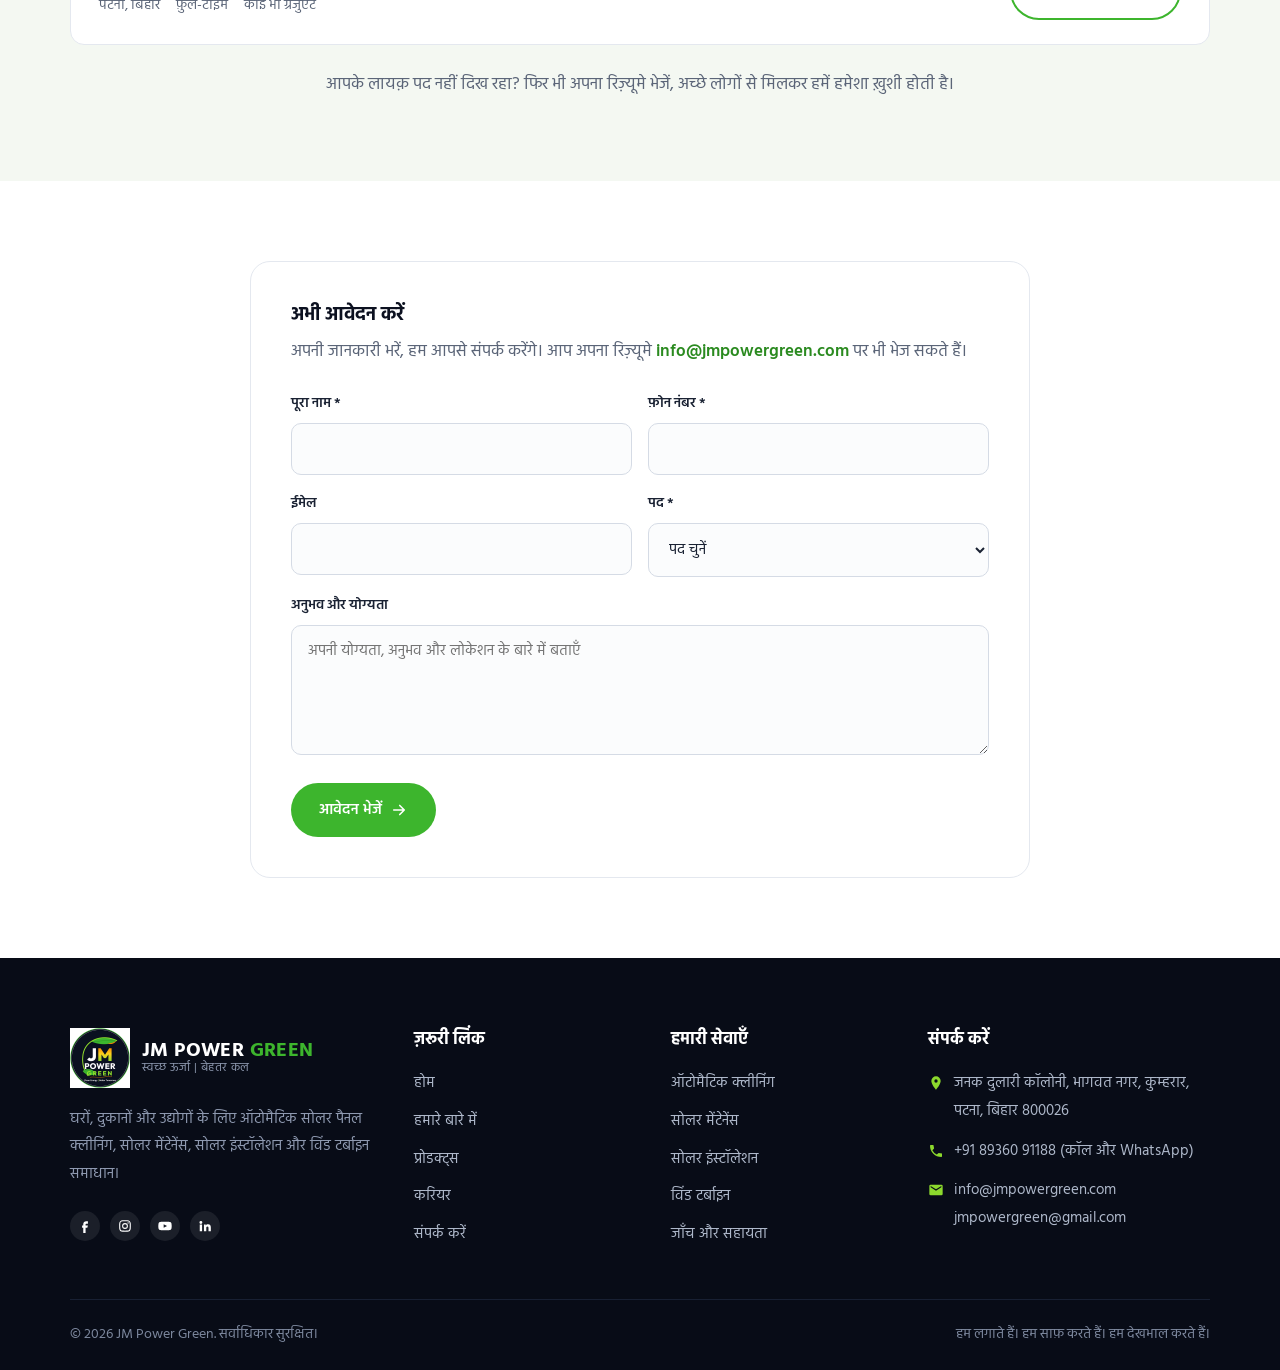
<file: hi/careers.html>
<!DOCTYPE html>
<html lang="hi">
<head>
<meta charset="utf-8">
<meta name="viewport" content="width=device-width, initial-scale=1">
<title>करियर | पटना में सोलर टेक्नीशियन और सेल्स की नौकरी | JM Power Green</title>
<meta name="description" content="JM Power Green, पटना से जुड़ें। सोलर मेंटेनेंस टेक्नीशियन, इंस्टॉलेशन टेक्नीशियन और सेल्स एग्ज़िक्यूटिव की नौकरियाँ।">
<link rel="canonical" href="https://www.jmpowergreen.com/hi/careers.html">
<link rel="alternate" hreflang="en" href="https://www.jmpowergreen.com/careers.html">
<link rel="alternate" hreflang="hi" href="https://www.jmpowergreen.com/hi/careers.html">
<link rel="alternate" hreflang="x-default" href="https://www.jmpowergreen.com/careers.html">
<meta property="og:title" content="करियर | पटना में सोलर टेक्नीशियन और सेल्स की नौकरी | JM Power Green">
<meta property="og:description" content="JM Power Green, पटना से जुड़ें। सोलर मेंटेनेंस टेक्नीशियन, इंस्टॉलेशन टेक्नीशियन और सेल्स एग्ज़िक्यूटिव की नौकरियाँ।">
<meta property="og:image" content="https://www.jmpowergreen.com/images/logo-512.png">
<meta name="theme-color" content="#0c1120">
<link rel="icon" type="image/png" href="../images/favicon.png">
<link rel="preconnect" href="https://fonts.googleapis.com">
<link rel="preconnect" href="https://fonts.gstatic.com" crossorigin>
<link href="https://fonts.googleapis.com/css2?family=Poppins:wght@400;500;600;700&family=Hind:wght@400;500;600;700&display=swap" rel="stylesheet">
<link rel="stylesheet" href="../css/style.css">
</head>
<body>
<div class="topbar"><div class="container">
 <div class="tb-left">
  <span><svg viewBox="0 0 24 24" aria-hidden="true"><path d="M6.6 10.8a15.1 15.1 0 006.6 6.6l2.2-2.2a1 1 0 011-.25 11.4 11.4 0 003.6.57 1 1 0 011 1V20a1 1 0 01-1 1A17 17 0 013 4a1 1 0 011-1h3.5a1 1 0 011 1c0 1.25.2 2.45.57 3.57a1 1 0 01-.25 1z"/></svg><a href="tel:+918936091188">+91 89360 91188</a></span>
  <span><svg viewBox="0 0 24 24" aria-hidden="true"><path d="M20 4H4a2 2 0 00-2 2v12a2 2 0 002 2h16a2 2 0 002-2V6a2 2 0 00-2-2zm0 4-8 5-8-5V6l8 5 8-5v2z"/></svg><a href="mailto:info@jmpowergreen.com">info@jmpowergreen.com</a></span>
  <span class="hide-sm"><svg viewBox="0 0 24 24" aria-hidden="true"><path d="M12 2a7 7 0 00-7 7c0 5.2 7 13 7 13s7-7.8 7-13a7 7 0 00-7-7zm0 9.5A2.5 2.5 0 1112 6.5a2.5 2.5 0 010 5z"/></svg>पटना, बिहार</span>
 </div>
 <div class="tb-right"><a class="lang-switch" href="../careers.html" hreflang="en" lang="en" title="View in English"><svg viewBox="0 0 24 24" aria-hidden="true"><circle cx="12" cy="12" r="9"/><path d="M3 12h18M12 3c2.5 2.7 3.8 5.7 3.8 9s-1.3 6.3-3.8 9c-2.5-2.7-3.8-5.7-3.8-9S9.5 5.7 12 3z"/></svg>English</a><div class="socials"><a href="#" target="_blank" rel="noopener" aria-label="Facebook"><svg viewBox="0 0 24 24" aria-hidden="true"><path d="M14 8h3V4h-3c-2.8 0-5 2.2-5 5v2H7v4h2v9h4v-9h3l1-4h-4V9c0-.6.4-1 1-1z"/></svg></a><a href="#" target="_blank" rel="noopener" aria-label="Instagram"><svg viewBox="0 0 24 24" aria-hidden="true"><path d="M12 7a5 5 0 100 10 5 5 0 000-10zm0 8.2a3.2 3.2 0 110-6.4 3.2 3.2 0 010 6.4zM17.3 5.5a1.2 1.2 0 100 2.4 1.2 1.2 0 000-2.4zM12 2c-2.7 0-3 0-4.1.1C4.4 2.3 2.3 4.4 2.1 7.9 2 9 2 9.3 2 12s0 3 .1 4.1c.2 3.5 2.3 5.6 5.8 5.8 1.1.1 1.4.1 4.1.1s3 0 4.1-.1c3.5-.2 5.6-2.3 5.8-5.8.1-1.1.1-1.4.1-4.1s0-3-.1-4.1c-.2-3.5-2.3-5.6-5.8-5.8C15 2 14.7 2 12 2zm0 1.8c2.7 0 3 0 4 .1 2.6.1 3.9 1.4 4 4 .1 1 .1 1.3.1 4s0 3-.1 4c-.1 2.6-1.4 3.9-4 4-1 .1-1.3.1-4 .1s-3 0-4-.1c-2.6-.1-3.9-1.4-4-4-.1-1-.1-1.3-.1-4s0-3 .1-4c.1-2.6 1.4-3.9 4-4 1-.1 1.3-.1 4-.1z"/></svg></a><a href="#" target="_blank" rel="noopener" aria-label="Youtube"><svg viewBox="0 0 24 24" aria-hidden="true"><path d="M23 7.2a3 3 0 00-2.1-2.1C19 4.6 12 4.6 12 4.6s-7 0-8.9.5A3 3 0 001 7.2 31 31 0 00.5 12 31 31 0 001 16.8a3 3 0 002.1 2.1c1.9.5 8.9.5 8.9.5s7 0 8.9-.5a3 3 0 002.1-2.1 31 31 0 00.5-4.8 31 31 0 00-.5-4.8zM9.7 15V9l5.8 3-5.8 3z"/></svg></a><a href="#" target="_blank" rel="noopener" aria-label="Linkedin"><svg viewBox="0 0 24 24" aria-hidden="true"><path d="M4.98 3.5a2.5 2.5 0 11-.02 5 2.5 2.5 0 01.02-5zM3 9.5h4V21H3V9.5zM9.5 9.5h3.8v1.6h.1c.5-1 1.8-2 3.8-2 4 0 4.8 2.6 4.8 6V21h-4v-5.2c0-1.2 0-2.9-1.8-2.9s-2 1.4-2 2.8V21h-4V9.5z"/></svg></a></div></div>
</div></div>
<header class="header"><div class="container">
 <a class="brand" href="index.html" aria-label="JM Power Green होम">
  <img src="../images/logo.png" alt="JM Power Green लोगो" width="60" height="60">
  <span class="bt"><strong>JM POWER <em>GREEN</em></strong><small>स्वच्छ ऊर्जा | बेहतर कल</small></span>
 </a>
 <nav class="nav" aria-label="Main">
  <a href="index.html">होम</a><a href="about.html">हमारे बारे में</a><div class="dd"><a href="services.html">सेवाएँ</a><div class="dd-menu"><a href="services.html#automatic-cleaning">ऑटोमैटिक सोलर पैनल क्लीनिंग</a><a href="services.html#maintenance">सोलर पैनल मेंटेनेंस</a><a href="services.html#installation">सोलर इंस्टॉलेशन</a><a href="services.html#wind">विंड टर्बाइन इंस्टॉलेशन</a><a href="services.html#inspection">जाँच और तकनीकी सहायता</a></div></div><div class="dd"><a href="products.html">प्रोडक्ट्स</a><div class="dd-menu"><a href="products.html">विंड टर्बाइन</a><a href="products.html#enquire">कीमत जानें</a></div></div><a href="careers.html" class="active">करियर</a><a href="contact.html">संपर्क करें</a>
  <a class="btn btn-orange" href="contact.html#form">फ्री जाँच बुक करें</a>
 </nav>
 <a class="lang-switch lang-mobile" href="../careers.html" hreflang="en" lang="en" title="View in English"><svg viewBox="0 0 24 24" aria-hidden="true"><circle cx="12" cy="12" r="9"/><path d="M3 12h18M12 3c2.5 2.7 3.8 5.7 3.8 9s-1.3 6.3-3.8 9c-2.5-2.7-3.8-5.7-3.8-9S9.5 5.7 12 3z"/></svg>English</a>
 <button class="menu-toggle" aria-label="मेनू खोलें" aria-expanded="false"><span></span><span></span><span></span></button>
</div></header>
<main>

<section class="page-banner"><div class="container">
<h1>करियर</h1><p>JM Power से जुड़िए और भारत के सोलर सिस्टम को ज़्यादा साफ़, सुरक्षित और लंबे समय तक चलने वाला बनाने में मदद कीजिए।</p>
<div class="crumbs"><a href="index.html">होम</a> &nbsp;/&nbsp; करियर</div>
</div></section>
<section class="section"><div class="container">
 <div class="section-head reveal"><span class="eyebrow">हमसे क्यों जुड़ें</span><h2>स्वच्छ ऊर्जा कंपनी के साथ आगे बढ़ें</h2>
 <p>हमें ऐसे लोग चाहिए जो अच्छे काम और ग्राहक के भरोसे की परवाह करते हों, चाहे आप अनुभवी हों या रिन्यूएबल एनर्जी में अपना करियर शुरू कर रहे हों।</p></div>
 <div class="grid g4 perks">
  <div class="card reveal"><div class="icon "><svg viewBox="0 0 24 24" aria-hidden="true"><path d="M2 9l10-5 10 5-10 5L2 9z"/><path d="M6 11v5c3 2.5 9 2.5 12 0v-5M22 9v6"/></svg></div><h3>प्रैक्टिकल ट्रेनिंग</h3><p>असली प्रोजेक्ट पर सोलर क्लीनिंग, मेंटेनेंस और इंस्टॉलेशन सीखें।</p></div>
  <div class="card reveal"><div class="icon orange"><svg viewBox="0 0 24 24" aria-hidden="true"><path d="M3 3v18h18"/><path d="M7 15l4-4 3 3 6-6"/><path d="M16 8h4v4"/></svg></div><h3>करियर में तरक्की</h3><p>तेज़ी से बढ़ते रिन्यूएबल एनर्जी व्यवसाय के साथ आगे बढ़ें।</p></div>
  <div class="card reveal"><div class="icon "><svg viewBox="0 0 24 24" aria-hidden="true"><path d="M2 18h20M4 18v-3a8 8 0 0116 0v3"/><path d="M10 7V5h4v2M12 7v5"/></svg></div><h3>सुरक्षा सबसे पहले</h3><p>हर साइट पर सही सुरक्षा उपकरण और सुरक्षित काम करने के तरीके।</p></div>
  <div class="card reveal"><div class="icon orange"><svg viewBox="0 0 24 24" aria-hidden="true"><path d="M5 21c0-9 5-15 16-16-1 11-7 16-16 16z"/><path d="M5 21l8-8"/></svg></div><h3>सार्थक काम</h3><p>भारत के लिए साफ़ और हरा-भरा भविष्य बनाने में योगदान दें।</p></div>
 </div>
</div></section>
<section class="section soft"><div class="container">
 <div class="section-head reveal"><span class="eyebrow">नौकरियाँ</span><h2>मौजूदा नौकरियाँ</h2></div>
 <div class="job reveal"><div><h3>सोलर मेंटेनेंस टेक्नीशियन</h3><div class="meta"><span>पटना, बिहार</span><span>फ़ुल-टाइम</span><span>ITI / डिप्लोमा (इलेक्ट्रिकल)</span></div></div><a class="btn btn-ghost" href="#apply">अभी आवेदन करें <svg viewBox="0 0 24 24" fill="none" stroke="currentColor" stroke-width="2.2" stroke-linecap="round" stroke-linejoin="round" aria-hidden="true"><path d="M5 12h14M13 6l6 6-6 6"/></svg></a></div><div class="job reveal"><div><h3>सोलर इंस्टॉलेशन टेक्नीशियन</h3><div class="meta"><span>पटना और आसपास</span><span>फ़ुल-टाइम</span><span>ITI / डिप्लोमा, 1+ साल का अनुभव बेहतर</span></div></div><a class="btn btn-ghost" href="#apply">अभी आवेदन करें <svg viewBox="0 0 24 24" fill="none" stroke="currentColor" stroke-width="2.2" stroke-linecap="round" stroke-linejoin="round" aria-hidden="true"><path d="M5 12h14M13 6l6 6-6 6"/></svg></a></div><div class="job reveal"><div><h3>सेल्स और कस्टमर एग्ज़िक्यूटिव</h3><div class="meta"><span>पटना, बिहार</span><span>फ़ुल-टाइम</span><span>कोई भी ग्रेजुएट</span></div></div><a class="btn btn-ghost" href="#apply">अभी आवेदन करें <svg viewBox="0 0 24 24" fill="none" stroke="currentColor" stroke-width="2.2" stroke-linecap="round" stroke-linejoin="round" aria-hidden="true"><path d="M5 12h14M13 6l6 6-6 6"/></svg></a></div>
 <p style="text-align:center;margin-top:24px">आपके लायक़ पद नहीं दिख रहा? फिर भी अपना रिज़्यूमे भेजें, अच्छे लोगों से मिलकर हमें हमेशा ख़ुशी होती है।</p>
</div></section>
<section class="section" id="apply"><div class="container" style="max-width:820px">
 <form class="form reveal" action="../send.php" method="post">
  <div class="form-msg" role="status"></div>
  <h3>अभी आवेदन करें</h3><p>अपनी जानकारी भरें, हम आपसे संपर्क करेंगे। आप अपना रिज़्यूमे <a href="mailto:info@jmpowergreen.com" style="color:var(--green-dark);font-weight:600">info@jmpowergreen.com</a> पर भी भेज सकते हैं।</p>
  <input type="hidden" name="form_type" value="Career Application">
  <input type="hidden" name="return" value="hi/careers.html">
  <input type="hidden" name="lang" value="Hindi">
  <input class="hp" type="text" name="website" tabindex="-1" autocomplete="off">
  <div class="frow"><div class="field"><label for="c-name">पूरा नाम *</label><input id="c-name" name="name" required></div>
  <div class="field"><label for="c-phone">फ़ोन नंबर *</label><input id="c-phone" name="phone" type="tel" required pattern="[0-9+ ]{10,15}"></div></div>
  <div class="frow"><div class="field"><label for="c-email">ईमेल</label><input id="c-email" name="email" type="email"></div>
  <div class="field"><label for="c-pos">पद *</label><select id="c-pos" name="service" required><option value="">पद चुनें</option><option value="Solar Maintenance Technician">सोलर मेंटेनेंस टेक्नीशियन</option><option value="Solar Installation Technician">सोलर इंस्टॉलेशन टेक्नीशियन</option><option value="Sales and Customer Executive">सेल्स और कस्टमर एग्ज़िक्यूटिव</option><option value="Other">अन्य</option></select></div></div>
  <div class="field"><label for="c-msg">अनुभव और योग्यता</label><textarea id="c-msg" name="message" placeholder="अपनी योग्यता, अनुभव और लोकेशन के बारे में बताएँ"></textarea></div>
  <button class="btn btn-primary" type="submit">आवेदन भेजें <svg viewBox="0 0 24 24" fill="none" stroke="currentColor" stroke-width="2.2" stroke-linecap="round" stroke-linejoin="round" aria-hidden="true"><path d="M5 12h14M13 6l6 6-6 6"/></svg></button>
 </form>
</div></section>

</main>
<footer class="footer"><div class="container">
 <div class="cols">
  <div>
   <a class="brand" href="index.html"><img src="../images/logo.png" alt="JM Power Green लोगो" width="60" height="60"><span class="bt"><strong>JM POWER <em>GREEN</em></strong><small>स्वच्छ ऊर्जा | बेहतर कल</small></span></a>
   <p class="about-f">घरों, दुकानों और उद्योगों के लिए ऑटोमैटिक सोलर पैनल क्लीनिंग, सोलर मेंटेनेंस, सोलर इंस्टॉलेशन और विंड टर्बाइन समाधान।</p>
   <div class="socials"><a href="#" target="_blank" rel="noopener" aria-label="Facebook"><svg viewBox="0 0 24 24" aria-hidden="true"><path d="M14 8h3V4h-3c-2.8 0-5 2.2-5 5v2H7v4h2v9h4v-9h3l1-4h-4V9c0-.6.4-1 1-1z"/></svg></a><a href="#" target="_blank" rel="noopener" aria-label="Instagram"><svg viewBox="0 0 24 24" aria-hidden="true"><path d="M12 7a5 5 0 100 10 5 5 0 000-10zm0 8.2a3.2 3.2 0 110-6.4 3.2 3.2 0 010 6.4zM17.3 5.5a1.2 1.2 0 100 2.4 1.2 1.2 0 000-2.4zM12 2c-2.7 0-3 0-4.1.1C4.4 2.3 2.3 4.4 2.1 7.9 2 9 2 9.3 2 12s0 3 .1 4.1c.2 3.5 2.3 5.6 5.8 5.8 1.1.1 1.4.1 4.1.1s3 0 4.1-.1c3.5-.2 5.6-2.3 5.8-5.8.1-1.1.1-1.4.1-4.1s0-3-.1-4.1c-.2-3.5-2.3-5.6-5.8-5.8C15 2 14.7 2 12 2zm0 1.8c2.7 0 3 0 4 .1 2.6.1 3.9 1.4 4 4 .1 1 .1 1.3.1 4s0 3-.1 4c-.1 2.6-1.4 3.9-4 4-1 .1-1.3.1-4 .1s-3 0-4-.1c-2.6-.1-3.9-1.4-4-4-.1-1-.1-1.3-.1-4s0-3 .1-4c.1-2.6 1.4-3.9 4-4 1-.1 1.3-.1 4-.1z"/></svg></a><a href="#" target="_blank" rel="noopener" aria-label="Youtube"><svg viewBox="0 0 24 24" aria-hidden="true"><path d="M23 7.2a3 3 0 00-2.1-2.1C19 4.6 12 4.6 12 4.6s-7 0-8.9.5A3 3 0 001 7.2 31 31 0 00.5 12 31 31 0 001 16.8a3 3 0 002.1 2.1c1.9.5 8.9.5 8.9.5s7 0 8.9-.5a3 3 0 002.1-2.1 31 31 0 00.5-4.8 31 31 0 00-.5-4.8zM9.7 15V9l5.8 3-5.8 3z"/></svg></a><a href="#" target="_blank" rel="noopener" aria-label="Linkedin"><svg viewBox="0 0 24 24" aria-hidden="true"><path d="M4.98 3.5a2.5 2.5 0 11-.02 5 2.5 2.5 0 01.02-5zM3 9.5h4V21H3V9.5zM9.5 9.5h3.8v1.6h.1c.5-1 1.8-2 3.8-2 4 0 4.8 2.6 4.8 6V21h-4v-5.2c0-1.2 0-2.9-1.8-2.9s-2 1.4-2 2.8V21h-4V9.5z"/></svg></a></div>
  </div>
  <div><h4>ज़रूरी लिंक</h4><ul><li><a href="index.html">होम</a></li><li><a href="about.html">हमारे बारे में</a></li><li><a href="products.html">प्रोडक्ट्स</a></li><li><a href="careers.html">करियर</a></li><li><a href="contact.html">संपर्क करें</a></li></ul></div>
  <div><h4>हमारी सेवाएँ</h4><ul><li><a href="services.html#automatic-cleaning">ऑटोमैटिक क्लीनिंग</a></li><li><a href="services.html#maintenance">सोलर मेंटेनेंस</a></li><li><a href="services.html#installation">सोलर इंस्टॉलेशन</a></li><li><a href="services.html#wind">विंड टर्बाइन</a></li><li><a href="services.html#inspection">जाँच और सहायता</a></li></ul></div>
  <div><h4>संपर्क करें</h4>
   <div class="fc"><svg viewBox="0 0 24 24" aria-hidden="true"><path d="M12 2a7 7 0 00-7 7c0 5.2 7 13 7 13s7-7.8 7-13a7 7 0 00-7-7zm0 9.5A2.5 2.5 0 1112 6.5a2.5 2.5 0 010 5z"/></svg><span>जनक दुलारी कॉलोनी, भागवत नगर, कुम्हरार, पटना, बिहार 800026</span></div>
   <div class="fc"><svg viewBox="0 0 24 24" aria-hidden="true"><path d="M6.6 10.8a15.1 15.1 0 006.6 6.6l2.2-2.2a1 1 0 011-.25 11.4 11.4 0 003.6.57 1 1 0 011 1V20a1 1 0 01-1 1A17 17 0 013 4a1 1 0 011-1h3.5a1 1 0 011 1c0 1.25.2 2.45.57 3.57a1 1 0 01-.25 1z"/></svg><a href="tel:+918936091188">+91 89360 91188 (कॉल और WhatsApp)</a></div>
   <div class="fc"><svg viewBox="0 0 24 24" aria-hidden="true"><path d="M20 4H4a2 2 0 00-2 2v12a2 2 0 002 2h16a2 2 0 002-2V6a2 2 0 00-2-2zm0 4-8 5-8-5V6l8 5 8-5v2z"/></svg><span><a href="mailto:info@jmpowergreen.com">info@jmpowergreen.com</a><br><a href="mailto:jmpowergreen@gmail.com">jmpowergreen@gmail.com</a></span></div>
  </div>
 </div>
 <div class="bottom"><span>&copy; <span data-year>2026</span> JM Power Green. सर्वाधिकार सुरक्षित।</span><span>हम लगाते हैं। हम साफ़ करते हैं। हम देखभाल करते हैं।</span></div>
</div></footer>
<div class="float">
 <a class="f-ig" href="#" target="_blank" rel="noopener" aria-label="Instagram"><span class="tip">Instagram पर फ़ॉलो करें</span><svg viewBox="0 0 24 24" aria-hidden="true"><path d="M12 7a5 5 0 100 10 5 5 0 000-10zm0 8.2a3.2 3.2 0 110-6.4 3.2 3.2 0 010 6.4zM17.3 5.5a1.2 1.2 0 100 2.4 1.2 1.2 0 000-2.4zM12 2c-2.7 0-3 0-4.1.1C4.4 2.3 2.3 4.4 2.1 7.9 2 9 2 9.3 2 12s0 3 .1 4.1c.2 3.5 2.3 5.6 5.8 5.8 1.1.1 1.4.1 4.1.1s3 0 4.1-.1c3.5-.2 5.6-2.3 5.8-5.8.1-1.1.1-1.4.1-4.1s0-3-.1-4.1c-.2-3.5-2.3-5.6-5.8-5.8C15 2 14.7 2 12 2zm0 1.8c2.7 0 3 0 4 .1 2.6.1 3.9 1.4 4 4 .1 1 .1 1.3.1 4s0 3-.1 4c-.1 2.6-1.4 3.9-4 4-1 .1-1.3.1-4 .1s-3 0-4-.1c-2.6-.1-3.9-1.4-4-4-.1-1-.1-1.3-.1-4s0-3 .1-4c.1-2.6 1.4-3.9 4-4 1-.1 1.3-.1 4-.1z"/></svg></a>
 <a class="f-call" href="tel:+918936091188" aria-label="कॉल करें"><span class="tip">कॉल करें +91 89360 91188</span><svg viewBox="0 0 24 24" aria-hidden="true"><path d="M6.6 10.8a15.1 15.1 0 006.6 6.6l2.2-2.2a1 1 0 011-.25 11.4 11.4 0 003.6.57 1 1 0 011 1V20a1 1 0 01-1 1A17 17 0 013 4a1 1 0 011-1h3.5a1 1 0 011 1c0 1.25.2 2.45.57 3.57a1 1 0 01-.25 1z"/></svg></a>
 <a class="f-wa" href="https://wa.me/918936091188?text=%E0%A4%A8%E0%A4%AE%E0%A4%B8%E0%A5%8D%E0%A4%A4%E0%A5%87%20JM%20Power%2C%20%E0%A4%AE%E0%A5%81%E0%A4%9D%E0%A5%87%20%E0%A4%86%E0%A4%AA%E0%A4%95%E0%A5%80%20%E0%A4%B8%E0%A5%8B%E0%A4%B2%E0%A4%B0%20%E0%A4%B8%E0%A5%87%E0%A4%B5%E0%A4%BE%E0%A4%93%E0%A4%82%20%E0%A4%95%E0%A5%87%20%E0%A4%AC%E0%A4%BE%E0%A4%B0%E0%A5%87%20%E0%A4%AE%E0%A5%87%E0%A4%82%20%E0%A4%9C%E0%A4%BE%E0%A4%A8%E0%A4%95%E0%A4%BE%E0%A4%B0%E0%A5%80%20%E0%A4%9A%E0%A4%BE%E0%A4%B9%E0%A4%BF%E0%A4%8F%E0%A5%A4" target="_blank" rel="noopener" aria-label="WhatsApp"><span class="tip">WhatsApp पर बात करें</span><svg viewBox="0 0 24 24" aria-hidden="true"><path d="M17.5 14.4c-.3-.1-1.8-.9-2-1-.3-.1-.5-.1-.7.1l-.9 1.2c-.2.2-.3.2-.6.1a8 8 0 01-2.4-1.5 9 9 0 01-1.6-2c-.2-.3 0-.5.1-.6l.4-.5.3-.5v-.5l-.9-2.2c-.2-.6-.5-.5-.7-.5h-.6a1.1 1.1 0 00-.8.4 3.4 3.4 0 00-1.1 2.5 5.9 5.9 0 001.2 3.1 13.4 13.4 0 005.2 4.6c1.9.8 2.7.9 3.6.8a3.1 3.1 0 002-1.4 2.5 2.5 0 00.2-1.4c-.1-.1-.3-.2-.6-.3zM12 21.8a9.8 9.8 0 01-5-1.4l-.4-.2-3.7 1 1-3.6-.2-.4A9.8 9.8 0 1112 21.8zM20.5 3.5A11.8 11.8 0 001.9 17.7L.2 24l6.4-1.7a11.8 11.8 0 005.6 1.4A11.9 11.9 0 0020.5 3.5z"/></svg></a>
</div>
<button class="to-top" aria-label="ऊपर जाएँ"><svg viewBox="0 0 24 24"><path d="M6 15l6-6 6 6"/></svg></button>
<script src="../js/main.js"></script>
</body>
</html>
</file>
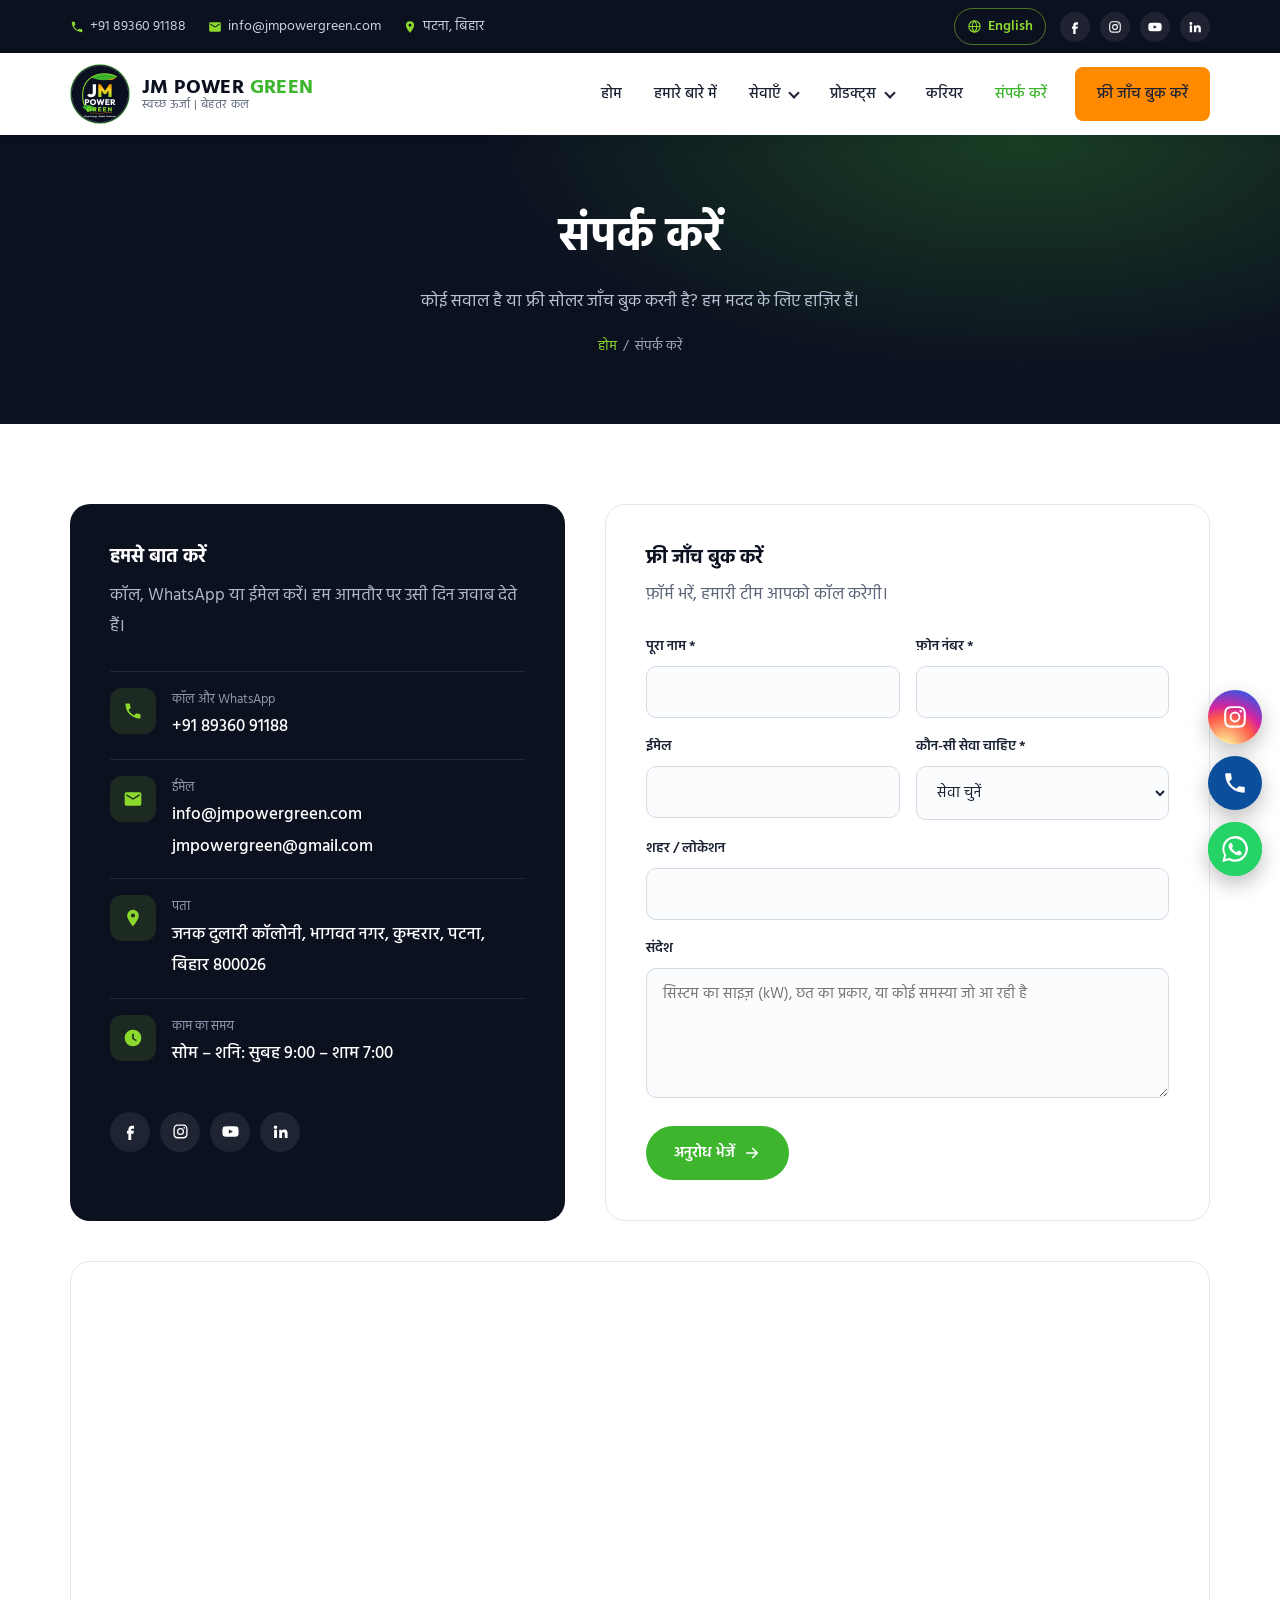
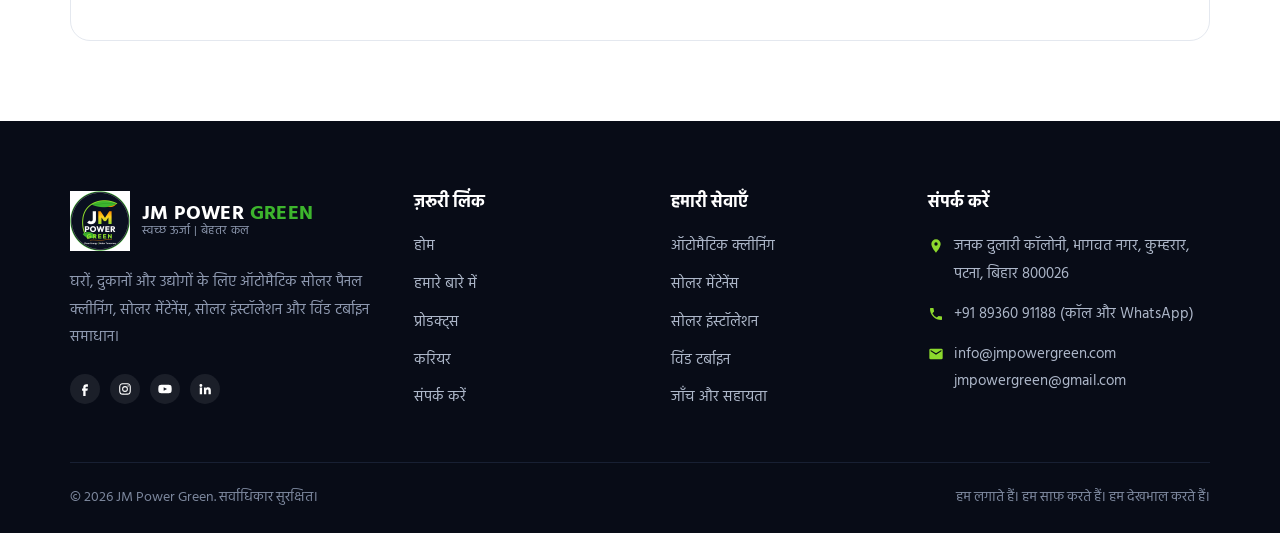
<file: hi/contact.html>
<!DOCTYPE html>
<html lang="hi">
<head>
<meta charset="utf-8">
<meta name="viewport" content="width=device-width, initial-scale=1">
<title>संपर्क करें | पटना में फ्री सोलर जाँच बुक करें | JM Power Green</title>
<meta name="description" content="JM Power Green, पटना से संपर्क करें। फ्री सोलर जाँच बुक करने के लिए +91 89360 91188 पर कॉल या WhatsApp करें या info@jmpowergreen.com पर ईमेल करें।">
<link rel="canonical" href="https://www.jmpowergreen.com/hi/contact.html">
<link rel="alternate" hreflang="en" href="https://www.jmpowergreen.com/contact.html">
<link rel="alternate" hreflang="hi" href="https://www.jmpowergreen.com/hi/contact.html">
<link rel="alternate" hreflang="x-default" href="https://www.jmpowergreen.com/contact.html">
<meta property="og:title" content="संपर्क करें | पटना में फ्री सोलर जाँच बुक करें | JM Power Green">
<meta property="og:description" content="JM Power Green, पटना से संपर्क करें। फ्री सोलर जाँच बुक करने के लिए +91 89360 91188 पर कॉल या WhatsApp करें या info@jmpowergreen.com पर ईमेल करें।">
<meta property="og:image" content="https://www.jmpowergreen.com/images/logo-512.png">
<meta name="theme-color" content="#0c1120">
<link rel="icon" type="image/png" href="../images/favicon.png">
<link rel="preconnect" href="https://fonts.googleapis.com">
<link rel="preconnect" href="https://fonts.gstatic.com" crossorigin>
<link href="https://fonts.googleapis.com/css2?family=Poppins:wght@400;500;600;700&family=Hind:wght@400;500;600;700&display=swap" rel="stylesheet">
<link rel="stylesheet" href="../css/style.css">
</head>
<body>
<div class="topbar"><div class="container">
 <div class="tb-left">
  <span><svg viewBox="0 0 24 24" aria-hidden="true"><path d="M6.6 10.8a15.1 15.1 0 006.6 6.6l2.2-2.2a1 1 0 011-.25 11.4 11.4 0 003.6.57 1 1 0 011 1V20a1 1 0 01-1 1A17 17 0 013 4a1 1 0 011-1h3.5a1 1 0 011 1c0 1.25.2 2.45.57 3.57a1 1 0 01-.25 1z"/></svg><a href="tel:+918936091188">+91 89360 91188</a></span>
  <span><svg viewBox="0 0 24 24" aria-hidden="true"><path d="M20 4H4a2 2 0 00-2 2v12a2 2 0 002 2h16a2 2 0 002-2V6a2 2 0 00-2-2zm0 4-8 5-8-5V6l8 5 8-5v2z"/></svg><a href="mailto:info@jmpowergreen.com">info@jmpowergreen.com</a></span>
  <span class="hide-sm"><svg viewBox="0 0 24 24" aria-hidden="true"><path d="M12 2a7 7 0 00-7 7c0 5.2 7 13 7 13s7-7.8 7-13a7 7 0 00-7-7zm0 9.5A2.5 2.5 0 1112 6.5a2.5 2.5 0 010 5z"/></svg>पटना, बिहार</span>
 </div>
 <div class="tb-right"><a class="lang-switch" href="../contact.html" hreflang="en" lang="en" title="View in English"><svg viewBox="0 0 24 24" aria-hidden="true"><circle cx="12" cy="12" r="9"/><path d="M3 12h18M12 3c2.5 2.7 3.8 5.7 3.8 9s-1.3 6.3-3.8 9c-2.5-2.7-3.8-5.7-3.8-9S9.5 5.7 12 3z"/></svg>English</a><div class="socials"><a href="#" target="_blank" rel="noopener" aria-label="Facebook"><svg viewBox="0 0 24 24" aria-hidden="true"><path d="M14 8h3V4h-3c-2.8 0-5 2.2-5 5v2H7v4h2v9h4v-9h3l1-4h-4V9c0-.6.4-1 1-1z"/></svg></a><a href="#" target="_blank" rel="noopener" aria-label="Instagram"><svg viewBox="0 0 24 24" aria-hidden="true"><path d="M12 7a5 5 0 100 10 5 5 0 000-10zm0 8.2a3.2 3.2 0 110-6.4 3.2 3.2 0 010 6.4zM17.3 5.5a1.2 1.2 0 100 2.4 1.2 1.2 0 000-2.4zM12 2c-2.7 0-3 0-4.1.1C4.4 2.3 2.3 4.4 2.1 7.9 2 9 2 9.3 2 12s0 3 .1 4.1c.2 3.5 2.3 5.6 5.8 5.8 1.1.1 1.4.1 4.1.1s3 0 4.1-.1c3.5-.2 5.6-2.3 5.8-5.8.1-1.1.1-1.4.1-4.1s0-3-.1-4.1c-.2-3.5-2.3-5.6-5.8-5.8C15 2 14.7 2 12 2zm0 1.8c2.7 0 3 0 4 .1 2.6.1 3.9 1.4 4 4 .1 1 .1 1.3.1 4s0 3-.1 4c-.1 2.6-1.4 3.9-4 4-1 .1-1.3.1-4 .1s-3 0-4-.1c-2.6-.1-3.9-1.4-4-4-.1-1-.1-1.3-.1-4s0-3 .1-4c.1-2.6 1.4-3.9 4-4 1-.1 1.3-.1 4-.1z"/></svg></a><a href="#" target="_blank" rel="noopener" aria-label="Youtube"><svg viewBox="0 0 24 24" aria-hidden="true"><path d="M23 7.2a3 3 0 00-2.1-2.1C19 4.6 12 4.6 12 4.6s-7 0-8.9.5A3 3 0 001 7.2 31 31 0 00.5 12 31 31 0 001 16.8a3 3 0 002.1 2.1c1.9.5 8.9.5 8.9.5s7 0 8.9-.5a3 3 0 002.1-2.1 31 31 0 00.5-4.8 31 31 0 00-.5-4.8zM9.7 15V9l5.8 3-5.8 3z"/></svg></a><a href="#" target="_blank" rel="noopener" aria-label="Linkedin"><svg viewBox="0 0 24 24" aria-hidden="true"><path d="M4.98 3.5a2.5 2.5 0 11-.02 5 2.5 2.5 0 01.02-5zM3 9.5h4V21H3V9.5zM9.5 9.5h3.8v1.6h.1c.5-1 1.8-2 3.8-2 4 0 4.8 2.6 4.8 6V21h-4v-5.2c0-1.2 0-2.9-1.8-2.9s-2 1.4-2 2.8V21h-4V9.5z"/></svg></a></div></div>
</div></div>
<header class="header"><div class="container">
 <a class="brand" href="index.html" aria-label="JM Power Green होम">
  <img src="../images/logo.png" alt="JM Power Green लोगो" width="60" height="60">
  <span class="bt"><strong>JM POWER <em>GREEN</em></strong><small>स्वच्छ ऊर्जा | बेहतर कल</small></span>
 </a>
 <nav class="nav" aria-label="Main">
  <a href="index.html">होम</a><a href="about.html">हमारे बारे में</a><div class="dd"><a href="services.html">सेवाएँ</a><div class="dd-menu"><a href="services.html#automatic-cleaning">ऑटोमैटिक सोलर पैनल क्लीनिंग</a><a href="services.html#maintenance">सोलर पैनल मेंटेनेंस</a><a href="services.html#installation">सोलर इंस्टॉलेशन</a><a href="services.html#wind">विंड टर्बाइन इंस्टॉलेशन</a><a href="services.html#inspection">जाँच और तकनीकी सहायता</a></div></div><div class="dd"><a href="products.html">प्रोडक्ट्स</a><div class="dd-menu"><a href="products.html">विंड टर्बाइन</a><a href="products.html#enquire">कीमत जानें</a></div></div><a href="careers.html">करियर</a><a href="contact.html" class="active">संपर्क करें</a>
  <a class="btn btn-orange" href="contact.html#form">फ्री जाँच बुक करें</a>
 </nav>
 <a class="lang-switch lang-mobile" href="../contact.html" hreflang="en" lang="en" title="View in English"><svg viewBox="0 0 24 24" aria-hidden="true"><circle cx="12" cy="12" r="9"/><path d="M3 12h18M12 3c2.5 2.7 3.8 5.7 3.8 9s-1.3 6.3-3.8 9c-2.5-2.7-3.8-5.7-3.8-9S9.5 5.7 12 3z"/></svg>English</a>
 <button class="menu-toggle" aria-label="मेनू खोलें" aria-expanded="false"><span></span><span></span><span></span></button>
</div></header>
<main>

<section class="page-banner"><div class="container">
<h1>संपर्क करें</h1><p>कोई सवाल है या फ्री सोलर जाँच बुक करनी है? हम मदद के लिए हाज़िर हैं।</p>
<div class="crumbs"><a href="index.html">होम</a> &nbsp;/&nbsp; संपर्क करें</div>
</div></section>
<section class="section"><div class="container">
 <div class="contact-grid">
  <div class="info-card reveal">
   <h3>हमसे बात करें</h3><p>कॉल, WhatsApp या ईमेल करें। हम आमतौर पर उसी दिन जवाब देते हैं।</p>
   <div class="info-item"><div class="ii"><svg viewBox="0 0 24 24" aria-hidden="true"><path d="M6.6 10.8a15.1 15.1 0 006.6 6.6l2.2-2.2a1 1 0 011-.25 11.4 11.4 0 003.6.57 1 1 0 011 1V20a1 1 0 01-1 1A17 17 0 013 4a1 1 0 011-1h3.5a1 1 0 011 1c0 1.25.2 2.45.57 3.57a1 1 0 01-.25 1z"/></svg></div><div><small>कॉल और WhatsApp</small><a href="tel:+918936091188">+91 89360 91188</a></div></div>
   <div class="info-item"><div class="ii"><svg viewBox="0 0 24 24" aria-hidden="true"><path d="M20 4H4a2 2 0 00-2 2v12a2 2 0 002 2h16a2 2 0 002-2V6a2 2 0 00-2-2zm0 4-8 5-8-5V6l8 5 8-5v2z"/></svg></div><div><small>ईमेल</small><a href="mailto:info@jmpowergreen.com">info@jmpowergreen.com</a><br><a href="mailto:jmpowergreen@gmail.com">jmpowergreen@gmail.com</a></div></div>
   <div class="info-item"><div class="ii"><svg viewBox="0 0 24 24" aria-hidden="true"><path d="M12 2a7 7 0 00-7 7c0 5.2 7 13 7 13s7-7.8 7-13a7 7 0 00-7-7zm0 9.5A2.5 2.5 0 1112 6.5a2.5 2.5 0 010 5z"/></svg></div><div><small>पता</small><span>जनक दुलारी कॉलोनी, भागवत नगर, कुम्हरार, पटना, बिहार 800026</span></div></div>
   <div class="info-item"><div class="ii"><svg viewBox="0 0 24 24" aria-hidden="true"><path d="M12 2a10 10 0 100 20 10 10 0 000-20zm1 10.4 3.5 2.1-.8 1.3L11 13V7h2v5.4z"/></svg></div><div><small>काम का समय</small><span>सोम – शनि: सुबह 9:00 – शाम 7:00</span></div></div>
   <div class="socials"><a href="#" target="_blank" rel="noopener" aria-label="Facebook"><svg viewBox="0 0 24 24" aria-hidden="true"><path d="M14 8h3V4h-3c-2.8 0-5 2.2-5 5v2H7v4h2v9h4v-9h3l1-4h-4V9c0-.6.4-1 1-1z"/></svg></a><a href="#" target="_blank" rel="noopener" aria-label="Instagram"><svg viewBox="0 0 24 24" aria-hidden="true"><path d="M12 7a5 5 0 100 10 5 5 0 000-10zm0 8.2a3.2 3.2 0 110-6.4 3.2 3.2 0 010 6.4zM17.3 5.5a1.2 1.2 0 100 2.4 1.2 1.2 0 000-2.4zM12 2c-2.7 0-3 0-4.1.1C4.4 2.3 2.3 4.4 2.1 7.9 2 9 2 9.3 2 12s0 3 .1 4.1c.2 3.5 2.3 5.6 5.8 5.8 1.1.1 1.4.1 4.1.1s3 0 4.1-.1c3.5-.2 5.6-2.3 5.8-5.8.1-1.1.1-1.4.1-4.1s0-3-.1-4.1c-.2-3.5-2.3-5.6-5.8-5.8C15 2 14.7 2 12 2zm0 1.8c2.7 0 3 0 4 .1 2.6.1 3.9 1.4 4 4 .1 1 .1 1.3.1 4s0 3-.1 4c-.1 2.6-1.4 3.9-4 4-1 .1-1.3.1-4 .1s-3 0-4-.1c-2.6-.1-3.9-1.4-4-4-.1-1-.1-1.3-.1-4s0-3 .1-4c.1-2.6 1.4-3.9 4-4 1-.1 1.3-.1 4-.1z"/></svg></a><a href="#" target="_blank" rel="noopener" aria-label="Youtube"><svg viewBox="0 0 24 24" aria-hidden="true"><path d="M23 7.2a3 3 0 00-2.1-2.1C19 4.6 12 4.6 12 4.6s-7 0-8.9.5A3 3 0 001 7.2 31 31 0 00.5 12 31 31 0 001 16.8a3 3 0 002.1 2.1c1.9.5 8.9.5 8.9.5s7 0 8.9-.5a3 3 0 002.1-2.1 31 31 0 00.5-4.8 31 31 0 00-.5-4.8zM9.7 15V9l5.8 3-5.8 3z"/></svg></a><a href="#" target="_blank" rel="noopener" aria-label="Linkedin"><svg viewBox="0 0 24 24" aria-hidden="true"><path d="M4.98 3.5a2.5 2.5 0 11-.02 5 2.5 2.5 0 01.02-5zM3 9.5h4V21H3V9.5zM9.5 9.5h3.8v1.6h.1c.5-1 1.8-2 3.8-2 4 0 4.8 2.6 4.8 6V21h-4v-5.2c0-1.2 0-2.9-1.8-2.9s-2 1.4-2 2.8V21h-4V9.5z"/></svg></a></div>
  </div>
  <form class="form reveal" id="form" action="../send.php" method="post">
   <div class="form-msg" role="status"></div>
   <h3>फ्री जाँच बुक करें</h3><p>फ़ॉर्म भरें, हमारी टीम आपको कॉल करेगी।</p>
   <input type="hidden" name="form_type" value="Contact / Inspection Request">
   <input type="hidden" name="return" value="hi/contact.html">
   <input type="hidden" name="lang" value="Hindi">
   <input class="hp" type="text" name="website" tabindex="-1" autocomplete="off">
   <div class="frow"><div class="field"><label for="f-name">पूरा नाम *</label><input id="f-name" name="name" required></div>
   <div class="field"><label for="f-phone">फ़ोन नंबर *</label><input id="f-phone" name="phone" type="tel" required pattern="[0-9+ ]{10,15}"></div></div>
   <div class="frow"><div class="field"><label for="f-email">ईमेल</label><input id="f-email" name="email" type="email"></div>
   <div class="field"><label for="f-svc">कौन-सी सेवा चाहिए *</label><select id="f-svc" name="service" required><option value="">सेवा चुनें</option>
    <option value="Automatic Solar Panel Cleaning">ऑटोमैटिक सोलर पैनल क्लीनिंग</option><option value="Solar Panel Maintenance">सोलर पैनल मेंटेनेंस</option><option value="Solar Installation">सोलर इंस्टॉलेशन</option><option value="Wind Turbine Installation">विंड टर्बाइन इंस्टॉलेशन</option><option value="Inspection and Technical Support">जाँच और तकनीकी सहायता</option><option value="Other">अन्य</option></select></div></div>
   <div class="field"><label for="f-city">शहर / लोकेशन</label><input id="f-city" name="city"></div>
   <div class="field"><label for="f-msg">संदेश</label><textarea id="f-msg" name="message" placeholder="सिस्टम का साइज़ (kW), छत का प्रकार, या कोई समस्या जो आ रही है"></textarea></div>
   <button class="btn btn-primary" type="submit">अनुरोध भेजें <svg viewBox="0 0 24 24" fill="none" stroke="currentColor" stroke-width="2.2" stroke-linecap="round" stroke-linejoin="round" aria-hidden="true"><path d="M5 12h14M13 6l6 6-6 6"/></svg></button>
  </form>
 </div>
 <div class="map reveal"><iframe title="JM Power का नक्शा" loading="lazy" referrerpolicy="no-referrer-when-downgrade" src="https://maps.google.com/maps?q=Bhagwat%20Nagar%2C%20Kumhrar%2C%20Patna%2C%20Bihar%20800026&z=15&hl=hi&output=embed"></iframe></div>
</div></section>

</main>
<footer class="footer"><div class="container">
 <div class="cols">
  <div>
   <a class="brand" href="index.html"><img src="../images/logo.png" alt="JM Power Green लोगो" width="60" height="60"><span class="bt"><strong>JM POWER <em>GREEN</em></strong><small>स्वच्छ ऊर्जा | बेहतर कल</small></span></a>
   <p class="about-f">घरों, दुकानों और उद्योगों के लिए ऑटोमैटिक सोलर पैनल क्लीनिंग, सोलर मेंटेनेंस, सोलर इंस्टॉलेशन और विंड टर्बाइन समाधान।</p>
   <div class="socials"><a href="#" target="_blank" rel="noopener" aria-label="Facebook"><svg viewBox="0 0 24 24" aria-hidden="true"><path d="M14 8h3V4h-3c-2.8 0-5 2.2-5 5v2H7v4h2v9h4v-9h3l1-4h-4V9c0-.6.4-1 1-1z"/></svg></a><a href="#" target="_blank" rel="noopener" aria-label="Instagram"><svg viewBox="0 0 24 24" aria-hidden="true"><path d="M12 7a5 5 0 100 10 5 5 0 000-10zm0 8.2a3.2 3.2 0 110-6.4 3.2 3.2 0 010 6.4zM17.3 5.5a1.2 1.2 0 100 2.4 1.2 1.2 0 000-2.4zM12 2c-2.7 0-3 0-4.1.1C4.4 2.3 2.3 4.4 2.1 7.9 2 9 2 9.3 2 12s0 3 .1 4.1c.2 3.5 2.3 5.6 5.8 5.8 1.1.1 1.4.1 4.1.1s3 0 4.1-.1c3.5-.2 5.6-2.3 5.8-5.8.1-1.1.1-1.4.1-4.1s0-3-.1-4.1c-.2-3.5-2.3-5.6-5.8-5.8C15 2 14.7 2 12 2zm0 1.8c2.7 0 3 0 4 .1 2.6.1 3.9 1.4 4 4 .1 1 .1 1.3.1 4s0 3-.1 4c-.1 2.6-1.4 3.9-4 4-1 .1-1.3.1-4 .1s-3 0-4-.1c-2.6-.1-3.9-1.4-4-4-.1-1-.1-1.3-.1-4s0-3 .1-4c.1-2.6 1.4-3.9 4-4 1-.1 1.3-.1 4-.1z"/></svg></a><a href="#" target="_blank" rel="noopener" aria-label="Youtube"><svg viewBox="0 0 24 24" aria-hidden="true"><path d="M23 7.2a3 3 0 00-2.1-2.1C19 4.6 12 4.6 12 4.6s-7 0-8.9.5A3 3 0 001 7.2 31 31 0 00.5 12 31 31 0 001 16.8a3 3 0 002.1 2.1c1.9.5 8.9.5 8.9.5s7 0 8.9-.5a3 3 0 002.1-2.1 31 31 0 00.5-4.8 31 31 0 00-.5-4.8zM9.7 15V9l5.8 3-5.8 3z"/></svg></a><a href="#" target="_blank" rel="noopener" aria-label="Linkedin"><svg viewBox="0 0 24 24" aria-hidden="true"><path d="M4.98 3.5a2.5 2.5 0 11-.02 5 2.5 2.5 0 01.02-5zM3 9.5h4V21H3V9.5zM9.5 9.5h3.8v1.6h.1c.5-1 1.8-2 3.8-2 4 0 4.8 2.6 4.8 6V21h-4v-5.2c0-1.2 0-2.9-1.8-2.9s-2 1.4-2 2.8V21h-4V9.5z"/></svg></a></div>
  </div>
  <div><h4>ज़रूरी लिंक</h4><ul><li><a href="index.html">होम</a></li><li><a href="about.html">हमारे बारे में</a></li><li><a href="products.html">प्रोडक्ट्स</a></li><li><a href="careers.html">करियर</a></li><li><a href="contact.html">संपर्क करें</a></li></ul></div>
  <div><h4>हमारी सेवाएँ</h4><ul><li><a href="services.html#automatic-cleaning">ऑटोमैटिक क्लीनिंग</a></li><li><a href="services.html#maintenance">सोलर मेंटेनेंस</a></li><li><a href="services.html#installation">सोलर इंस्टॉलेशन</a></li><li><a href="services.html#wind">विंड टर्बाइन</a></li><li><a href="services.html#inspection">जाँच और सहायता</a></li></ul></div>
  <div><h4>संपर्क करें</h4>
   <div class="fc"><svg viewBox="0 0 24 24" aria-hidden="true"><path d="M12 2a7 7 0 00-7 7c0 5.2 7 13 7 13s7-7.8 7-13a7 7 0 00-7-7zm0 9.5A2.5 2.5 0 1112 6.5a2.5 2.5 0 010 5z"/></svg><span>जनक दुलारी कॉलोनी, भागवत नगर, कुम्हरार, पटना, बिहार 800026</span></div>
   <div class="fc"><svg viewBox="0 0 24 24" aria-hidden="true"><path d="M6.6 10.8a15.1 15.1 0 006.6 6.6l2.2-2.2a1 1 0 011-.25 11.4 11.4 0 003.6.57 1 1 0 011 1V20a1 1 0 01-1 1A17 17 0 013 4a1 1 0 011-1h3.5a1 1 0 011 1c0 1.25.2 2.45.57 3.57a1 1 0 01-.25 1z"/></svg><a href="tel:+918936091188">+91 89360 91188 (कॉल और WhatsApp)</a></div>
   <div class="fc"><svg viewBox="0 0 24 24" aria-hidden="true"><path d="M20 4H4a2 2 0 00-2 2v12a2 2 0 002 2h16a2 2 0 002-2V6a2 2 0 00-2-2zm0 4-8 5-8-5V6l8 5 8-5v2z"/></svg><span><a href="mailto:info@jmpowergreen.com">info@jmpowergreen.com</a><br><a href="mailto:jmpowergreen@gmail.com">jmpowergreen@gmail.com</a></span></div>
  </div>
 </div>
 <div class="bottom"><span>&copy; <span data-year>2026</span> JM Power Green. सर्वाधिकार सुरक्षित।</span><span>हम लगाते हैं। हम साफ़ करते हैं। हम देखभाल करते हैं।</span></div>
</div></footer>
<div class="float">
 <a class="f-ig" href="#" target="_blank" rel="noopener" aria-label="Instagram"><span class="tip">Instagram पर फ़ॉलो करें</span><svg viewBox="0 0 24 24" aria-hidden="true"><path d="M12 7a5 5 0 100 10 5 5 0 000-10zm0 8.2a3.2 3.2 0 110-6.4 3.2 3.2 0 010 6.4zM17.3 5.5a1.2 1.2 0 100 2.4 1.2 1.2 0 000-2.4zM12 2c-2.7 0-3 0-4.1.1C4.4 2.3 2.3 4.4 2.1 7.9 2 9 2 9.3 2 12s0 3 .1 4.1c.2 3.5 2.3 5.6 5.8 5.8 1.1.1 1.4.1 4.1.1s3 0 4.1-.1c3.5-.2 5.6-2.3 5.8-5.8.1-1.1.1-1.4.1-4.1s0-3-.1-4.1c-.2-3.5-2.3-5.6-5.8-5.8C15 2 14.7 2 12 2zm0 1.8c2.7 0 3 0 4 .1 2.6.1 3.9 1.4 4 4 .1 1 .1 1.3.1 4s0 3-.1 4c-.1 2.6-1.4 3.9-4 4-1 .1-1.3.1-4 .1s-3 0-4-.1c-2.6-.1-3.9-1.4-4-4-.1-1-.1-1.3-.1-4s0-3 .1-4c.1-2.6 1.4-3.9 4-4 1-.1 1.3-.1 4-.1z"/></svg></a>
 <a class="f-call" href="tel:+918936091188" aria-label="कॉल करें"><span class="tip">कॉल करें +91 89360 91188</span><svg viewBox="0 0 24 24" aria-hidden="true"><path d="M6.6 10.8a15.1 15.1 0 006.6 6.6l2.2-2.2a1 1 0 011-.25 11.4 11.4 0 003.6.57 1 1 0 011 1V20a1 1 0 01-1 1A17 17 0 013 4a1 1 0 011-1h3.5a1 1 0 011 1c0 1.25.2 2.45.57 3.57a1 1 0 01-.25 1z"/></svg></a>
 <a class="f-wa" href="https://wa.me/918936091188?text=%E0%A4%A8%E0%A4%AE%E0%A4%B8%E0%A5%8D%E0%A4%A4%E0%A5%87%20JM%20Power%2C%20%E0%A4%AE%E0%A5%81%E0%A4%9D%E0%A5%87%20%E0%A4%86%E0%A4%AA%E0%A4%95%E0%A5%80%20%E0%A4%B8%E0%A5%8B%E0%A4%B2%E0%A4%B0%20%E0%A4%B8%E0%A5%87%E0%A4%B5%E0%A4%BE%E0%A4%93%E0%A4%82%20%E0%A4%95%E0%A5%87%20%E0%A4%AC%E0%A4%BE%E0%A4%B0%E0%A5%87%20%E0%A4%AE%E0%A5%87%E0%A4%82%20%E0%A4%9C%E0%A4%BE%E0%A4%A8%E0%A4%95%E0%A4%BE%E0%A4%B0%E0%A5%80%20%E0%A4%9A%E0%A4%BE%E0%A4%B9%E0%A4%BF%E0%A4%8F%E0%A5%A4" target="_blank" rel="noopener" aria-label="WhatsApp"><span class="tip">WhatsApp पर बात करें</span><svg viewBox="0 0 24 24" aria-hidden="true"><path d="M17.5 14.4c-.3-.1-1.8-.9-2-1-.3-.1-.5-.1-.7.1l-.9 1.2c-.2.2-.3.2-.6.1a8 8 0 01-2.4-1.5 9 9 0 01-1.6-2c-.2-.3 0-.5.1-.6l.4-.5.3-.5v-.5l-.9-2.2c-.2-.6-.5-.5-.7-.5h-.6a1.1 1.1 0 00-.8.4 3.4 3.4 0 00-1.1 2.5 5.9 5.9 0 001.2 3.1 13.4 13.4 0 005.2 4.6c1.9.8 2.7.9 3.6.8a3.1 3.1 0 002-1.4 2.5 2.5 0 00.2-1.4c-.1-.1-.3-.2-.6-.3zM12 21.8a9.8 9.8 0 01-5-1.4l-.4-.2-3.7 1 1-3.6-.2-.4A9.8 9.8 0 1112 21.8zM20.5 3.5A11.8 11.8 0 001.9 17.7L.2 24l6.4-1.7a11.8 11.8 0 005.6 1.4A11.9 11.9 0 0020.5 3.5z"/></svg></a>
</div>
<button class="to-top" aria-label="ऊपर जाएँ"><svg viewBox="0 0 24 24"><path d="M6 15l6-6 6 6"/></svg></button>
<script src="../js/main.js"></script>
</body>
</html>
</file>
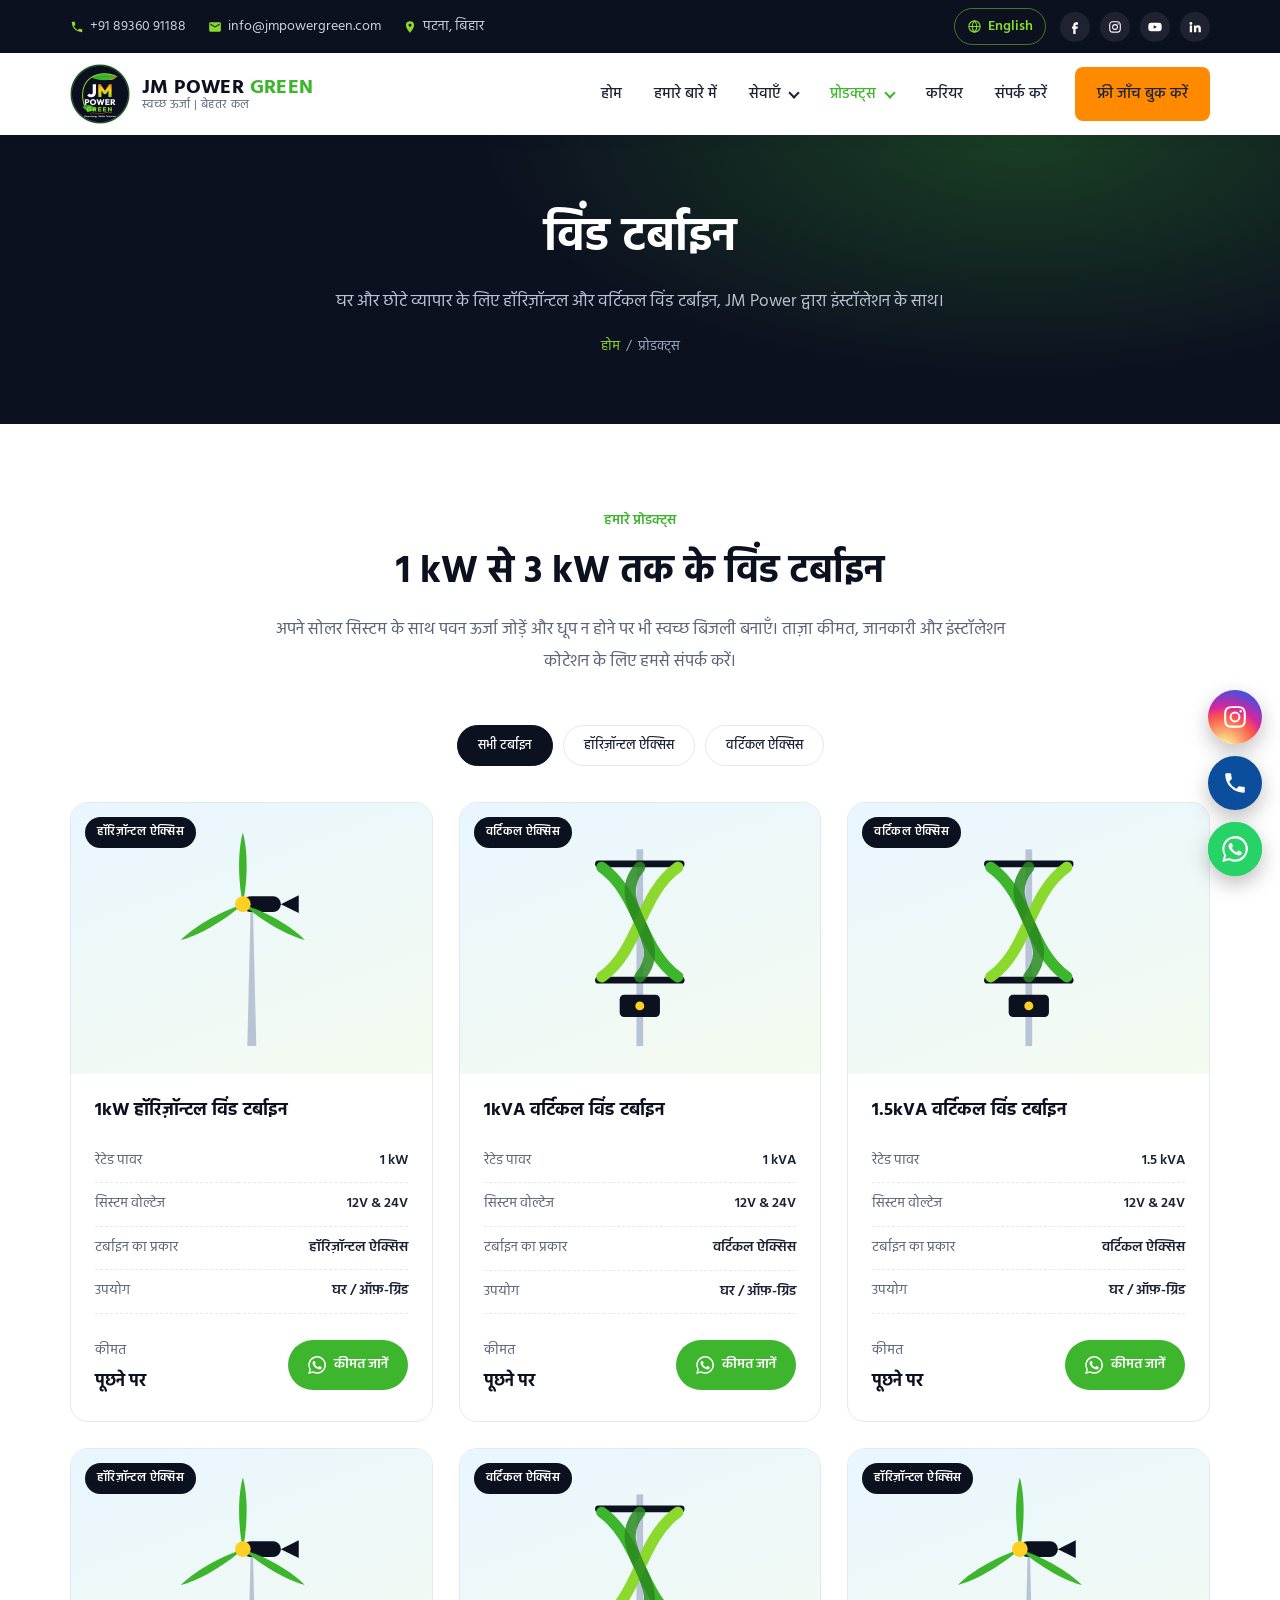
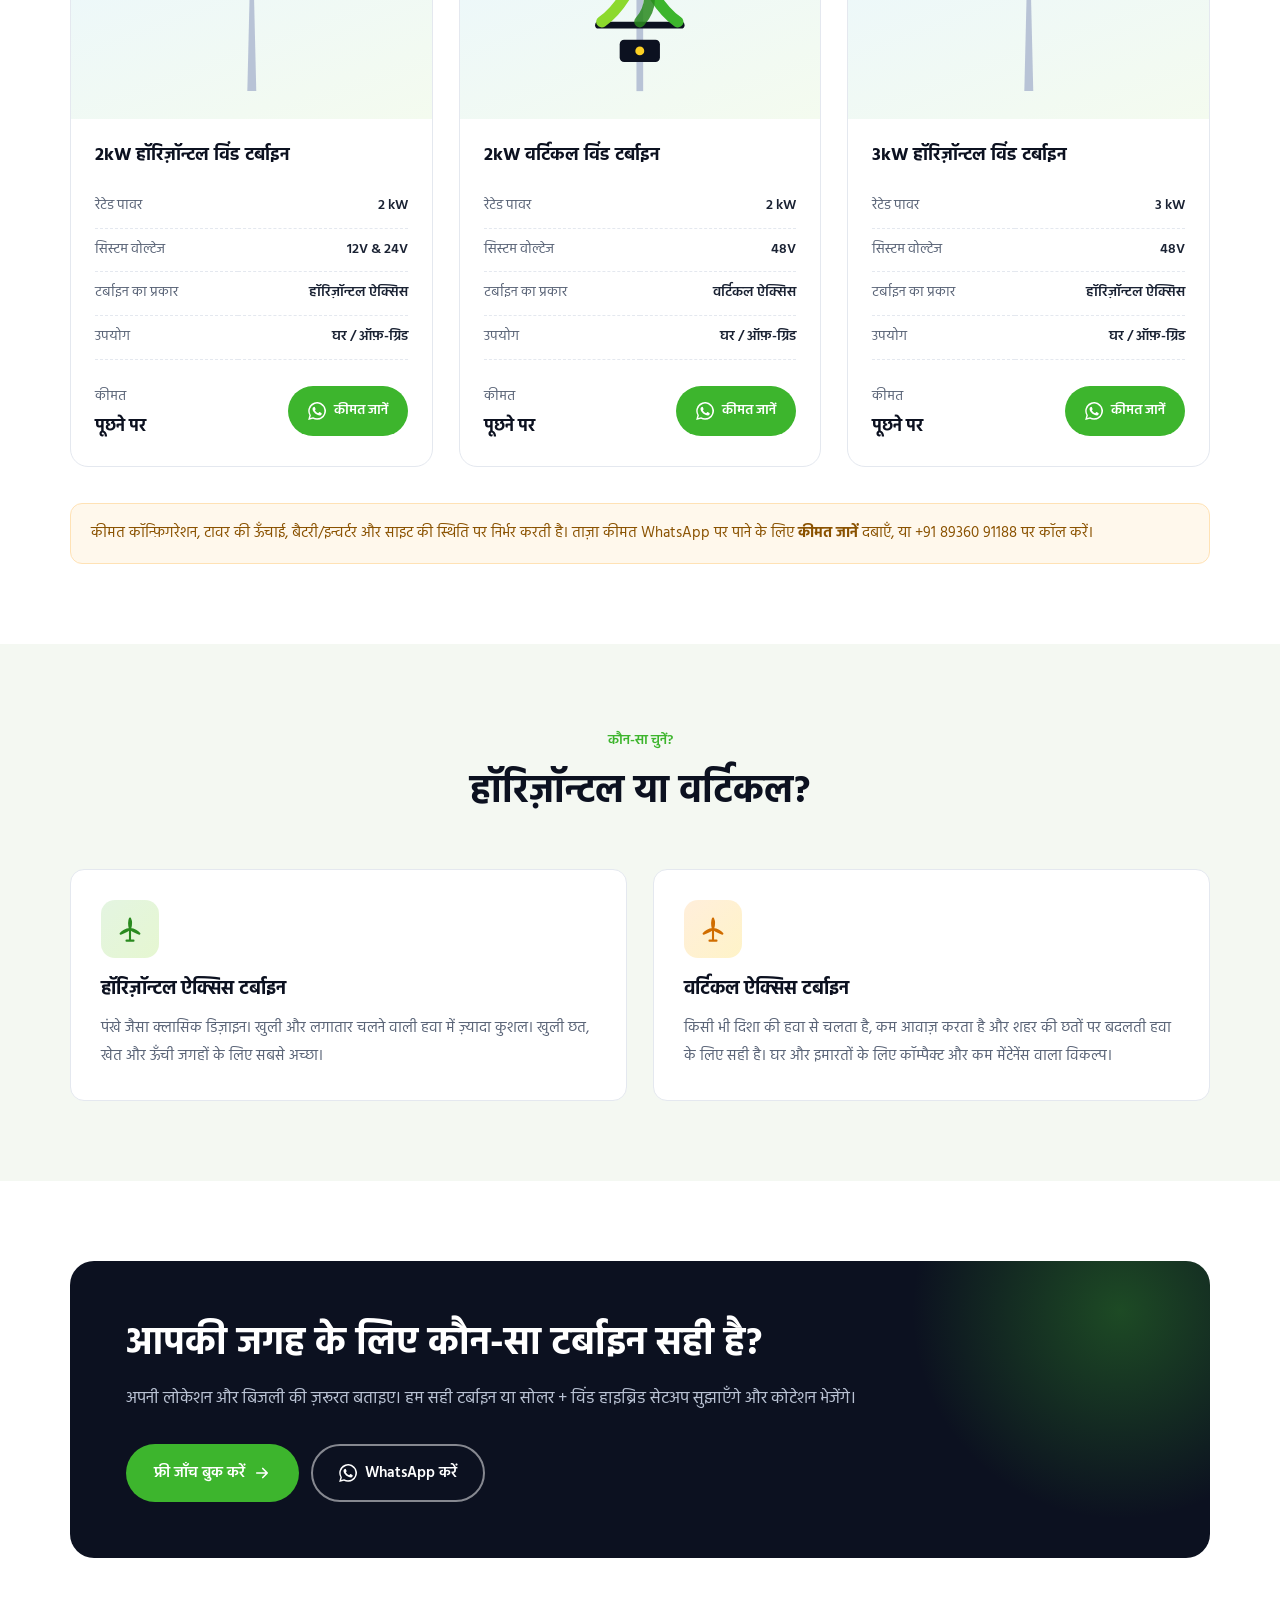
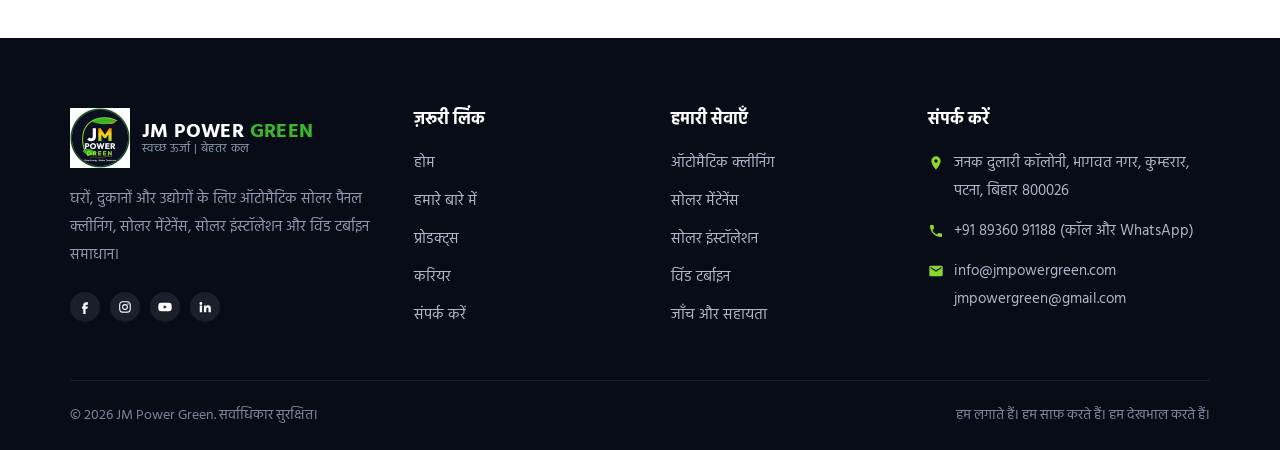
<file: hi/products.html>
<!DOCTYPE html>
<html lang="hi">
<head>
<meta charset="utf-8">
<meta name="viewport" content="width=device-width, initial-scale=1">
<title>घर के लिए विंड टर्बाइन | 1kW से 3kW हॉरिज़ॉन्टल और वर्टिकल | JM Power Green</title>
<meta name="description" content="पटना, बिहार में 1 kW से 3 kW तक के हॉरिज़ॉन्टल और वर्टिकल विंड टर्बाइन खरीदें। JM Power Green द्वारा सप्लाई और इंस्टॉलेशन। WhatsApp पर कीमत जानें।">
<link rel="canonical" href="https://www.jmpowergreen.com/hi/products.html">
<link rel="alternate" hreflang="en" href="https://www.jmpowergreen.com/products.html">
<link rel="alternate" hreflang="hi" href="https://www.jmpowergreen.com/hi/products.html">
<link rel="alternate" hreflang="x-default" href="https://www.jmpowergreen.com/products.html">
<meta property="og:title" content="घर के लिए विंड टर्बाइन | 1kW से 3kW हॉरिज़ॉन्टल और वर्टिकल | JM Power Green">
<meta property="og:description" content="पटना, बिहार में 1 kW से 3 kW तक के हॉरिज़ॉन्टल और वर्टिकल विंड टर्बाइन खरीदें। JM Power Green द्वारा सप्लाई और इंस्टॉलेशन। WhatsApp पर कीमत जानें।">
<meta property="og:image" content="https://www.jmpowergreen.com/images/logo-512.png">
<meta name="theme-color" content="#0c1120">
<link rel="icon" type="image/png" href="../images/favicon.png">
<link rel="preconnect" href="https://fonts.googleapis.com">
<link rel="preconnect" href="https://fonts.gstatic.com" crossorigin>
<link href="https://fonts.googleapis.com/css2?family=Poppins:wght@400;500;600;700&family=Hind:wght@400;500;600;700&display=swap" rel="stylesheet">
<link rel="stylesheet" href="../css/style.css">
</head>
<body>
<div class="topbar"><div class="container">
 <div class="tb-left">
  <span><svg viewBox="0 0 24 24" aria-hidden="true"><path d="M6.6 10.8a15.1 15.1 0 006.6 6.6l2.2-2.2a1 1 0 011-.25 11.4 11.4 0 003.6.57 1 1 0 011 1V20a1 1 0 01-1 1A17 17 0 013 4a1 1 0 011-1h3.5a1 1 0 011 1c0 1.25.2 2.45.57 3.57a1 1 0 01-.25 1z"/></svg><a href="tel:+918936091188">+91 89360 91188</a></span>
  <span><svg viewBox="0 0 24 24" aria-hidden="true"><path d="M20 4H4a2 2 0 00-2 2v12a2 2 0 002 2h16a2 2 0 002-2V6a2 2 0 00-2-2zm0 4-8 5-8-5V6l8 5 8-5v2z"/></svg><a href="mailto:info@jmpowergreen.com">info@jmpowergreen.com</a></span>
  <span class="hide-sm"><svg viewBox="0 0 24 24" aria-hidden="true"><path d="M12 2a7 7 0 00-7 7c0 5.2 7 13 7 13s7-7.8 7-13a7 7 0 00-7-7zm0 9.5A2.5 2.5 0 1112 6.5a2.5 2.5 0 010 5z"/></svg>पटना, बिहार</span>
 </div>
 <div class="tb-right"><a class="lang-switch" href="../products.html" hreflang="en" lang="en" title="View in English"><svg viewBox="0 0 24 24" aria-hidden="true"><circle cx="12" cy="12" r="9"/><path d="M3 12h18M12 3c2.5 2.7 3.8 5.7 3.8 9s-1.3 6.3-3.8 9c-2.5-2.7-3.8-5.7-3.8-9S9.5 5.7 12 3z"/></svg>English</a><div class="socials"><a href="#" target="_blank" rel="noopener" aria-label="Facebook"><svg viewBox="0 0 24 24" aria-hidden="true"><path d="M14 8h3V4h-3c-2.8 0-5 2.2-5 5v2H7v4h2v9h4v-9h3l1-4h-4V9c0-.6.4-1 1-1z"/></svg></a><a href="#" target="_blank" rel="noopener" aria-label="Instagram"><svg viewBox="0 0 24 24" aria-hidden="true"><path d="M12 7a5 5 0 100 10 5 5 0 000-10zm0 8.2a3.2 3.2 0 110-6.4 3.2 3.2 0 010 6.4zM17.3 5.5a1.2 1.2 0 100 2.4 1.2 1.2 0 000-2.4zM12 2c-2.7 0-3 0-4.1.1C4.4 2.3 2.3 4.4 2.1 7.9 2 9 2 9.3 2 12s0 3 .1 4.1c.2 3.5 2.3 5.6 5.8 5.8 1.1.1 1.4.1 4.1.1s3 0 4.1-.1c3.5-.2 5.6-2.3 5.8-5.8.1-1.1.1-1.4.1-4.1s0-3-.1-4.1c-.2-3.5-2.3-5.6-5.8-5.8C15 2 14.7 2 12 2zm0 1.8c2.7 0 3 0 4 .1 2.6.1 3.9 1.4 4 4 .1 1 .1 1.3.1 4s0 3-.1 4c-.1 2.6-1.4 3.9-4 4-1 .1-1.3.1-4 .1s-3 0-4-.1c-2.6-.1-3.9-1.4-4-4-.1-1-.1-1.3-.1-4s0-3 .1-4c.1-2.6 1.4-3.9 4-4 1-.1 1.3-.1 4-.1z"/></svg></a><a href="#" target="_blank" rel="noopener" aria-label="Youtube"><svg viewBox="0 0 24 24" aria-hidden="true"><path d="M23 7.2a3 3 0 00-2.1-2.1C19 4.6 12 4.6 12 4.6s-7 0-8.9.5A3 3 0 001 7.2 31 31 0 00.5 12 31 31 0 001 16.8a3 3 0 002.1 2.1c1.9.5 8.9.5 8.9.5s7 0 8.9-.5a3 3 0 002.1-2.1 31 31 0 00.5-4.8 31 31 0 00-.5-4.8zM9.7 15V9l5.8 3-5.8 3z"/></svg></a><a href="#" target="_blank" rel="noopener" aria-label="Linkedin"><svg viewBox="0 0 24 24" aria-hidden="true"><path d="M4.98 3.5a2.5 2.5 0 11-.02 5 2.5 2.5 0 01.02-5zM3 9.5h4V21H3V9.5zM9.5 9.5h3.8v1.6h.1c.5-1 1.8-2 3.8-2 4 0 4.8 2.6 4.8 6V21h-4v-5.2c0-1.2 0-2.9-1.8-2.9s-2 1.4-2 2.8V21h-4V9.5z"/></svg></a></div></div>
</div></div>
<header class="header"><div class="container">
 <a class="brand" href="index.html" aria-label="JM Power Green होम">
  <img src="../images/logo.png" alt="JM Power Green लोगो" width="60" height="60">
  <span class="bt"><strong>JM POWER <em>GREEN</em></strong><small>स्वच्छ ऊर्जा | बेहतर कल</small></span>
 </a>
 <nav class="nav" aria-label="Main">
  <a href="index.html">होम</a><a href="about.html">हमारे बारे में</a><div class="dd"><a href="services.html">सेवाएँ</a><div class="dd-menu"><a href="services.html#automatic-cleaning">ऑटोमैटिक सोलर पैनल क्लीनिंग</a><a href="services.html#maintenance">सोलर पैनल मेंटेनेंस</a><a href="services.html#installation">सोलर इंस्टॉलेशन</a><a href="services.html#wind">विंड टर्बाइन इंस्टॉलेशन</a><a href="services.html#inspection">जाँच और तकनीकी सहायता</a></div></div><div class="dd"><a href="products.html" class="active">प्रोडक्ट्स</a><div class="dd-menu"><a href="products.html">विंड टर्बाइन</a><a href="products.html#enquire">कीमत जानें</a></div></div><a href="careers.html">करियर</a><a href="contact.html">संपर्क करें</a>
  <a class="btn btn-orange" href="contact.html#form">फ्री जाँच बुक करें</a>
 </nav>
 <a class="lang-switch lang-mobile" href="../products.html" hreflang="en" lang="en" title="View in English"><svg viewBox="0 0 24 24" aria-hidden="true"><circle cx="12" cy="12" r="9"/><path d="M3 12h18M12 3c2.5 2.7 3.8 5.7 3.8 9s-1.3 6.3-3.8 9c-2.5-2.7-3.8-5.7-3.8-9S9.5 5.7 12 3z"/></svg>English</a>
 <button class="menu-toggle" aria-label="मेनू खोलें" aria-expanded="false"><span></span><span></span><span></span></button>
</div></header>
<main>

<section class="page-banner"><div class="container">
<h1>विंड टर्बाइन</h1><p>घर और छोटे व्यापार के लिए हॉरिज़ॉन्टल और वर्टिकल विंड टर्बाइन, JM Power द्वारा इंस्टॉलेशन के साथ।</p>
<div class="crumbs"><a href="index.html">होम</a> &nbsp;/&nbsp; प्रोडक्ट्स</div>
</div></section>
<section class="section"><div class="container">
 <div class="section-head reveal"><span class="eyebrow">हमारे प्रोडक्ट्स</span><h2>1 kW से 3 kW तक के विंड टर्बाइन</h2>
 <p>अपने सोलर सिस्टम के साथ पवन ऊर्जा जोड़ें और धूप न होने पर भी स्वच्छ बिजली बनाएँ। ताज़ा कीमत, जानकारी और इंस्टॉलेशन कोटेशन के लिए हमसे संपर्क करें।</p></div>
 <div class="filter"><button class="on" data-f="all">सभी टर्बाइन</button><button data-f="h">हॉरिज़ॉन्टल ऐक्सिस</button><button data-f="v">वर्टिकल ऐक्सिस</button></div>
 <div class="grid g3"><div class="product reveal" data-type="h">
 <div class="pimg"><span class="ptype">हॉरिज़ॉन्टल ऐक्सिस</span><svg viewBox="0 0 200 200" aria-hidden="true">
<path d="M96 196 L99 70 h2 L104 196Z" fill="#b8c3d6"/>
<rect x="92" y="62" width="34" height="14" rx="7" fill="#0c1120"/>
<g transform="translate(92 69)">
 <path d="M0 0 C -5 -25 -4 -50 0 -64 C 4 -50 5 -25 0 0Z" fill="#3db52d"/>
 <path d="M0 0 C -5 -25 -4 -50 0 -64 C 4 -50 5 -25 0 0Z" fill="#3db52d" transform="rotate(120)"/>
 <path d="M0 0 C -5 -25 -4 -50 0 -64 C 4 -50 5 -25 0 0Z" fill="#3db52d" transform="rotate(240)"/>
 <circle r="7" fill="#fdd023"/>
</g>
<path d="M126 69 l16 -8 v16z" fill="#0c1120"/>
</svg></div>
 <div class="pbody"><h3>1kW हॉरिज़ॉन्टल विंड टर्बाइन</h3>
  <table class="specs">
   <tr><td>रेटेड पावर</td><td>1 kW</td></tr>
   <tr><td>सिस्टम वोल्टेज</td><td>12V &amp; 24V</td></tr>
   <tr><td>टर्बाइन का प्रकार</td><td>हॉरिज़ॉन्टल ऐक्सिस</td></tr>
   <tr><td>उपयोग</td><td>घर / ऑफ़-ग्रिड</td></tr>
  </table>
  <div class="price"><div><span>कीमत</span><strong>पूछने पर</strong></div>
  <a class="btn btn-primary" href="https://wa.me/918936091188?text=%E0%A4%A8%E0%A4%AE%E0%A4%B8%E0%A5%8D%E0%A4%A4%E0%A5%87%20JM%20Power%2C%20%E0%A4%95%E0%A5%83%E0%A4%AA%E0%A4%AF%E0%A4%BE%201kW%20Horizontal%20Wind%20Turbine%20%E0%A4%95%E0%A5%80%20%E0%A4%95%E0%A5%80%E0%A4%AE%E0%A4%A4%20%E0%A4%94%E0%A4%B0%20%E0%A4%9C%E0%A4%BE%E0%A4%A8%E0%A4%95%E0%A4%BE%E0%A4%B0%E0%A5%80%20%E0%A4%AD%E0%A5%87%E0%A4%9C%E0%A5%87%E0%A4%82%E0%A5%A4" target="_blank" rel="noopener"><svg viewBox="0 0 24 24" fill="currentColor" aria-hidden="true"><path d="M17.5 14.4c-.3-.1-1.8-.9-2-1-.3-.1-.5-.1-.7.1l-.9 1.2c-.2.2-.3.2-.6.1a8 8 0 01-2.4-1.5 9 9 0 01-1.6-2c-.2-.3 0-.5.1-.6l.4-.5.3-.5v-.5l-.9-2.2c-.2-.6-.5-.5-.7-.5h-.6a1.1 1.1 0 00-.8.4 3.4 3.4 0 00-1.1 2.5 5.9 5.9 0 001.2 3.1 13.4 13.4 0 005.2 4.6c1.9.8 2.7.9 3.6.8a3.1 3.1 0 002-1.4 2.5 2.5 0 00.2-1.4c-.1-.1-.3-.2-.6-.3zM12 21.8a9.8 9.8 0 01-5-1.4l-.4-.2-3.7 1 1-3.6-.2-.4A9.8 9.8 0 1112 21.8zM20.5 3.5A11.8 11.8 0 001.9 17.7L.2 24l6.4-1.7a11.8 11.8 0 005.6 1.4A11.9 11.9 0 0020.5 3.5z"/></svg> कीमत जानें</a></div>
 </div>
</div><div class="product reveal" data-type="v">
 <div class="pimg"><span class="ptype">वर्टिकल ऐक्सिस</span><svg viewBox="0 0 200 200" aria-hidden="true">
<rect x="97" y="20" width="6" height="176" fill="#b8c3d6"/>
<rect x="60" y="30" width="80" height="6" rx="3" fill="#0c1120"/>
<rect x="60" y="134" width="80" height="6" rx="3" fill="#0c1120"/>
<path d="M66 36 C 100 60, 100 110, 134 134" stroke="#3db52d" stroke-width="10" fill="none" stroke-linecap="round"/>
<path d="M134 36 C 100 60, 100 110, 66 134" stroke="#8cd92d" stroke-width="10" fill="none" stroke-linecap="round"/>
<path d="M100 36 C 70 70, 130 100, 100 134" stroke="#2a8a1f" stroke-width="10" fill="none" stroke-linecap="round" opacity=".85"/>
<rect x="82" y="150" width="36" height="20" rx="4" fill="#0c1120"/>
<circle cx="100" cy="160" r="4" fill="#fdd023"/>
</svg></div>
 <div class="pbody"><h3>1kVA वर्टिकल विंड टर्बाइन</h3>
  <table class="specs">
   <tr><td>रेटेड पावर</td><td>1 kVA</td></tr>
   <tr><td>सिस्टम वोल्टेज</td><td>12V &amp; 24V</td></tr>
   <tr><td>टर्बाइन का प्रकार</td><td>वर्टिकल ऐक्सिस</td></tr>
   <tr><td>उपयोग</td><td>घर / ऑफ़-ग्रिड</td></tr>
  </table>
  <div class="price"><div><span>कीमत</span><strong>पूछने पर</strong></div>
  <a class="btn btn-primary" href="https://wa.me/918936091188?text=%E0%A4%A8%E0%A4%AE%E0%A4%B8%E0%A5%8D%E0%A4%A4%E0%A5%87%20JM%20Power%2C%20%E0%A4%95%E0%A5%83%E0%A4%AA%E0%A4%AF%E0%A4%BE%201kVA%20Vertical%20Wind%20Turbine%20%E0%A4%95%E0%A5%80%20%E0%A4%95%E0%A5%80%E0%A4%AE%E0%A4%A4%20%E0%A4%94%E0%A4%B0%20%E0%A4%9C%E0%A4%BE%E0%A4%A8%E0%A4%95%E0%A4%BE%E0%A4%B0%E0%A5%80%20%E0%A4%AD%E0%A5%87%E0%A4%9C%E0%A5%87%E0%A4%82%E0%A5%A4" target="_blank" rel="noopener"><svg viewBox="0 0 24 24" fill="currentColor" aria-hidden="true"><path d="M17.5 14.4c-.3-.1-1.8-.9-2-1-.3-.1-.5-.1-.7.1l-.9 1.2c-.2.2-.3.2-.6.1a8 8 0 01-2.4-1.5 9 9 0 01-1.6-2c-.2-.3 0-.5.1-.6l.4-.5.3-.5v-.5l-.9-2.2c-.2-.6-.5-.5-.7-.5h-.6a1.1 1.1 0 00-.8.4 3.4 3.4 0 00-1.1 2.5 5.9 5.9 0 001.2 3.1 13.4 13.4 0 005.2 4.6c1.9.8 2.7.9 3.6.8a3.1 3.1 0 002-1.4 2.5 2.5 0 00.2-1.4c-.1-.1-.3-.2-.6-.3zM12 21.8a9.8 9.8 0 01-5-1.4l-.4-.2-3.7 1 1-3.6-.2-.4A9.8 9.8 0 1112 21.8zM20.5 3.5A11.8 11.8 0 001.9 17.7L.2 24l6.4-1.7a11.8 11.8 0 005.6 1.4A11.9 11.9 0 0020.5 3.5z"/></svg> कीमत जानें</a></div>
 </div>
</div><div class="product reveal" data-type="v">
 <div class="pimg"><span class="ptype">वर्टिकल ऐक्सिस</span><svg viewBox="0 0 200 200" aria-hidden="true">
<rect x="97" y="20" width="6" height="176" fill="#b8c3d6"/>
<rect x="60" y="30" width="80" height="6" rx="3" fill="#0c1120"/>
<rect x="60" y="134" width="80" height="6" rx="3" fill="#0c1120"/>
<path d="M66 36 C 100 60, 100 110, 134 134" stroke="#3db52d" stroke-width="10" fill="none" stroke-linecap="round"/>
<path d="M134 36 C 100 60, 100 110, 66 134" stroke="#8cd92d" stroke-width="10" fill="none" stroke-linecap="round"/>
<path d="M100 36 C 70 70, 130 100, 100 134" stroke="#2a8a1f" stroke-width="10" fill="none" stroke-linecap="round" opacity=".85"/>
<rect x="82" y="150" width="36" height="20" rx="4" fill="#0c1120"/>
<circle cx="100" cy="160" r="4" fill="#fdd023"/>
</svg></div>
 <div class="pbody"><h3>1.5kVA वर्टिकल विंड टर्बाइन</h3>
  <table class="specs">
   <tr><td>रेटेड पावर</td><td>1.5 kVA</td></tr>
   <tr><td>सिस्टम वोल्टेज</td><td>12V &amp; 24V</td></tr>
   <tr><td>टर्बाइन का प्रकार</td><td>वर्टिकल ऐक्सिस</td></tr>
   <tr><td>उपयोग</td><td>घर / ऑफ़-ग्रिड</td></tr>
  </table>
  <div class="price"><div><span>कीमत</span><strong>पूछने पर</strong></div>
  <a class="btn btn-primary" href="https://wa.me/918936091188?text=%E0%A4%A8%E0%A4%AE%E0%A4%B8%E0%A5%8D%E0%A4%A4%E0%A5%87%20JM%20Power%2C%20%E0%A4%95%E0%A5%83%E0%A4%AA%E0%A4%AF%E0%A4%BE%201.5kVA%20Vertical%20Wind%20Turbine%20%E0%A4%95%E0%A5%80%20%E0%A4%95%E0%A5%80%E0%A4%AE%E0%A4%A4%20%E0%A4%94%E0%A4%B0%20%E0%A4%9C%E0%A4%BE%E0%A4%A8%E0%A4%95%E0%A4%BE%E0%A4%B0%E0%A5%80%20%E0%A4%AD%E0%A5%87%E0%A4%9C%E0%A5%87%E0%A4%82%E0%A5%A4" target="_blank" rel="noopener"><svg viewBox="0 0 24 24" fill="currentColor" aria-hidden="true"><path d="M17.5 14.4c-.3-.1-1.8-.9-2-1-.3-.1-.5-.1-.7.1l-.9 1.2c-.2.2-.3.2-.6.1a8 8 0 01-2.4-1.5 9 9 0 01-1.6-2c-.2-.3 0-.5.1-.6l.4-.5.3-.5v-.5l-.9-2.2c-.2-.6-.5-.5-.7-.5h-.6a1.1 1.1 0 00-.8.4 3.4 3.4 0 00-1.1 2.5 5.9 5.9 0 001.2 3.1 13.4 13.4 0 005.2 4.6c1.9.8 2.7.9 3.6.8a3.1 3.1 0 002-1.4 2.5 2.5 0 00.2-1.4c-.1-.1-.3-.2-.6-.3zM12 21.8a9.8 9.8 0 01-5-1.4l-.4-.2-3.7 1 1-3.6-.2-.4A9.8 9.8 0 1112 21.8zM20.5 3.5A11.8 11.8 0 001.9 17.7L.2 24l6.4-1.7a11.8 11.8 0 005.6 1.4A11.9 11.9 0 0020.5 3.5z"/></svg> कीमत जानें</a></div>
 </div>
</div><div class="product reveal" data-type="h">
 <div class="pimg"><span class="ptype">हॉरिज़ॉन्टल ऐक्सिस</span><svg viewBox="0 0 200 200" aria-hidden="true">
<path d="M96 196 L99 70 h2 L104 196Z" fill="#b8c3d6"/>
<rect x="92" y="62" width="34" height="14" rx="7" fill="#0c1120"/>
<g transform="translate(92 69)">
 <path d="M0 0 C -5 -25 -4 -50 0 -64 C 4 -50 5 -25 0 0Z" fill="#3db52d"/>
 <path d="M0 0 C -5 -25 -4 -50 0 -64 C 4 -50 5 -25 0 0Z" fill="#3db52d" transform="rotate(120)"/>
 <path d="M0 0 C -5 -25 -4 -50 0 -64 C 4 -50 5 -25 0 0Z" fill="#3db52d" transform="rotate(240)"/>
 <circle r="7" fill="#fdd023"/>
</g>
<path d="M126 69 l16 -8 v16z" fill="#0c1120"/>
</svg></div>
 <div class="pbody"><h3>2kW हॉरिज़ॉन्टल विंड टर्बाइन</h3>
  <table class="specs">
   <tr><td>रेटेड पावर</td><td>2 kW</td></tr>
   <tr><td>सिस्टम वोल्टेज</td><td>12V &amp; 24V</td></tr>
   <tr><td>टर्बाइन का प्रकार</td><td>हॉरिज़ॉन्टल ऐक्सिस</td></tr>
   <tr><td>उपयोग</td><td>घर / ऑफ़-ग्रिड</td></tr>
  </table>
  <div class="price"><div><span>कीमत</span><strong>पूछने पर</strong></div>
  <a class="btn btn-primary" href="https://wa.me/918936091188?text=%E0%A4%A8%E0%A4%AE%E0%A4%B8%E0%A5%8D%E0%A4%A4%E0%A5%87%20JM%20Power%2C%20%E0%A4%95%E0%A5%83%E0%A4%AA%E0%A4%AF%E0%A4%BE%202kW%20Horizontal%20Wind%20Turbine%20%E0%A4%95%E0%A5%80%20%E0%A4%95%E0%A5%80%E0%A4%AE%E0%A4%A4%20%E0%A4%94%E0%A4%B0%20%E0%A4%9C%E0%A4%BE%E0%A4%A8%E0%A4%95%E0%A4%BE%E0%A4%B0%E0%A5%80%20%E0%A4%AD%E0%A5%87%E0%A4%9C%E0%A5%87%E0%A4%82%E0%A5%A4" target="_blank" rel="noopener"><svg viewBox="0 0 24 24" fill="currentColor" aria-hidden="true"><path d="M17.5 14.4c-.3-.1-1.8-.9-2-1-.3-.1-.5-.1-.7.1l-.9 1.2c-.2.2-.3.2-.6.1a8 8 0 01-2.4-1.5 9 9 0 01-1.6-2c-.2-.3 0-.5.1-.6l.4-.5.3-.5v-.5l-.9-2.2c-.2-.6-.5-.5-.7-.5h-.6a1.1 1.1 0 00-.8.4 3.4 3.4 0 00-1.1 2.5 5.9 5.9 0 001.2 3.1 13.4 13.4 0 005.2 4.6c1.9.8 2.7.9 3.6.8a3.1 3.1 0 002-1.4 2.5 2.5 0 00.2-1.4c-.1-.1-.3-.2-.6-.3zM12 21.8a9.8 9.8 0 01-5-1.4l-.4-.2-3.7 1 1-3.6-.2-.4A9.8 9.8 0 1112 21.8zM20.5 3.5A11.8 11.8 0 001.9 17.7L.2 24l6.4-1.7a11.8 11.8 0 005.6 1.4A11.9 11.9 0 0020.5 3.5z"/></svg> कीमत जानें</a></div>
 </div>
</div><div class="product reveal" data-type="v">
 <div class="pimg"><span class="ptype">वर्टिकल ऐक्सिस</span><svg viewBox="0 0 200 200" aria-hidden="true">
<rect x="97" y="20" width="6" height="176" fill="#b8c3d6"/>
<rect x="60" y="30" width="80" height="6" rx="3" fill="#0c1120"/>
<rect x="60" y="134" width="80" height="6" rx="3" fill="#0c1120"/>
<path d="M66 36 C 100 60, 100 110, 134 134" stroke="#3db52d" stroke-width="10" fill="none" stroke-linecap="round"/>
<path d="M134 36 C 100 60, 100 110, 66 134" stroke="#8cd92d" stroke-width="10" fill="none" stroke-linecap="round"/>
<path d="M100 36 C 70 70, 130 100, 100 134" stroke="#2a8a1f" stroke-width="10" fill="none" stroke-linecap="round" opacity=".85"/>
<rect x="82" y="150" width="36" height="20" rx="4" fill="#0c1120"/>
<circle cx="100" cy="160" r="4" fill="#fdd023"/>
</svg></div>
 <div class="pbody"><h3>2kW वर्टिकल विंड टर्बाइन</h3>
  <table class="specs">
   <tr><td>रेटेड पावर</td><td>2 kW</td></tr>
   <tr><td>सिस्टम वोल्टेज</td><td>48V</td></tr>
   <tr><td>टर्बाइन का प्रकार</td><td>वर्टिकल ऐक्सिस</td></tr>
   <tr><td>उपयोग</td><td>घर / ऑफ़-ग्रिड</td></tr>
  </table>
  <div class="price"><div><span>कीमत</span><strong>पूछने पर</strong></div>
  <a class="btn btn-primary" href="https://wa.me/918936091188?text=%E0%A4%A8%E0%A4%AE%E0%A4%B8%E0%A5%8D%E0%A4%A4%E0%A5%87%20JM%20Power%2C%20%E0%A4%95%E0%A5%83%E0%A4%AA%E0%A4%AF%E0%A4%BE%202kW%20Vertical%20Wind%20Turbine%20%E0%A4%95%E0%A5%80%20%E0%A4%95%E0%A5%80%E0%A4%AE%E0%A4%A4%20%E0%A4%94%E0%A4%B0%20%E0%A4%9C%E0%A4%BE%E0%A4%A8%E0%A4%95%E0%A4%BE%E0%A4%B0%E0%A5%80%20%E0%A4%AD%E0%A5%87%E0%A4%9C%E0%A5%87%E0%A4%82%E0%A5%A4" target="_blank" rel="noopener"><svg viewBox="0 0 24 24" fill="currentColor" aria-hidden="true"><path d="M17.5 14.4c-.3-.1-1.8-.9-2-1-.3-.1-.5-.1-.7.1l-.9 1.2c-.2.2-.3.2-.6.1a8 8 0 01-2.4-1.5 9 9 0 01-1.6-2c-.2-.3 0-.5.1-.6l.4-.5.3-.5v-.5l-.9-2.2c-.2-.6-.5-.5-.7-.5h-.6a1.1 1.1 0 00-.8.4 3.4 3.4 0 00-1.1 2.5 5.9 5.9 0 001.2 3.1 13.4 13.4 0 005.2 4.6c1.9.8 2.7.9 3.6.8a3.1 3.1 0 002-1.4 2.5 2.5 0 00.2-1.4c-.1-.1-.3-.2-.6-.3zM12 21.8a9.8 9.8 0 01-5-1.4l-.4-.2-3.7 1 1-3.6-.2-.4A9.8 9.8 0 1112 21.8zM20.5 3.5A11.8 11.8 0 001.9 17.7L.2 24l6.4-1.7a11.8 11.8 0 005.6 1.4A11.9 11.9 0 0020.5 3.5z"/></svg> कीमत जानें</a></div>
 </div>
</div><div class="product reveal" data-type="h">
 <div class="pimg"><span class="ptype">हॉरिज़ॉन्टल ऐक्सिस</span><svg viewBox="0 0 200 200" aria-hidden="true">
<path d="M96 196 L99 70 h2 L104 196Z" fill="#b8c3d6"/>
<rect x="92" y="62" width="34" height="14" rx="7" fill="#0c1120"/>
<g transform="translate(92 69)">
 <path d="M0 0 C -5 -25 -4 -50 0 -64 C 4 -50 5 -25 0 0Z" fill="#3db52d"/>
 <path d="M0 0 C -5 -25 -4 -50 0 -64 C 4 -50 5 -25 0 0Z" fill="#3db52d" transform="rotate(120)"/>
 <path d="M0 0 C -5 -25 -4 -50 0 -64 C 4 -50 5 -25 0 0Z" fill="#3db52d" transform="rotate(240)"/>
 <circle r="7" fill="#fdd023"/>
</g>
<path d="M126 69 l16 -8 v16z" fill="#0c1120"/>
</svg></div>
 <div class="pbody"><h3>3kW हॉरिज़ॉन्टल विंड टर्बाइन</h3>
  <table class="specs">
   <tr><td>रेटेड पावर</td><td>3 kW</td></tr>
   <tr><td>सिस्टम वोल्टेज</td><td>48V</td></tr>
   <tr><td>टर्बाइन का प्रकार</td><td>हॉरिज़ॉन्टल ऐक्सिस</td></tr>
   <tr><td>उपयोग</td><td>घर / ऑफ़-ग्रिड</td></tr>
  </table>
  <div class="price"><div><span>कीमत</span><strong>पूछने पर</strong></div>
  <a class="btn btn-primary" href="https://wa.me/918936091188?text=%E0%A4%A8%E0%A4%AE%E0%A4%B8%E0%A5%8D%E0%A4%A4%E0%A5%87%20JM%20Power%2C%20%E0%A4%95%E0%A5%83%E0%A4%AA%E0%A4%AF%E0%A4%BE%203kW%20Horizontal%20Wind%20Turbine%20%E0%A4%95%E0%A5%80%20%E0%A4%95%E0%A5%80%E0%A4%AE%E0%A4%A4%20%E0%A4%94%E0%A4%B0%20%E0%A4%9C%E0%A4%BE%E0%A4%A8%E0%A4%95%E0%A4%BE%E0%A4%B0%E0%A5%80%20%E0%A4%AD%E0%A5%87%E0%A4%9C%E0%A5%87%E0%A4%82%E0%A5%A4" target="_blank" rel="noopener"><svg viewBox="0 0 24 24" fill="currentColor" aria-hidden="true"><path d="M17.5 14.4c-.3-.1-1.8-.9-2-1-.3-.1-.5-.1-.7.1l-.9 1.2c-.2.2-.3.2-.6.1a8 8 0 01-2.4-1.5 9 9 0 01-1.6-2c-.2-.3 0-.5.1-.6l.4-.5.3-.5v-.5l-.9-2.2c-.2-.6-.5-.5-.7-.5h-.6a1.1 1.1 0 00-.8.4 3.4 3.4 0 00-1.1 2.5 5.9 5.9 0 001.2 3.1 13.4 13.4 0 005.2 4.6c1.9.8 2.7.9 3.6.8a3.1 3.1 0 002-1.4 2.5 2.5 0 00.2-1.4c-.1-.1-.3-.2-.6-.3zM12 21.8a9.8 9.8 0 01-5-1.4l-.4-.2-3.7 1 1-3.6-.2-.4A9.8 9.8 0 1112 21.8zM20.5 3.5A11.8 11.8 0 001.9 17.7L.2 24l6.4-1.7a11.8 11.8 0 005.6 1.4A11.9 11.9 0 0020.5 3.5z"/></svg> कीमत जानें</a></div>
 </div>
</div></div>
 <div class="note">कीमत कॉन्फ़िगरेशन, टावर की ऊँचाई, बैटरी/इन्वर्टर और साइट की स्थिति पर निर्भर करती है। ताज़ा कीमत WhatsApp पर पाने के लिए <strong>कीमत जानें</strong> दबाएँ, या +91 89360 91188 पर कॉल करें।</div>
</div></section>
<section class="section soft"><div class="container">
 <div class="section-head reveal"><span class="eyebrow">कौन-सा चुनें?</span><h2>हॉरिज़ॉन्टल या वर्टिकल?</h2></div>
 <div class="grid g2">
  <div class="card reveal"><div class="icon "><svg viewBox="0 0 24 24" aria-hidden="true"><path d="M12 12v10M9 22h6"/><path d="M12 12c-1-3.5-1-6.5 0-9 1.2 2.6 1.2 5.6 0 9z"/><path d="M12 12c3 2 5.4 3.6 8 4-1.6-2.2-4.5-3.6-8-4z"/><path d="M12 12c-3 2-5.4 3.6-8 4 1.6-2.2 4.5-3.6 8-4z"/></svg></div><h3>हॉरिज़ॉन्टल ऐक्सिस टर्बाइन</h3><p>पंखे जैसा क्लासिक डिज़ाइन। खुली और लगातार चलने वाली हवा में ज़्यादा कुशल। खुली छत, खेत और ऊँची जगहों के लिए सबसे अच्छा।</p></div>
  <div class="card reveal"><div class="icon orange"><svg viewBox="0 0 24 24" aria-hidden="true"><path d="M12 12v10M9 22h6"/><path d="M12 12c-1-3.5-1-6.5 0-9 1.2 2.6 1.2 5.6 0 9z"/><path d="M12 12c3 2 5.4 3.6 8 4-1.6-2.2-4.5-3.6-8-4z"/><path d="M12 12c-3 2-5.4 3.6-8 4 1.6-2.2 4.5-3.6 8-4z"/></svg></div><h3>वर्टिकल ऐक्सिस टर्बाइन</h3><p>किसी भी दिशा की हवा से चलता है, कम आवाज़ करता है और शहर की छतों पर बदलती हवा के लिए सही है। घर और इमारतों के लिए कॉम्पैक्ट और कम मेंटेनेंस वाला विकल्प।</p></div>
 </div>
</div></section>
<section class="section" id="enquire"><div class="container">
 <div class="cta reveal">
<div><h2>आपकी जगह के लिए कौन-सा टर्बाइन सही है?</h2><p>अपनी लोकेशन और बिजली की ज़रूरत बताइए। हम सही टर्बाइन या सोलर + विंड हाइब्रिड सेटअप सुझाएँगे और कोटेशन भेजेंगे।</p></div>
<div class="actions"><a class="btn btn-primary" href="contact.html#form">फ्री जाँच बुक करें <svg viewBox="0 0 24 24" fill="none" stroke="currentColor" stroke-width="2.2" stroke-linecap="round" stroke-linejoin="round" aria-hidden="true"><path d="M5 12h14M13 6l6 6-6 6"/></svg></a>
<a class="btn btn-outline" href="https://wa.me/918936091188?text=%E0%A4%A8%E0%A4%AE%E0%A4%B8%E0%A5%8D%E0%A4%A4%E0%A5%87%20JM%20Power%2C%20%E0%A4%AE%E0%A5%81%E0%A4%9D%E0%A5%87%20%E0%A4%AB%E0%A5%8D%E0%A4%B0%E0%A5%80%20%E0%A4%B8%E0%A5%8B%E0%A4%B2%E0%A4%B0%20%E0%A4%9C%E0%A4%BE%E0%A4%81%E0%A4%9A%20%E0%A4%AC%E0%A5%81%E0%A4%95%20%E0%A4%95%E0%A4%B0%E0%A4%A8%E0%A5%80%20%E0%A4%B9%E0%A5%88%E0%A5%A4" target="_blank" rel="noopener"><svg viewBox="0 0 24 24" fill="currentColor" aria-hidden="true"><path d="M17.5 14.4c-.3-.1-1.8-.9-2-1-.3-.1-.5-.1-.7.1l-.9 1.2c-.2.2-.3.2-.6.1a8 8 0 01-2.4-1.5 9 9 0 01-1.6-2c-.2-.3 0-.5.1-.6l.4-.5.3-.5v-.5l-.9-2.2c-.2-.6-.5-.5-.7-.5h-.6a1.1 1.1 0 00-.8.4 3.4 3.4 0 00-1.1 2.5 5.9 5.9 0 001.2 3.1 13.4 13.4 0 005.2 4.6c1.9.8 2.7.9 3.6.8a3.1 3.1 0 002-1.4 2.5 2.5 0 00.2-1.4c-.1-.1-.3-.2-.6-.3zM12 21.8a9.8 9.8 0 01-5-1.4l-.4-.2-3.7 1 1-3.6-.2-.4A9.8 9.8 0 1112 21.8zM20.5 3.5A11.8 11.8 0 001.9 17.7L.2 24l6.4-1.7a11.8 11.8 0 005.6 1.4A11.9 11.9 0 0020.5 3.5z"/></svg> WhatsApp करें</a></div>
</div>
</div></section>

</main>
<footer class="footer"><div class="container">
 <div class="cols">
  <div>
   <a class="brand" href="index.html"><img src="../images/logo.png" alt="JM Power Green लोगो" width="60" height="60"><span class="bt"><strong>JM POWER <em>GREEN</em></strong><small>स्वच्छ ऊर्जा | बेहतर कल</small></span></a>
   <p class="about-f">घरों, दुकानों और उद्योगों के लिए ऑटोमैटिक सोलर पैनल क्लीनिंग, सोलर मेंटेनेंस, सोलर इंस्टॉलेशन और विंड टर्बाइन समाधान।</p>
   <div class="socials"><a href="#" target="_blank" rel="noopener" aria-label="Facebook"><svg viewBox="0 0 24 24" aria-hidden="true"><path d="M14 8h3V4h-3c-2.8 0-5 2.2-5 5v2H7v4h2v9h4v-9h3l1-4h-4V9c0-.6.4-1 1-1z"/></svg></a><a href="#" target="_blank" rel="noopener" aria-label="Instagram"><svg viewBox="0 0 24 24" aria-hidden="true"><path d="M12 7a5 5 0 100 10 5 5 0 000-10zm0 8.2a3.2 3.2 0 110-6.4 3.2 3.2 0 010 6.4zM17.3 5.5a1.2 1.2 0 100 2.4 1.2 1.2 0 000-2.4zM12 2c-2.7 0-3 0-4.1.1C4.4 2.3 2.3 4.4 2.1 7.9 2 9 2 9.3 2 12s0 3 .1 4.1c.2 3.5 2.3 5.6 5.8 5.8 1.1.1 1.4.1 4.1.1s3 0 4.1-.1c3.5-.2 5.6-2.3 5.8-5.8.1-1.1.1-1.4.1-4.1s0-3-.1-4.1c-.2-3.5-2.3-5.6-5.8-5.8C15 2 14.7 2 12 2zm0 1.8c2.7 0 3 0 4 .1 2.6.1 3.9 1.4 4 4 .1 1 .1 1.3.1 4s0 3-.1 4c-.1 2.6-1.4 3.9-4 4-1 .1-1.3.1-4 .1s-3 0-4-.1c-2.6-.1-3.9-1.4-4-4-.1-1-.1-1.3-.1-4s0-3 .1-4c.1-2.6 1.4-3.9 4-4 1-.1 1.3-.1 4-.1z"/></svg></a><a href="#" target="_blank" rel="noopener" aria-label="Youtube"><svg viewBox="0 0 24 24" aria-hidden="true"><path d="M23 7.2a3 3 0 00-2.1-2.1C19 4.6 12 4.6 12 4.6s-7 0-8.9.5A3 3 0 001 7.2 31 31 0 00.5 12 31 31 0 001 16.8a3 3 0 002.1 2.1c1.9.5 8.9.5 8.9.5s7 0 8.9-.5a3 3 0 002.1-2.1 31 31 0 00.5-4.8 31 31 0 00-.5-4.8zM9.7 15V9l5.8 3-5.8 3z"/></svg></a><a href="#" target="_blank" rel="noopener" aria-label="Linkedin"><svg viewBox="0 0 24 24" aria-hidden="true"><path d="M4.98 3.5a2.5 2.5 0 11-.02 5 2.5 2.5 0 01.02-5zM3 9.5h4V21H3V9.5zM9.5 9.5h3.8v1.6h.1c.5-1 1.8-2 3.8-2 4 0 4.8 2.6 4.8 6V21h-4v-5.2c0-1.2 0-2.9-1.8-2.9s-2 1.4-2 2.8V21h-4V9.5z"/></svg></a></div>
  </div>
  <div><h4>ज़रूरी लिंक</h4><ul><li><a href="index.html">होम</a></li><li><a href="about.html">हमारे बारे में</a></li><li><a href="products.html">प्रोडक्ट्स</a></li><li><a href="careers.html">करियर</a></li><li><a href="contact.html">संपर्क करें</a></li></ul></div>
  <div><h4>हमारी सेवाएँ</h4><ul><li><a href="services.html#automatic-cleaning">ऑटोमैटिक क्लीनिंग</a></li><li><a href="services.html#maintenance">सोलर मेंटेनेंस</a></li><li><a href="services.html#installation">सोलर इंस्टॉलेशन</a></li><li><a href="services.html#wind">विंड टर्बाइन</a></li><li><a href="services.html#inspection">जाँच और सहायता</a></li></ul></div>
  <div><h4>संपर्क करें</h4>
   <div class="fc"><svg viewBox="0 0 24 24" aria-hidden="true"><path d="M12 2a7 7 0 00-7 7c0 5.2 7 13 7 13s7-7.8 7-13a7 7 0 00-7-7zm0 9.5A2.5 2.5 0 1112 6.5a2.5 2.5 0 010 5z"/></svg><span>जनक दुलारी कॉलोनी, भागवत नगर, कुम्हरार, पटना, बिहार 800026</span></div>
   <div class="fc"><svg viewBox="0 0 24 24" aria-hidden="true"><path d="M6.6 10.8a15.1 15.1 0 006.6 6.6l2.2-2.2a1 1 0 011-.25 11.4 11.4 0 003.6.57 1 1 0 011 1V20a1 1 0 01-1 1A17 17 0 013 4a1 1 0 011-1h3.5a1 1 0 011 1c0 1.25.2 2.45.57 3.57a1 1 0 01-.25 1z"/></svg><a href="tel:+918936091188">+91 89360 91188 (कॉल और WhatsApp)</a></div>
   <div class="fc"><svg viewBox="0 0 24 24" aria-hidden="true"><path d="M20 4H4a2 2 0 00-2 2v12a2 2 0 002 2h16a2 2 0 002-2V6a2 2 0 00-2-2zm0 4-8 5-8-5V6l8 5 8-5v2z"/></svg><span><a href="mailto:info@jmpowergreen.com">info@jmpowergreen.com</a><br><a href="mailto:jmpowergreen@gmail.com">jmpowergreen@gmail.com</a></span></div>
  </div>
 </div>
 <div class="bottom"><span>&copy; <span data-year>2026</span> JM Power Green. सर्वाधिकार सुरक्षित।</span><span>हम लगाते हैं। हम साफ़ करते हैं। हम देखभाल करते हैं।</span></div>
</div></footer>
<div class="float">
 <a class="f-ig" href="#" target="_blank" rel="noopener" aria-label="Instagram"><span class="tip">Instagram पर फ़ॉलो करें</span><svg viewBox="0 0 24 24" aria-hidden="true"><path d="M12 7a5 5 0 100 10 5 5 0 000-10zm0 8.2a3.2 3.2 0 110-6.4 3.2 3.2 0 010 6.4zM17.3 5.5a1.2 1.2 0 100 2.4 1.2 1.2 0 000-2.4zM12 2c-2.7 0-3 0-4.1.1C4.4 2.3 2.3 4.4 2.1 7.9 2 9 2 9.3 2 12s0 3 .1 4.1c.2 3.5 2.3 5.6 5.8 5.8 1.1.1 1.4.1 4.1.1s3 0 4.1-.1c3.5-.2 5.6-2.3 5.8-5.8.1-1.1.1-1.4.1-4.1s0-3-.1-4.1c-.2-3.5-2.3-5.6-5.8-5.8C15 2 14.7 2 12 2zm0 1.8c2.7 0 3 0 4 .1 2.6.1 3.9 1.4 4 4 .1 1 .1 1.3.1 4s0 3-.1 4c-.1 2.6-1.4 3.9-4 4-1 .1-1.3.1-4 .1s-3 0-4-.1c-2.6-.1-3.9-1.4-4-4-.1-1-.1-1.3-.1-4s0-3 .1-4c.1-2.6 1.4-3.9 4-4 1-.1 1.3-.1 4-.1z"/></svg></a>
 <a class="f-call" href="tel:+918936091188" aria-label="कॉल करें"><span class="tip">कॉल करें +91 89360 91188</span><svg viewBox="0 0 24 24" aria-hidden="true"><path d="M6.6 10.8a15.1 15.1 0 006.6 6.6l2.2-2.2a1 1 0 011-.25 11.4 11.4 0 003.6.57 1 1 0 011 1V20a1 1 0 01-1 1A17 17 0 013 4a1 1 0 011-1h3.5a1 1 0 011 1c0 1.25.2 2.45.57 3.57a1 1 0 01-.25 1z"/></svg></a>
 <a class="f-wa" href="https://wa.me/918936091188?text=%E0%A4%A8%E0%A4%AE%E0%A4%B8%E0%A5%8D%E0%A4%A4%E0%A5%87%20JM%20Power%2C%20%E0%A4%AE%E0%A5%81%E0%A4%9D%E0%A5%87%20%E0%A4%86%E0%A4%AA%E0%A4%95%E0%A5%80%20%E0%A4%B8%E0%A5%8B%E0%A4%B2%E0%A4%B0%20%E0%A4%B8%E0%A5%87%E0%A4%B5%E0%A4%BE%E0%A4%93%E0%A4%82%20%E0%A4%95%E0%A5%87%20%E0%A4%AC%E0%A4%BE%E0%A4%B0%E0%A5%87%20%E0%A4%AE%E0%A5%87%E0%A4%82%20%E0%A4%9C%E0%A4%BE%E0%A4%A8%E0%A4%95%E0%A4%BE%E0%A4%B0%E0%A5%80%20%E0%A4%9A%E0%A4%BE%E0%A4%B9%E0%A4%BF%E0%A4%8F%E0%A5%A4" target="_blank" rel="noopener" aria-label="WhatsApp"><span class="tip">WhatsApp पर बात करें</span><svg viewBox="0 0 24 24" aria-hidden="true"><path d="M17.5 14.4c-.3-.1-1.8-.9-2-1-.3-.1-.5-.1-.7.1l-.9 1.2c-.2.2-.3.2-.6.1a8 8 0 01-2.4-1.5 9 9 0 01-1.6-2c-.2-.3 0-.5.1-.6l.4-.5.3-.5v-.5l-.9-2.2c-.2-.6-.5-.5-.7-.5h-.6a1.1 1.1 0 00-.8.4 3.4 3.4 0 00-1.1 2.5 5.9 5.9 0 001.2 3.1 13.4 13.4 0 005.2 4.6c1.9.8 2.7.9 3.6.8a3.1 3.1 0 002-1.4 2.5 2.5 0 00.2-1.4c-.1-.1-.3-.2-.6-.3zM12 21.8a9.8 9.8 0 01-5-1.4l-.4-.2-3.7 1 1-3.6-.2-.4A9.8 9.8 0 1112 21.8zM20.5 3.5A11.8 11.8 0 001.9 17.7L.2 24l6.4-1.7a11.8 11.8 0 005.6 1.4A11.9 11.9 0 0020.5 3.5z"/></svg></a>
</div>
<button class="to-top" aria-label="ऊपर जाएँ"><svg viewBox="0 0 24 24"><path d="M6 15l6-6 6 6"/></svg></button>
<script src="../js/main.js"></script>
</body>
</html>
</file>
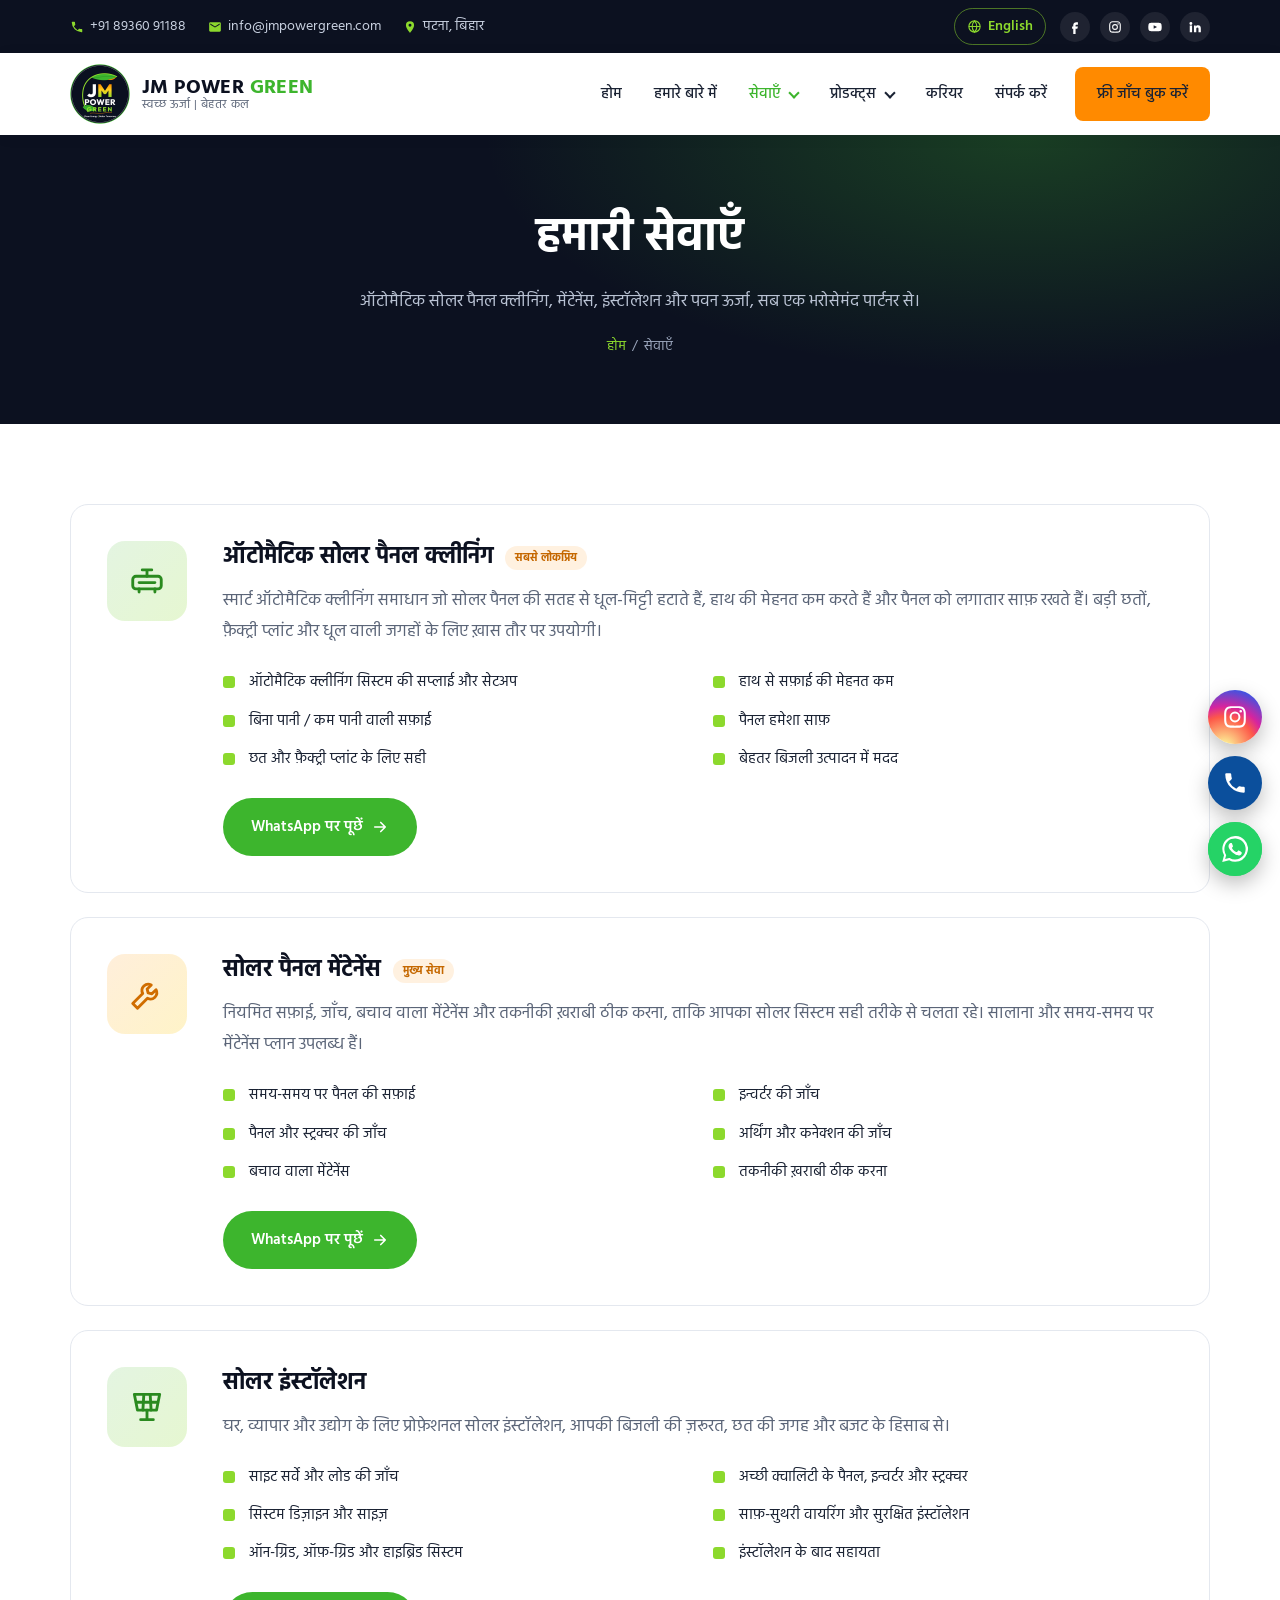
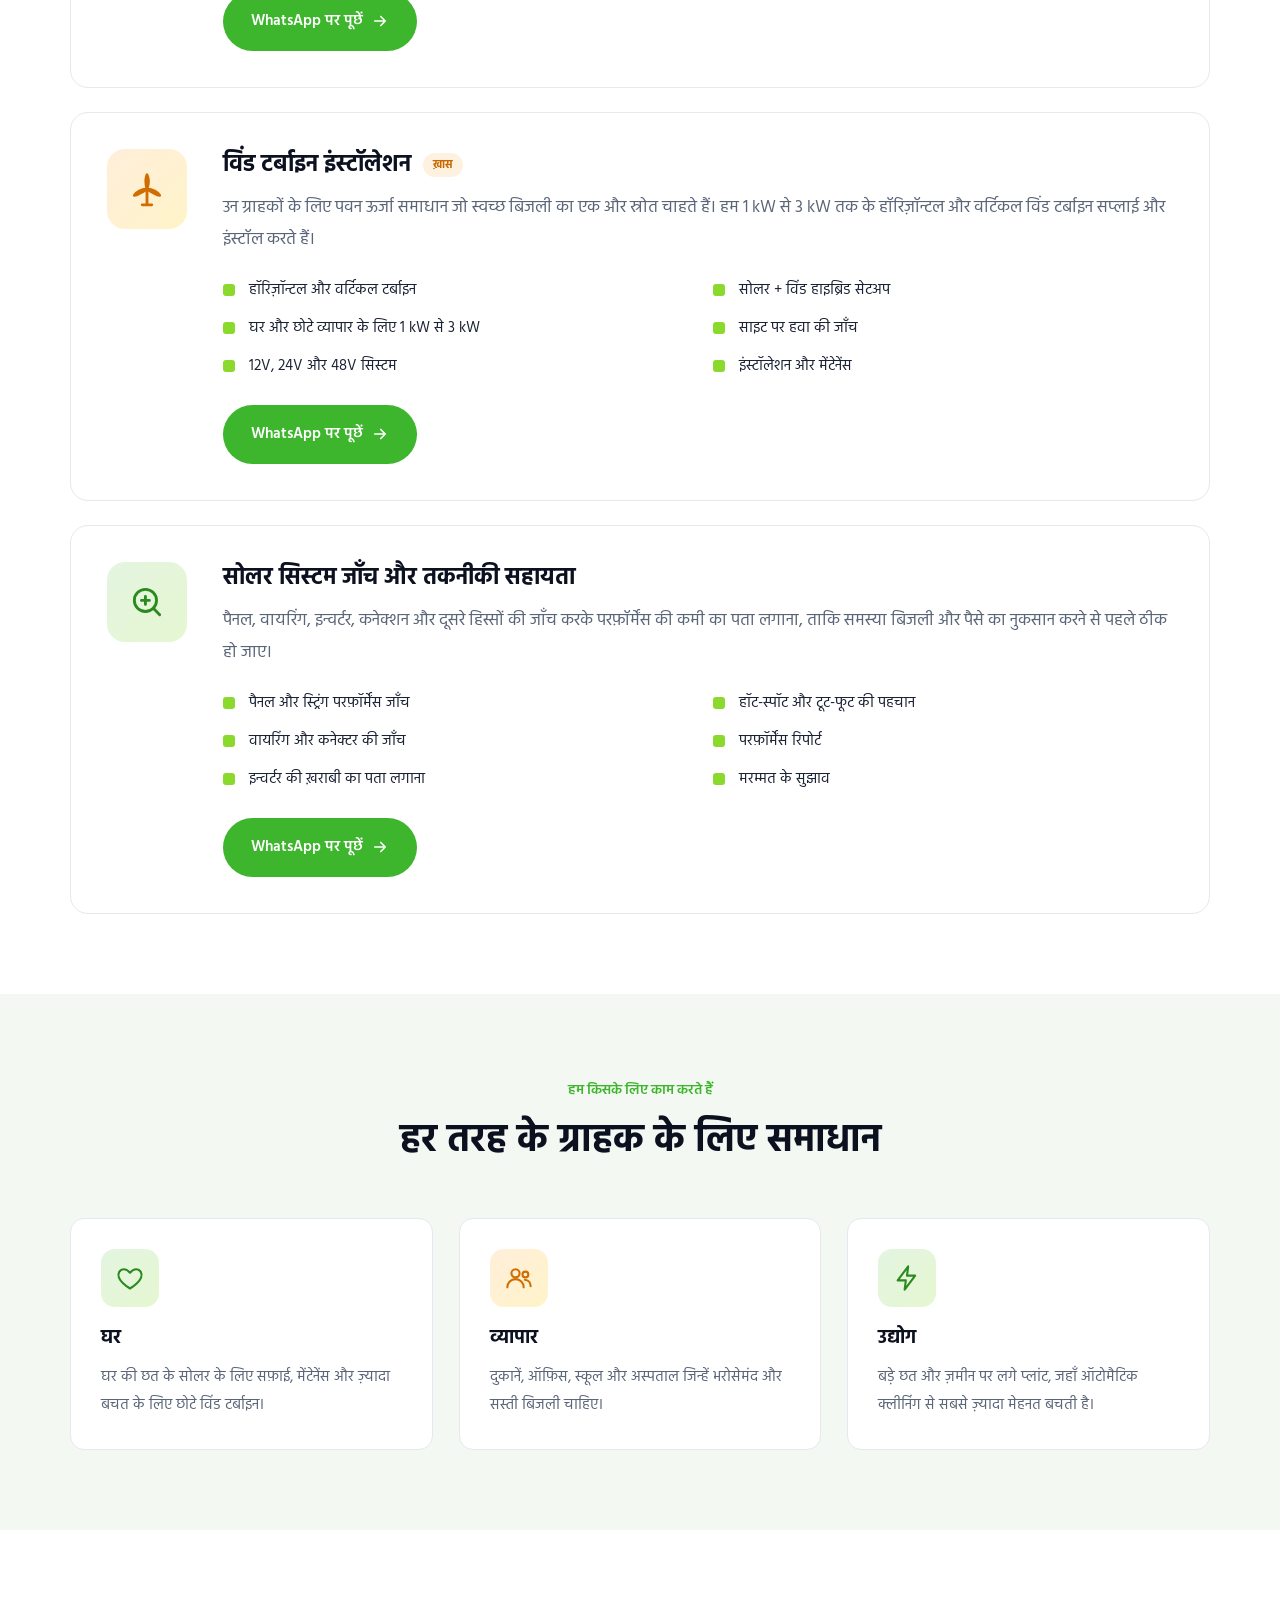
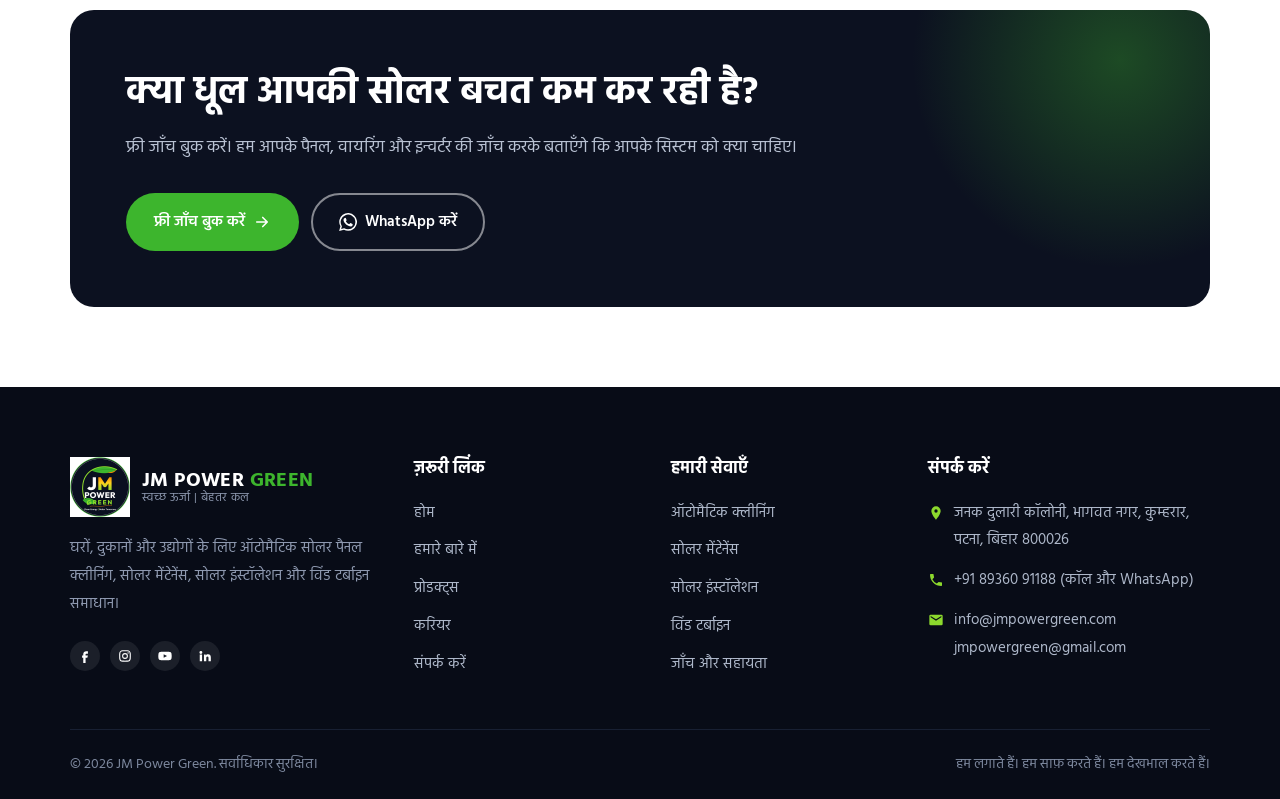
<file: hi/services.html>
<!DOCTYPE html>
<html lang="hi">
<head>
<meta charset="utf-8">
<meta name="viewport" content="width=device-width, initial-scale=1">
<title>सेवाएँ | सोलर पैनल क्लीनिंग, मेंटेनेंस, इंस्टॉलेशन और विंड टर्बाइन | JM Power Green</title>
<meta name="description" content="JM Power Green, पटना द्वारा ऑटोमैटिक सोलर पैनल क्लीनिंग, सोलर मेंटेनेंस, सोलर इंस्टॉलेशन, विंड टर्बाइन इंस्टॉलेशन और जाँच सेवाएँ।">
<link rel="canonical" href="https://www.jmpowergreen.com/hi/services.html">
<link rel="alternate" hreflang="en" href="https://www.jmpowergreen.com/services.html">
<link rel="alternate" hreflang="hi" href="https://www.jmpowergreen.com/hi/services.html">
<link rel="alternate" hreflang="x-default" href="https://www.jmpowergreen.com/services.html">
<meta property="og:title" content="सेवाएँ | सोलर पैनल क्लीनिंग, मेंटेनेंस, इंस्टॉलेशन और विंड टर्बाइन | JM Power Green">
<meta property="og:description" content="JM Power Green, पटना द्वारा ऑटोमैटिक सोलर पैनल क्लीनिंग, सोलर मेंटेनेंस, सोलर इंस्टॉलेशन, विंड टर्बाइन इंस्टॉलेशन और जाँच सेवाएँ।">
<meta property="og:image" content="https://www.jmpowergreen.com/images/logo-512.png">
<meta name="theme-color" content="#0c1120">
<link rel="icon" type="image/png" href="../images/favicon.png">
<link rel="preconnect" href="https://fonts.googleapis.com">
<link rel="preconnect" href="https://fonts.gstatic.com" crossorigin>
<link href="https://fonts.googleapis.com/css2?family=Poppins:wght@400;500;600;700&family=Hind:wght@400;500;600;700&display=swap" rel="stylesheet">
<link rel="stylesheet" href="../css/style.css">
</head>
<body>
<div class="topbar"><div class="container">
 <div class="tb-left">
  <span><svg viewBox="0 0 24 24" aria-hidden="true"><path d="M6.6 10.8a15.1 15.1 0 006.6 6.6l2.2-2.2a1 1 0 011-.25 11.4 11.4 0 003.6.57 1 1 0 011 1V20a1 1 0 01-1 1A17 17 0 013 4a1 1 0 011-1h3.5a1 1 0 011 1c0 1.25.2 2.45.57 3.57a1 1 0 01-.25 1z"/></svg><a href="tel:+918936091188">+91 89360 91188</a></span>
  <span><svg viewBox="0 0 24 24" aria-hidden="true"><path d="M20 4H4a2 2 0 00-2 2v12a2 2 0 002 2h16a2 2 0 002-2V6a2 2 0 00-2-2zm0 4-8 5-8-5V6l8 5 8-5v2z"/></svg><a href="mailto:info@jmpowergreen.com">info@jmpowergreen.com</a></span>
  <span class="hide-sm"><svg viewBox="0 0 24 24" aria-hidden="true"><path d="M12 2a7 7 0 00-7 7c0 5.2 7 13 7 13s7-7.8 7-13a7 7 0 00-7-7zm0 9.5A2.5 2.5 0 1112 6.5a2.5 2.5 0 010 5z"/></svg>पटना, बिहार</span>
 </div>
 <div class="tb-right"><a class="lang-switch" href="../services.html" hreflang="en" lang="en" title="View in English"><svg viewBox="0 0 24 24" aria-hidden="true"><circle cx="12" cy="12" r="9"/><path d="M3 12h18M12 3c2.5 2.7 3.8 5.7 3.8 9s-1.3 6.3-3.8 9c-2.5-2.7-3.8-5.7-3.8-9S9.5 5.7 12 3z"/></svg>English</a><div class="socials"><a href="#" target="_blank" rel="noopener" aria-label="Facebook"><svg viewBox="0 0 24 24" aria-hidden="true"><path d="M14 8h3V4h-3c-2.8 0-5 2.2-5 5v2H7v4h2v9h4v-9h3l1-4h-4V9c0-.6.4-1 1-1z"/></svg></a><a href="#" target="_blank" rel="noopener" aria-label="Instagram"><svg viewBox="0 0 24 24" aria-hidden="true"><path d="M12 7a5 5 0 100 10 5 5 0 000-10zm0 8.2a3.2 3.2 0 110-6.4 3.2 3.2 0 010 6.4zM17.3 5.5a1.2 1.2 0 100 2.4 1.2 1.2 0 000-2.4zM12 2c-2.7 0-3 0-4.1.1C4.4 2.3 2.3 4.4 2.1 7.9 2 9 2 9.3 2 12s0 3 .1 4.1c.2 3.5 2.3 5.6 5.8 5.8 1.1.1 1.4.1 4.1.1s3 0 4.1-.1c3.5-.2 5.6-2.3 5.8-5.8.1-1.1.1-1.4.1-4.1s0-3-.1-4.1c-.2-3.5-2.3-5.6-5.8-5.8C15 2 14.7 2 12 2zm0 1.8c2.7 0 3 0 4 .1 2.6.1 3.9 1.4 4 4 .1 1 .1 1.3.1 4s0 3-.1 4c-.1 2.6-1.4 3.9-4 4-1 .1-1.3.1-4 .1s-3 0-4-.1c-2.6-.1-3.9-1.4-4-4-.1-1-.1-1.3-.1-4s0-3 .1-4c.1-2.6 1.4-3.9 4-4 1-.1 1.3-.1 4-.1z"/></svg></a><a href="#" target="_blank" rel="noopener" aria-label="Youtube"><svg viewBox="0 0 24 24" aria-hidden="true"><path d="M23 7.2a3 3 0 00-2.1-2.1C19 4.6 12 4.6 12 4.6s-7 0-8.9.5A3 3 0 001 7.2 31 31 0 00.5 12 31 31 0 001 16.8a3 3 0 002.1 2.1c1.9.5 8.9.5 8.9.5s7 0 8.9-.5a3 3 0 002.1-2.1 31 31 0 00.5-4.8 31 31 0 00-.5-4.8zM9.7 15V9l5.8 3-5.8 3z"/></svg></a><a href="#" target="_blank" rel="noopener" aria-label="Linkedin"><svg viewBox="0 0 24 24" aria-hidden="true"><path d="M4.98 3.5a2.5 2.5 0 11-.02 5 2.5 2.5 0 01.02-5zM3 9.5h4V21H3V9.5zM9.5 9.5h3.8v1.6h.1c.5-1 1.8-2 3.8-2 4 0 4.8 2.6 4.8 6V21h-4v-5.2c0-1.2 0-2.9-1.8-2.9s-2 1.4-2 2.8V21h-4V9.5z"/></svg></a></div></div>
</div></div>
<header class="header"><div class="container">
 <a class="brand" href="index.html" aria-label="JM Power Green होम">
  <img src="../images/logo.png" alt="JM Power Green लोगो" width="60" height="60">
  <span class="bt"><strong>JM POWER <em>GREEN</em></strong><small>स्वच्छ ऊर्जा | बेहतर कल</small></span>
 </a>
 <nav class="nav" aria-label="Main">
  <a href="index.html">होम</a><a href="about.html">हमारे बारे में</a><div class="dd"><a href="services.html" class="active">सेवाएँ</a><div class="dd-menu"><a href="services.html#automatic-cleaning">ऑटोमैटिक सोलर पैनल क्लीनिंग</a><a href="services.html#maintenance">सोलर पैनल मेंटेनेंस</a><a href="services.html#installation">सोलर इंस्टॉलेशन</a><a href="services.html#wind">विंड टर्बाइन इंस्टॉलेशन</a><a href="services.html#inspection">जाँच और तकनीकी सहायता</a></div></div><div class="dd"><a href="products.html">प्रोडक्ट्स</a><div class="dd-menu"><a href="products.html">विंड टर्बाइन</a><a href="products.html#enquire">कीमत जानें</a></div></div><a href="careers.html">करियर</a><a href="contact.html">संपर्क करें</a>
  <a class="btn btn-orange" href="contact.html#form">फ्री जाँच बुक करें</a>
 </nav>
 <a class="lang-switch lang-mobile" href="../services.html" hreflang="en" lang="en" title="View in English"><svg viewBox="0 0 24 24" aria-hidden="true"><circle cx="12" cy="12" r="9"/><path d="M3 12h18M12 3c2.5 2.7 3.8 5.7 3.8 9s-1.3 6.3-3.8 9c-2.5-2.7-3.8-5.7-3.8-9S9.5 5.7 12 3z"/></svg>English</a>
 <button class="menu-toggle" aria-label="मेनू खोलें" aria-expanded="false"><span></span><span></span><span></span></button>
</div></header>
<main>

<section class="page-banner"><div class="container">
<h1>हमारी सेवाएँ</h1><p>ऑटोमैटिक सोलर पैनल क्लीनिंग, मेंटेनेंस, इंस्टॉलेशन और पवन ऊर्जा, सब एक भरोसेमंद पार्टनर से।</p>
<div class="crumbs"><a href="index.html">होम</a> &nbsp;/&nbsp; सेवाएँ</div>
</div></section>
<section class="section"><div class="container"><div class="service-block reveal" id="automatic-cleaning">
 <div class="icon "><svg viewBox="0 0 24 24" aria-hidden="true"><rect x="3" y="9" width="18" height="8" rx="2"/><path d="M7 17v2M17 17v2M12 9V5M9 5h6M7 13h10"/></svg></div>
 <div><h3>ऑटोमैटिक सोलर पैनल क्लीनिंग <span class="pill">सबसे लोकप्रिय</span></h3><p>स्मार्ट ऑटोमैटिक क्लीनिंग समाधान जो सोलर पैनल की सतह से धूल-मिट्टी हटाते हैं, हाथ की मेहनत कम करते हैं और पैनल को लगातार साफ़ रखते हैं। बड़ी छतों, फ़ैक्ट्री प्लांट और धूल वाली जगहों के लिए ख़ास तौर पर उपयोगी।</p>
 <ul><li>ऑटोमैटिक क्लीनिंग सिस्टम की सप्लाई और सेटअप</li><li>बिना पानी / कम पानी वाली सफ़ाई</li><li>छत और फ़ैक्ट्री प्लांट के लिए सही</li><li>हाथ से सफ़ाई की मेहनत कम</li><li>पैनल हमेशा साफ़</li><li>बेहतर बिजली उत्पादन में मदद</li></ul>
 <a class="btn btn-primary" href="https://wa.me/918936091188?text=%E0%A4%A8%E0%A4%AE%E0%A4%B8%E0%A5%8D%E0%A4%A4%E0%A5%87%20JM%20Power%2C%20%E0%A4%AE%E0%A5%81%E0%A4%9D%E0%A5%87%20%E0%A4%91%E0%A4%9F%E0%A5%8B%E0%A4%AE%E0%A5%88%E0%A4%9F%E0%A4%BF%E0%A4%95%20%E0%A4%B8%E0%A5%8B%E0%A4%B2%E0%A4%B0%20%E0%A4%AA%E0%A5%88%E0%A4%A8%E0%A4%B2%20%E0%A4%95%E0%A5%8D%E0%A4%B2%E0%A5%80%E0%A4%A8%E0%A4%BF%E0%A4%82%E0%A4%97%20%28Automatic%20Solar%20Panel%20Cleaning%29%20%E0%A4%95%E0%A5%87%20%E0%A4%AC%E0%A4%BE%E0%A4%B0%E0%A5%87%20%E0%A4%AE%E0%A5%87%E0%A4%82%20%E0%A4%9C%E0%A4%BE%E0%A4%A8%E0%A4%95%E0%A4%BE%E0%A4%B0%E0%A5%80%20%E0%A4%9A%E0%A4%BE%E0%A4%B9%E0%A4%BF%E0%A4%8F%E0%A5%A4" target="_blank" rel="noopener">WhatsApp पर पूछें <svg viewBox="0 0 24 24" fill="none" stroke="currentColor" stroke-width="2.2" stroke-linecap="round" stroke-linejoin="round" aria-hidden="true"><path d="M5 12h14M13 6l6 6-6 6"/></svg></a></div>
</div><div class="service-block reveal" id="maintenance">
 <div class="icon orange"><svg viewBox="0 0 24 24" aria-hidden="true"><path d="M14.7 6.3a4 4 0 00-5.4 5.4L3 18l3 3 6.3-6.3a4 4 0 005.4-5.4l-2.6 2.6-2.4-.6-.6-2.4 2.6-2.6z"/></svg></div>
 <div><h3>सोलर पैनल मेंटेनेंस <span class="pill">मुख्य सेवा</span></h3><p>नियमित सफ़ाई, जाँच, बचाव वाला मेंटेनेंस और तकनीकी ख़राबी ठीक करना, ताकि आपका सोलर सिस्टम सही तरीके से चलता रहे। सालाना और समय-समय पर मेंटेनेंस प्लान उपलब्ध हैं।</p>
 <ul><li>समय-समय पर पैनल की सफ़ाई</li><li>पैनल और स्ट्रक्चर की जाँच</li><li>बचाव वाला मेंटेनेंस</li><li>इन्वर्टर की जाँच</li><li>अर्थिंग और कनेक्शन की जाँच</li><li>तकनीकी ख़राबी ठीक करना</li></ul>
 <a class="btn btn-primary" href="https://wa.me/918936091188?text=%E0%A4%A8%E0%A4%AE%E0%A4%B8%E0%A5%8D%E0%A4%A4%E0%A5%87%20JM%20Power%2C%20%E0%A4%AE%E0%A5%81%E0%A4%9D%E0%A5%87%20%E0%A4%B8%E0%A5%8B%E0%A4%B2%E0%A4%B0%20%E0%A4%AA%E0%A5%88%E0%A4%A8%E0%A4%B2%20%E0%A4%AE%E0%A5%87%E0%A4%82%E0%A4%9F%E0%A5%87%E0%A4%A8%E0%A5%87%E0%A4%82%E0%A4%B8%20%28Solar%20Panel%20Maintenance%29%20%E0%A4%95%E0%A5%87%20%E0%A4%AC%E0%A4%BE%E0%A4%B0%E0%A5%87%20%E0%A4%AE%E0%A5%87%E0%A4%82%20%E0%A4%9C%E0%A4%BE%E0%A4%A8%E0%A4%95%E0%A4%BE%E0%A4%B0%E0%A5%80%20%E0%A4%9A%E0%A4%BE%E0%A4%B9%E0%A4%BF%E0%A4%8F%E0%A5%A4" target="_blank" rel="noopener">WhatsApp पर पूछें <svg viewBox="0 0 24 24" fill="none" stroke="currentColor" stroke-width="2.2" stroke-linecap="round" stroke-linejoin="round" aria-hidden="true"><path d="M5 12h14M13 6l6 6-6 6"/></svg></a></div>
</div><div class="service-block reveal" id="installation">
 <div class="icon "><svg viewBox="0 0 24 24" aria-hidden="true"><path d="M4 4h16l-2 10H6L4 4z"/><path d="M5.2 9h13.6M10 4l-.6 10M14 4l.6 10M12 14v6M8 20h8"/></svg></div>
 <div><h3>सोलर इंस्टॉलेशन</h3><p>घर, व्यापार और उद्योग के लिए प्रोफ़ेशनल सोलर इंस्टॉलेशन, आपकी बिजली की ज़रूरत, छत की जगह और बजट के हिसाब से।</p>
 <ul><li>साइट सर्वे और लोड की जाँच</li><li>सिस्टम डिज़ाइन और साइज़</li><li>ऑन-ग्रिड, ऑफ़-ग्रिड और हाइब्रिड सिस्टम</li><li>अच्छी क्वालिटी के पैनल, इन्वर्टर और स्ट्रक्चर</li><li>साफ़-सुथरी वायरिंग और सुरक्षित इंस्टॉलेशन</li><li>इंस्टॉलेशन के बाद सहायता</li></ul>
 <a class="btn btn-primary" href="https://wa.me/918936091188?text=%E0%A4%A8%E0%A4%AE%E0%A4%B8%E0%A5%8D%E0%A4%A4%E0%A5%87%20JM%20Power%2C%20%E0%A4%AE%E0%A5%81%E0%A4%9D%E0%A5%87%20%E0%A4%B8%E0%A5%8B%E0%A4%B2%E0%A4%B0%20%E0%A4%87%E0%A4%82%E0%A4%B8%E0%A5%8D%E0%A4%9F%E0%A5%89%E0%A4%B2%E0%A5%87%E0%A4%B6%E0%A4%A8%20%28Solar%20Installation%29%20%E0%A4%95%E0%A5%87%20%E0%A4%AC%E0%A4%BE%E0%A4%B0%E0%A5%87%20%E0%A4%AE%E0%A5%87%E0%A4%82%20%E0%A4%9C%E0%A4%BE%E0%A4%A8%E0%A4%95%E0%A4%BE%E0%A4%B0%E0%A5%80%20%E0%A4%9A%E0%A4%BE%E0%A4%B9%E0%A4%BF%E0%A4%8F%E0%A5%A4" target="_blank" rel="noopener">WhatsApp पर पूछें <svg viewBox="0 0 24 24" fill="none" stroke="currentColor" stroke-width="2.2" stroke-linecap="round" stroke-linejoin="round" aria-hidden="true"><path d="M5 12h14M13 6l6 6-6 6"/></svg></a></div>
</div><div class="service-block reveal" id="wind">
 <div class="icon orange"><svg viewBox="0 0 24 24" aria-hidden="true"><path d="M12 12v10M9 22h6"/><path d="M12 12c-1-3.5-1-6.5 0-9 1.2 2.6 1.2 5.6 0 9z"/><path d="M12 12c3 2 5.4 3.6 8 4-1.6-2.2-4.5-3.6-8-4z"/><path d="M12 12c-3 2-5.4 3.6-8 4 1.6-2.2 4.5-3.6 8-4z"/></svg></div>
 <div><h3>विंड टर्बाइन इंस्टॉलेशन <span class="pill">ख़ास</span></h3><p>उन ग्राहकों के लिए पवन ऊर्जा समाधान जो स्वच्छ बिजली का एक और स्रोत चाहते हैं। हम 1 kW से 3 kW तक के हॉरिज़ॉन्टल और वर्टिकल विंड टर्बाइन सप्लाई और इंस्टॉल करते हैं।</p>
 <ul><li>हॉरिज़ॉन्टल और वर्टिकल टर्बाइन</li><li>घर और छोटे व्यापार के लिए 1 kW से 3 kW</li><li>12V, 24V और 48V सिस्टम</li><li>सोलर + विंड हाइब्रिड सेटअप</li><li>साइट पर हवा की जाँच</li><li>इंस्टॉलेशन और मेंटेनेंस</li></ul>
 <a class="btn btn-primary" href="https://wa.me/918936091188?text=%E0%A4%A8%E0%A4%AE%E0%A4%B8%E0%A5%8D%E0%A4%A4%E0%A5%87%20JM%20Power%2C%20%E0%A4%AE%E0%A5%81%E0%A4%9D%E0%A5%87%20%E0%A4%B5%E0%A4%BF%E0%A4%82%E0%A4%A1%20%E0%A4%9F%E0%A4%B0%E0%A5%8D%E0%A4%AC%E0%A4%BE%E0%A4%87%E0%A4%A8%20%E0%A4%87%E0%A4%82%E0%A4%B8%E0%A5%8D%E0%A4%9F%E0%A5%89%E0%A4%B2%E0%A5%87%E0%A4%B6%E0%A4%A8%20%28Wind%20Turbine%20Installation%29%20%E0%A4%95%E0%A5%87%20%E0%A4%AC%E0%A4%BE%E0%A4%B0%E0%A5%87%20%E0%A4%AE%E0%A5%87%E0%A4%82%20%E0%A4%9C%E0%A4%BE%E0%A4%A8%E0%A4%95%E0%A4%BE%E0%A4%B0%E0%A5%80%20%E0%A4%9A%E0%A4%BE%E0%A4%B9%E0%A4%BF%E0%A4%8F%E0%A5%A4" target="_blank" rel="noopener">WhatsApp पर पूछें <svg viewBox="0 0 24 24" fill="none" stroke="currentColor" stroke-width="2.2" stroke-linecap="round" stroke-linejoin="round" aria-hidden="true"><path d="M5 12h14M13 6l6 6-6 6"/></svg></a></div>
</div><div class="service-block reveal" id="inspection">
 <div class="icon "><svg viewBox="0 0 24 24" aria-hidden="true"><circle cx="11" cy="11" r="7"/><path d="M20 20l-4-4M8.5 11h5M11 8.5v5"/></svg></div>
 <div><h3>सोलर सिस्टम जाँच और तकनीकी सहायता</h3><p>पैनल, वायरिंग, इन्वर्टर, कनेक्शन और दूसरे हिस्सों की जाँच करके परफ़ॉर्मेंस की कमी का पता लगाना, ताकि समस्या बिजली और पैसे का नुकसान करने से पहले ठीक हो जाए।</p>
 <ul><li>पैनल और स्ट्रिंग परफ़ॉर्मेंस जाँच</li><li>वायरिंग और कनेक्टर की जाँच</li><li>इन्वर्टर की ख़राबी का पता लगाना</li><li>हॉट-स्पॉट और टूट-फूट की पहचान</li><li>परफ़ॉर्मेंस रिपोर्ट</li><li>मरम्मत के सुझाव</li></ul>
 <a class="btn btn-primary" href="https://wa.me/918936091188?text=%E0%A4%A8%E0%A4%AE%E0%A4%B8%E0%A5%8D%E0%A4%A4%E0%A5%87%20JM%20Power%2C%20%E0%A4%AE%E0%A5%81%E0%A4%9D%E0%A5%87%20%E0%A4%B8%E0%A5%8B%E0%A4%B2%E0%A4%B0%20%E0%A4%B8%E0%A4%BF%E0%A4%B8%E0%A5%8D%E0%A4%9F%E0%A4%AE%20%E0%A4%9C%E0%A4%BE%E0%A4%81%E0%A4%9A%20%E0%A4%94%E0%A4%B0%20%E0%A4%A4%E0%A4%95%E0%A4%A8%E0%A5%80%E0%A4%95%E0%A5%80%20%E0%A4%B8%E0%A4%B9%E0%A4%BE%E0%A4%AF%E0%A4%A4%E0%A4%BE%20%28Solar%20System%20Inspection%20and%20Technical%20Support%29%20%E0%A4%95%E0%A5%87%20%E0%A4%AC%E0%A4%BE%E0%A4%B0%E0%A5%87%20%E0%A4%AE%E0%A5%87%E0%A4%82%20%E0%A4%9C%E0%A4%BE%E0%A4%A8%E0%A4%95%E0%A4%BE%E0%A4%B0%E0%A5%80%20%E0%A4%9A%E0%A4%BE%E0%A4%B9%E0%A4%BF%E0%A4%8F%E0%A5%A4" target="_blank" rel="noopener">WhatsApp पर पूछें <svg viewBox="0 0 24 24" fill="none" stroke="currentColor" stroke-width="2.2" stroke-linecap="round" stroke-linejoin="round" aria-hidden="true"><path d="M5 12h14M13 6l6 6-6 6"/></svg></a></div>
</div></div></section>
<section class="section soft"><div class="container">
 <div class="section-head reveal"><span class="eyebrow">हम किसके लिए काम करते हैं</span><h2>हर तरह के ग्राहक के लिए समाधान</h2></div>
 <div class="grid g3">
  <div class="card reveal"><div class="icon "><svg viewBox="0 0 24 24" aria-hidden="true"><path d="M12 21s-7.5-4.6-9.5-9.3C1 8 3.3 4.5 6.8 4.5c2 0 3.6 1.1 5.2 3 1.6-1.9 3.2-3 5.2-3 3.5 0 5.8 3.5 4.3 7.2C19.5 16.4 12 21 12 21z"/></svg></div><h3>घर</h3><p>घर की छत के सोलर के लिए सफ़ाई, मेंटेनेंस और ज़्यादा बचत के लिए छोटे विंड टर्बाइन।</p></div>
  <div class="card reveal"><div class="icon orange"><svg viewBox="0 0 24 24" aria-hidden="true"><circle cx="9" cy="8" r="3.5"/><path d="M2 20c0-3.9 3.1-7 7-7s7 3.1 7 7"/><circle cx="17.5" cy="9" r="2.5"/><path d="M17 13.5c2.8.3 5 2.6 5 5.5"/></svg></div><h3>व्यापार</h3><p>दुकानें, ऑफ़िस, स्कूल और अस्पताल जिन्हें भरोसेमंद और सस्ती बिजली चाहिए।</p></div>
  <div class="card reveal"><div class="icon "><svg viewBox="0 0 24 24" aria-hidden="true"><path d="M13 2L4 14h7l-1 8 9-12h-7l1-8z"/></svg></div><h3>उद्योग</h3><p>बड़े छत और ज़मीन पर लगे प्लांट, जहाँ ऑटोमैटिक क्लीनिंग से सबसे ज़्यादा मेहनत बचती है।</p></div>
 </div>
</div></section>
<section class="section"><div class="container"><div class="cta reveal">
<div><h2>क्या धूल आपकी सोलर बचत कम कर रही है?</h2><p>फ्री जाँच बुक करें। हम आपके पैनल, वायरिंग और इन्वर्टर की जाँच करके बताएँगे कि आपके सिस्टम को क्या चाहिए।</p></div>
<div class="actions"><a class="btn btn-primary" href="contact.html#form">फ्री जाँच बुक करें <svg viewBox="0 0 24 24" fill="none" stroke="currentColor" stroke-width="2.2" stroke-linecap="round" stroke-linejoin="round" aria-hidden="true"><path d="M5 12h14M13 6l6 6-6 6"/></svg></a>
<a class="btn btn-outline" href="https://wa.me/918936091188?text=%E0%A4%A8%E0%A4%AE%E0%A4%B8%E0%A5%8D%E0%A4%A4%E0%A5%87%20JM%20Power%2C%20%E0%A4%AE%E0%A5%81%E0%A4%9D%E0%A5%87%20%E0%A4%AB%E0%A5%8D%E0%A4%B0%E0%A5%80%20%E0%A4%B8%E0%A5%8B%E0%A4%B2%E0%A4%B0%20%E0%A4%9C%E0%A4%BE%E0%A4%81%E0%A4%9A%20%E0%A4%AC%E0%A5%81%E0%A4%95%20%E0%A4%95%E0%A4%B0%E0%A4%A8%E0%A5%80%20%E0%A4%B9%E0%A5%88%E0%A5%A4" target="_blank" rel="noopener"><svg viewBox="0 0 24 24" fill="currentColor" aria-hidden="true"><path d="M17.5 14.4c-.3-.1-1.8-.9-2-1-.3-.1-.5-.1-.7.1l-.9 1.2c-.2.2-.3.2-.6.1a8 8 0 01-2.4-1.5 9 9 0 01-1.6-2c-.2-.3 0-.5.1-.6l.4-.5.3-.5v-.5l-.9-2.2c-.2-.6-.5-.5-.7-.5h-.6a1.1 1.1 0 00-.8.4 3.4 3.4 0 00-1.1 2.5 5.9 5.9 0 001.2 3.1 13.4 13.4 0 005.2 4.6c1.9.8 2.7.9 3.6.8a3.1 3.1 0 002-1.4 2.5 2.5 0 00.2-1.4c-.1-.1-.3-.2-.6-.3zM12 21.8a9.8 9.8 0 01-5-1.4l-.4-.2-3.7 1 1-3.6-.2-.4A9.8 9.8 0 1112 21.8zM20.5 3.5A11.8 11.8 0 001.9 17.7L.2 24l6.4-1.7a11.8 11.8 0 005.6 1.4A11.9 11.9 0 0020.5 3.5z"/></svg> WhatsApp करें</a></div>
</div></div></section>

</main>
<footer class="footer"><div class="container">
 <div class="cols">
  <div>
   <a class="brand" href="index.html"><img src="../images/logo.png" alt="JM Power Green लोगो" width="60" height="60"><span class="bt"><strong>JM POWER <em>GREEN</em></strong><small>स्वच्छ ऊर्जा | बेहतर कल</small></span></a>
   <p class="about-f">घरों, दुकानों और उद्योगों के लिए ऑटोमैटिक सोलर पैनल क्लीनिंग, सोलर मेंटेनेंस, सोलर इंस्टॉलेशन और विंड टर्बाइन समाधान।</p>
   <div class="socials"><a href="#" target="_blank" rel="noopener" aria-label="Facebook"><svg viewBox="0 0 24 24" aria-hidden="true"><path d="M14 8h3V4h-3c-2.8 0-5 2.2-5 5v2H7v4h2v9h4v-9h3l1-4h-4V9c0-.6.4-1 1-1z"/></svg></a><a href="#" target="_blank" rel="noopener" aria-label="Instagram"><svg viewBox="0 0 24 24" aria-hidden="true"><path d="M12 7a5 5 0 100 10 5 5 0 000-10zm0 8.2a3.2 3.2 0 110-6.4 3.2 3.2 0 010 6.4zM17.3 5.5a1.2 1.2 0 100 2.4 1.2 1.2 0 000-2.4zM12 2c-2.7 0-3 0-4.1.1C4.4 2.3 2.3 4.4 2.1 7.9 2 9 2 9.3 2 12s0 3 .1 4.1c.2 3.5 2.3 5.6 5.8 5.8 1.1.1 1.4.1 4.1.1s3 0 4.1-.1c3.5-.2 5.6-2.3 5.8-5.8.1-1.1.1-1.4.1-4.1s0-3-.1-4.1c-.2-3.5-2.3-5.6-5.8-5.8C15 2 14.7 2 12 2zm0 1.8c2.7 0 3 0 4 .1 2.6.1 3.9 1.4 4 4 .1 1 .1 1.3.1 4s0 3-.1 4c-.1 2.6-1.4 3.9-4 4-1 .1-1.3.1-4 .1s-3 0-4-.1c-2.6-.1-3.9-1.4-4-4-.1-1-.1-1.3-.1-4s0-3 .1-4c.1-2.6 1.4-3.9 4-4 1-.1 1.3-.1 4-.1z"/></svg></a><a href="#" target="_blank" rel="noopener" aria-label="Youtube"><svg viewBox="0 0 24 24" aria-hidden="true"><path d="M23 7.2a3 3 0 00-2.1-2.1C19 4.6 12 4.6 12 4.6s-7 0-8.9.5A3 3 0 001 7.2 31 31 0 00.5 12 31 31 0 001 16.8a3 3 0 002.1 2.1c1.9.5 8.9.5 8.9.5s7 0 8.9-.5a3 3 0 002.1-2.1 31 31 0 00.5-4.8 31 31 0 00-.5-4.8zM9.7 15V9l5.8 3-5.8 3z"/></svg></a><a href="#" target="_blank" rel="noopener" aria-label="Linkedin"><svg viewBox="0 0 24 24" aria-hidden="true"><path d="M4.98 3.5a2.5 2.5 0 11-.02 5 2.5 2.5 0 01.02-5zM3 9.5h4V21H3V9.5zM9.5 9.5h3.8v1.6h.1c.5-1 1.8-2 3.8-2 4 0 4.8 2.6 4.8 6V21h-4v-5.2c0-1.2 0-2.9-1.8-2.9s-2 1.4-2 2.8V21h-4V9.5z"/></svg></a></div>
  </div>
  <div><h4>ज़रूरी लिंक</h4><ul><li><a href="index.html">होम</a></li><li><a href="about.html">हमारे बारे में</a></li><li><a href="products.html">प्रोडक्ट्स</a></li><li><a href="careers.html">करियर</a></li><li><a href="contact.html">संपर्क करें</a></li></ul></div>
  <div><h4>हमारी सेवाएँ</h4><ul><li><a href="services.html#automatic-cleaning">ऑटोमैटिक क्लीनिंग</a></li><li><a href="services.html#maintenance">सोलर मेंटेनेंस</a></li><li><a href="services.html#installation">सोलर इंस्टॉलेशन</a></li><li><a href="services.html#wind">विंड टर्बाइन</a></li><li><a href="services.html#inspection">जाँच और सहायता</a></li></ul></div>
  <div><h4>संपर्क करें</h4>
   <div class="fc"><svg viewBox="0 0 24 24" aria-hidden="true"><path d="M12 2a7 7 0 00-7 7c0 5.2 7 13 7 13s7-7.8 7-13a7 7 0 00-7-7zm0 9.5A2.5 2.5 0 1112 6.5a2.5 2.5 0 010 5z"/></svg><span>जनक दुलारी कॉलोनी, भागवत नगर, कुम्हरार, पटना, बिहार 800026</span></div>
   <div class="fc"><svg viewBox="0 0 24 24" aria-hidden="true"><path d="M6.6 10.8a15.1 15.1 0 006.6 6.6l2.2-2.2a1 1 0 011-.25 11.4 11.4 0 003.6.57 1 1 0 011 1V20a1 1 0 01-1 1A17 17 0 013 4a1 1 0 011-1h3.5a1 1 0 011 1c0 1.25.2 2.45.57 3.57a1 1 0 01-.25 1z"/></svg><a href="tel:+918936091188">+91 89360 91188 (कॉल और WhatsApp)</a></div>
   <div class="fc"><svg viewBox="0 0 24 24" aria-hidden="true"><path d="M20 4H4a2 2 0 00-2 2v12a2 2 0 002 2h16a2 2 0 002-2V6a2 2 0 00-2-2zm0 4-8 5-8-5V6l8 5 8-5v2z"/></svg><span><a href="mailto:info@jmpowergreen.com">info@jmpowergreen.com</a><br><a href="mailto:jmpowergreen@gmail.com">jmpowergreen@gmail.com</a></span></div>
  </div>
 </div>
 <div class="bottom"><span>&copy; <span data-year>2026</span> JM Power Green. सर्वाधिकार सुरक्षित।</span><span>हम लगाते हैं। हम साफ़ करते हैं। हम देखभाल करते हैं।</span></div>
</div></footer>
<div class="float">
 <a class="f-ig" href="#" target="_blank" rel="noopener" aria-label="Instagram"><span class="tip">Instagram पर फ़ॉलो करें</span><svg viewBox="0 0 24 24" aria-hidden="true"><path d="M12 7a5 5 0 100 10 5 5 0 000-10zm0 8.2a3.2 3.2 0 110-6.4 3.2 3.2 0 010 6.4zM17.3 5.5a1.2 1.2 0 100 2.4 1.2 1.2 0 000-2.4zM12 2c-2.7 0-3 0-4.1.1C4.4 2.3 2.3 4.4 2.1 7.9 2 9 2 9.3 2 12s0 3 .1 4.1c.2 3.5 2.3 5.6 5.8 5.8 1.1.1 1.4.1 4.1.1s3 0 4.1-.1c3.5-.2 5.6-2.3 5.8-5.8.1-1.1.1-1.4.1-4.1s0-3-.1-4.1c-.2-3.5-2.3-5.6-5.8-5.8C15 2 14.7 2 12 2zm0 1.8c2.7 0 3 0 4 .1 2.6.1 3.9 1.4 4 4 .1 1 .1 1.3.1 4s0 3-.1 4c-.1 2.6-1.4 3.9-4 4-1 .1-1.3.1-4 .1s-3 0-4-.1c-2.6-.1-3.9-1.4-4-4-.1-1-.1-1.3-.1-4s0-3 .1-4c.1-2.6 1.4-3.9 4-4 1-.1 1.3-.1 4-.1z"/></svg></a>
 <a class="f-call" href="tel:+918936091188" aria-label="कॉल करें"><span class="tip">कॉल करें +91 89360 91188</span><svg viewBox="0 0 24 24" aria-hidden="true"><path d="M6.6 10.8a15.1 15.1 0 006.6 6.6l2.2-2.2a1 1 0 011-.25 11.4 11.4 0 003.6.57 1 1 0 011 1V20a1 1 0 01-1 1A17 17 0 013 4a1 1 0 011-1h3.5a1 1 0 011 1c0 1.25.2 2.45.57 3.57a1 1 0 01-.25 1z"/></svg></a>
 <a class="f-wa" href="https://wa.me/918936091188?text=%E0%A4%A8%E0%A4%AE%E0%A4%B8%E0%A5%8D%E0%A4%A4%E0%A5%87%20JM%20Power%2C%20%E0%A4%AE%E0%A5%81%E0%A4%9D%E0%A5%87%20%E0%A4%86%E0%A4%AA%E0%A4%95%E0%A5%80%20%E0%A4%B8%E0%A5%8B%E0%A4%B2%E0%A4%B0%20%E0%A4%B8%E0%A5%87%E0%A4%B5%E0%A4%BE%E0%A4%93%E0%A4%82%20%E0%A4%95%E0%A5%87%20%E0%A4%AC%E0%A4%BE%E0%A4%B0%E0%A5%87%20%E0%A4%AE%E0%A5%87%E0%A4%82%20%E0%A4%9C%E0%A4%BE%E0%A4%A8%E0%A4%95%E0%A4%BE%E0%A4%B0%E0%A5%80%20%E0%A4%9A%E0%A4%BE%E0%A4%B9%E0%A4%BF%E0%A4%8F%E0%A5%A4" target="_blank" rel="noopener" aria-label="WhatsApp"><span class="tip">WhatsApp पर बात करें</span><svg viewBox="0 0 24 24" aria-hidden="true"><path d="M17.5 14.4c-.3-.1-1.8-.9-2-1-.3-.1-.5-.1-.7.1l-.9 1.2c-.2.2-.3.2-.6.1a8 8 0 01-2.4-1.5 9 9 0 01-1.6-2c-.2-.3 0-.5.1-.6l.4-.5.3-.5v-.5l-.9-2.2c-.2-.6-.5-.5-.7-.5h-.6a1.1 1.1 0 00-.8.4 3.4 3.4 0 00-1.1 2.5 5.9 5.9 0 001.2 3.1 13.4 13.4 0 005.2 4.6c1.9.8 2.7.9 3.6.8a3.1 3.1 0 002-1.4 2.5 2.5 0 00.2-1.4c-.1-.1-.3-.2-.6-.3zM12 21.8a9.8 9.8 0 01-5-1.4l-.4-.2-3.7 1 1-3.6-.2-.4A9.8 9.8 0 1112 21.8zM20.5 3.5A11.8 11.8 0 001.9 17.7L.2 24l6.4-1.7a11.8 11.8 0 005.6 1.4A11.9 11.9 0 0020.5 3.5z"/></svg></a>
</div>
<button class="to-top" aria-label="ऊपर जाएँ"><svg viewBox="0 0 24 24"><path d="M6 15l6-6 6 6"/></svg></button>
<script src="../js/main.js"></script>
</body>
</html>
</file>
<file: css/style.css>
/* JM Power Green — site styles */
:root{
  --navy:#0c1120;
  --navy-2:#141b2e;
  --navy-3:#1d2740;
  --green:#3db52d;
  --green-2:#8cd92d;
  --green-dark:#2a8a1f;
  --orange:#ff8a00;
  --yellow:#fdd023;
  --ink:#1a2233;
  --muted:#5b6578;
  --line:#e4e8ef;
  --bg:#ffffff;
  --bg-soft:#f4f8f2;
  --radius:14px;
  --shadow:0 10px 30px rgba(12,17,32,.08);
  --max:1180px;
}
*{box-sizing:border-box;margin:0;padding:0}
html{scroll-behavior:smooth;overflow-x:hidden}
body{font-family:"Poppins",system-ui,-apple-system,"Segoe UI",Roboto,Arial,sans-serif;color:var(--ink);background:var(--bg);line-height:1.7;font-size:16px}
img{max-width:100%;display:block}
a{color:inherit;text-decoration:none}
h1,h2,h3,h4{line-height:1.25;color:var(--navy);font-weight:700}
h1{font-size:clamp(2rem,4.6vw,3.4rem)}
h2{font-size:clamp(1.6rem,3.2vw,2.4rem)}
h3{font-size:1.2rem}
p{color:var(--muted)}
.container{width:100%;max-width:var(--max);margin:0 auto;padding:0 20px}
.section{padding:80px 0}
.section.soft{background:var(--bg-soft)}
.section.dark{background:var(--navy);color:#fff}
.section.dark h2,.section.dark h3{color:#fff}
.section.dark p{color:#b9c2d3}
.eyebrow{display:inline-block;font-size:.8rem;font-weight:600;letter-spacing:.14em;text-transform:uppercase;color:var(--green);margin-bottom:10px}
.section-head{max-width:760px;margin:0 auto 48px;text-align:center}
.section-head p{margin-top:14px}
.accent{background:linear-gradient(90deg,var(--orange),var(--yellow),var(--green-2));-webkit-background-clip:text;background-clip:text;color:transparent}

/* Buttons */
.btn{display:inline-flex;align-items:center;gap:8px;padding:13px 26px;border-radius:999px;font-weight:600;font-size:.95rem;transition:.25s;border:2px solid transparent;cursor:pointer;font-family:inherit}
.btn-primary{background:var(--green);color:#fff}
.btn-primary:hover{background:var(--green-dark);transform:translateY(-2px)}
.btn-orange{background:var(--orange);color:#fff}
.btn-orange:hover{background:#e67a00;transform:translateY(-2px)}
.btn-outline{border-color:rgba(255,255,255,.5);color:#fff}
.btn-outline:hover{background:#fff;color:var(--navy)}
.btn-ghost{border-color:var(--green);color:var(--green-dark)}
.btn-ghost:hover{background:var(--green);color:#fff}
.btn svg{width:18px;height:18px}

/* Top bar */
.topbar{background:var(--navy);color:#c9d1e0;font-size:.85rem}
.topbar .container{display:flex;justify-content:space-between;align-items:center;gap:16px;padding-top:8px;padding-bottom:8px;flex-wrap:wrap}
.topbar a:hover{color:var(--green-2)}
.topbar .tb-left{display:flex;gap:22px;flex-wrap:wrap}
.topbar .tb-left span{display:inline-flex;align-items:center;gap:6px}
.topbar svg{width:14px;height:14px;fill:var(--green-2)}
.socials{display:flex;gap:10px}
.socials a{width:30px;height:30px;border-radius:50%;display:grid;place-items:center;background:rgba(255,255,255,.08);transition:.2s}
.socials a:hover{background:var(--green)}
.socials svg{width:14px;height:14px;fill:#fff}

/* Header */
.header{position:sticky;top:0;z-index:50;background:rgba(255,255,255,.97);backdrop-filter:blur(8px);box-shadow:0 2px 14px rgba(12,17,32,.06)}
.header .container{display:flex;align-items:center;justify-content:space-between;height:82px;gap:20px}
.brand{display:flex;align-items:center;gap:12px}
.brand img{width:60px;height:60px}
.brand .bt{display:flex;flex-direction:column;line-height:1.1}
.brand strong{font-size:1.25rem;color:var(--navy);letter-spacing:.02em}
.brand strong em{font-style:normal;color:var(--green)}
.brand small{font-size:.72rem;color:var(--muted);letter-spacing:.04em}
.nav{display:flex;align-items:center;gap:4px}
.nav > a,.nav .dd > a{padding:10px 14px;font-weight:500;font-size:.95rem;color:var(--ink);border-radius:8px;display:inline-flex;align-items:center;gap:4px}
.nav > a:hover,.nav .dd > a:hover,.nav a.active{color:var(--green)}
.nav .dd{position:relative}
.nav .dd > a::after{content:"";width:6px;height:6px;border-right:2px solid currentColor;border-bottom:2px solid currentColor;transform:rotate(45deg);margin:-3px 0 0 6px}
.nav .dd-menu{position:absolute;top:100%;left:0;min-width:250px;background:#fff;border-radius:12px;box-shadow:var(--shadow);padding:8px;opacity:0;visibility:hidden;transform:translateY(8px);transition:.2s;border:1px solid var(--line)}
.nav .dd:hover .dd-menu,.nav .dd:focus-within .dd-menu{opacity:1;visibility:visible;transform:none}
.nav .dd-menu a{display:block;padding:10px 14px;border-radius:8px;font-size:.92rem}
.nav .dd-menu a:hover{background:var(--bg-soft);color:var(--green-dark)}
.nav .btn{margin-left:10px;padding:11px 20px}
.menu-toggle{display:none;background:none;border:0;width:44px;height:44px;cursor:pointer}
.menu-toggle span{display:block;width:26px;height:3px;background:var(--navy);margin:5px auto;border-radius:2px;transition:.3s}

/* Hero */
.hero{position:relative;background:radial-gradient(1200px 600px at 85% 20%,rgba(61,181,45,.25),transparent 60%),radial-gradient(800px 500px at 10% 90%,rgba(255,138,0,.18),transparent 60%),var(--navy);color:#fff;overflow:hidden}
.hero .container{display:grid;grid-template-columns:1.1fr .9fr;gap:40px;align-items:center;padding-top:90px;padding-bottom:100px}
.hero h1{color:#fff}
.hero p{color:#c3cbdb;font-size:1.08rem;margin:20px 0 32px;max-width:580px}
.hero .actions{display:flex;gap:14px;flex-wrap:wrap}
.hero .badge{display:inline-flex;align-items:center;gap:8px;background:rgba(140,217,45,.12);border:1px solid rgba(140,217,45,.35);color:var(--green-2);padding:7px 16px;border-radius:999px;font-size:.85rem;font-weight:500;margin-bottom:22px}
.hero .badge svg{width:16px;height:16px}
.hero-stats{display:flex;gap:34px;margin-top:44px;flex-wrap:wrap}
.hero-stats div strong{display:block;font-size:1.5rem;color:#fff}
.hero-stats div span{font-size:.85rem;color:#9aa5bb}
.hero-art{position:relative}
.hero-art svg{width:100%;height:auto;filter:drop-shadow(0 30px 60px rgba(0,0,0,.35))}

/* Page banner */
.page-banner{background:radial-gradient(900px 400px at 80% 0%,rgba(61,181,45,.28),transparent 60%),var(--navy);color:#fff;padding:70px 0 64px;text-align:center}
.page-banner h1{color:#fff;font-size:clamp(2rem,4vw,2.9rem)}
.page-banner p{color:#b9c2d3;max-width:680px;margin:14px auto 0}
.crumbs{font-size:.88rem;color:#9aa5bb;margin-top:16px}
.crumbs a{color:var(--green-2)}

/* Grid & cards */
.grid{display:grid;gap:26px}
.g2{grid-template-columns:repeat(2,1fr)}
.g3{grid-template-columns:repeat(3,1fr)}
.g4{grid-template-columns:repeat(4,1fr)}
.card{background:#fff;border:1px solid var(--line);border-radius:var(--radius);padding:30px;transition:.3s;position:relative}
.card:hover{transform:translateY(-6px);box-shadow:var(--shadow);border-color:transparent}
.card h3{margin:18px 0 10px}
.card p{font-size:.95rem}
.icon{width:58px;height:58px;border-radius:14px;display:grid;place-items:center;background:linear-gradient(135deg,rgba(61,181,45,.14),rgba(140,217,45,.22));color:var(--green-dark)}
.icon svg{width:28px;height:28px;stroke:currentColor;fill:none;stroke-width:1.8;stroke-linecap:round;stroke-linejoin:round}
.icon.orange{background:linear-gradient(135deg,rgba(255,138,0,.14),rgba(253,208,35,.25));color:#d06d00}
.card .tag{position:absolute;top:18px;right:18px;font-size:.7rem;font-weight:700;letter-spacing:.08em;text-transform:uppercase;background:var(--orange);color:#fff;padding:4px 10px;border-radius:999px}
.card .more{display:inline-flex;align-items:center;gap:6px;margin-top:16px;font-weight:600;color:var(--green-dark);font-size:.92rem}
.card .more:hover{gap:10px}
.section.dark .card{background:var(--navy-2);border-color:var(--navy-3)}
.section.dark .card p{color:#aeb8ca}

/* Split */
.split{display:grid;grid-template-columns:1fr 1fr;gap:60px;align-items:center}
.split .visual{border-radius:20px;overflow:hidden;background:var(--navy);box-shadow:var(--shadow)}
.split .visual svg{width:100%;height:auto;display:block}
.split h2{margin-bottom:18px}
.split p+p{margin-top:14px}
.checklist{list-style:none;margin-top:22px;display:grid;gap:12px}
.checklist li{display:flex;gap:12px;align-items:flex-start;color:var(--ink)}
.checklist li::before{content:"";flex:0 0 22px;height:22px;border-radius:50%;margin-top:3px;background:var(--green) url("data:image/svg+xml,%3Csvg xmlns='http://www.w3.org/2000/svg' viewBox='0 0 24 24' fill='none' stroke='white' stroke-width='3' stroke-linecap='round' stroke-linejoin='round'%3E%3Cpath d='M5 12l5 5L20 7'/%3E%3C/svg%3E") center/14px no-repeat}

/* Numbered reasons */
.reasons{counter-reset:r}
.reason{display:flex;gap:20px;padding:26px;border-radius:var(--radius);background:#fff;border:1px solid var(--line)}
.reason .num{flex:0 0 52px;height:52px;border-radius:12px;background:var(--navy);color:var(--green-2);display:grid;place-items:center;font-weight:700;font-size:1.2rem}
.reason h3{margin-bottom:6px}

/* Quote band */
.quote-band{background:linear-gradient(120deg,var(--green-dark),var(--green) 55%,var(--green-2));color:#fff;text-align:center;padding:64px 0}
.quote-band h2{color:#fff;max-width:860px;margin:0 auto}
.quote-band p{color:#eaf8e4;margin-top:12px;font-size:1.1rem;font-weight:500}

/* CTA */
.cta{background:var(--navy);border-radius:24px;padding:56px;display:flex;justify-content:space-between;align-items:center;gap:30px;flex-wrap:wrap;position:relative;overflow:hidden}
.cta::before{content:"";position:absolute;width:420px;height:420px;border-radius:50%;background:radial-gradient(circle,rgba(61,181,45,.35),transparent 70%);right:-120px;top:-160px}
.cta h2{color:#fff;position:relative}
.cta p{color:#b9c2d3;margin-top:10px;position:relative}
.cta .actions{display:flex;gap:12px;flex-wrap:wrap;position:relative}

/* Services detail */
.service-block{display:grid;grid-template-columns:90px 1fr;gap:26px;padding:36px;border:1px solid var(--line);border-radius:18px;background:#fff;scroll-margin-top:110px}
.service-block + .service-block{margin-top:24px}
.service-block .icon{width:80px;height:80px;border-radius:18px}
.service-block .icon svg{width:38px;height:38px}
.service-block h3{font-size:1.45rem;margin-bottom:10px;display:flex;align-items:center;gap:12px;flex-wrap:wrap}
.pill{font-size:.7rem;font-weight:700;letter-spacing:.08em;text-transform:uppercase;background:rgba(255,138,0,.12);color:#c56800;padding:4px 10px;border-radius:999px}
.service-block ul{columns:2;column-gap:30px;margin-top:16px}
.service-block ul li{list-style:none;break-inside:avoid;padding:5px 0 5px 26px;position:relative;color:var(--ink);font-size:.95rem}
.service-block ul li::before{content:"";position:absolute;left:0;top:13px;width:12px;height:12px;border-radius:3px;background:var(--green-2)}
.service-block .btn{margin-top:20px}

/* Products */
.filter{display:flex;justify-content:center;gap:10px;margin-bottom:36px;flex-wrap:wrap}
.filter button{border:1px solid var(--line);background:#fff;padding:9px 20px;border-radius:999px;font-family:inherit;font-weight:500;cursor:pointer;color:var(--ink);transition:.2s}
.filter button.on,.filter button:hover{background:var(--navy);color:#fff;border-color:var(--navy)}
.product{background:#fff;border:1px solid var(--line);border-radius:18px;overflow:hidden;display:flex;flex-direction:column;transition:.3s}
.product:hover{box-shadow:var(--shadow);transform:translateY(-6px)}
.product .pimg{background:linear-gradient(160deg,#e9f6ff 0%,#f4fbef 100%);aspect-ratio:4/3;display:grid;place-items:center;position:relative}
.product .pimg svg{width:62%;height:auto}
.product .ptype{position:absolute;top:14px;left:14px;background:var(--navy);color:#fff;font-size:.72rem;font-weight:600;padding:5px 12px;border-radius:999px;letter-spacing:.04em}
.product .pbody{padding:24px;display:flex;flex-direction:column;flex:1}
.product h3{font-size:1.12rem}
.specs{width:100%;border-collapse:collapse;margin:16px 0 20px;font-size:.9rem}
.specs td{padding:8px 0;border-bottom:1px dashed var(--line)}
.specs td:first-child{color:var(--muted)}
.specs td:last-child{text-align:right;font-weight:600;color:var(--ink)}
.product .price{display:flex;justify-content:space-between;align-items:center;margin-top:auto;gap:10px;flex-wrap:wrap}
.product .price span{font-size:.85rem;color:var(--muted)}
.product .price strong{display:block;color:var(--navy);font-size:1.05rem}
.product .btn{padding:10px 18px;font-size:.88rem}
.note{background:#fff8ec;border:1px solid #ffe2b5;color:#8a5200;border-radius:12px;padding:16px 20px;font-size:.92rem;margin-top:36px}
.note p{color:inherit}

/* Contact & forms */
.contact-grid{display:grid;grid-template-columns:.9fr 1.1fr;gap:40px}
.info-card{background:var(--navy);color:#fff;border-radius:20px;padding:40px}
.info-card h3{color:#fff;margin-bottom:8px}
.info-card > p{color:#aeb8ca;margin-bottom:28px}
.info-item{display:flex;gap:16px;padding:16px 0;border-top:1px solid var(--navy-3)}
.info-item .ii{flex:0 0 46px;height:46px;border-radius:12px;background:rgba(140,217,45,.12);display:grid;place-items:center}
.info-item .ii svg{width:20px;height:20px;fill:var(--green-2)}
.info-item small{display:block;color:#8e99b0;font-size:.8rem;text-transform:uppercase;letter-spacing:.08em}
.info-item a,.info-item span{color:#fff;font-weight:500;word-break:break-word}
.info-item a:hover{color:var(--green-2)}
.info-card .socials{margin-top:26px}
.info-card .socials a{width:40px;height:40px}
.info-card .socials svg{width:17px;height:17px}
.form{background:#fff;border:1px solid var(--line);border-radius:20px;padding:40px}
.form h3{margin-bottom:6px}
.form > p{margin-bottom:24px}
.frow{display:grid;grid-template-columns:1fr 1fr;gap:16px}
.field{margin-bottom:16px}
.field label{display:block;font-size:.88rem;font-weight:600;margin-bottom:6px;color:var(--ink)}
.field input,.field select,.field textarea{width:100%;padding:13px 16px;border:1px solid #d5dbe5;border-radius:10px;font-family:inherit;font-size:.95rem;color:var(--ink);background:#fbfcfd;transition:.2s}
.field input:focus,.field select:focus,.field textarea:focus{outline:none;border-color:var(--green);background:#fff;box-shadow:0 0 0 4px rgba(61,181,45,.12)}
.field textarea{min-height:130px;resize:vertical}
.hp{position:absolute;left:-9999px}
.form-msg{display:none;padding:14px 18px;border-radius:10px;margin-bottom:18px;font-weight:500}
.form-msg.ok{display:block;background:#e9f8e4;color:#1f6d15}
.form-msg.err{display:block;background:#fdecec;color:#a12222}
.map{margin-top:40px;border-radius:20px;overflow:hidden;border:1px solid var(--line);height:380px}
.map iframe{width:100%;height:100%;border:0}

/* Values */
.value{text-align:center;padding:34px 26px}
.value .icon{margin:0 auto}

/* Mission/vision */
.mv{padding:40px;border-radius:20px;background:#fff;border:1px solid var(--line);height:100%}
.mv.vision{background:var(--navy);border-color:var(--navy)}
.mv.vision h3,.mv.vision p{color:#fff}
.mv.vision p{color:#b9c2d3}
.mv h3{font-size:1.5rem;margin:18px 0 12px}
.mv p+p{margin-top:12px}

/* Careers */
.perks .card{text-align:left}
.job{display:flex;justify-content:space-between;align-items:center;gap:20px;padding:24px 28px;border:1px solid var(--line);border-radius:14px;background:#fff;flex-wrap:wrap}
.job + .job{margin-top:14px}
.job h3{font-size:1.1rem}
.job .meta{display:flex;gap:16px;font-size:.87rem;color:var(--muted);margin-top:4px;flex-wrap:wrap}

/* Footer */
.footer{background:#080c17;color:#aeb8ca;padding:70px 0 0;font-size:.94rem}
.footer .cols{display:grid;grid-template-columns:1.4fr 1fr 1fr 1.3fr;gap:40px}
.footer h4{color:#fff;font-size:1.05rem;margin-bottom:18px}
.footer ul{list-style:none;display:grid;gap:10px}
.footer a:hover{color:var(--green-2)}
.footer .brand strong{color:#fff}
.footer .brand small{color:#8e99b0}
.footer .about-f{margin:18px 0 22px;color:#8e99b0}
.footer .fc{display:flex;gap:10px;align-items:flex-start;margin-bottom:12px}
.footer .fc svg{width:16px;height:16px;fill:var(--green-2);flex:0 0 16px;margin-top:5px}
.footer .bottom{border-top:1px solid #182033;margin-top:50px;padding:22px 0;display:flex;justify-content:space-between;gap:16px;flex-wrap:wrap;font-size:.86rem;color:#7d889e}

/* Floating buttons */
.float{position:fixed;right:18px;bottom:24px;z-index:60;display:flex;flex-direction:column;gap:12px}
.float a{width:54px;height:54px;border-radius:50%;display:grid;place-items:center;box-shadow:0 8px 20px rgba(0,0,0,.25);transition:.25s;position:relative}
.float a:hover{transform:scale(1.08)}
.float a svg{width:26px;height:26px;fill:#fff}
.float .f-ig{background:radial-gradient(circle at 30% 107%,#fdf497 0%,#fdf497 5%,#fd5949 45%,#d6249f 60%,#285AEB 90%)}
.float .f-call{background:#0b4f9c}
.float .f-wa{background:#25d366}
.float .f-wa::after{content:"";position:absolute;inset:0;border-radius:50%;border:2px solid #25d366;animation:pulse 2s infinite}
@keyframes pulse{0%{transform:scale(1);opacity:.8}100%{transform:scale(1.6);opacity:0}}
.float a .tip{position:absolute;right:66px;background:var(--navy);color:#fff;font-size:.8rem;padding:6px 12px;border-radius:8px;white-space:nowrap;opacity:0;pointer-events:none;transition:.2s}
.float a:hover .tip{opacity:1}
.to-top{position:fixed;left:18px;bottom:24px;width:44px;height:44px;border-radius:50%;background:var(--green);color:#fff;display:grid;place-items:center;opacity:0;visibility:hidden;transition:.3s;z-index:60;border:0;cursor:pointer}
.to-top.show{opacity:1;visibility:visible}
.to-top svg{width:20px;height:20px;stroke:#fff;fill:none;stroke-width:2.5}

/* Reveal animation */
.reveal{opacity:0;transform:translateY(24px);transition:opacity .7s ease,transform .7s ease}
.reveal.in{opacity:1;transform:none}
@media (prefers-reduced-motion:reduce){.reveal{opacity:1;transform:none;transition:none}html{scroll-behavior:auto}.float .f-wa::after{animation:none}}

/* Responsive */
@media (max-width:1080px){
  .g4{grid-template-columns:repeat(2,1fr)}
  .footer .cols{grid-template-columns:1fr 1fr}
}
@media (max-width:960px){
  .menu-toggle{display:block}
  .header{backdrop-filter:none;background:#fff}
  .nav{position:fixed;top:82px;left:0;right:0;height:calc(100vh - 82px);background:#fff;flex-direction:column;align-items:stretch;padding:20px;gap:2px;overflow-y:auto;transform:translateX(100%);visibility:hidden;transition:transform .3s,visibility .3s}
  .nav.open{transform:none;visibility:visible}
  .nav > a,.nav .dd > a{padding:14px 12px;border-bottom:1px solid var(--line);border-radius:0;justify-content:space-between}
  .nav .dd-menu{position:static;opacity:1;visibility:visible;transform:none;box-shadow:none;border:0;padding:0 0 0 14px;display:none}
  .nav .dd.open .dd-menu{display:block}
  .nav .btn{margin:18px 0 0;justify-content:center}
  .menu-toggle.open span:nth-child(1){transform:translateY(8px) rotate(45deg)}
  .menu-toggle.open span:nth-child(2){opacity:0}
  .menu-toggle.open span:nth-child(3){transform:translateY(-8px) rotate(-45deg)}
  .hero .container,.split,.contact-grid{grid-template-columns:1fr}
  .hero-art{max-width:520px;margin:0 auto}
  .g3{grid-template-columns:repeat(2,1fr)}
  .split .visual{order:-1}
}
@media (max-width:680px){
  .section{padding:60px 0}
  .container{padding:0 16px}
  .g2,.g3,.g4,.frow,.footer .cols{grid-template-columns:1fr}
  .topbar .tb-left .hide-sm{display:none}
  .brand img{width:50px;height:50px}
  .brand strong{font-size:1.1rem}
  .cta{padding:36px 26px}
  .service-block{grid-template-columns:1fr;padding:26px}
  .service-block ul{columns:1}
  .form,.info-card{padding:28px 22px}
  .float a{width:48px;height:48px}
  .float a svg{width:22px;height:22px}
  .hero .container{padding-top:60px;padding-bottom:70px}
  .hero-stats{gap:20px}
  .hero-stats div strong{font-size:1.15rem}
  .float{right:12px;bottom:18px;gap:10px}
  .float a{width:44px;height:44px}
}

/* Language switch */
.topbar .tb-right{display:flex;align-items:center;gap:14px}
.lang-switch{display:inline-flex;align-items:center;gap:6px;font-weight:600;font-size:.85rem;padding:5px 12px;border-radius:999px;border:1px solid rgba(140,217,45,.5);color:var(--green-2)!important;transition:.2s;white-space:nowrap}
.lang-switch:hover{background:var(--green);border-color:var(--green);color:#fff!important}
.lang-switch svg{width:15px;height:15px;fill:none!important;stroke:currentColor;stroke-width:1.8}
.lang-mobile{display:none;border-color:var(--green);color:var(--green-dark)!important;margin-left:auto}
@media (max-width:960px){.lang-mobile{display:inline-flex}.topbar .lang-switch{display:none}}

/* Hindi typography: Devanagari needs more line height and no letter-spacing */
html[lang="hi"] h1,html[lang="hi"] h2,html[lang="hi"] h3,html[lang="hi"] h4{line-height:1.45}
html[lang="hi"] body{line-height:1.85}
html[lang="hi"] .eyebrow,html[lang="hi"] .card .tag,html[lang="hi"] .pill,html[lang="hi"] .info-item small{letter-spacing:0;text-transform:none}
html[lang="hi"] .eyebrow{font-size:.9rem}
html[lang="hi"] body,html[lang="hi"] .btn,html[lang="hi"] input,html[lang="hi"] select,html[lang="hi"] textarea,html[lang="hi"] .filter button{font-family:"Hind","Poppins",system-ui,sans-serif}
html[lang="hi"] h1,html[lang="hi"] h2,html[lang="hi"] h3,html[lang="hi"] h4{font-family:"Hind","Poppins",system-ui,sans-serif;font-weight:700}
html[lang="hi"] body{font-size:17px}
.brand strong{white-space:nowrap}
@media (max-width:480px){
  .brand small{display:none}
  .brand strong{font-size:1rem}
  .lang-mobile{padding:5px 10px;font-size:.8rem}
  .header .container{gap:10px}
}
</file>
